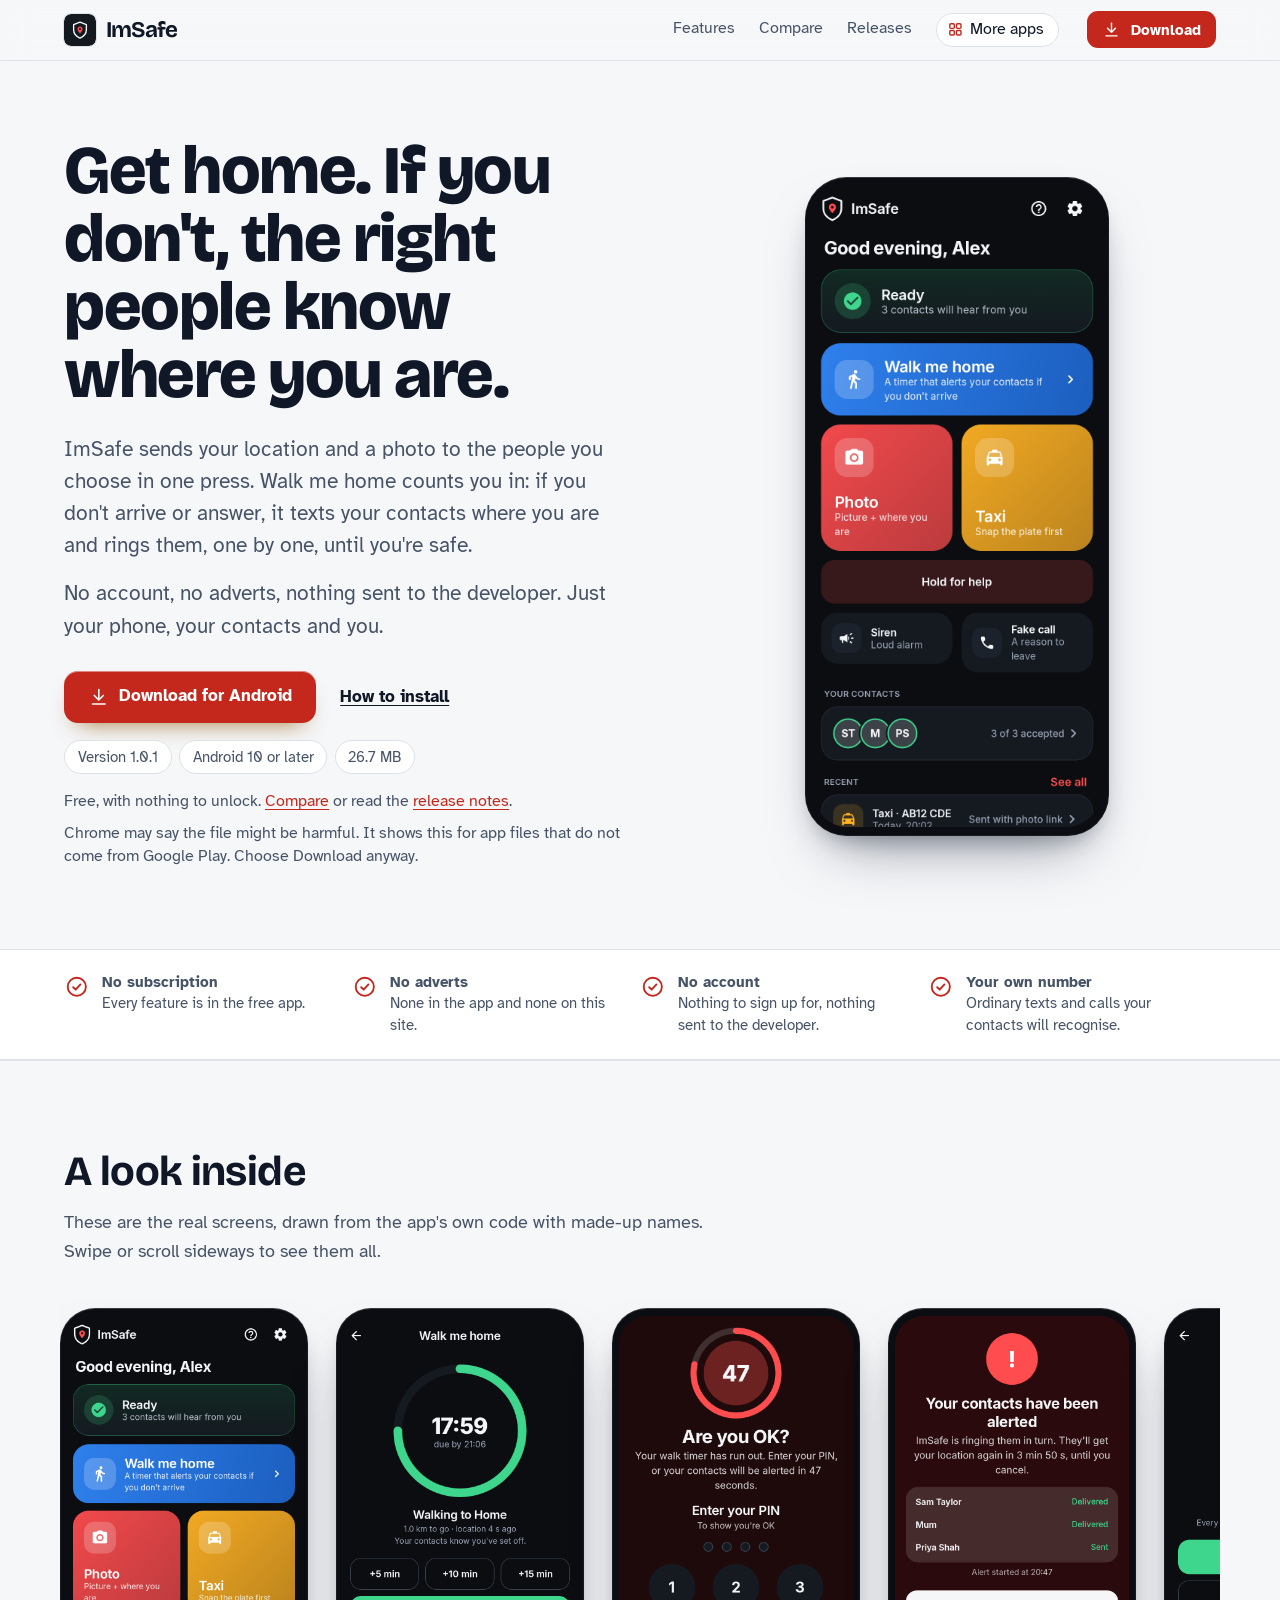
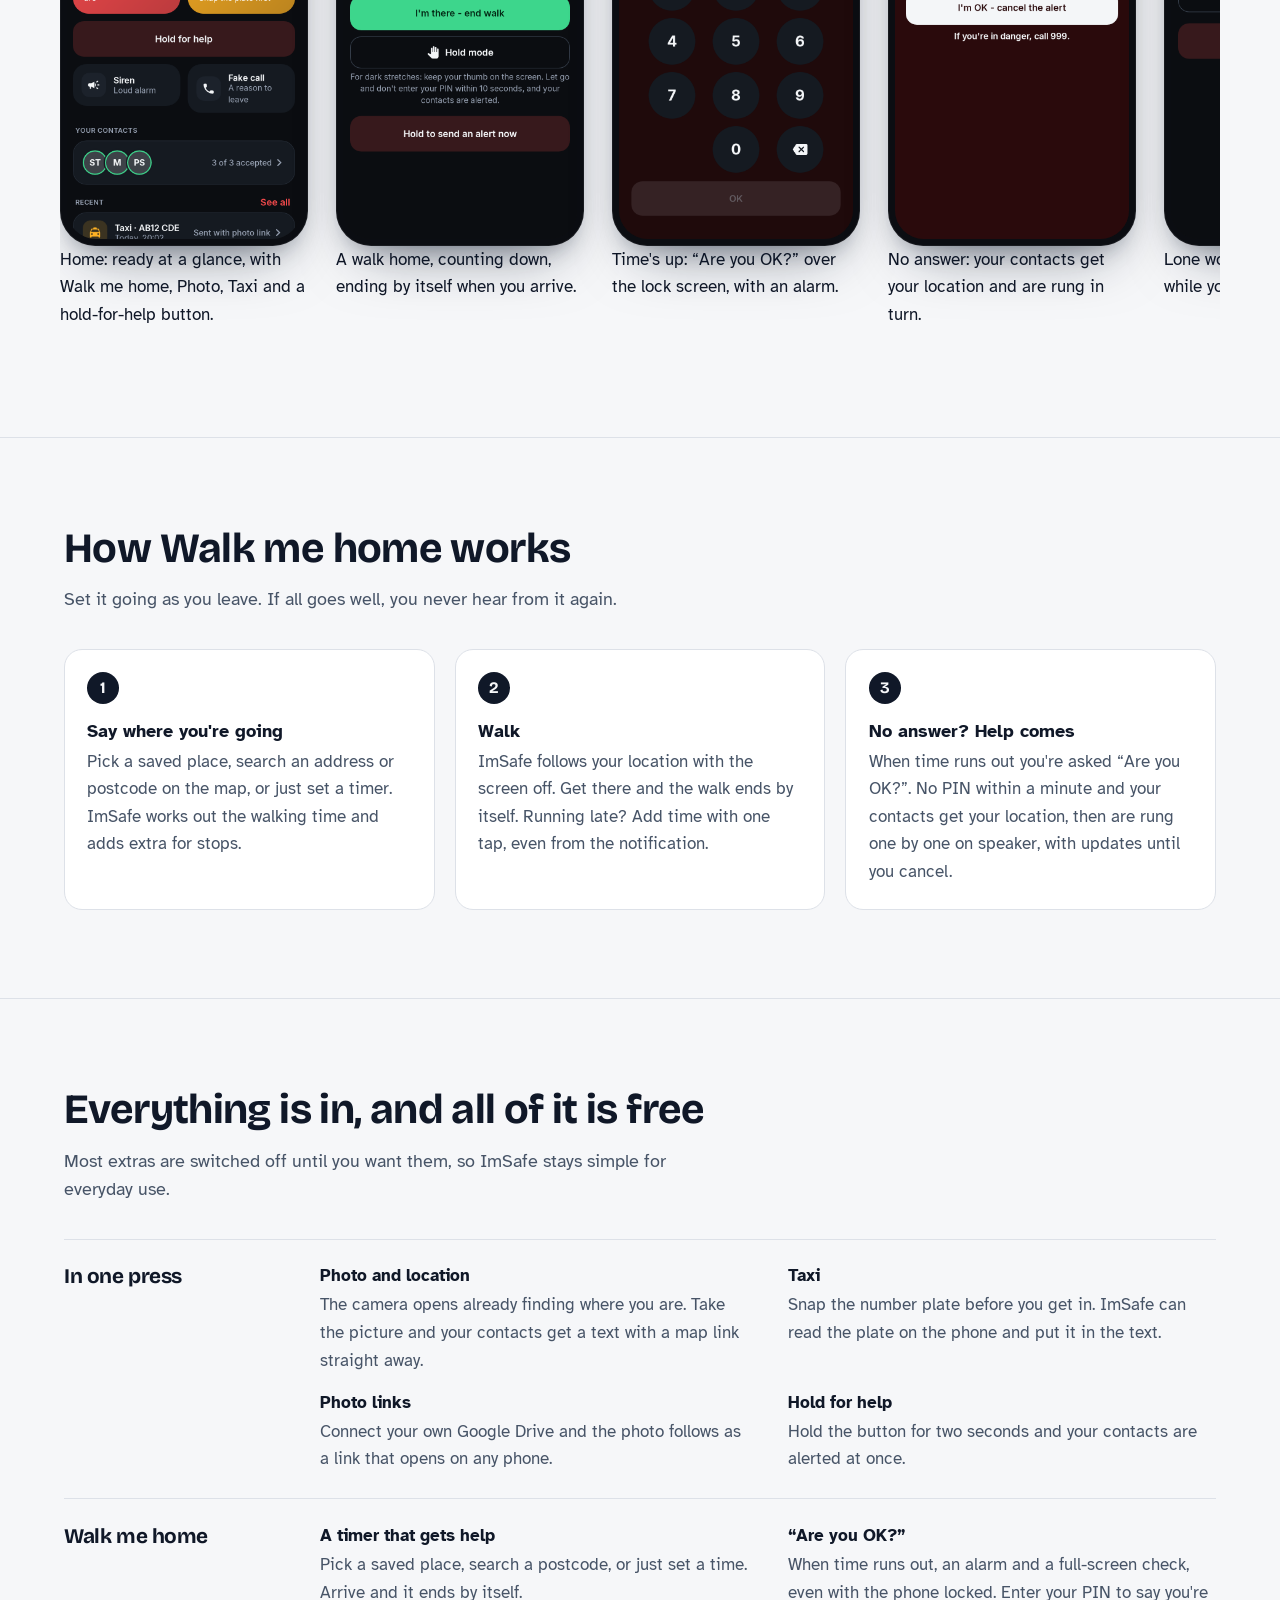
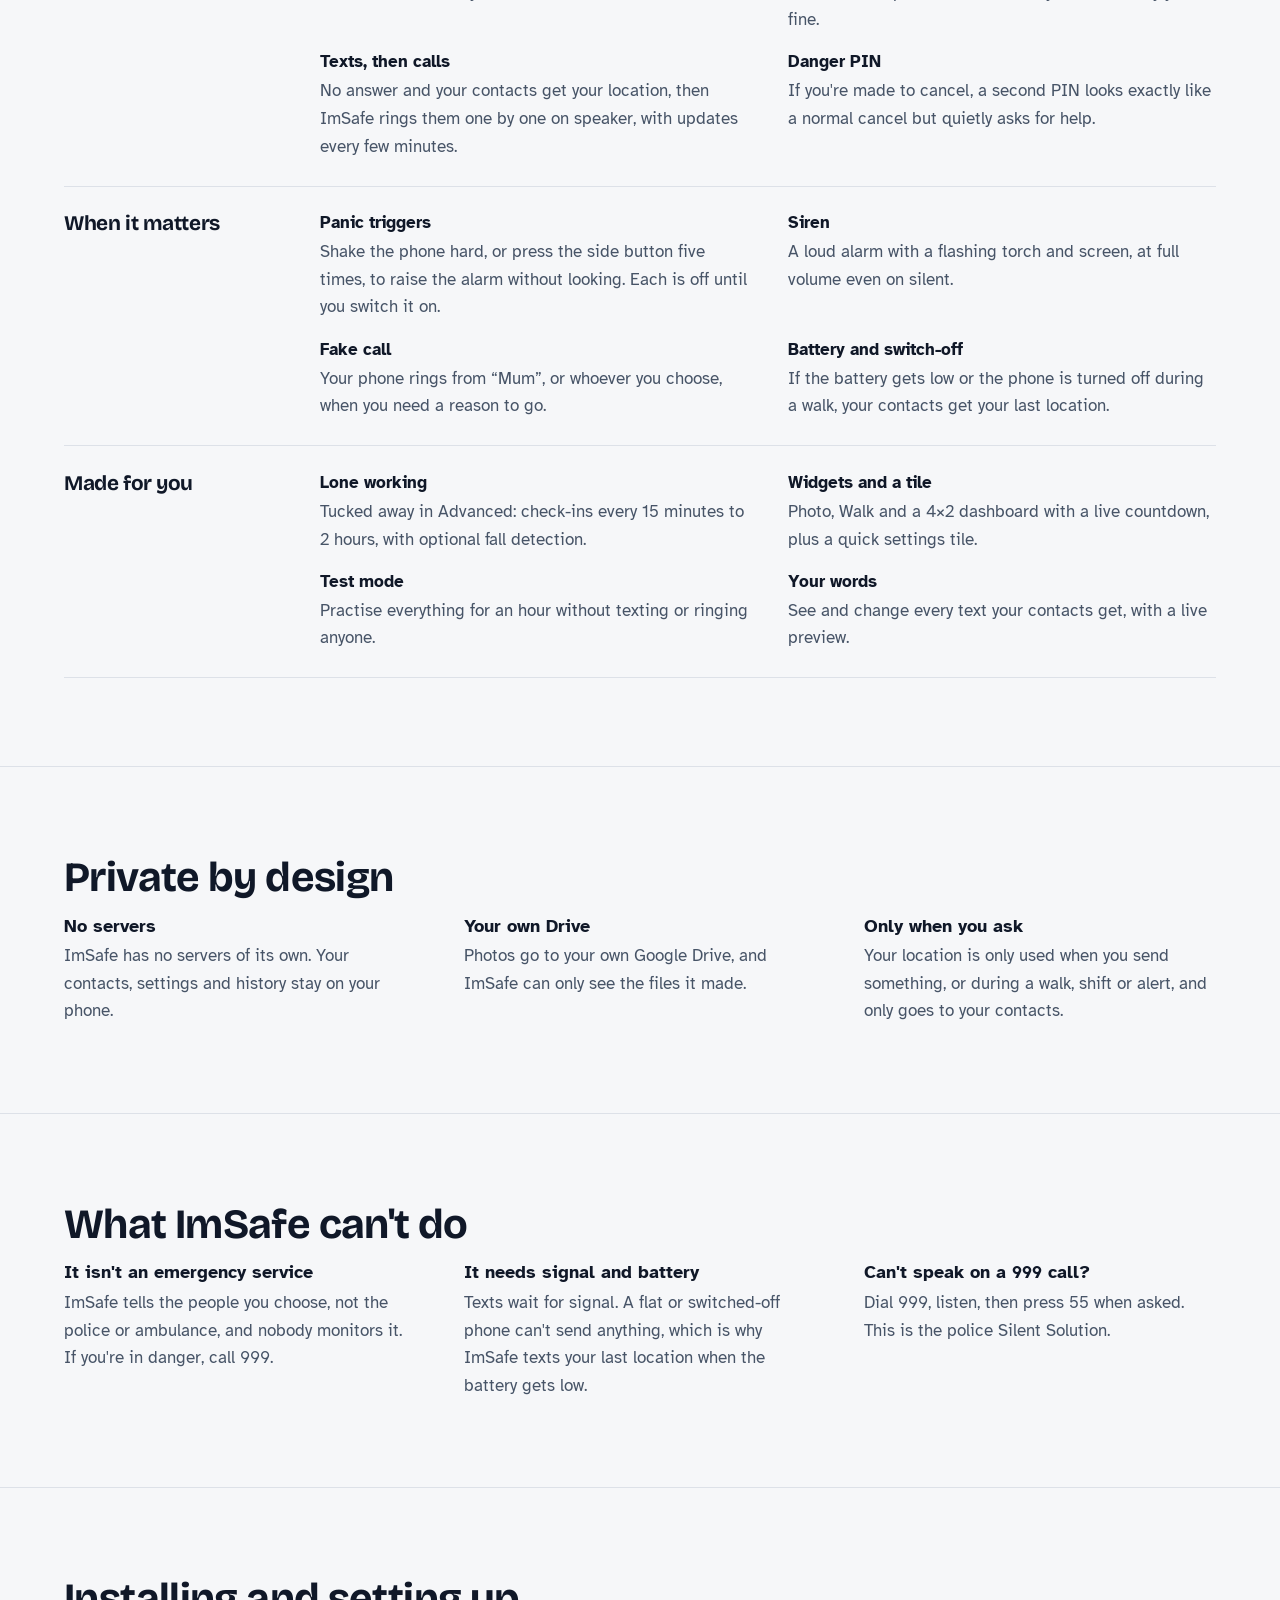
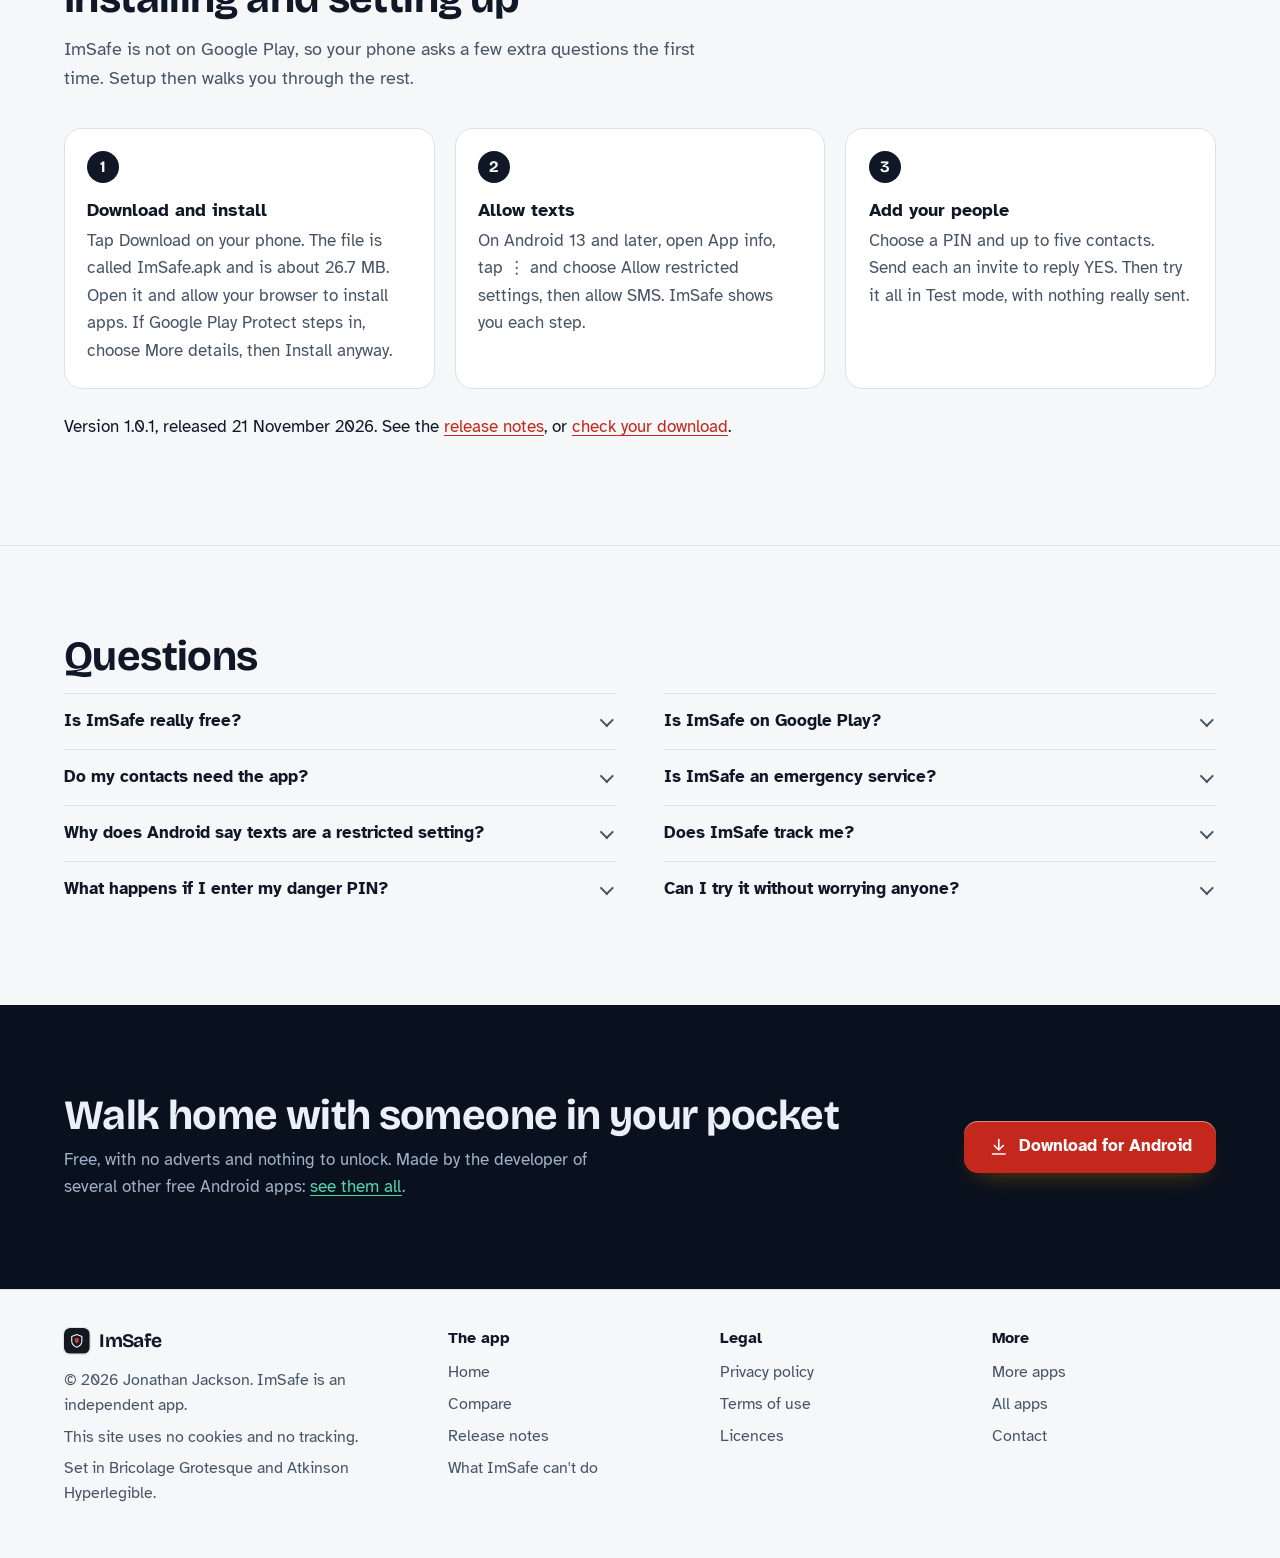
<file: index.html>
<!DOCTYPE html>
<html lang="en-GB">
<head>
<meta charset="utf-8">
<meta name="viewport" content="width=device-width, initial-scale=1">
<title>ImSafe: a free personal safety app that walks you home</title>
<meta name="description" content="ImSafe is a free Android personal safety app. Send your location and a photo to the people you choose in one press, and walk home with a timer that texts and rings them if you don&#x27;t arrive. No account, no adverts, no tracking.">
<meta name="author" content="Jonathan Jackson">
<link rel="canonical" href="https://customgpter.github.io/imsafe/">
<meta name="theme-color" content="#f6f7f9" media="(prefers-color-scheme: light)">
<meta name="theme-color" content="#0b0d11" media="(prefers-color-scheme: dark)">
<meta property="og:type" content="website">
<meta property="og:site_name" content="ImSafe">
<meta property="og:title" content="ImSafe: a free personal safety app that walks you home">
<meta property="og:description" content="ImSafe is a free Android personal safety app. Send your location and a photo to the people you choose in one press, and walk home with a timer that texts and rings them if you don&#x27;t arrive. No account, no adverts, no tracking.">
<meta property="og:url" content="https://customgpter.github.io/imsafe/">
<meta property="og:image" content="https://customgpter.github.io/imsafe/assets/og.png">
<meta property="og:image:width" content="1200">
<meta property="og:image:height" content="630">
<meta property="og:image:alt" content="ImSafe&#x27;s home screen with Walk me home, Photo and Taxi">
<meta property="og:locale" content="en_GB">
<meta name="twitter:card" content="summary_large_image">
<link rel="icon" href="./assets/favicon.svg" type="image/svg+xml">
<link rel="apple-touch-icon" href="./assets/apple-touch-icon.png">
<link rel="preload" href="./assets/fonts/bricolage-grotesque-latin.woff2" as="font" type="font/woff2" crossorigin>
<link rel="preload" href="./assets/fonts/atkinson-hyperlegible-latin-400-normal.woff2" as="font" type="font/woff2" crossorigin>
<link rel="stylesheet" href="./assets/site.css?v=1">
<link rel="stylesheet" href="./assets/house.css?v=1">
<link rel="stylesheet" href="./assets/apps-list.css?v=1">
<script src="./assets/apps-list.js?v=1" defer></script>
<script type="application/ld+json">{"@context": "https://schema.org", "@type": "SoftwareApplication", "name": "ImSafe", "url": "https://customgpter.github.io/imsafe/", "description": "ImSafe is a free Android personal safety app. Send your location and a photo to the people you choose in one press, and walk home with a timer that texts and rings them if you don't arrive. No account, no adverts, no tracking.", "applicationCategory": "LifestyleApplication", "operatingSystem": "Android 10 or later", "softwareVersion": "1.0.1", "downloadUrl": "https://github.com/CustomGPTer/imsafe/releases/latest/download/ImSafe.apk", "releaseNotes": "https://customgpter.github.io/imsafe/releases.html", "offers": {"@type": "Offer", "price": "0", "priceCurrency": "GBP"}, "inLanguage": "en-GB", "image": "https://customgpter.github.io/imsafe/assets/og.png", "featureList": ["Photo and location", "Taxi", "Photo links", "Hold for help", "A timer that gets help", "“Are you OK?”", "Texts, then calls", "Danger PIN", "Panic triggers", "Siren", "Fake call", "Battery and switch-off", "Lone working", "Widgets and a tile", "Test mode", "Your words"], "author": {"@type": "Person", "name": "Jonathan Jackson"}}</script>
<script type="application/ld+json">{"@context": "https://schema.org", "@type": "FAQPage", "mainEntity": [{"@type": "Question", "name": "Is ImSafe really free?", "acceptedAnswer": {"@type": "Answer", "text": "Yes. There is no paid version, no subscription and no adverts. Texts and calls are ordinary ones from your own phone, so they're charged at your normal rate, and most UK plans include unlimited texts."}}, {"@type": "Question", "name": "Is ImSafe on Google Play?", "acceptedAnswer": {"@type": "Answer", "text": "No. ImSafe is a personal project and is downloaded from this site as an Android app file. It needs Android 10 or later."}}, {"@type": "Question", "name": "Do my contacts need the app?", "acceptedAnswer": {"@type": "Answer", "text": "No. They get ordinary text messages and phone calls. When you add someone, ImSafe shows you an invite to send, asking them to reply YES. Until they do they still get your messages, and Home reminds you."}}, {"@type": "Question", "name": "Is ImSafe an emergency service?", "acceptedAnswer": {"@type": "Answer", "text": "No. ImSafe tells the people you choose. It doesn't contact the police or ambulance, and nobody watches your alerts. If you're in danger, call 999. If you can't speak, call 999, listen, then press 55 when asked."}}, {"@type": "Question", "name": "Why does Android say texts are a restricted setting?", "acceptedAnswer": {"@type": "Answer", "text": "On Android 13 and later, apps installed from outside Google Play have to be allowed to send texts by hand. ImSafe shows you exactly where: App info, then the ⋮ menu, then Allow restricted settings. It only takes a moment, once."}}, {"@type": "Question", "name": "Does ImSafe track me?", "acceptedAnswer": {"@type": "Answer", "text": "Only while you ask it to: when you send something, and during a walk, a shift or an alert. Your location goes only to your own contacts, never to the developer. The detail is in the privacy policy."}}, {"@type": "Question", "name": "What happens if I enter my danger PIN?", "acceptedAnswer": {"@type": "Answer", "text": "The screen looks exactly as if you'd entered your normal PIN, and the history shows it the same way. Your contacts get a hidden alert with your location every few minutes for half an hour. Their phones aren't rung, so nothing gives you away."}}, {"@type": "Question", "name": "Can I try it without worrying anyone?", "acceptedAnswer": {"@type": "Answer", "text": "Yes. Turn on Test mode in Settings. For an hour, ImSafe goes through every step and shows what would be sent, but no texts go and nobody is rung."}}]}</script>
</head>
<body>
<a class="skip" href="#main">Skip to content</a>
<header class="masthead">
<div class="wrap">
<a class="brand" href="./" aria-label="ImSafe home"><svg viewBox="0 0 108 108" aria-hidden="true"><rect width="108" height="108" rx="24" fill="#14181f"/><path d="M54,27.5 L75.5,35.8 L75.5,53.5 C75.5,66.8 66.6,76.3 54,81.5 C41.4,76.3 32.5,66.8 32.5,53.5 L32.5,35.8 Z" fill="none" stroke="#f4f6f8" stroke-width="4.6" stroke-linejoin="round"/><path d="M54,65 C54,65 45.5,57.2 45.5,50.5 C45.5,45.8 49.3,42 54,42 C58.7,42 62.5,45.8 62.5,50.5 C62.5,57.2 54,65 54,65 Z M54,47.2 C55.8,47.2 57.3,48.7 57.3,50.5 C57.3,52.3 55.8,53.8 54,53.8 C52.2,53.8 50.7,52.3 50.7,50.5 C50.7,48.7 52.2,47.2 54,47.2 Z" fill="#ff4d4f" fill-rule="evenodd"/></svg><span>ImSafe</span></a>
<nav aria-label="Main"><ul><li><a href="./#features">Features</a></li><li><a href="./compare.html">Compare</a></li><li><a href="./releases.html">Releases</a></li><li><a class="more-apps" href="./more-apps.html"><svg class="ico" viewBox="0 0 24 24" aria-hidden="true"><rect x="4" y="4" width="6.5" height="6.5" rx="1.6"/><rect x="13.5" y="4" width="6.5" height="6.5" rx="1.6"/><rect x="4" y="13.5" width="6.5" height="6.5" rx="1.6"/><rect x="13.5" y="13.5" width="6.5" height="6.5" rx="1.6"/></svg>More apps</a></li></ul></nav>
<a class="button small" href="https://github.com/CustomGPTer/imsafe/releases/latest/download/ImSafe.apk"><svg class="ico" viewBox="0 0 24 24" aria-hidden="true"><path d="M12 4v11"/><path d="M7 10.5l5 5 5-5"/><path d="M5 20h14"/></svg>Download</a>
</div>
</header>
<main id="main">
<div class="hero">
<div class="wrap hero-grid">
<div class="hero-copy">
<h1>Get home. If you don&#x27;t, the right people know where you are.</h1>
<p class="lede">ImSafe sends your location and a photo to the people you choose in one press. Walk me home counts you in: if you don&#x27;t arrive or answer, it texts your contacts where you are and rings them, one by one, until you&#x27;re safe.</p><p class="lede">No account, no adverts, nothing sent to the developer. Just your phone, your contacts and you.</p>
<p class="get" id="download"><a class="button" href="https://github.com/CustomGPTer/imsafe/releases/latest/download/ImSafe.apk"><svg class="ico" viewBox="0 0 24 24" aria-hidden="true"><path d="M12 4v11"/><path d="M7 10.5l5 5 5-5"/><path d="M5 20h14"/></svg>Download for Android</a><a class="aside" href="#install">How to install</a></p>
<ul class="pills"><li>Version 1.0.1</li><li>Android 10 or later</li><li>26.7 MB</li></ul>
<p class="facts">Free, with nothing to unlock. <a href="compare.html">Compare</a> or read the <a href="releases.html">release notes</a>.</p>
<p class="facts">Chrome may say the file might be harmful. It shows this for app files that do not come from Google Play. Choose Download anyway.</p>
</div>
<div class="hero-phone"><div class="phone"><img src="./assets/screens/home.png" alt="Home: ready at a glance, with Walk me home, Photo, Taxi and a hold-for-help button." width="393" height="852" fetchpriority="high"></div></div>
</div>
</div>

<section class="promises" aria-label="In short">
<div class="wrap"><ul><li><svg class="ico" viewBox="0 0 24 24" aria-hidden="true"><circle cx="12" cy="12" r="8.5"/><path d="M8.6 12.4l2.3 2.3 4.5-4.9"/></svg><span><b>No subscription</b><span>Every feature is in the free app.</span></span></li><li><svg class="ico" viewBox="0 0 24 24" aria-hidden="true"><circle cx="12" cy="12" r="8.5"/><path d="M8.6 12.4l2.3 2.3 4.5-4.9"/></svg><span><b>No adverts</b><span>None in the app and none on this site.</span></span></li><li><svg class="ico" viewBox="0 0 24 24" aria-hidden="true"><circle cx="12" cy="12" r="8.5"/><path d="M8.6 12.4l2.3 2.3 4.5-4.9"/></svg><span><b>No account</b><span>Nothing to sign up for, nothing sent to the developer.</span></span></li><li><svg class="ico" viewBox="0 0 24 24" aria-hidden="true"><circle cx="12" cy="12" r="8.5"/><path d="M8.6 12.4l2.3 2.3 4.5-4.9"/></svg><span><b>Your own number</b><span>Ordinary texts and calls your contacts will recognise.</span></span></li></ul></div>
</section>

<section id="screens" aria-labelledby="screens-h">
<div class="wrap">
<h2 id="screens-h">A look inside</h2>
<p class="intro">These are the real screens, drawn from the app&#x27;s own code with made-up names. Swipe or scroll sideways to see them all.</p>
<div class="gallery" tabindex="0" role="region" aria-label="Screens from ImSafe"><figure class="shot"><div class="phone"><img src="./assets/screens/home.png" alt="Home: ready at a glance, with Walk me home, Photo, Taxi and a hold-for-help button." width="393" height="852" loading="eager" decoding="async"></div><figcaption>Home: ready at a glance, with Walk me home, Photo, Taxi and a hold-for-help button.</figcaption></figure><figure class="shot"><div class="phone"><img src="./assets/screens/walk.png" alt="A walk home, counting down, ending by itself when you arrive." width="393" height="852" loading="eager" decoding="async"></div><figcaption>A walk home, counting down, ending by itself when you arrive.</figcaption></figure><figure class="shot"><div class="phone"><img src="./assets/screens/check.png" alt="Time&#x27;s up: “Are you OK?” over the lock screen, with an alarm." width="393" height="852" loading="eager" decoding="async"></div><figcaption>Time&#x27;s up: “Are you OK?” over the lock screen, with an alarm.</figcaption></figure><figure class="shot"><div class="phone"><img src="./assets/screens/alert.png" alt="No answer: your contacts get your location and are rung in turn." width="393" height="852" loading="eager" decoding="async"></div><figcaption>No answer: your contacts get your location and are rung in turn.</figcaption></figure><figure class="shot"><div class="phone"><img src="./assets/screens/shift.png" alt="Lone working: regular check-ins while you work alone." width="393" height="852" loading="eager" decoding="async"></div><figcaption>Lone working: regular check-ins while you work alone.</figcaption></figure><figure class="shot"><div class="phone"><img src="./assets/screens/fake-call.png" alt="A fake call from the name you choose, to give you a reason to leave." width="393" height="852" loading="eager" decoding="async"></div><figcaption>A fake call from the name you choose, to give you a reason to leave.</figcaption></figure><figure class="shot"><div class="phone"><img src="./assets/screens/settings.png" alt="Every extra is in Settings, and switched off until you want it." width="393" height="852" loading="eager" decoding="async"></div><figcaption>Every extra is in Settings, and switched off until you want it.</figcaption></figure></div>
</div>
</section>

<section id="how" aria-labelledby="how-h">
<div class="wrap">
<h2 id="how-h">How Walk me home works</h2>
<p class="intro">Set it going as you leave. If all goes well, you never hear from it again.</p>
<ol class="steps"><li><h3>Say where you&#x27;re going</h3><p>Pick a saved place, search an address or postcode on the map, or just set a timer. ImSafe works out the walking time and adds extra for stops.</p></li><li><h3>Walk</h3><p>ImSafe follows your location with the screen off. Get there and the walk ends by itself. Running late? Add time with one tap, even from the notification.</p></li><li><h3>No answer? Help comes</h3><p>When time runs out you&#x27;re asked &#x201c;Are you OK?&#x201d;. No PIN within a minute and your contacts get your location, then are rung one by one on speaker, with updates until you cancel.</p></li></ol>
</div>
</section>

<section id="features" aria-labelledby="features-h">
<div class="wrap">
<h2 id="features-h">Everything is in, and all of it is free</h2>
<p class="intro">Most extras are switched off until you want them, so ImSafe stays simple for everyday use.</p>
<div class="groups"><div class="group"><h3>In one press</h3><dl><div><dt>Photo and location</dt><dd>The camera opens already finding where you are. Take the picture and your contacts get a text with a map link straight away.</dd></div><div><dt>Taxi</dt><dd>Snap the number plate before you get in. ImSafe can read the plate on the phone and put it in the text.</dd></div><div><dt>Photo links</dt><dd>Connect your own Google Drive and the photo follows as a link that opens on any phone.</dd></div><div><dt>Hold for help</dt><dd>Hold the button for two seconds and your contacts are alerted at once.</dd></div></dl></div><div class="group"><h3>Walk me home</h3><dl><div><dt>A timer that gets help</dt><dd>Pick a saved place, search a postcode, or just set a time. Arrive and it ends by itself.</dd></div><div><dt>“Are you OK?”</dt><dd>When time runs out, an alarm and a full-screen check, even with the phone locked. Enter your PIN to say you&#x27;re fine.</dd></div><div><dt>Texts, then calls</dt><dd>No answer and your contacts get your location, then ImSafe rings them one by one on speaker, with updates every few minutes.</dd></div><div><dt>Danger PIN</dt><dd>If you&#x27;re made to cancel, a second PIN looks exactly like a normal cancel but quietly asks for help.</dd></div></dl></div><div class="group"><h3>When it matters</h3><dl><div><dt>Panic triggers</dt><dd>Shake the phone hard, or press the side button five times, to raise the alarm without looking. Each is off until you switch it on.</dd></div><div><dt>Siren</dt><dd>A loud alarm with a flashing torch and screen, at full volume even on silent.</dd></div><div><dt>Fake call</dt><dd>Your phone rings from “Mum”, or whoever you choose, when you need a reason to go.</dd></div><div><dt>Battery and switch-off</dt><dd>If the battery gets low or the phone is turned off during a walk, your contacts get your last location.</dd></div></dl></div><div class="group"><h3>Made for you</h3><dl><div><dt>Lone working</dt><dd>Tucked away in Advanced: check-ins every 15 minutes to 2 hours, with optional fall detection.</dd></div><div><dt>Widgets and a tile</dt><dd>Photo, Walk and a 4×2 dashboard with a live countdown, plus a quick settings tile.</dd></div><div><dt>Test mode</dt><dd>Practise everything for an hour without texting or ringing anyone.</dd></div><div><dt>Your words</dt><dd>See and change every text your contacts get, with a live preview.</dd></div></dl></div></div>
</div>
</section>

<section id="privacy" aria-labelledby="privacy-h">
<div class="wrap">
<h2 id="privacy-h">Private by design</h2>
<ul class="plain"><li><h3>No servers</h3><p>ImSafe has no servers of its own. Your contacts, settings and history stay on your phone.</p></li><li><h3>Your own Drive</h3><p>Photos go to your own Google Drive, and ImSafe can only see the files it made.</p></li><li><h3>Only when you ask</h3><p>Your location is only used when you send something, or during a walk, shift or alert, and only goes to your contacts.</p></li></ul>
</div>
</section>

<section id="safety" aria-labelledby="safety-h">
<div class="wrap">
<h2 id="safety-h">What ImSafe can&#x27;t do</h2>
<ul class="plain"><li><h3>It isn&#x27;t an emergency service</h3><p>ImSafe tells the people you choose, not the police or ambulance, and nobody monitors it. If you&#x27;re in danger, call 999.</p></li><li><h3>It needs signal and battery</h3><p>Texts wait for signal. A flat or switched-off phone can&#x27;t send anything, which is why ImSafe texts your last location when the battery gets low.</p></li><li><h3>Can&#x27;t speak on a 999 call?</h3><p>Dial 999, listen, then press 55 when asked. This is the police Silent Solution.</p></li></ul>
</div>
</section>

<section id="install" aria-labelledby="install-h">
<div class="wrap">
<h2 id="install-h">Installing and setting up</h2>
<p class="intro">ImSafe is not on Google Play, so your phone asks a few extra questions the first time. Setup then walks you through the rest.</p>
<ol class="steps"><li><h3>Download and install</h3><p>Tap Download on your phone. The file is called ImSafe.apk and is about 26.7 MB. Open it and allow your browser to install apps. If Google Play Protect steps in, choose More details, then Install anyway.</p></li><li><h3>Allow texts</h3><p>On Android 13 and later, open App info, tap &#x22ee; and choose Allow restricted settings, then allow SMS. ImSafe shows you each step.</p></li><li><h3>Add your people</h3><p>Choose a PIN and up to five contacts. Send each an invite to reply YES. Then try it all in Test mode, with nothing really sent.</p></li></ol>
<p class="after-table">Version 1.0.1, released 21 November 2026. See the <a href="releases.html">release notes</a>, or <a href="releases.html#checking">check your download</a>.</p>
</div>
</section>

<section id="questions" aria-labelledby="questions-h">
<div class="wrap">
<h2 id="questions-h">Questions</h2>
<div class="faq"><details><summary>Is ImSafe really free?</summary><p>Yes. There is no paid version, no subscription and no adverts. Texts and calls are ordinary ones from your own phone, so they're charged at your normal rate, and most UK plans include unlimited texts.</p></details><details><summary>Is ImSafe on Google Play?</summary><p>No. ImSafe is a personal project and is downloaded from this site as an Android app file. It needs Android 10 or later.</p></details><details><summary>Do my contacts need the app?</summary><p>No. They get ordinary text messages and phone calls. When you add someone, ImSafe shows you an invite to send, asking them to reply YES. Until they do they still get your messages, and Home reminds you.</p></details><details><summary>Is ImSafe an emergency service?</summary><p>No. ImSafe tells the people you choose. It doesn't contact the police or ambulance, and nobody watches your alerts. If you're in danger, call 999. If you can't speak, call 999, listen, then press 55 when asked.</p></details><details><summary>Why does Android say texts are a restricted setting?</summary><p>On Android 13 and later, apps installed from outside Google Play have to be allowed to send texts by hand. ImSafe shows you exactly where: App info, then the ⋮ menu, then Allow restricted settings. It only takes a moment, once.</p></details><details><summary>Does ImSafe track me?</summary><p>Only while you ask it to: when you send something, and during a walk, a shift or an alert. Your location goes only to your own contacts, never to the developer. The detail is in the <a href="privacy.html">privacy policy</a>.</p></details><details><summary>What happens if I enter my danger PIN?</summary><p>The screen looks exactly as if you'd entered your normal PIN, and the history shows it the same way. Your contacts get a hidden alert with your location every few minutes for half an hour. Their phones aren't rung, so nothing gives you away.</p></details><details><summary>Can I try it without worrying anyone?</summary><p>Yes. Turn on Test mode in Settings. For an hour, ImSafe goes through every step and shows what would be sent, but no texts go and nobody is rung.</p></details></div>
</div>
</section>

<section class="closing" aria-labelledby="closing-h">
<div class="wrap">
<div><h2 id="closing-h">Walk home with someone in your pocket</h2><p>Free, with no adverts and nothing to unlock. Made by the developer of several other free Android apps: <a href="more-apps.html">see them all</a>.</p></div>
<a class="button" href="https://github.com/CustomGPTer/imsafe/releases/latest/download/ImSafe.apk"><svg class="ico" viewBox="0 0 24 24" aria-hidden="true"><path d="M12 4v11"/><path d="M7 10.5l5 5 5-5"/><path d="M5 20h14"/></svg>Download for Android</a>
</div>
</section>
</main>
<footer class="colophon">
<div class="wrap">
<div>
<a class="brand" href="./" aria-label="ImSafe home"><svg viewBox="0 0 108 108" aria-hidden="true"><rect width="108" height="108" rx="24" fill="#14181f"/><path d="M54,27.5 L75.5,35.8 L75.5,53.5 C75.5,66.8 66.6,76.3 54,81.5 C41.4,76.3 32.5,66.8 32.5,53.5 L32.5,35.8 Z" fill="none" stroke="#f4f6f8" stroke-width="4.6" stroke-linejoin="round"/><path d="M54,65 C54,65 45.5,57.2 45.5,50.5 C45.5,45.8 49.3,42 54,42 C58.7,42 62.5,45.8 62.5,50.5 C62.5,57.2 54,65 54,65 Z M54,47.2 C55.8,47.2 57.3,48.7 57.3,50.5 C57.3,52.3 55.8,53.8 54,53.8 C52.2,53.8 50.7,52.3 50.7,50.5 C50.7,48.7 52.2,47.2 54,47.2 Z" fill="#ff4d4f" fill-rule="evenodd"/></svg><span>ImSafe</span></a>
<p>&copy; 2026 Jonathan Jackson. ImSafe is an independent app.</p>
<p>This site uses no cookies and no tracking.</p>
<p>Set in Bricolage Grotesque and Atkinson Hyperlegible.</p>
</div>
<nav aria-label="The app"><h2>The app</h2><ul>
<li><a href="./">Home</a></li>
<li><a href="./compare.html">Compare</a></li>
<li><a href="./releases.html">Release notes</a></li>
<li><a href="./#safety">What ImSafe can&#x27;t do</a></li>
</ul></nav>
<nav aria-label="Legal"><h2>Legal</h2><ul>
<li><a href="./privacy.html">Privacy policy</a></li>
<li><a href="./terms.html">Terms of use</a></li>
<li><a href="./licences.html">Licences</a></li>
</ul></nav>
<nav aria-label="More"><h2>More</h2><ul>
<li><a href="./more-apps.html">More apps</a></li>
<li><a href="https://customgpter.github.io/">All apps</a></li>
<li><a href="https://github.com/CustomGPTer/imsafe/issues">Contact</a></li>
</ul></nav>
</div>
</footer>
</body>
</html>
</file>
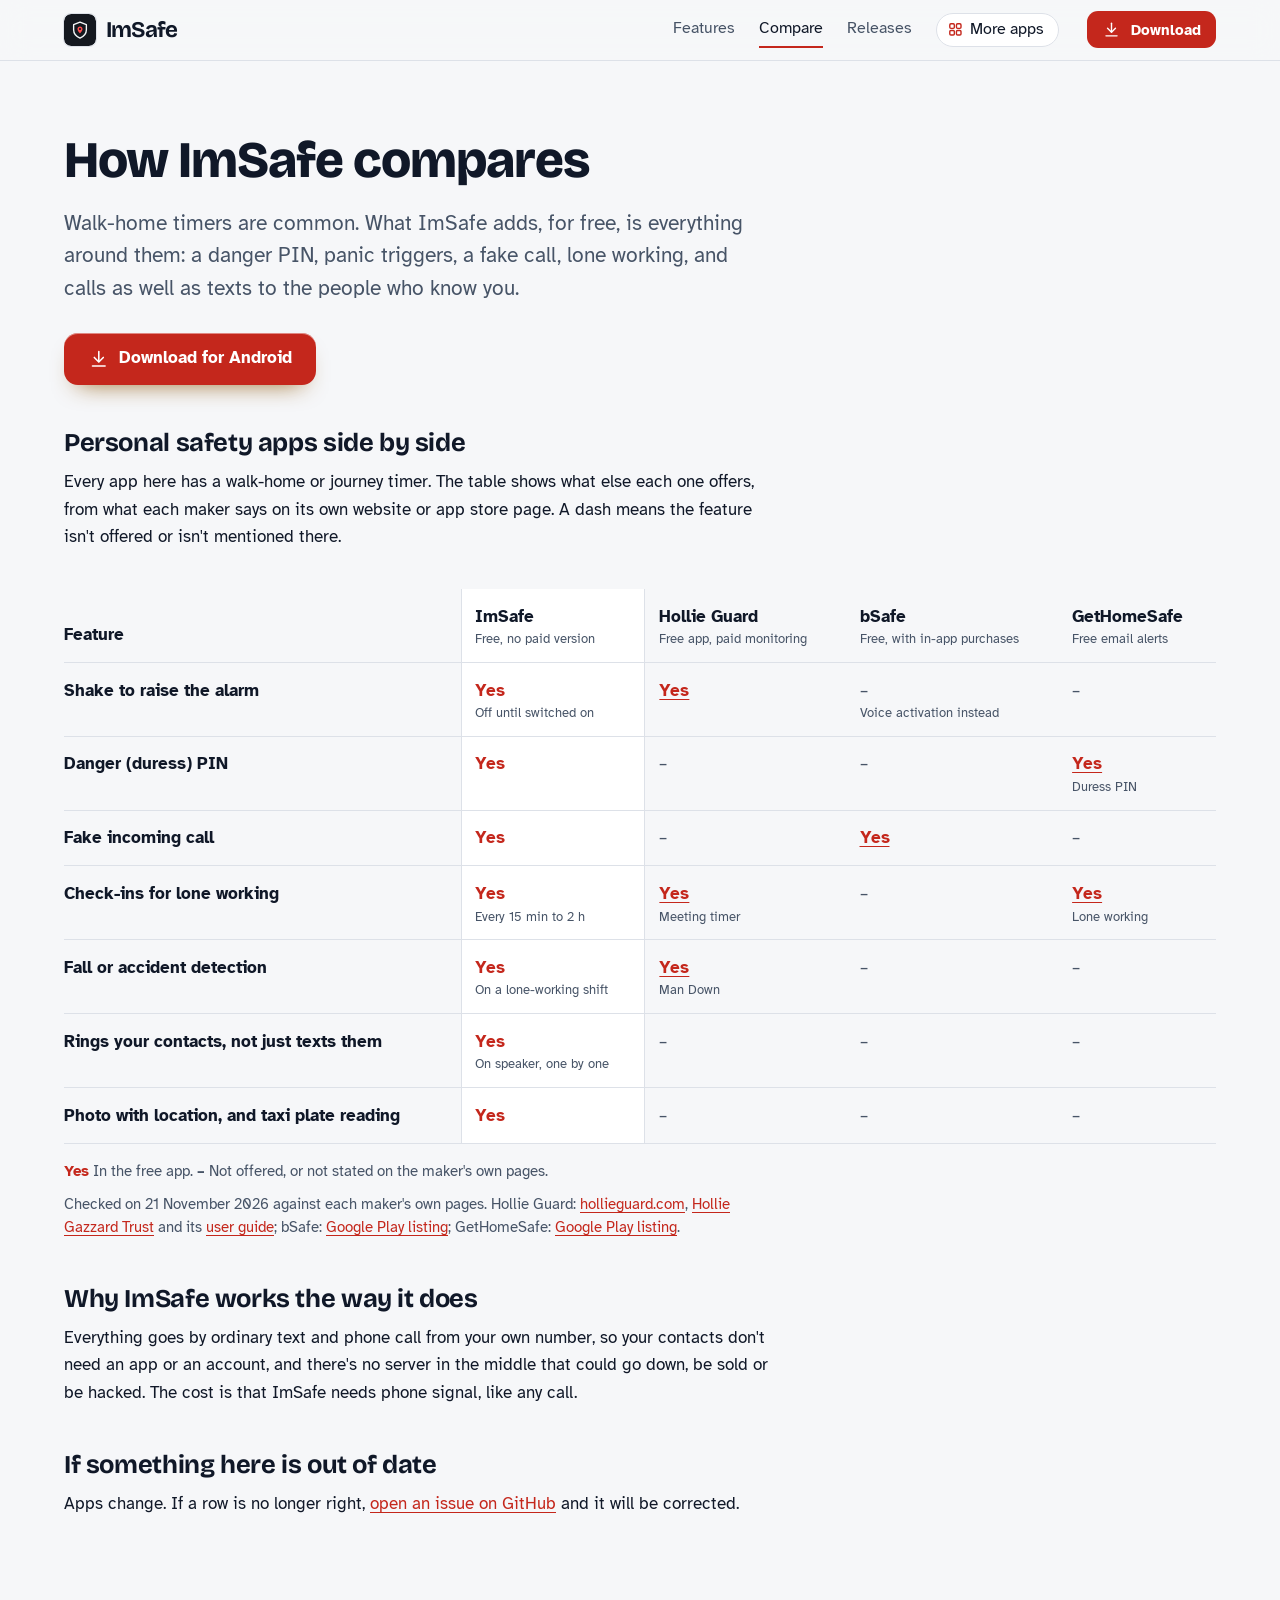
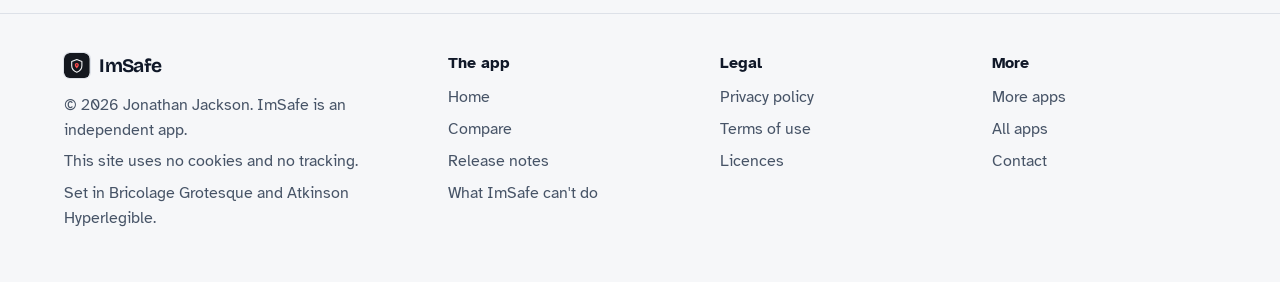
<file: compare.html>
<!DOCTYPE html>
<html lang="en-GB">
<head>
<meta charset="utf-8">
<meta name="viewport" content="width=device-width, initial-scale=1">
<title>Compare ImSafe with other personal safety apps</title>
<meta name="description" content="How ImSafe compares with Hollie Guard, bSafe and GetHomeSafe, from each maker&#x27;s own pages.">
<meta name="author" content="Jonathan Jackson">
<link rel="canonical" href="https://customgpter.github.io/imsafe/compare.html">
<meta name="theme-color" content="#f6f7f9" media="(prefers-color-scheme: light)">
<meta name="theme-color" content="#0b0d11" media="(prefers-color-scheme: dark)">
<meta property="og:type" content="website">
<meta property="og:site_name" content="ImSafe">
<meta property="og:title" content="Compare ImSafe with other personal safety apps">
<meta property="og:description" content="How ImSafe compares with Hollie Guard, bSafe and GetHomeSafe, from each maker&#x27;s own pages.">
<meta property="og:url" content="https://customgpter.github.io/imsafe/compare.html">
<meta property="og:image" content="https://customgpter.github.io/imsafe/assets/og.png">
<meta property="og:image:width" content="1200">
<meta property="og:image:height" content="630">
<meta property="og:image:alt" content="ImSafe&#x27;s home screen with Walk me home, Photo and Taxi">
<meta property="og:locale" content="en_GB">
<meta name="twitter:card" content="summary_large_image">
<link rel="icon" href="./assets/favicon.svg" type="image/svg+xml">
<link rel="apple-touch-icon" href="./assets/apple-touch-icon.png">
<link rel="preload" href="./assets/fonts/bricolage-grotesque-latin.woff2" as="font" type="font/woff2" crossorigin>
<link rel="preload" href="./assets/fonts/atkinson-hyperlegible-latin-400-normal.woff2" as="font" type="font/woff2" crossorigin>
<link rel="stylesheet" href="./assets/site.css?v=1">
<link rel="stylesheet" href="./assets/house.css?v=1">
<link rel="stylesheet" href="./assets/apps-list.css?v=1">
<script src="./assets/apps-list.js?v=1" defer></script>
</head>
<body>
<a class="skip" href="#main">Skip to content</a>
<header class="masthead">
<div class="wrap">
<a class="brand" href="./" aria-label="ImSafe home"><svg viewBox="0 0 108 108" aria-hidden="true"><rect width="108" height="108" rx="24" fill="#14181f"/><path d="M54,27.5 L75.5,35.8 L75.5,53.5 C75.5,66.8 66.6,76.3 54,81.5 C41.4,76.3 32.5,66.8 32.5,53.5 L32.5,35.8 Z" fill="none" stroke="#f4f6f8" stroke-width="4.6" stroke-linejoin="round"/><path d="M54,65 C54,65 45.5,57.2 45.5,50.5 C45.5,45.8 49.3,42 54,42 C58.7,42 62.5,45.8 62.5,50.5 C62.5,57.2 54,65 54,65 Z M54,47.2 C55.8,47.2 57.3,48.7 57.3,50.5 C57.3,52.3 55.8,53.8 54,53.8 C52.2,53.8 50.7,52.3 50.7,50.5 C50.7,48.7 52.2,47.2 54,47.2 Z" fill="#ff4d4f" fill-rule="evenodd"/></svg><span>ImSafe</span></a>
<nav aria-label="Main"><ul><li><a href="./#features">Features</a></li><li><a href="./compare.html" aria-current="page">Compare</a></li><li><a href="./releases.html">Releases</a></li><li><a class="more-apps" href="./more-apps.html"><svg class="ico" viewBox="0 0 24 24" aria-hidden="true"><rect x="4" y="4" width="6.5" height="6.5" rx="1.6"/><rect x="13.5" y="4" width="6.5" height="6.5" rx="1.6"/><rect x="4" y="13.5" width="6.5" height="6.5" rx="1.6"/><rect x="13.5" y="13.5" width="6.5" height="6.5" rx="1.6"/></svg>More apps</a></li></ul></nav>
<a class="button small" href="https://github.com/CustomGPTer/imsafe/releases/latest/download/ImSafe.apk"><svg class="ico" viewBox="0 0 24 24" aria-hidden="true"><path d="M12 4v11"/><path d="M7 10.5l5 5 5-5"/><path d="M5 20h14"/></svg>Download</a>
</div>
</header>
<main id="main" class="doc">
<div class="wrap">
<div class="measure">
<h1>How ImSafe compares</h1>
<p class="lede">Walk-home timers are common. What ImSafe adds, for free, is everything around them: a danger PIN, panic triggers, a fake call, lone working, and calls as well as texts to the people who know you.</p>
<p class="get"><a class="button" href="https://github.com/CustomGPTer/imsafe/releases/latest/download/ImSafe.apk"><svg class="ico" viewBox="0 0 24 24" aria-hidden="true"><path d="M12 4v11"/><path d="M7 10.5l5 5 5-5"/><path d="M5 20h14"/></svg>Download for Android</a></p>
<h2 id="table">Personal safety apps side by side</h2>
<p>Every app here has a walk-home or journey timer. The table shows what else each one offers, from what each maker says on its own website or app store page. A dash means the feature isn&#x27;t offered or isn&#x27;t mentioned there.</p>
</div>
<div class="scroll">
<table class="cmp">
<thead><tr><th scope="col">Feature</th><th scope="col" class="ours">ImSafe<small>Free, no paid version</small></th><th scope="col">Hollie Guard<small>Free app, paid monitoring</small></th><th scope="col">bSafe<small>Free, with in-app purchases</small></th><th scope="col">GetHomeSafe<small>Free email alerts</small></th></tr></thead>
<tbody>
<tr><th scope="row">Shake to raise the alarm</th><td class="yes ours"><span class="app">ImSafe</span><span class="v">Yes<small>Off until switched on</small></span></td><td class="yes"><span class="app">Hollie Guard</span><span class="v"><a href="https://holliegazzard.org/">Yes</a></span></td><td class="na"><span class="app">bSafe</span><span class="v">&ndash;<small>Voice activation instead</small></span></td><td class="na"><span class="app">GetHomeSafe</span><span class="v">&ndash;</span></td></tr>
<tr><th scope="row">Danger (duress) PIN</th><td class="yes ours"><span class="app">ImSafe</span><span class="v">Yes</span></td><td class="na"><span class="app">Hollie Guard</span><span class="v">&ndash;</span></td><td class="na"><span class="app">bSafe</span><span class="v">&ndash;</span></td><td class="yes"><span class="app">GetHomeSafe</span><span class="v"><a href="https://play.google.com/store/apps/details?id=com.gethomesafe">Yes</a><small>Duress PIN</small></span></td></tr>
<tr><th scope="row">Fake incoming call</th><td class="yes ours"><span class="app">ImSafe</span><span class="v">Yes</span></td><td class="na"><span class="app">Hollie Guard</span><span class="v">&ndash;</span></td><td class="yes"><span class="app">bSafe</span><span class="v"><a href="https://play.google.com/store/apps/details?id=com.bipper.app.bsafe">Yes</a></span></td><td class="na"><span class="app">GetHomeSafe</span><span class="v">&ndash;</span></td></tr>
<tr><th scope="row">Check-ins for lone working</th><td class="yes ours"><span class="app">ImSafe</span><span class="v">Yes<small>Every 15 min to 2 h</small></span></td><td class="yes"><span class="app">Hollie Guard</span><span class="v"><a href="https://hollieguard.com/">Yes</a><small>Meeting timer</small></span></td><td class="na"><span class="app">bSafe</span><span class="v">&ndash;</span></td><td class="yes"><span class="app">GetHomeSafe</span><span class="v"><a href="https://play.google.com/store/apps/details?id=com.gethomesafe">Yes</a><small>Lone working</small></span></td></tr>
<tr><th scope="row">Fall or accident detection</th><td class="yes ours"><span class="app">ImSafe</span><span class="v">Yes<small>On a lone-working shift</small></span></td><td class="yes"><span class="app">Hollie Guard</span><span class="v"><a href="https://holliegazzard.org/wp-content/uploads/2025/11/Hollie-Guard-User-Guide.pdf">Yes</a><small>Man Down</small></span></td><td class="na"><span class="app">bSafe</span><span class="v">&ndash;</span></td><td class="na"><span class="app">GetHomeSafe</span><span class="v">&ndash;</span></td></tr>
<tr><th scope="row">Rings your contacts, not just texts them</th><td class="yes ours"><span class="app">ImSafe</span><span class="v">Yes<small>On speaker, one by one</small></span></td><td class="na"><span class="app">Hollie Guard</span><span class="v">&ndash;</span></td><td class="na"><span class="app">bSafe</span><span class="v">&ndash;</span></td><td class="na"><span class="app">GetHomeSafe</span><span class="v">&ndash;</span></td></tr>
<tr><th scope="row">Photo with location, and taxi plate reading</th><td class="yes ours"><span class="app">ImSafe</span><span class="v">Yes</span></td><td class="na"><span class="app">Hollie Guard</span><span class="v">&ndash;</span></td><td class="na"><span class="app">bSafe</span><span class="v">&ndash;</span></td><td class="na"><span class="app">GetHomeSafe</span><span class="v">&ndash;</span></td></tr>
</tbody>
</table>
</div>
<div class="measure">
<p class="key"><strong class="yes">Yes</strong> In the free app. <strong>&ndash;</strong> Not offered, or not stated on the maker&#x27;s own pages.</p>
<p class="key">Checked on 21 November 2026 against each maker&#x27;s own pages. Hollie Guard: <a href="https://hollieguard.com/">hollieguard.com</a>, <a href="https://holliegazzard.org/">Hollie Gazzard Trust</a> and its <a href="https://holliegazzard.org/wp-content/uploads/2025/11/Hollie-Guard-User-Guide.pdf">user guide</a>; bSafe: <a href="https://play.google.com/store/apps/details?id=com.bipper.app.bsafe">Google Play listing</a>; GetHomeSafe: <a href="https://play.google.com/store/apps/details?id=com.gethomesafe">Google Play listing</a>.</p>
<h2>Why ImSafe works the way it does</h2><p>Everything goes by ordinary text and phone call from your own number, so your contacts don&#x27;t need an app or an account, and there&#x27;s no server in the middle that could go down, be sold or be hacked. The cost is that ImSafe needs phone signal, like any call.</p>
<h2 id="wrong">If something here is out of date</h2>
<p>Apps change. If a row is no longer right, <a href="https://github.com/CustomGPTer/imsafe/issues">open an issue on GitHub</a> and it will be corrected.</p>
</div>
</div>
</main>
<footer class="colophon">
<div class="wrap">
<div>
<a class="brand" href="./" aria-label="ImSafe home"><svg viewBox="0 0 108 108" aria-hidden="true"><rect width="108" height="108" rx="24" fill="#14181f"/><path d="M54,27.5 L75.5,35.8 L75.5,53.5 C75.5,66.8 66.6,76.3 54,81.5 C41.4,76.3 32.5,66.8 32.5,53.5 L32.5,35.8 Z" fill="none" stroke="#f4f6f8" stroke-width="4.6" stroke-linejoin="round"/><path d="M54,65 C54,65 45.5,57.2 45.5,50.5 C45.5,45.8 49.3,42 54,42 C58.7,42 62.5,45.8 62.5,50.5 C62.5,57.2 54,65 54,65 Z M54,47.2 C55.8,47.2 57.3,48.7 57.3,50.5 C57.3,52.3 55.8,53.8 54,53.8 C52.2,53.8 50.7,52.3 50.7,50.5 C50.7,48.7 52.2,47.2 54,47.2 Z" fill="#ff4d4f" fill-rule="evenodd"/></svg><span>ImSafe</span></a>
<p>&copy; 2026 Jonathan Jackson. ImSafe is an independent app.</p>
<p>This site uses no cookies and no tracking.</p>
<p>Set in Bricolage Grotesque and Atkinson Hyperlegible.</p>
</div>
<nav aria-label="The app"><h2>The app</h2><ul>
<li><a href="./">Home</a></li>
<li><a href="./compare.html">Compare</a></li>
<li><a href="./releases.html">Release notes</a></li>
<li><a href="./#safety">What ImSafe can&#x27;t do</a></li>
</ul></nav>
<nav aria-label="Legal"><h2>Legal</h2><ul>
<li><a href="./privacy.html">Privacy policy</a></li>
<li><a href="./terms.html">Terms of use</a></li>
<li><a href="./licences.html">Licences</a></li>
</ul></nav>
<nav aria-label="More"><h2>More</h2><ul>
<li><a href="./more-apps.html">More apps</a></li>
<li><a href="https://customgpter.github.io/">All apps</a></li>
<li><a href="https://github.com/CustomGPTer/imsafe/issues">Contact</a></li>
</ul></nav>
</div>
</footer>
</body>
</html>
</file>
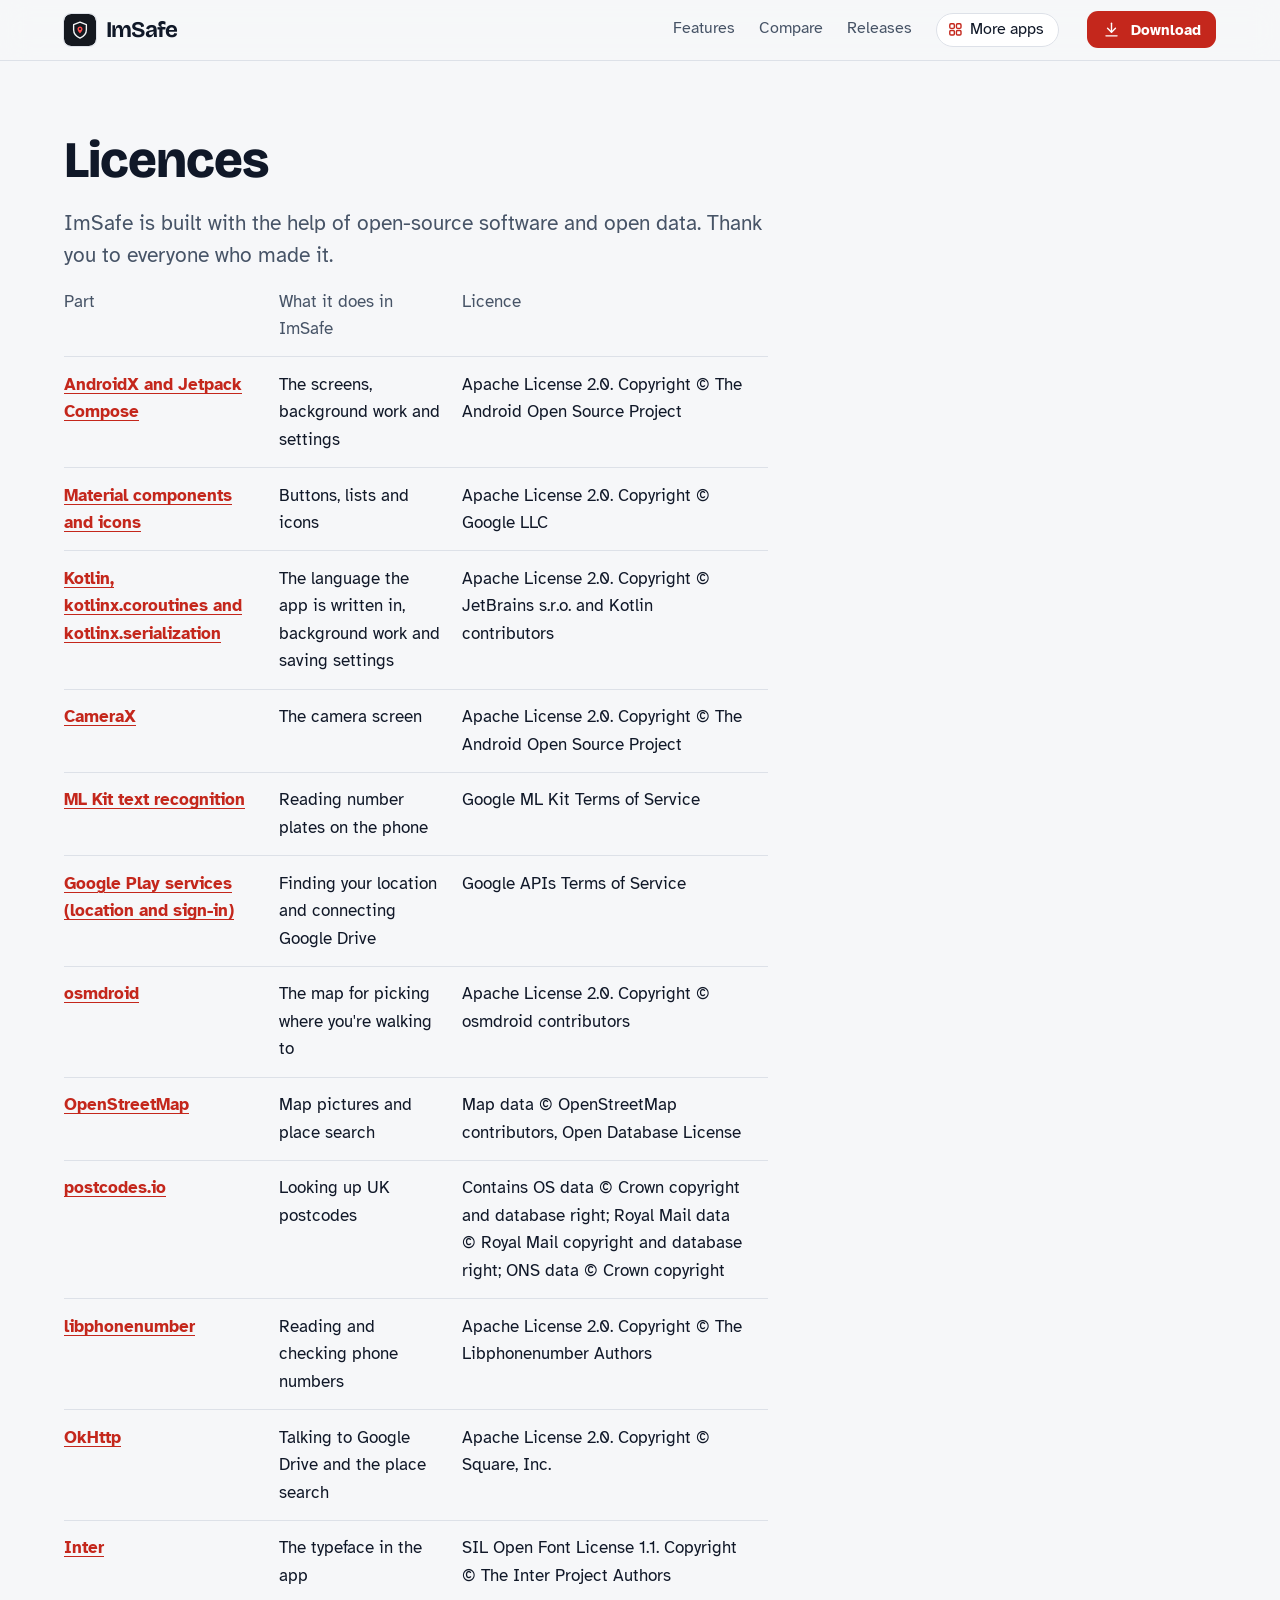
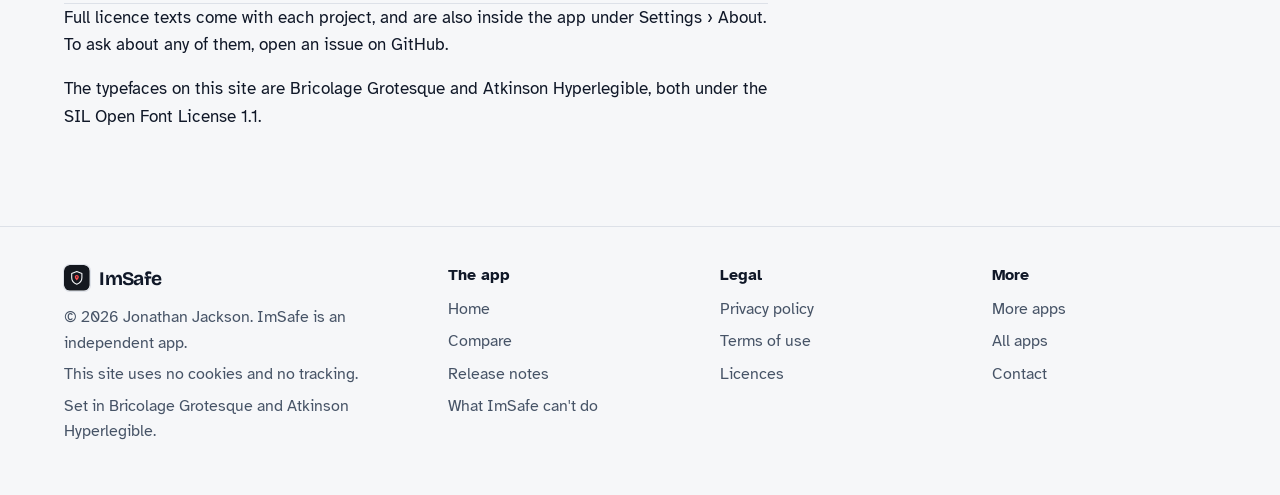
<file: licences.html>
<!DOCTYPE html>
<html lang="en-GB">
<head>
<meta charset="utf-8">
<meta name="viewport" content="width=device-width, initial-scale=1">
<title>Licences – ImSafe</title>
<meta name="description" content="The open-source software and data ImSafe is built with.">
<meta name="author" content="Jonathan Jackson">
<link rel="canonical" href="https://customgpter.github.io/imsafe/licences.html">
<meta name="theme-color" content="#f6f7f9" media="(prefers-color-scheme: light)">
<meta name="theme-color" content="#0b0d11" media="(prefers-color-scheme: dark)">
<meta property="og:type" content="website">
<meta property="og:site_name" content="ImSafe">
<meta property="og:title" content="Licences – ImSafe">
<meta property="og:description" content="The open-source software and data ImSafe is built with.">
<meta property="og:url" content="https://customgpter.github.io/imsafe/licences.html">
<meta property="og:image" content="https://customgpter.github.io/imsafe/assets/og.png">
<meta property="og:image:width" content="1200">
<meta property="og:image:height" content="630">
<meta property="og:image:alt" content="ImSafe&#x27;s home screen with Walk me home, Photo and Taxi">
<meta property="og:locale" content="en_GB">
<meta name="twitter:card" content="summary_large_image">
<link rel="icon" href="./assets/favicon.svg" type="image/svg+xml">
<link rel="apple-touch-icon" href="./assets/apple-touch-icon.png">
<link rel="preload" href="./assets/fonts/bricolage-grotesque-latin.woff2" as="font" type="font/woff2" crossorigin>
<link rel="preload" href="./assets/fonts/atkinson-hyperlegible-latin-400-normal.woff2" as="font" type="font/woff2" crossorigin>
<link rel="stylesheet" href="./assets/site.css?v=1">
<link rel="stylesheet" href="./assets/house.css?v=1">
<link rel="stylesheet" href="./assets/apps-list.css?v=1">
<script src="./assets/apps-list.js?v=1" defer></script>
</head>
<body>
<a class="skip" href="#main">Skip to content</a>
<header class="masthead">
<div class="wrap">
<a class="brand" href="./" aria-label="ImSafe home"><svg viewBox="0 0 108 108" aria-hidden="true"><rect width="108" height="108" rx="24" fill="#14181f"/><path d="M54,27.5 L75.5,35.8 L75.5,53.5 C75.5,66.8 66.6,76.3 54,81.5 C41.4,76.3 32.5,66.8 32.5,53.5 L32.5,35.8 Z" fill="none" stroke="#f4f6f8" stroke-width="4.6" stroke-linejoin="round"/><path d="M54,65 C54,65 45.5,57.2 45.5,50.5 C45.5,45.8 49.3,42 54,42 C58.7,42 62.5,45.8 62.5,50.5 C62.5,57.2 54,65 54,65 Z M54,47.2 C55.8,47.2 57.3,48.7 57.3,50.5 C57.3,52.3 55.8,53.8 54,53.8 C52.2,53.8 50.7,52.3 50.7,50.5 C50.7,48.7 52.2,47.2 54,47.2 Z" fill="#ff4d4f" fill-rule="evenodd"/></svg><span>ImSafe</span></a>
<nav aria-label="Main"><ul><li><a href="./#features">Features</a></li><li><a href="./compare.html">Compare</a></li><li><a href="./releases.html">Releases</a></li><li><a class="more-apps" href="./more-apps.html"><svg class="ico" viewBox="0 0 24 24" aria-hidden="true"><rect x="4" y="4" width="6.5" height="6.5" rx="1.6"/><rect x="13.5" y="4" width="6.5" height="6.5" rx="1.6"/><rect x="4" y="13.5" width="6.5" height="6.5" rx="1.6"/><rect x="13.5" y="13.5" width="6.5" height="6.5" rx="1.6"/></svg>More apps</a></li></ul></nav>
<a class="button small" href="https://github.com/CustomGPTer/imsafe/releases/latest/download/ImSafe.apk"><svg class="ico" viewBox="0 0 24 24" aria-hidden="true"><path d="M12 4v11"/><path d="M7 10.5l5 5 5-5"/><path d="M5 20h14"/></svg>Download</a>
</div>
</header>
<main id="main" class="doc">
<div class="wrap">
<div class="measure">
<h1>Licences</h1>
<p class="lede">ImSafe is built with the help of open-source software and open data. Thank you to everyone who made it.</p>
<div class="scroll"><table><thead><tr><th scope="col">Part</th><th scope="col">What it does in ImSafe</th><th scope="col">Licence</th></tr></thead><tbody><tr><th scope="row"><a href="https://developer.android.com/jetpack">AndroidX and Jetpack Compose</a></th><td>The screens, background work and settings</td><td>Apache License 2.0. Copyright &copy; The Android Open Source Project</td></tr><tr><th scope="row"><a href="https://m3.material.io">Material components and icons</a></th><td>Buttons, lists and icons</td><td>Apache License 2.0. Copyright &copy; Google LLC</td></tr><tr><th scope="row"><a href="https://kotlinlang.org">Kotlin, kotlinx.coroutines and kotlinx.serialization</a></th><td>The language the app is written in, background work and saving settings</td><td>Apache License 2.0. Copyright &copy; JetBrains s.r.o. and Kotlin contributors</td></tr><tr><th scope="row"><a href="https://developer.android.com/media/camera/camerax">CameraX</a></th><td>The camera screen</td><td>Apache License 2.0. Copyright &copy; The Android Open Source Project</td></tr><tr><th scope="row"><a href="https://developers.google.com/ml-kit">ML Kit text recognition</a></th><td>Reading number plates on the phone</td><td>Google ML Kit Terms of Service</td></tr><tr><th scope="row"><a href="https://developers.google.com/android/guides/overview">Google Play services (location and sign-in)</a></th><td>Finding your location and connecting Google Drive</td><td>Google APIs Terms of Service</td></tr><tr><th scope="row"><a href="https://github.com/osmdroid/osmdroid">osmdroid</a></th><td>The map for picking where you&#x27;re walking to</td><td>Apache License 2.0. Copyright &copy; osmdroid contributors</td></tr><tr><th scope="row"><a href="https://www.openstreetmap.org/copyright">OpenStreetMap</a></th><td>Map pictures and place search</td><td>Map data &copy; OpenStreetMap contributors, Open Database License</td></tr><tr><th scope="row"><a href="https://postcodes.io">postcodes.io</a></th><td>Looking up UK postcodes</td><td>Contains OS data &copy; Crown copyright and database right; Royal Mail data &copy; Royal Mail copyright and database right; ONS data &copy; Crown copyright</td></tr><tr><th scope="row"><a href="https://github.com/google/libphonenumber">libphonenumber</a></th><td>Reading and checking phone numbers</td><td>Apache License 2.0. Copyright &copy; The Libphonenumber Authors</td></tr><tr><th scope="row"><a href="https://square.github.io/okhttp/">OkHttp</a></th><td>Talking to Google Drive and the place search</td><td>Apache License 2.0. Copyright &copy; Square, Inc.</td></tr><tr><th scope="row"><a href="https://rsms.me/inter/">Inter</a></th><td>The typeface in the app</td><td>SIL Open Font License 1.1. Copyright &copy; The Inter Project Authors</td></tr></tbody></table></div>
<p>Full licence texts come with each project, and are also inside the app under Settings &#x203a; About. To ask about any of them, open an issue on GitHub.</p>
<p>The typefaces on this site are Bricolage Grotesque and Atkinson Hyperlegible, both under the SIL Open Font License 1.1.</p>
</div>
</div>
</main>
<footer class="colophon">
<div class="wrap">
<div>
<a class="brand" href="./" aria-label="ImSafe home"><svg viewBox="0 0 108 108" aria-hidden="true"><rect width="108" height="108" rx="24" fill="#14181f"/><path d="M54,27.5 L75.5,35.8 L75.5,53.5 C75.5,66.8 66.6,76.3 54,81.5 C41.4,76.3 32.5,66.8 32.5,53.5 L32.5,35.8 Z" fill="none" stroke="#f4f6f8" stroke-width="4.6" stroke-linejoin="round"/><path d="M54,65 C54,65 45.5,57.2 45.5,50.5 C45.5,45.8 49.3,42 54,42 C58.7,42 62.5,45.8 62.5,50.5 C62.5,57.2 54,65 54,65 Z M54,47.2 C55.8,47.2 57.3,48.7 57.3,50.5 C57.3,52.3 55.8,53.8 54,53.8 C52.2,53.8 50.7,52.3 50.7,50.5 C50.7,48.7 52.2,47.2 54,47.2 Z" fill="#ff4d4f" fill-rule="evenodd"/></svg><span>ImSafe</span></a>
<p>&copy; 2026 Jonathan Jackson. ImSafe is an independent app.</p>
<p>This site uses no cookies and no tracking.</p>
<p>Set in Bricolage Grotesque and Atkinson Hyperlegible.</p>
</div>
<nav aria-label="The app"><h2>The app</h2><ul>
<li><a href="./">Home</a></li>
<li><a href="./compare.html">Compare</a></li>
<li><a href="./releases.html">Release notes</a></li>
<li><a href="./#safety">What ImSafe can&#x27;t do</a></li>
</ul></nav>
<nav aria-label="Legal"><h2>Legal</h2><ul>
<li><a href="./privacy.html">Privacy policy</a></li>
<li><a href="./terms.html">Terms of use</a></li>
<li><a href="./licences.html">Licences</a></li>
</ul></nav>
<nav aria-label="More"><h2>More</h2><ul>
<li><a href="./more-apps.html">More apps</a></li>
<li><a href="https://customgpter.github.io/">All apps</a></li>
<li><a href="https://github.com/CustomGPTer/imsafe/issues">Contact</a></li>
</ul></nav>
</div>
</footer>
</body>
</html>
</file>
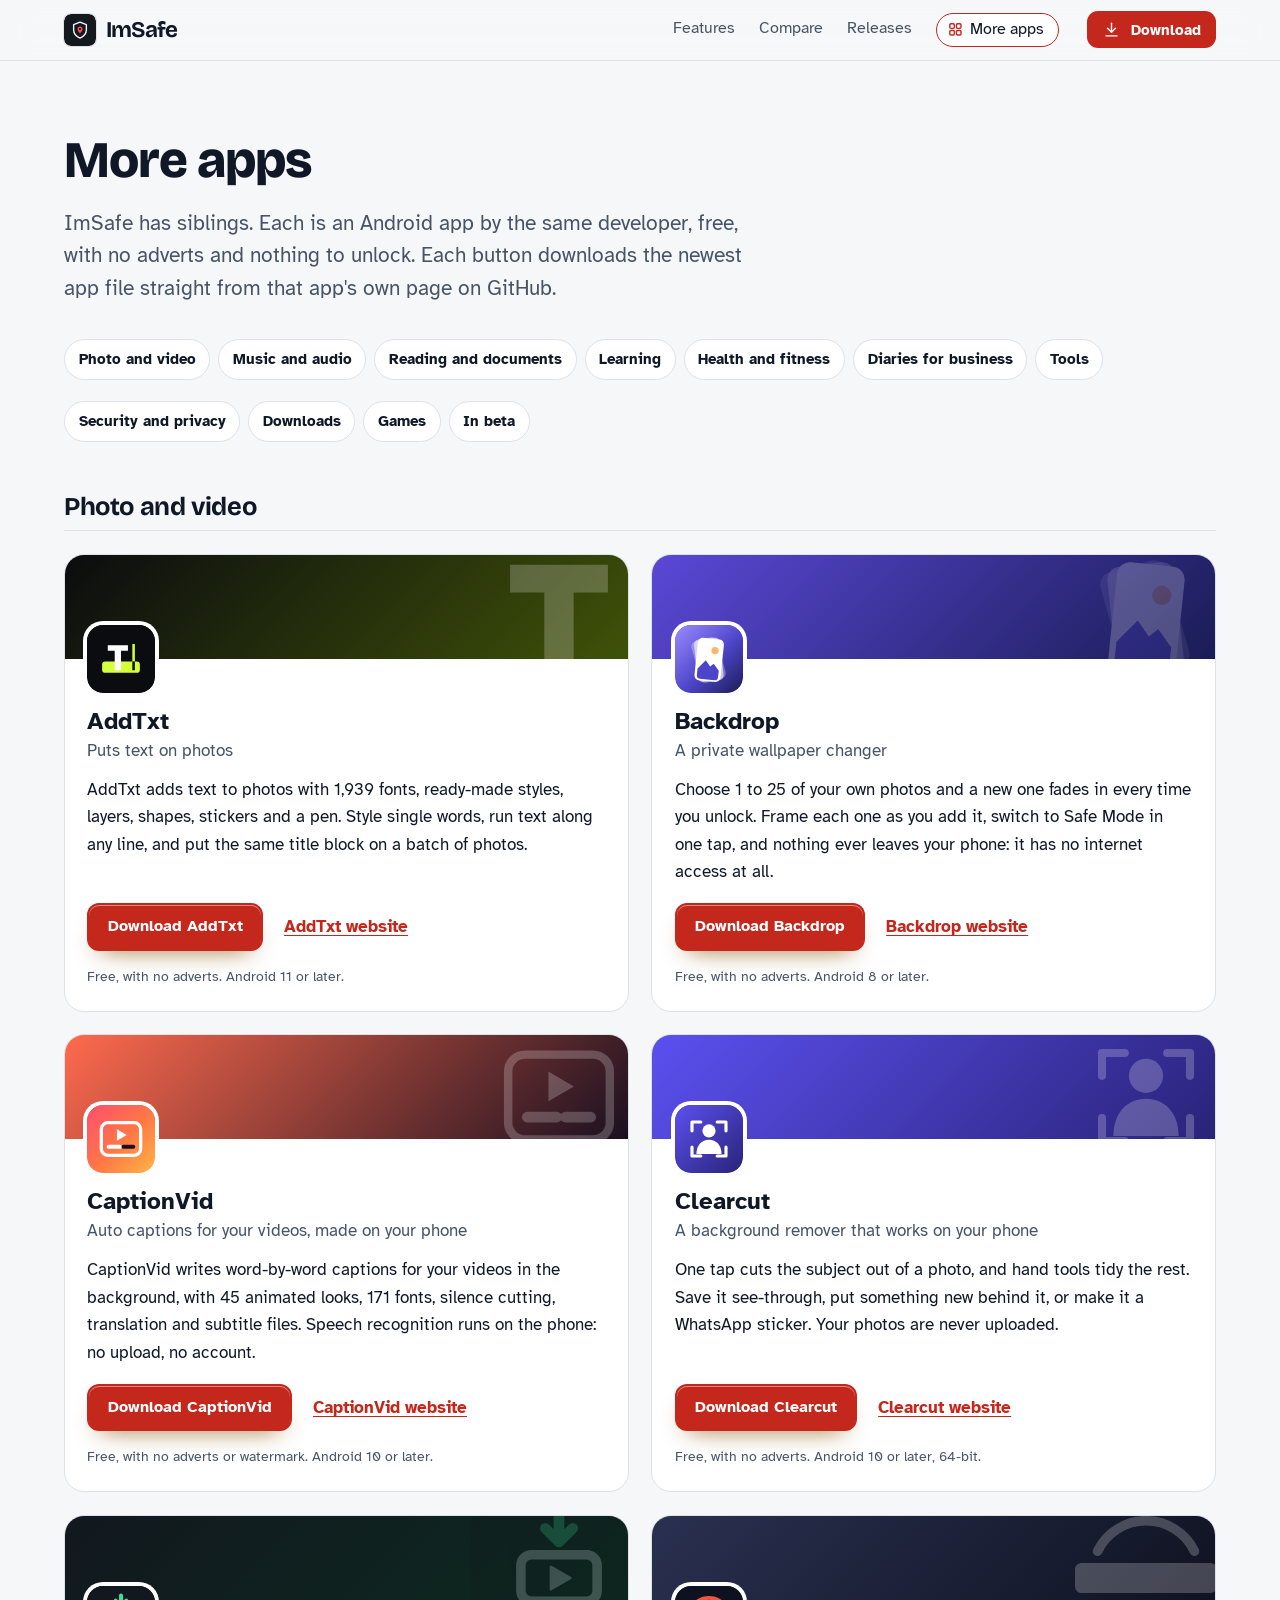
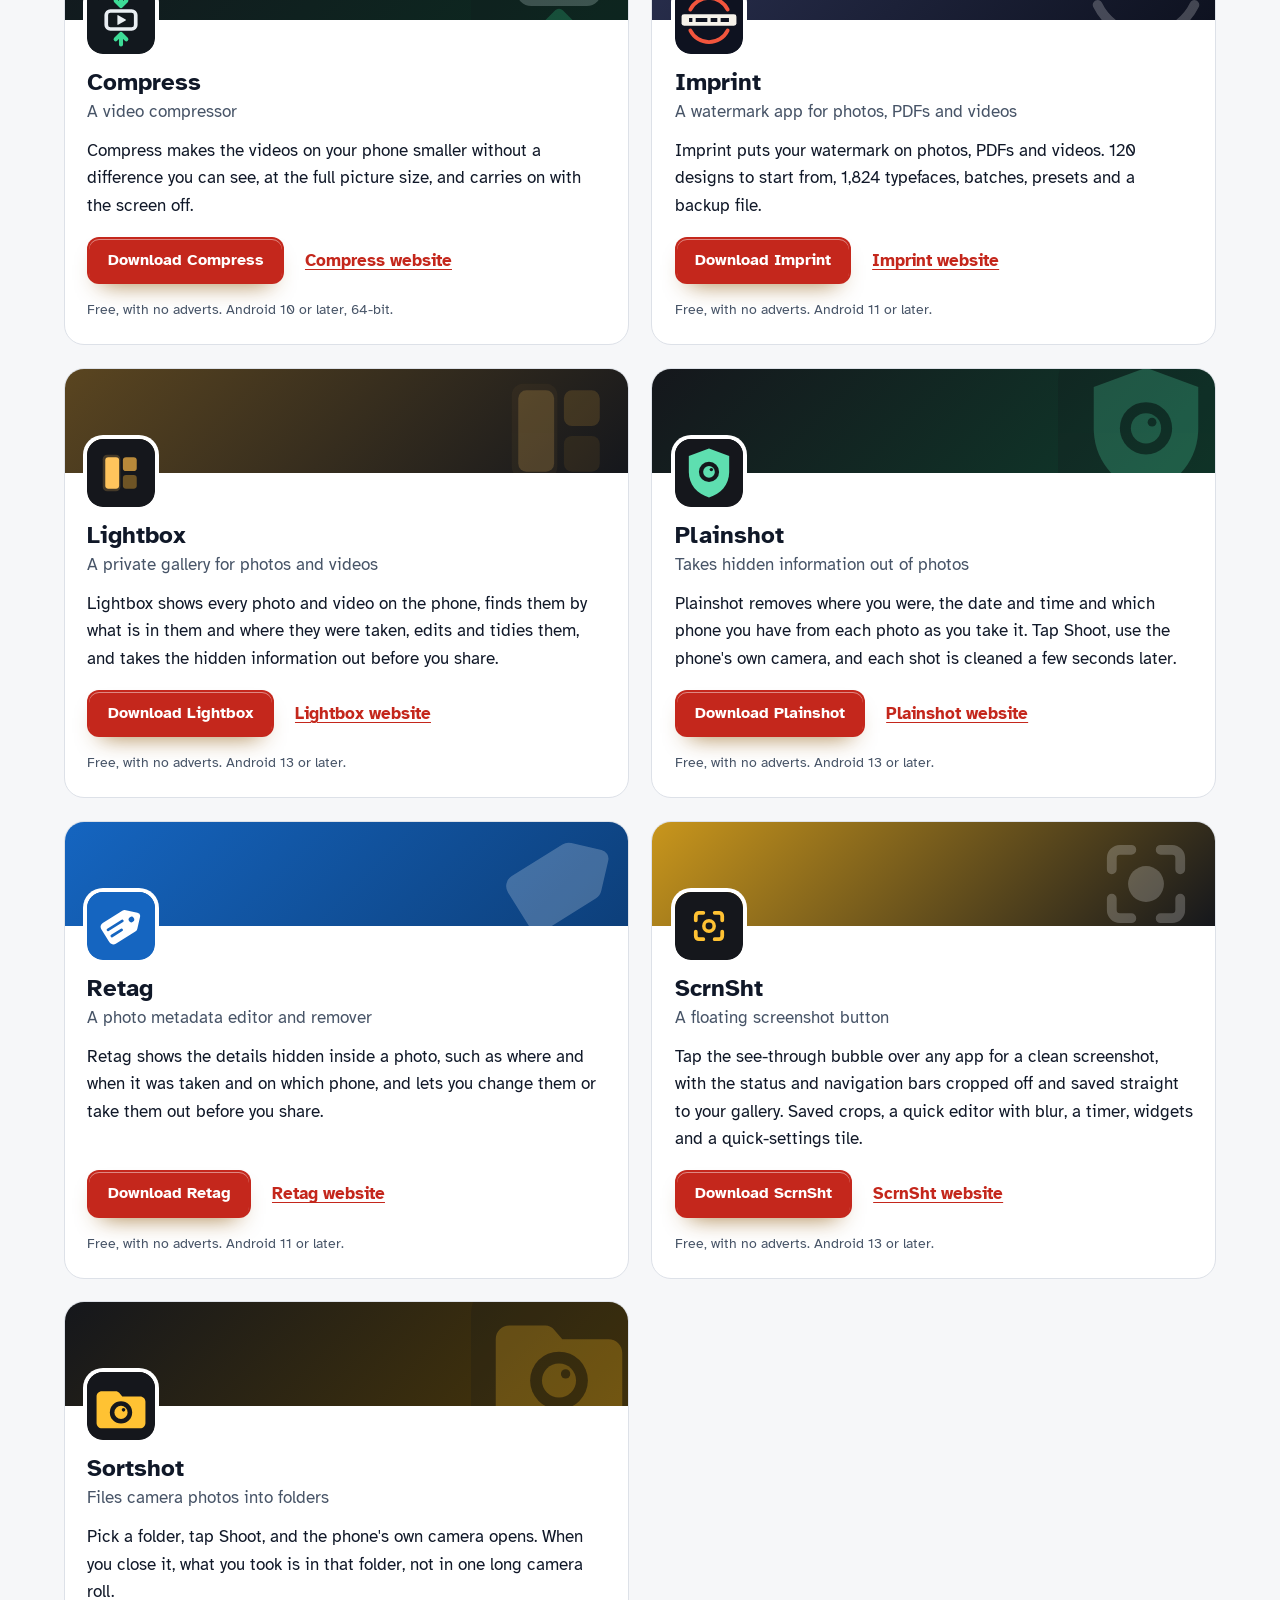
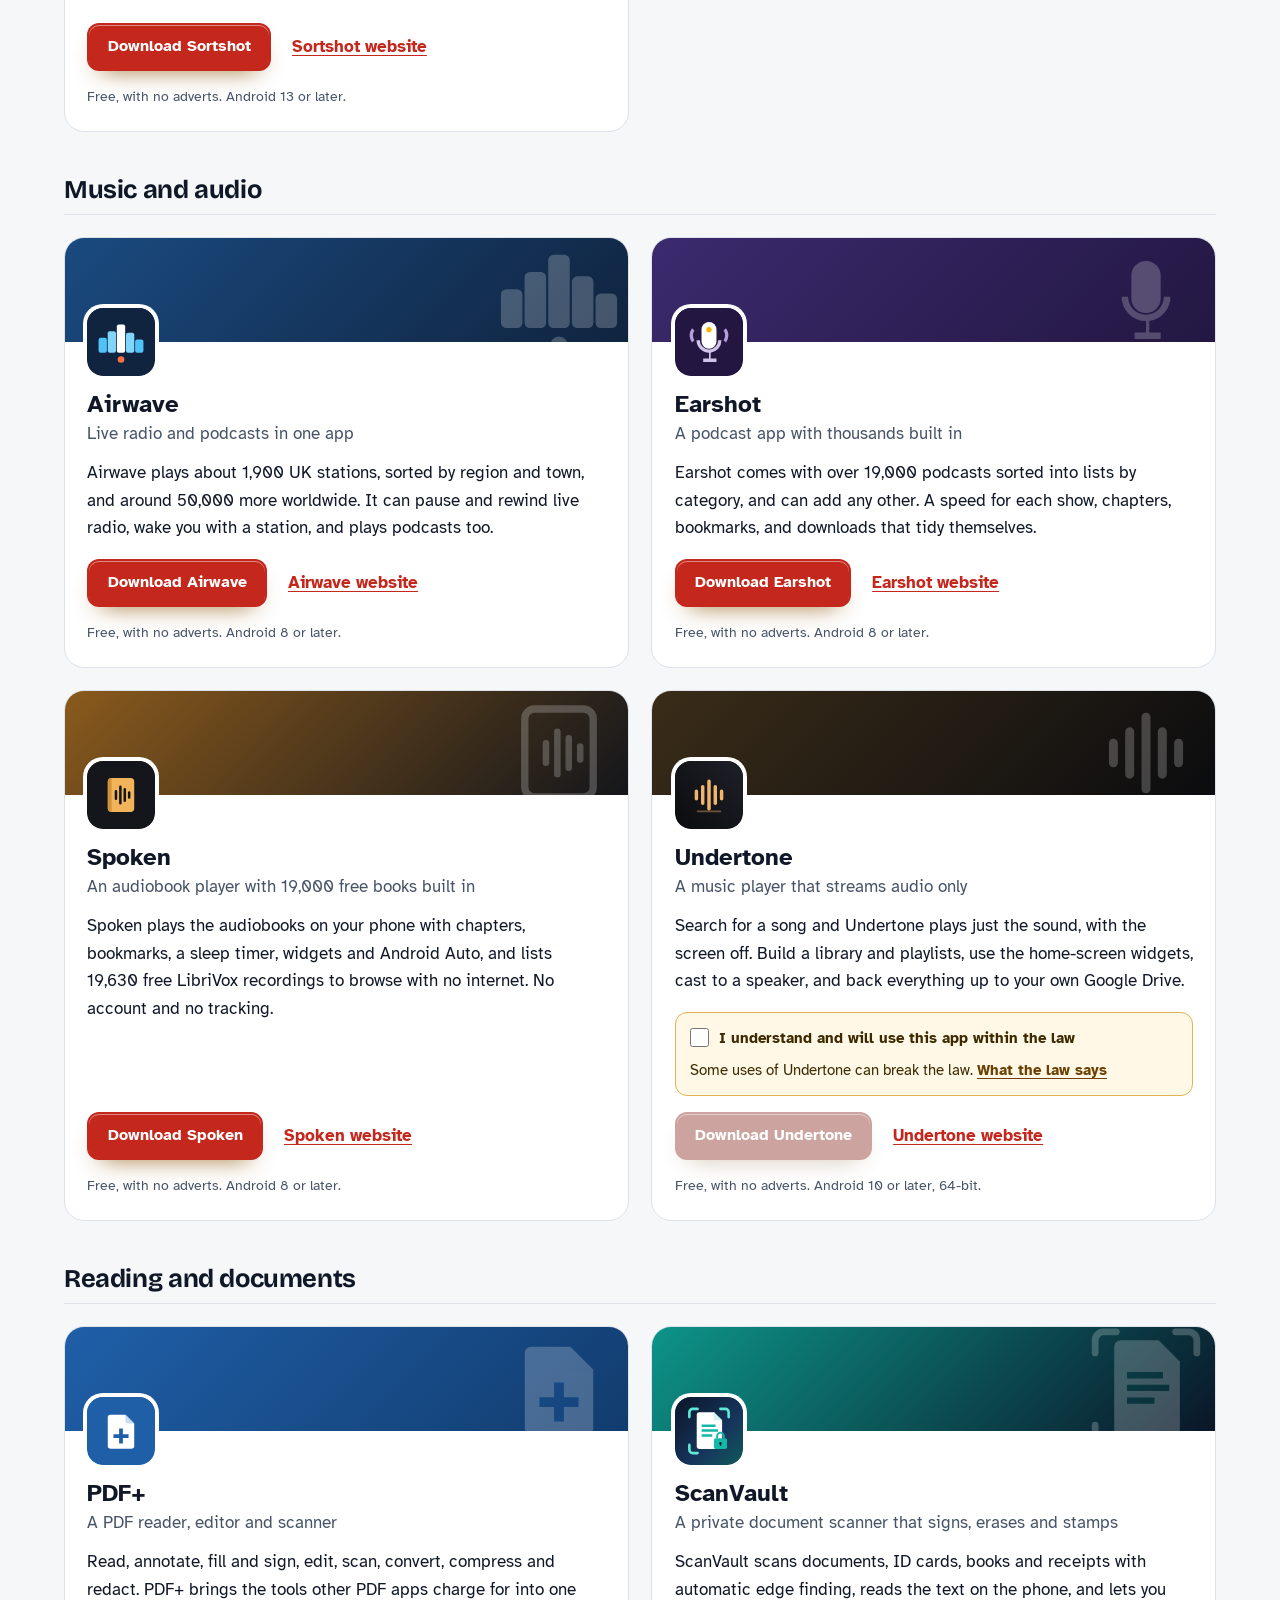
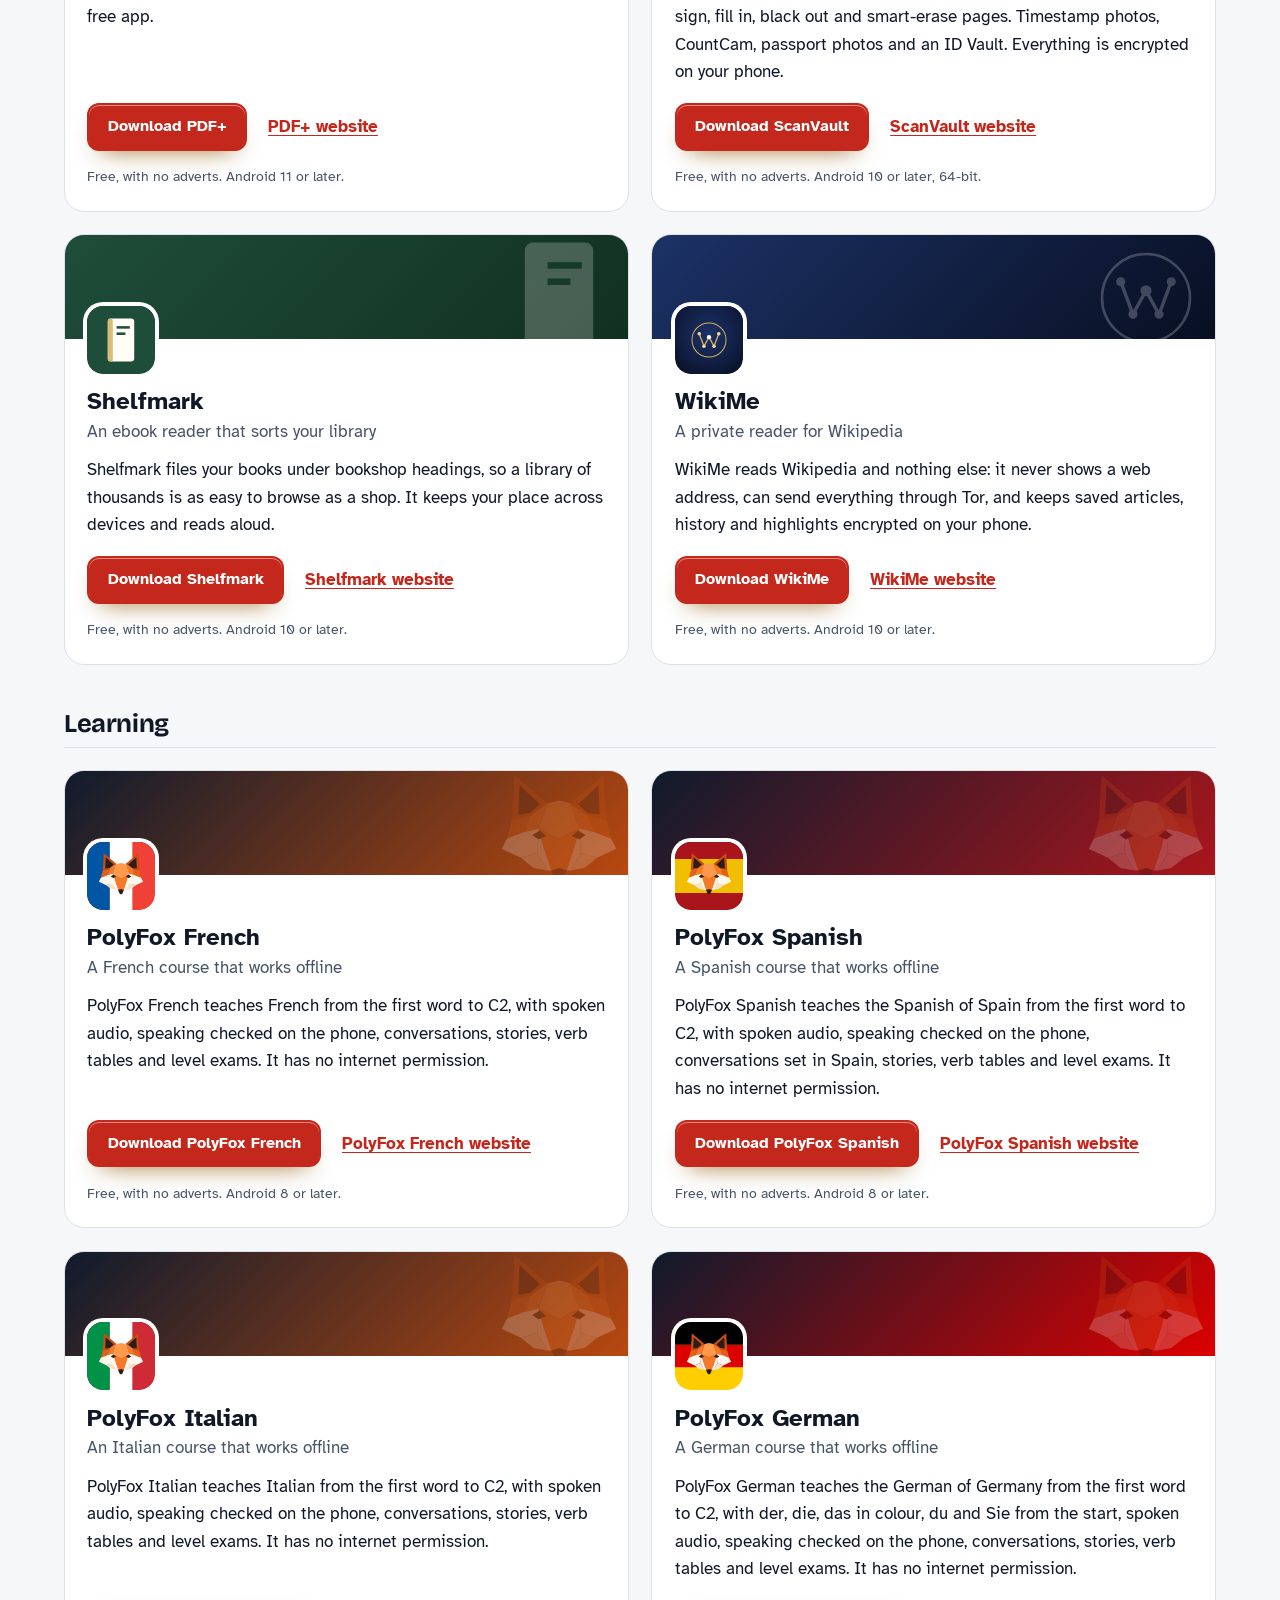
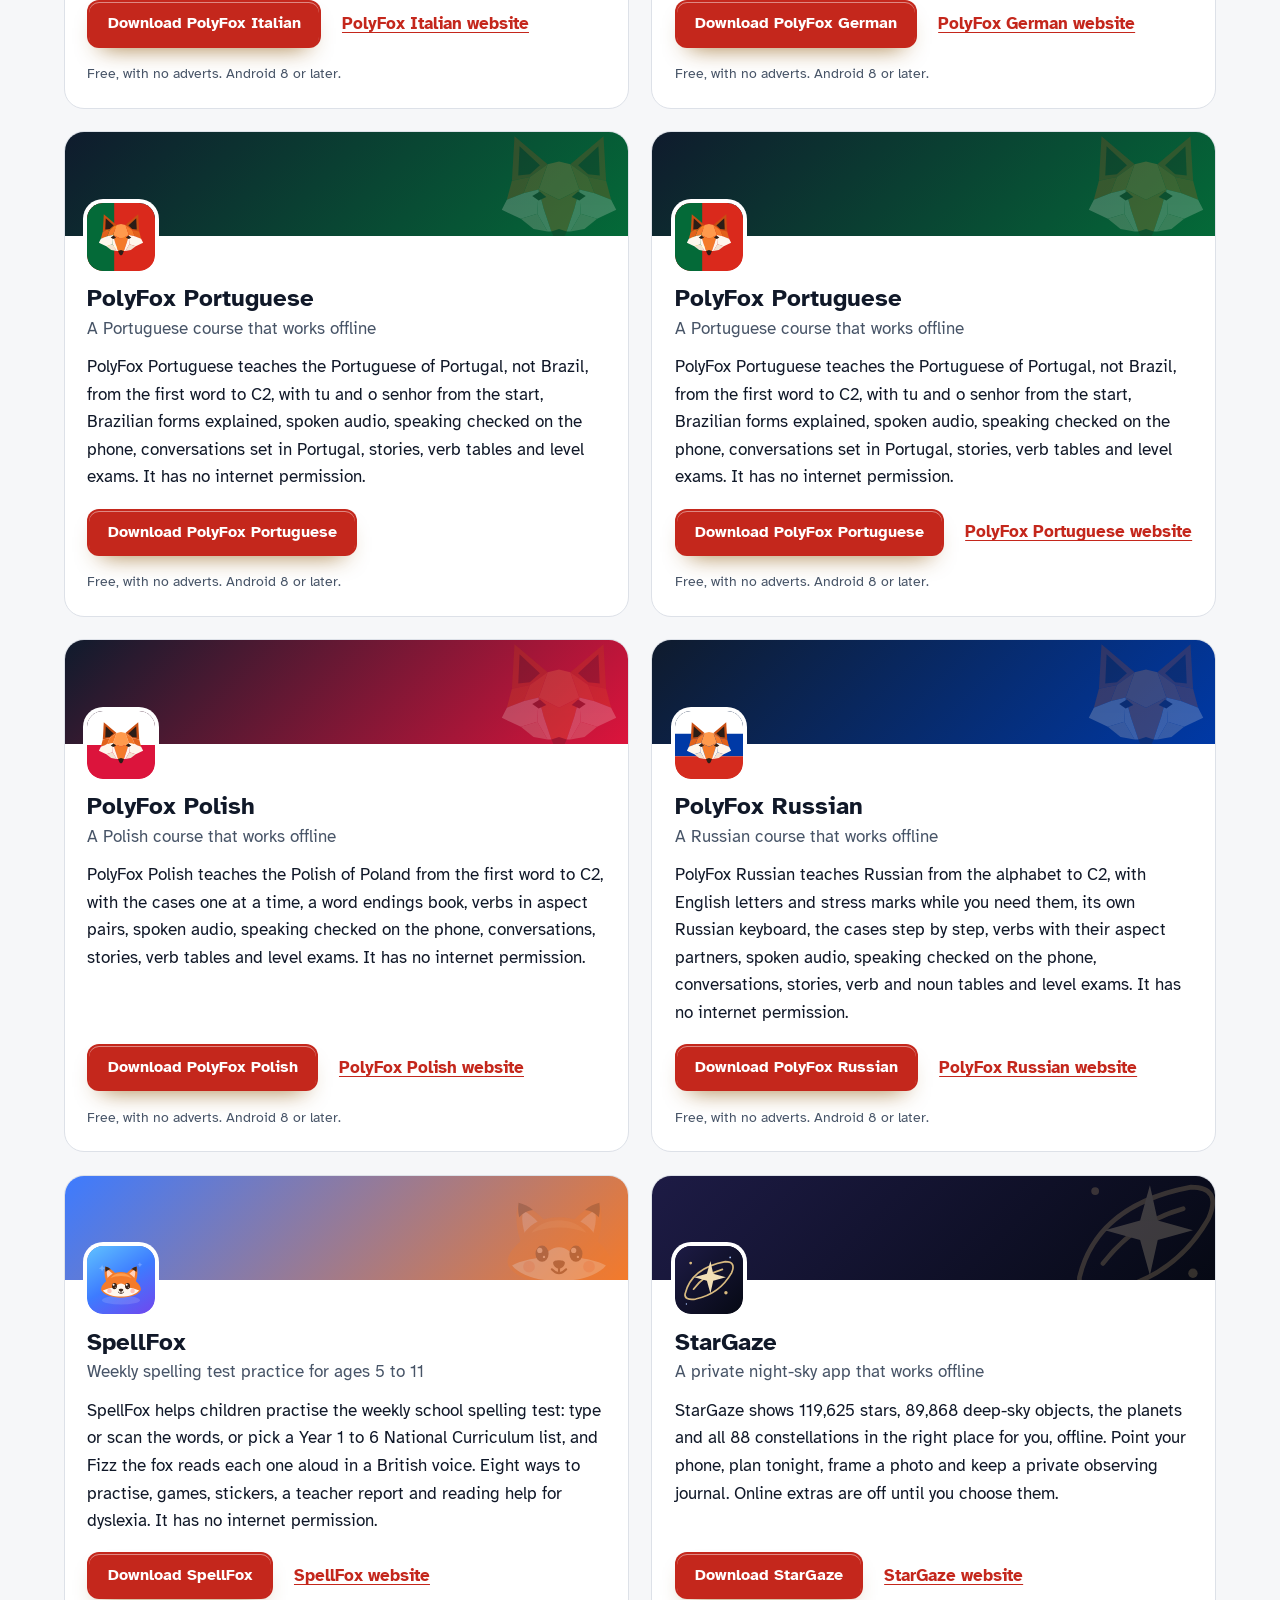
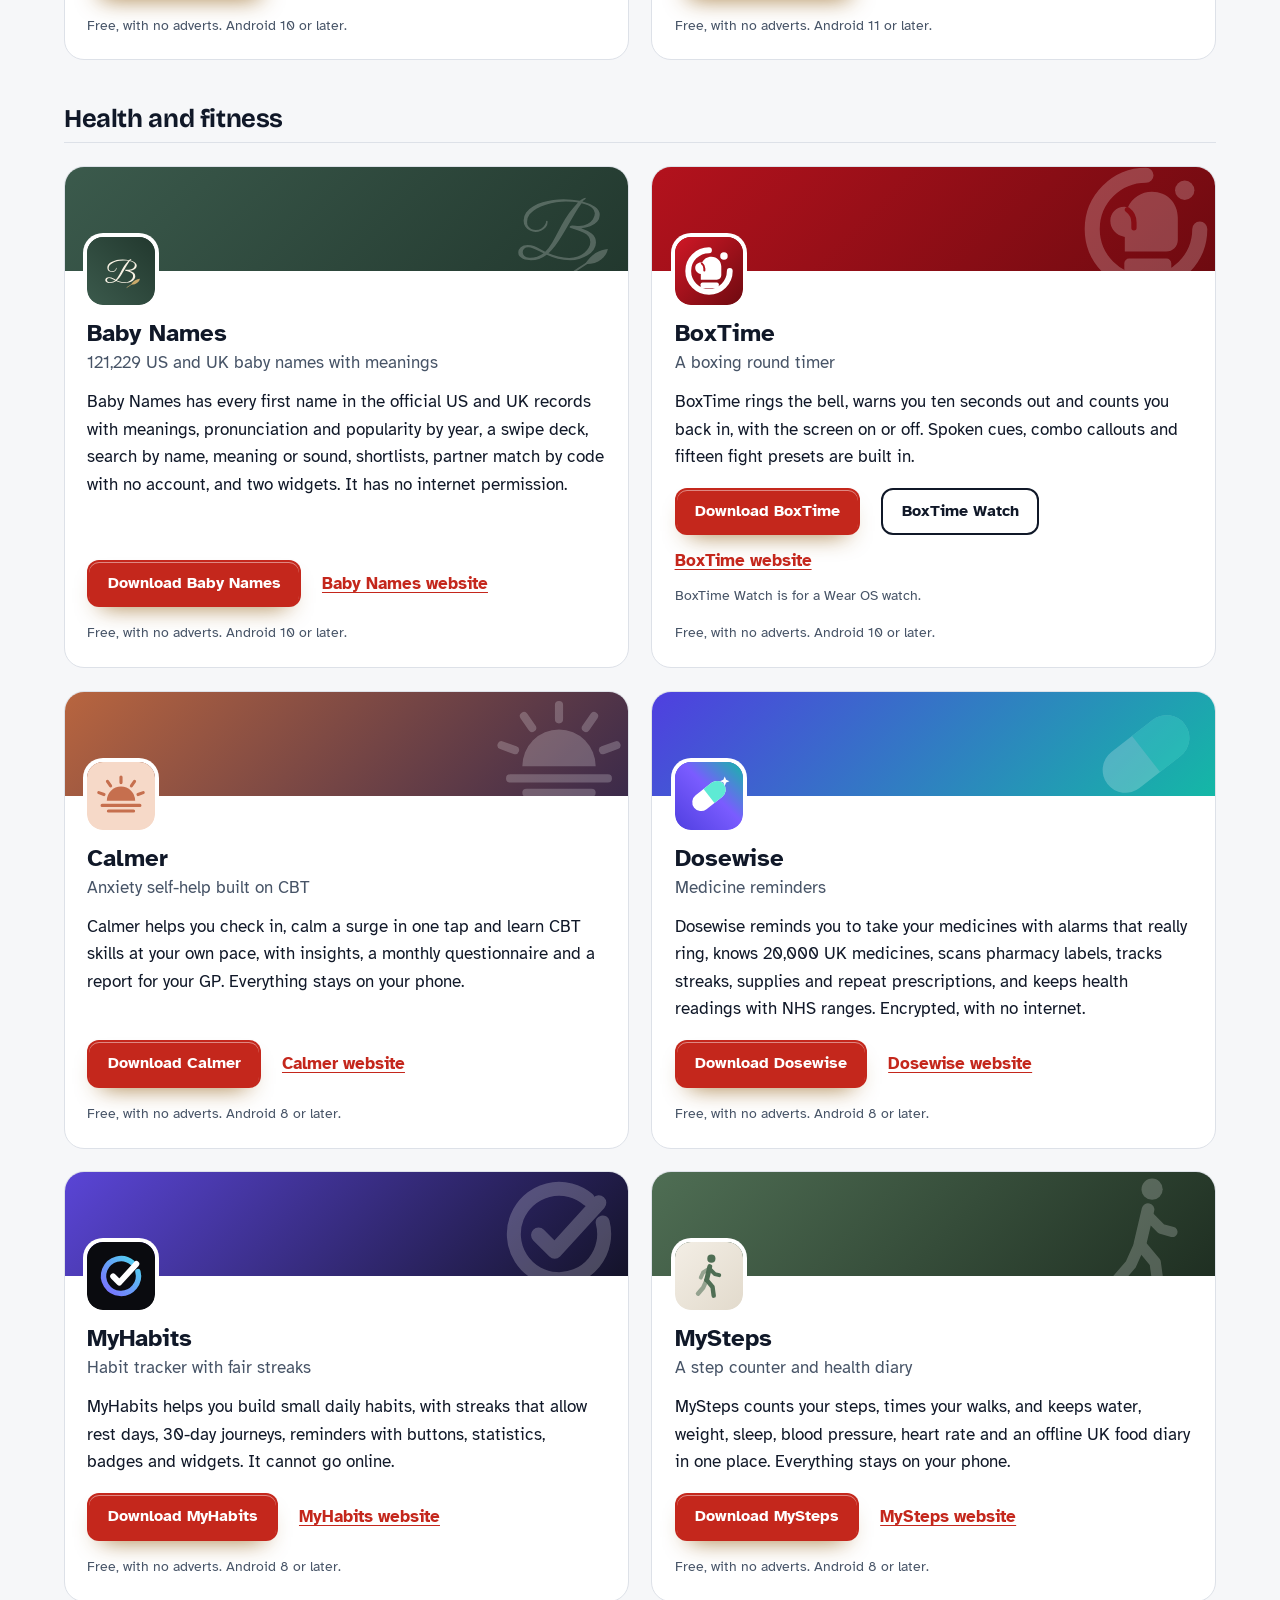
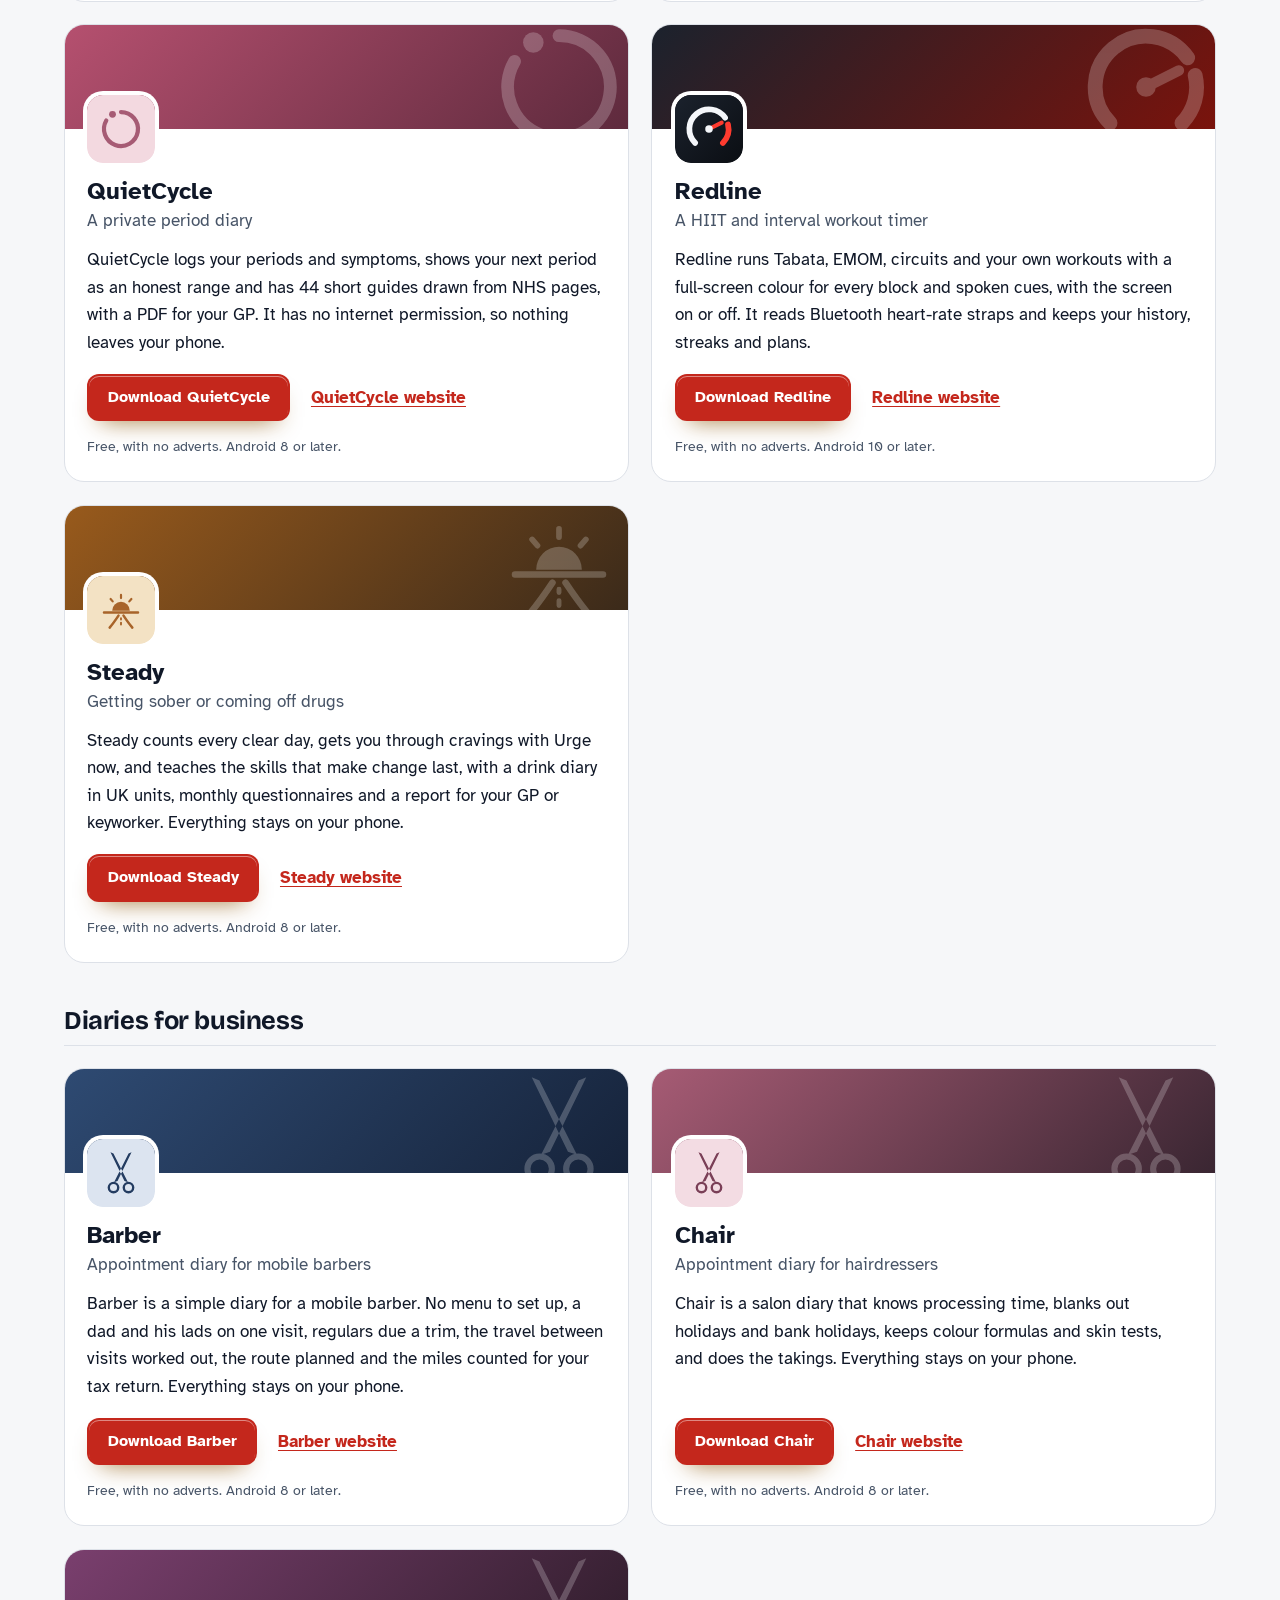
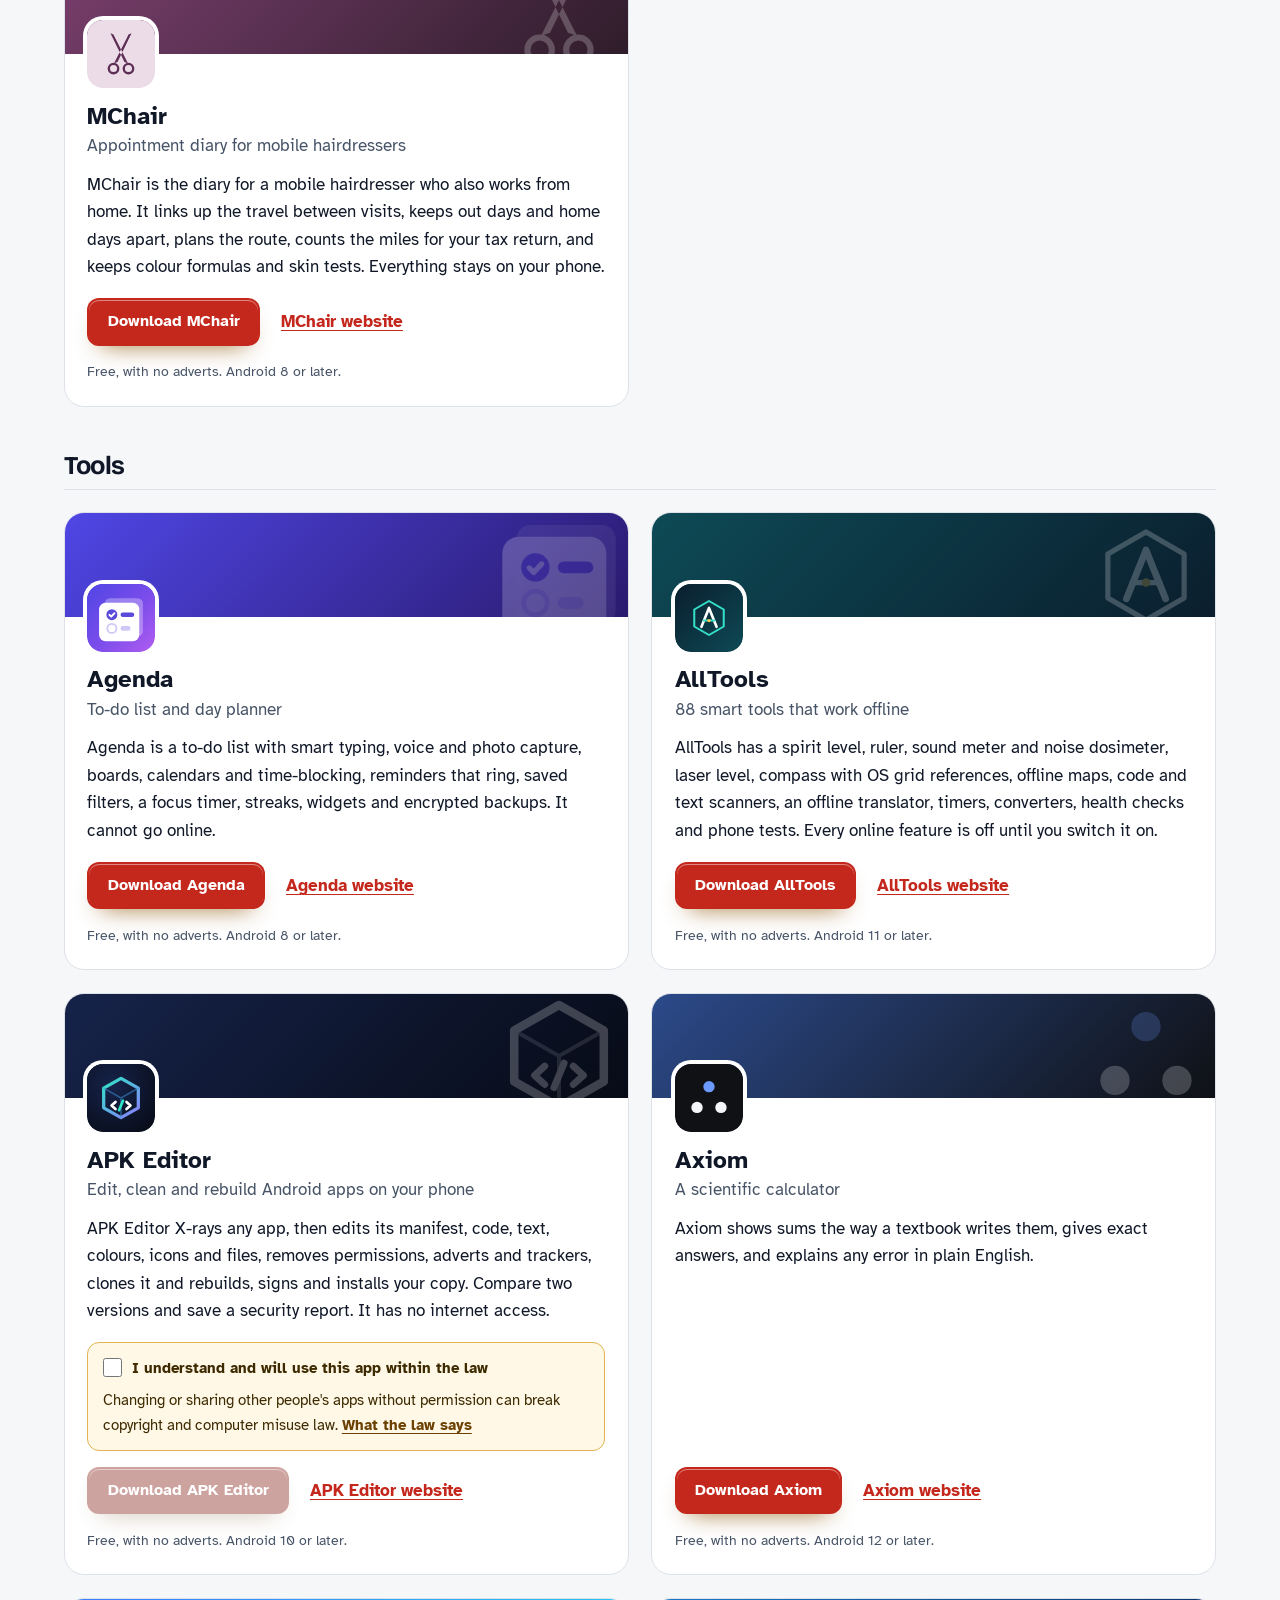
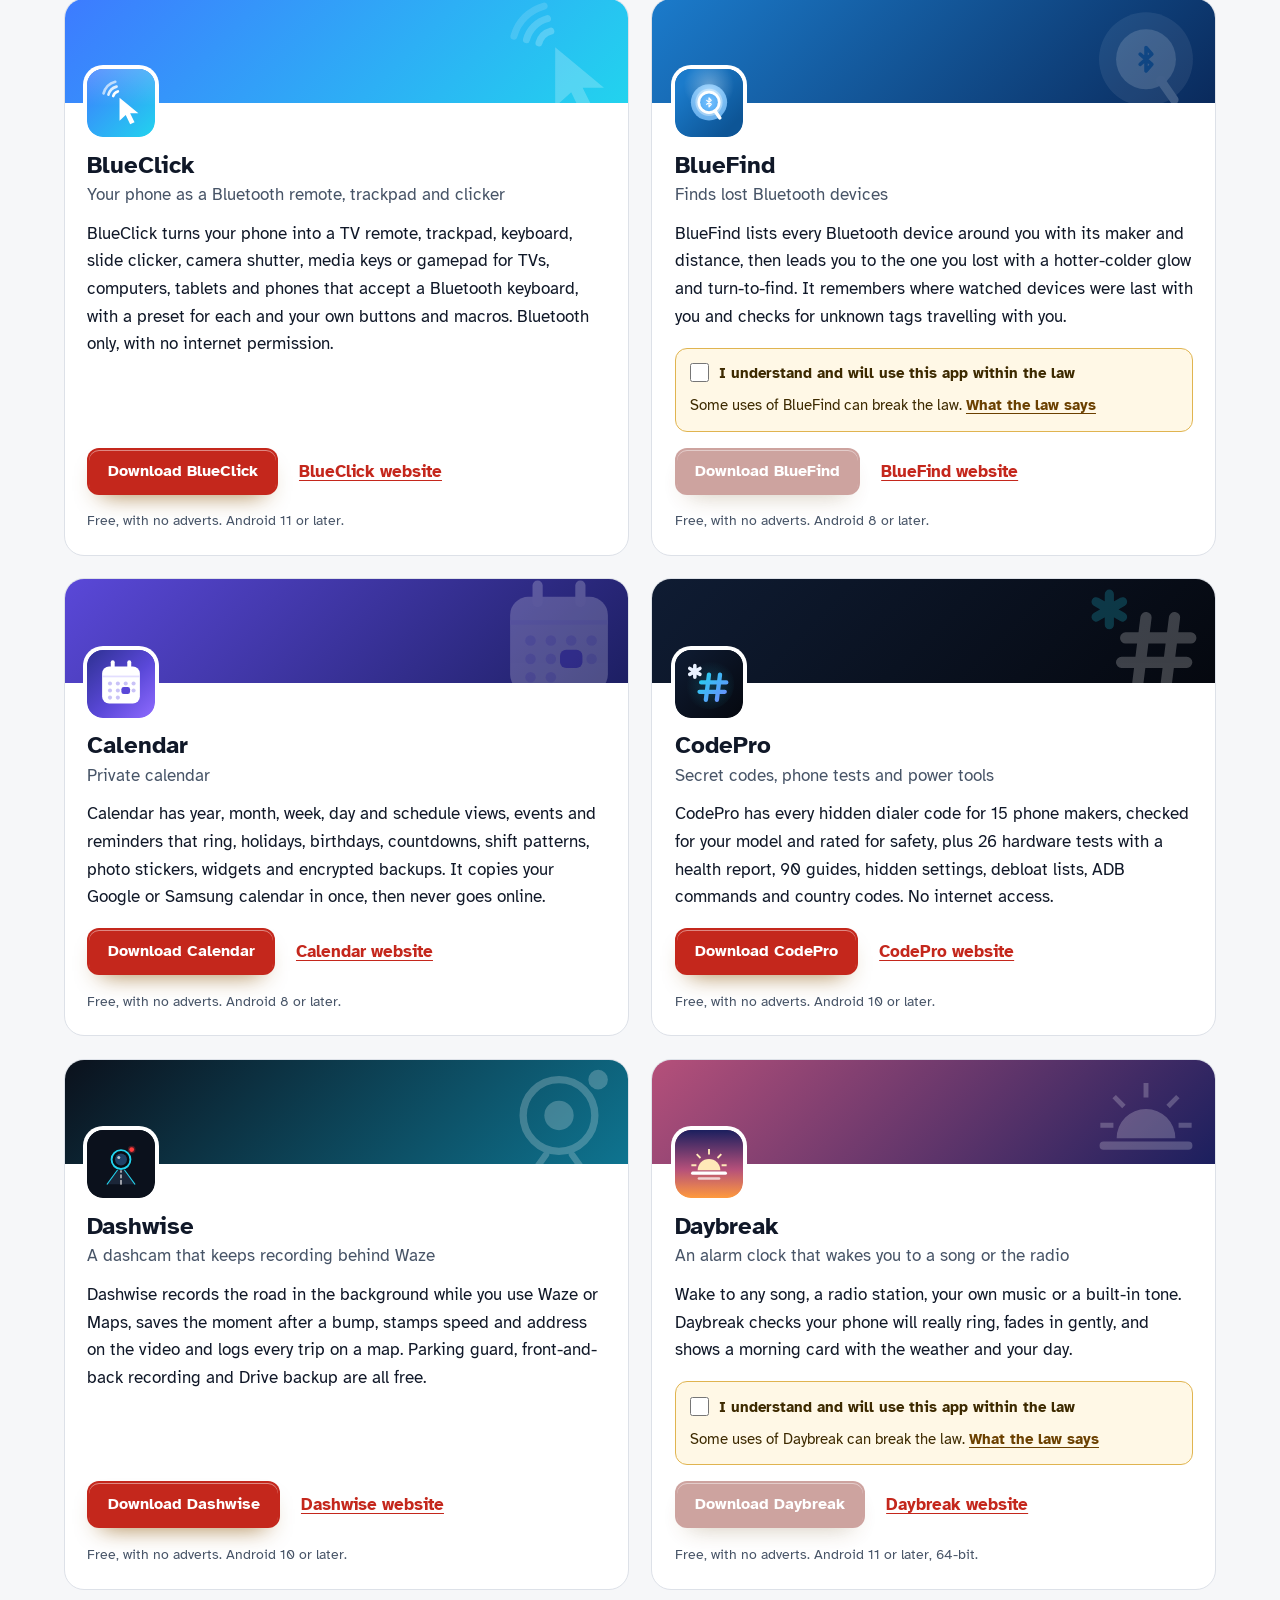
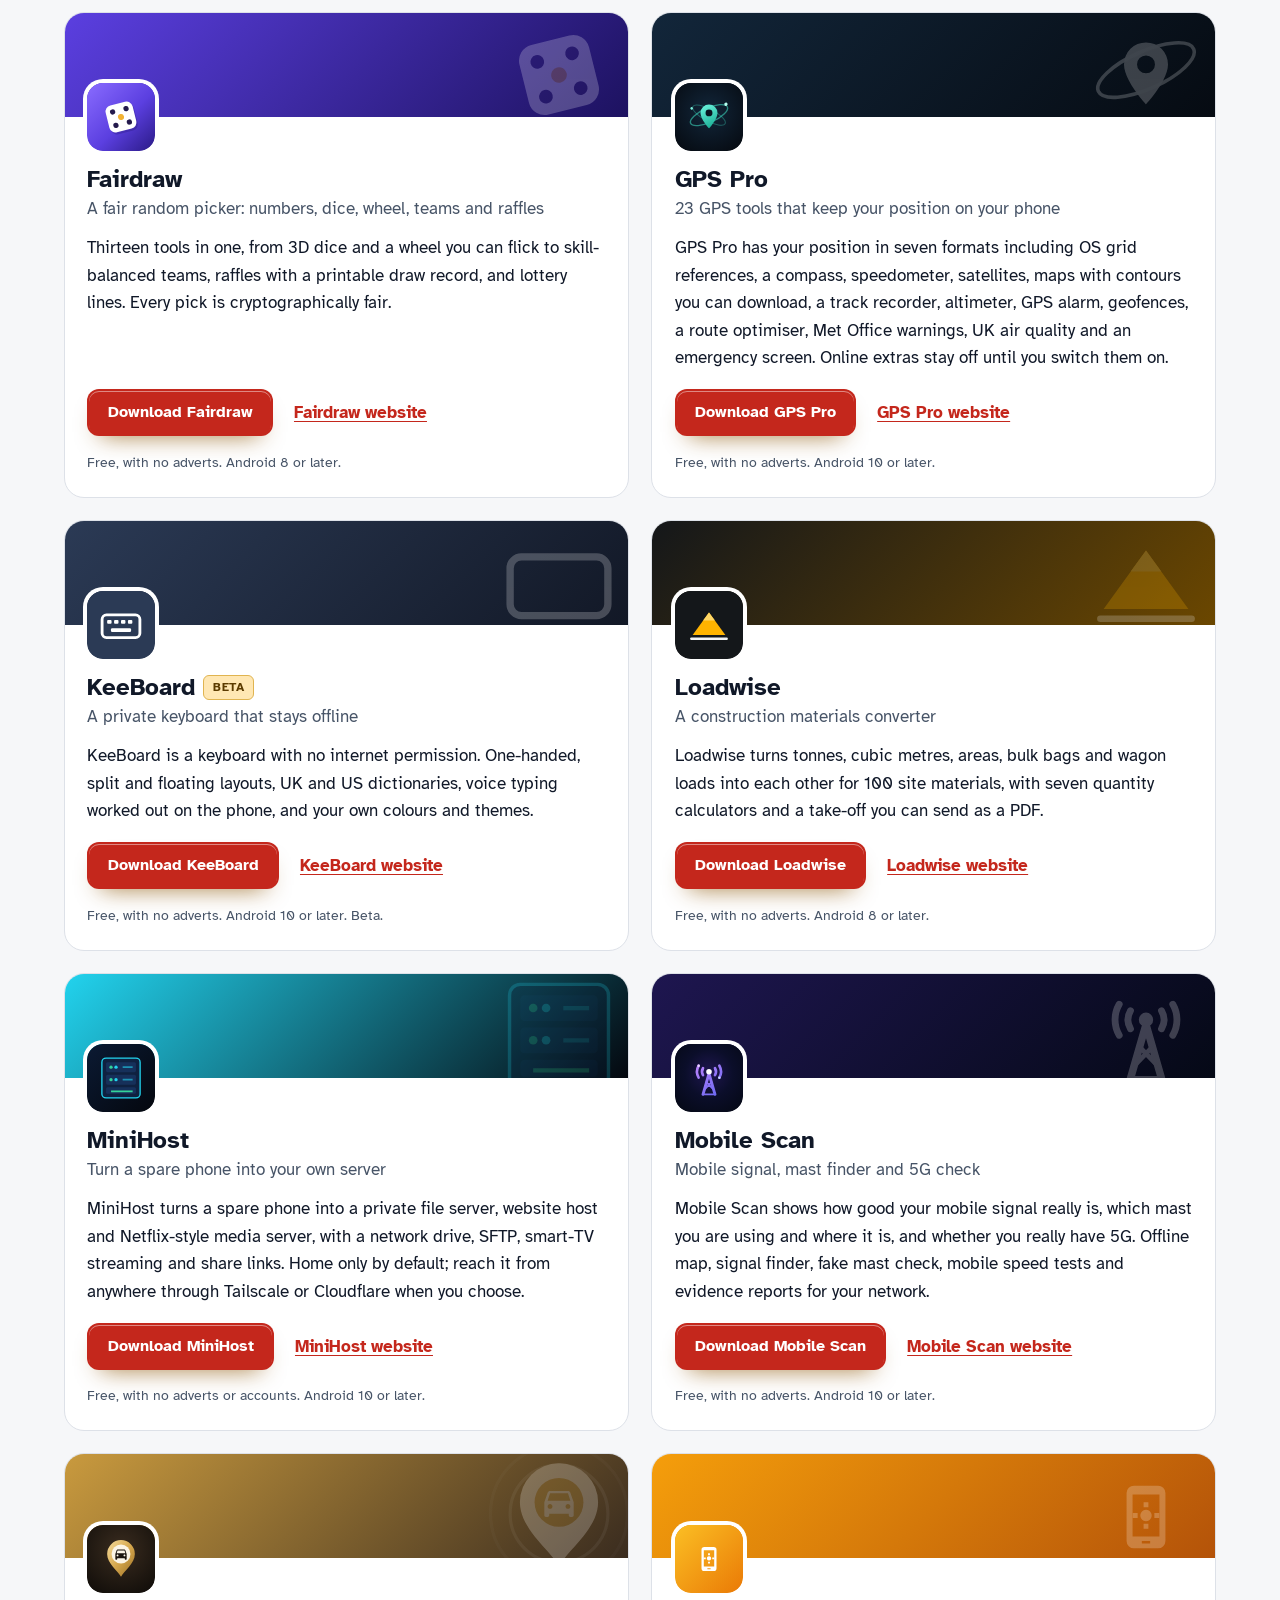
<file: more-apps.html>
<!DOCTYPE html>
<html lang="en-GB">
<head>
<meta charset="utf-8">
<meta name="viewport" content="width=device-width, initial-scale=1">
<title>More apps from the developer of ImSafe</title>
<meta name="description" content="All 99 free Android apps from the maker of ImSafe, in one list by category, each with its download and a link to its website.">
<meta name="author" content="Jonathan Jackson">
<link rel="canonical" href="https://customgpter.github.io/imsafe/more-apps.html">
<meta name="theme-color" content="#f6f7f9" media="(prefers-color-scheme: light)">
<meta name="theme-color" content="#0b0d11" media="(prefers-color-scheme: dark)">
<meta property="og:type" content="website">
<meta property="og:site_name" content="ImSafe">
<meta property="og:title" content="More apps from the developer of ImSafe">
<meta property="og:description" content="All 99 free Android apps from the maker of ImSafe, in one list by category, each with its download and a link to its website.">
<meta property="og:url" content="https://customgpter.github.io/imsafe/more-apps.html">
<meta property="og:image" content="https://customgpter.github.io/imsafe/assets/og.png">
<meta property="og:image:width" content="1200">
<meta property="og:image:height" content="630">
<meta property="og:image:alt" content="ImSafe&#x27;s home screen with Walk me home, Photo and Taxi">
<meta property="og:locale" content="en_GB">
<meta name="twitter:card" content="summary_large_image">
<link rel="icon" href="./assets/favicon.svg" type="image/svg+xml">
<link rel="apple-touch-icon" href="./assets/apple-touch-icon.png">
<link rel="preload" href="./assets/fonts/bricolage-grotesque-latin.woff2" as="font" type="font/woff2" crossorigin>
<link rel="preload" href="./assets/fonts/atkinson-hyperlegible-latin-400-normal.woff2" as="font" type="font/woff2" crossorigin>
<link rel="stylesheet" href="./assets/site.css?v=1">
<link rel="stylesheet" href="./assets/house.css?v=1">
<link rel="stylesheet" href="./assets/apps-list.css?v=1">
<script src="./assets/apps-list.js?v=1" defer></script>
</head>
<body>
<a class="skip" href="#main">Skip to content</a>
<header class="masthead">
<div class="wrap">
<a class="brand" href="./" aria-label="ImSafe home"><svg viewBox="0 0 108 108" aria-hidden="true"><rect width="108" height="108" rx="24" fill="#14181f"/><path d="M54,27.5 L75.5,35.8 L75.5,53.5 C75.5,66.8 66.6,76.3 54,81.5 C41.4,76.3 32.5,66.8 32.5,53.5 L32.5,35.8 Z" fill="none" stroke="#f4f6f8" stroke-width="4.6" stroke-linejoin="round"/><path d="M54,65 C54,65 45.5,57.2 45.5,50.5 C45.5,45.8 49.3,42 54,42 C58.7,42 62.5,45.8 62.5,50.5 C62.5,57.2 54,65 54,65 Z M54,47.2 C55.8,47.2 57.3,48.7 57.3,50.5 C57.3,52.3 55.8,53.8 54,53.8 C52.2,53.8 50.7,52.3 50.7,50.5 C50.7,48.7 52.2,47.2 54,47.2 Z" fill="#ff4d4f" fill-rule="evenodd"/></svg><span>ImSafe</span></a>
<nav aria-label="Main"><ul><li><a href="./#features">Features</a></li><li><a href="./compare.html">Compare</a></li><li><a href="./releases.html">Releases</a></li><li><a class="more-apps" href="./more-apps.html" aria-current="page"><svg class="ico" viewBox="0 0 24 24" aria-hidden="true"><rect x="4" y="4" width="6.5" height="6.5" rx="1.6"/><rect x="13.5" y="4" width="6.5" height="6.5" rx="1.6"/><rect x="4" y="13.5" width="6.5" height="6.5" rx="1.6"/><rect x="13.5" y="13.5" width="6.5" height="6.5" rx="1.6"/></svg>More apps</a></li></ul></nav>
<a class="button small" href="https://github.com/CustomGPTer/imsafe/releases/latest/download/ImSafe.apk"><svg class="ico" viewBox="0 0 24 24" aria-hidden="true"><path d="M12 4v11"/><path d="M7 10.5l5 5 5-5"/><path d="M5 20h14"/></svg>Download</a>
</div>
</header>
<main id="main" class="doc">
<div class="wrap">
<div class="measure">
<h1>More apps</h1>
<p class="lede">ImSafe has siblings. Each is an Android app by the same developer, free, with no adverts and nothing to unlock. Each button downloads the newest app file straight from that app&#x27;s own page on GitHub.</p>
</div>
<!-- apps:start -->
<nav class="mapps-jump" aria-label="App groups"><ul><li><a href="#apps-photo">Photo and video</a></li><li><a href="#apps-audio">Music and audio</a></li><li><a href="#apps-reading">Reading and documents</a></li><li><a href="#apps-learning">Learning</a></li><li><a href="#apps-health">Health and fitness</a></li><li><a href="#apps-diaries">Diaries for business</a></li><li><a href="#apps-tools">Tools</a></li><li><a href="#apps-security">Security and privacy</a></li><li><a href="#apps-downloads">Downloads</a></li><li><a href="#apps-games">Games</a></li><li><a href="#apps-testing">In beta</a></li></ul></nav>
<div class="mapps-group" role="group" aria-labelledby="apps-photo"><h2 class="mapps-cat" id="apps-photo">Photo and video</h2>
<ul class="mapps"><li class="mapp" style="--b:#0b0c0f;--b2:#3f5208"><div class="mapp-cover" aria-hidden="true"><svg viewBox="0 0 108 108"><path fill="#fff" d="M24 22h60v17H63v49H45V39H24z"/></svg></div><div class="mapp-body"><svg class="mapp-icon" viewBox="0 0 108 108" aria-hidden="true"><rect width="108" height="108" rx="24" fill="#0b0c0f"/><path fill="#d4ff3a" d="M29 58h50a5 5 0 0 1 5 5v8a5 5 0 0 1-5 5H29a5 5 0 0 1-5-5v-8a5 5 0 0 1 5-5z"/><path fill="#fff" d="M33 32h32v9H54v31H44V41H33z"/><path fill="#d4ff3a" d="M72 30h4v28h-4z"/><path fill="#0b0c0f" d="M72 58h4v14h-4z"/></svg><h3>AddTxt</h3><p class="mapp-kind">Puts text on photos</p><p class="mapp-say">AddTxt adds text to photos with 1,939 fonts, ready-made styles, layers, shapes, stickers and a pen. Style single words, run text along any line, and put the same title block on a batch of photos.</p><p class="mapp-go"><a class="button" href="https://github.com/CustomGPTer/addtxt/releases/latest/download/AddTxt.apk">Download AddTxt</a><a class="mapp-site" href="https://customgpter.github.io/addtxt/">AddTxt website</a></p><p class="mapp-needs">Free, with no adverts. Android 11 or later.</p></div></li>
<li class="mapp" style="--b:#5a48d6;--b2:#1a1c55"><div class="mapp-cover" aria-hidden="true"><svg viewBox="0 0 108 108"><g transform="translate(54 58) scale(1.3) translate(-54 -58)"><rect x="38" y="30" width="32" height="52" rx="6" fill="#fff" fill-opacity=".3" transform="rotate(-16 54 58)"/><rect x="38" y="30" width="32" height="52" rx="6" fill="#fff" fill-opacity=".6" transform="rotate(-6 54 58)"/><g transform="rotate(6 54 58)"><rect x="38" y="30" width="32" height="52" rx="6" fill="#fff"/><path d="M41 68l9-11 6 7 4-4 7 8v8a4 4 0 0 1-4 4H45a4 4 0 0 1-4-4z" fill="#4d45c9"/><circle cx="60" cy="44" r="4.5" fill="#FFB86B"/></g></g></svg></div><div class="mapp-body"><svg class="mapp-icon" viewBox="0 0 108 108" aria-hidden="true"><defs><linearGradient id="i-backdrop-mapp-cc" x1="0" y1="0" x2="1" y2="1"><stop offset="0" stop-color="#9c8bff"/><stop offset=".55" stop-color="#4d45c9"/><stop offset="1" stop-color="#1a1c55"/></linearGradient></defs><rect width="108" height="108" rx="24" fill="url(#i-backdrop-mapp-cc)"/><g transform="translate(54 58) scale(1.3) translate(-54 -58)"><rect x="38" y="30" width="32" height="52" rx="6" fill="#fff" fill-opacity=".3" transform="rotate(-16 54 58)"/><rect x="38" y="30" width="32" height="52" rx="6" fill="#fff" fill-opacity=".6" transform="rotate(-6 54 58)"/><g transform="rotate(6 54 58)"><rect x="38" y="30" width="32" height="52" rx="6" fill="#fff"/><path d="M41 68l9-11 6 7 4-4 7 8v8a4 4 0 0 1-4 4H45a4 4 0 0 1-4-4z" fill="#4d45c9"/><circle cx="60" cy="44" r="4.5" fill="#FFB86B"/></g></g></svg><h3>Backdrop</h3><p class="mapp-kind">A private wallpaper changer</p><p class="mapp-say">Choose 1 to 25 of your own photos and a new one fades in every time you unlock. Frame each one as you add it, switch to Safe Mode in one tap, and nothing ever leaves your phone: it has no internet access at all.</p><p class="mapp-go"><a class="button" href="https://github.com/CustomGPTer/backdrop/releases/latest/download/Backdrop.apk">Download Backdrop</a><a class="mapp-site" href="https://customgpter.github.io/backdrop/">Backdrop website</a></p><p class="mapp-needs">Free, with no adverts. Android 8 or later.</p></div></li>
<li class="mapp" style="--b:#ff6a4d;--b2:#1a1020"><div class="mapp-cover" aria-hidden="true"><svg viewBox="0 0 108 108"><g transform="translate(54 54) scale(1.3) translate(-54 -54)"><path d="M38,34 h32 a8,8 0 0 1 8,8 v24 a8,8 0 0 1 -8,8 h-32 a8,8 0 0 1 -8,-8 v-24 a8,8 0 0 1 8,-8 z" fill="none" stroke="#fff" stroke-width="4"/><path d="M49,42 L61,49 L49,56 Z" fill="#fff"/><path d="M39,61 h14 a2.5,2.5 0 0 1 0,5 h-14 a2.5,2.5 0 0 1 0,-5 z" fill="#fff"/><path d="M57,61 h12 a2.5,2.5 0 0 1 0,5 h-12 a2.5,2.5 0 0 1 0,-5 z" fill="#ffffff"/></g></svg></div><div class="mapp-body"><svg class="mapp-icon" viewBox="0 0 108 108" aria-hidden="true"><defs><linearGradient id="i-captionvid-cvbg" x1="0" y1="0" x2="1" y2="1"><stop offset="0" stop-color="#ff4d6d"/><stop offset=".55" stop-color="#ff7a45"/><stop offset="1" stop-color="#ffb547"/></linearGradient></defs><rect width="108" height="108" rx="24" fill="url(#i-captionvid-cvbg)"/><g transform="translate(54 54) scale(1.3) translate(-54 -54)"><path d="M38,34 h32 a8,8 0 0 1 8,8 v24 a8,8 0 0 1 -8,8 h-32 a8,8 0 0 1 -8,-8 v-24 a8,8 0 0 1 8,-8 z" fill="none" stroke="#fff" stroke-width="4"/><path d="M49,42 L61,49 L49,56 Z" fill="#fff"/><path d="M39,61 h14 a2.5,2.5 0 0 1 0,5 h-14 a2.5,2.5 0 0 1 0,-5 z" fill="#fff"/><path d="M57,61 h12 a2.5,2.5 0 0 1 0,5 h-12 a2.5,2.5 0 0 1 0,-5 z" fill="#1a1020"/></g></svg><h3>CaptionVid</h3><p class="mapp-kind">Auto captions for your videos, made on your phone</p><p class="mapp-say">CaptionVid writes word-by-word captions for your videos in the background, with 45 animated looks, 171 fonts, silence cutting, translation and subtitle files. Speech recognition runs on the phone: no upload, no account.</p><p class="mapp-go"><a class="button" href="https://github.com/CustomGPTer/captionvid/releases/latest/download/CaptionVid.apk">Download CaptionVid</a><a class="mapp-site" href="https://customgpter.github.io/captionvid/">CaptionVid website</a></p><p class="mapp-needs">Free, with no adverts or watermark. Android 10 or later.</p></div></li><li class="mapp" style="--b:#5b50f0;--b2:#2a2378"><div class="mapp-cover" aria-hidden="true"><svg viewBox="0 0 108 108"><circle cx="54" cy="41" r="10.5" fill="#fff"/><path d="M34 78c0-14.5 8.5-23 20-23s20 8.5 20 23z" fill="#fff"/><path d="M27 41V27h14M67 27h14v14M27 67v14h14M67 81h14V67" fill="none" stroke="#fff" stroke-width="5" stroke-linecap="round" stroke-linejoin="round"/></svg></div><div class="mapp-body"><svg class="mapp-icon" viewBox="0 0 108 108" aria-hidden="true"><defs><linearGradient id="i-clearcut-mapp-cc" x1="0" y1="0" x2="1" y2="1"><stop offset="0" stop-color="#5b50f0"/><stop offset="1" stop-color="#2a2378"/></linearGradient></defs><rect width="108" height="108" rx="24" fill="url(#i-clearcut-mapp-cc)"/><circle cx="54" cy="41" r="10.5" fill="#fff"/><path d="M34 78c0-14.5 8.5-23 20-23s20 8.5 20 23z" fill="#fff"/><path d="M27 41V27h14M67 27h14v14M27 67v14h14M67 81h14V67" fill="none" stroke="#fff" stroke-width="5" stroke-linecap="round" stroke-linejoin="round"/></svg><h3>Clearcut</h3><p class="mapp-kind">A background remover that works on your phone</p><p class="mapp-say">One tap cuts the subject out of a photo, and hand tools tidy the rest. Save it see-through, put something new behind it, or make it a WhatsApp sticker. Your photos are never uploaded.</p><p class="mapp-go"><a class="button" href="https://github.com/CustomGPTer/clearcut/releases/latest/download/Clearcut.apk">Download Clearcut</a><a class="mapp-site" href="https://customgpter.github.io/clearcut/">Clearcut website</a></p><p class="mapp-needs">Free, with no adverts. Android 10 or later, 64-bit.</p></div></li>
<li class="mapp" style="--b:#12181e;--b2:#0c2a20"><div class="mapp-cover" aria-hidden="true"><svg viewBox="0 0 108 108"><rect width="108" height="108" rx="24" fill="#12181e"/><g transform="translate(54 54) scale(1.3) translate(-54 -54)"><path fill="none" stroke="#e9eef3" stroke-width="4.5" stroke-linejoin="round" d="M41 43h26a5 5 0 0 1 5 5v12a5 5 0 0 1-5 5H41a5 5 0 0 1-5-5V48a5 5 0 0 1 5-5z"/><path fill="#e9eef3" d="M50.5 48.2l9.2 5.3a.6.6 0 0 1 0 1l-9.2 5.3a.6.6 0 0 1-.9-.5V48.7a.6.6 0 0 1 .9-.5z"/><path fill="none" stroke="#3ddc97" stroke-width="5" stroke-linecap="round" stroke-linejoin="round" d="M54 24v12M47.5 30.5 54 37l6.5-6.5M54 84V72M47.5 77.5 54 71l6.5 6.5"/></g></svg></div><div class="mapp-body"><svg class="mapp-icon" viewBox="0 0 108 108" aria-hidden="true"><rect width="108" height="108" rx="24" fill="#12181e"/><g transform="translate(54 54) scale(1.3) translate(-54 -54)"><path fill="none" stroke="#e9eef3" stroke-width="4.5" stroke-linejoin="round" d="M41 43h26a5 5 0 0 1 5 5v12a5 5 0 0 1-5 5H41a5 5 0 0 1-5-5V48a5 5 0 0 1 5-5z"/><path fill="#e9eef3" d="M50.5 48.2l9.2 5.3a.6.6 0 0 1 0 1l-9.2 5.3a.6.6 0 0 1-.9-.5V48.7a.6.6 0 0 1 .9-.5z"/><path fill="none" stroke="#3ddc97" stroke-width="5" stroke-linecap="round" stroke-linejoin="round" d="M54 24v12M47.5 30.5 54 37l6.5-6.5M54 84V72M47.5 77.5 54 71l6.5 6.5"/></g></svg><h3>Compress</h3><p class="mapp-kind">A video compressor</p><p class="mapp-say">Compress makes the videos on your phone smaller without a difference you can see, at the full picture size, and carries on with the screen off.</p><p class="mapp-go"><a class="button" href="https://github.com/CustomGPTer/compress/releases/latest/download/Compress.apk">Download Compress</a><a class="mapp-site" href="https://customgpter.github.io/compress/">Compress website</a></p><p class="mapp-needs">Free, with no adverts. Android 10 or later, 64-bit.</p></div></li>
<li class="mapp" style="--b:#2a3050;--b2:#0e1220"><div class="mapp-cover" aria-hidden="true"><svg viewBox="0 0 108 108"><g transform="translate(54 54) scale(1.32) translate(-54 -54)"><path d="M31.5 41.500A25 25 0 0 1 76.500 41.500" fill="none" stroke="#fff" stroke-width="4.5" stroke-linecap="round"/><path d="M76.500 66.500A25 25 0 0 1 31.500 66.500" fill="none" stroke="#fff" stroke-width="4.5" stroke-linecap="round"/><path fill="#fff" d="M24 47h60a3 3 0 0 1 3 3v8a3 3 0 0 1-3 3H24a3 3 0 0 1-3-3v-8a3 3 0 0 1 3-3z"/></g></svg></div><div class="mapp-body"><svg class="mapp-icon" viewBox="0 0 108 108" aria-hidden="true"><rect width="108" height="108" rx="24" fill="#0e1220"/><g transform="translate(54 54) scale(1.32) translate(-54 -54)"><path d="M31.5 41.500A25 25 0 0 1 76.500 41.500" fill="none" stroke="#f2553d" stroke-width="4.5" stroke-linecap="round"/><path d="M76.500 66.500A25 25 0 0 1 31.500 66.500" fill="none" stroke="#f2553d" stroke-width="4.5" stroke-linecap="round"/><path fill="#f6f2ea" d="M24 47h60a3 3 0 0 1 3 3v8a3 3 0 0 1-3 3H24a3 3 0 0 1-3-3v-8a3 3 0 0 1 3-3z"/><path fill="#0e1220" d="M30 51.500h4v5h-4zM38 51.500h14v5H38zM56 51.500h8v5h-8zM68 51.500h10v5H68z"/></g></svg><h3>Imprint</h3><p class="mapp-kind">A watermark app for photos, PDFs and videos</p><p class="mapp-say">Imprint puts your watermark on photos, PDFs and videos. 120 designs to start from, 1,824 typefaces, batches, presets and a backup file.</p><p class="mapp-go"><a class="button" href="https://github.com/CustomGPTer/imprint/releases/latest/download/Imprint.apk">Download Imprint</a><a class="mapp-site" href="https://customgpter.github.io/imprint/">Imprint website</a></p><p class="mapp-needs">Free, with no adverts. Android 11 or later.</p></div></li>
<li class="mapp" style="--b:#5a4520;--b2:#15171c"><div class="mapp-cover" aria-hidden="true"><svg viewBox="0 0 108 108"><path fill="#ffc45c" fill-opacity=".2" d="M32 25h14a7 7 0 0 1 7 7v44a7 7 0 0 1-7 7H32a7 7 0 0 1-7-7V32a7 7 0 0 1 7-7z"/><path fill="#ffc45c" d="M34 29h12a5 5 0 0 1 5 5v40a5 5 0 0 1-5 5H34a5 5 0 0 1-5-5V34a5 5 0 0 1 5-5z"/><path fill="#b8893a" d="M62 29h12a5 5 0 0 1 5 5v12a5 5 0 0 1-5 5H62a5 5 0 0 1-5-5V34a5 5 0 0 1 5-5z"/><path fill="#6e5425" d="M62 57h12a5 5 0 0 1 5 5v12a5 5 0 0 1-5 5H62a5 5 0 0 1-5-5V62a5 5 0 0 1 5-5z"/></svg></div><div class="mapp-body"><svg class="mapp-icon" viewBox="0 0 108 108" aria-hidden="true"><rect width="108" height="108" rx="24" fill="#15171c"/><path fill="#ffc45c" fill-opacity=".2" d="M32 25h14a7 7 0 0 1 7 7v44a7 7 0 0 1-7 7H32a7 7 0 0 1-7-7V32a7 7 0 0 1 7-7z"/><path fill="#ffc45c" d="M34 29h12a5 5 0 0 1 5 5v40a5 5 0 0 1-5 5H34a5 5 0 0 1-5-5V34a5 5 0 0 1 5-5z"/><path fill="#b8893a" d="M62 29h12a5 5 0 0 1 5 5v12a5 5 0 0 1-5 5H62a5 5 0 0 1-5-5V34a5 5 0 0 1 5-5z"/><path fill="#6e5425" d="M62 57h12a5 5 0 0 1 5 5v12a5 5 0 0 1-5 5H62a5 5 0 0 1-5-5V62a5 5 0 0 1 5-5z"/></svg><h3>Lightbox</h3><p class="mapp-kind">A private gallery for photos and videos</p><p class="mapp-say">Lightbox shows every photo and video on the phone, finds them by what is in them and where they were taken, edits and tidies them, and takes the hidden information out before you share.</p><p class="mapp-go"><a class="button" href="https://github.com/CustomGPTer/lightbox/releases/latest/download/Lightbox.apk">Download Lightbox</a><a class="mapp-site" href="https://customgpter.github.io/lightbox/">Lightbox website</a></p><p class="mapp-needs">Free, with no adverts. Android 13 or later.</p></div></li>
<li class="mapp" style="--b:#15171c;--b2:#0e3b2b"><div class="mapp-cover" aria-hidden="true"><svg viewBox="0 0 64 64"><rect width="64" height="64" rx="14" fill="#15171c"/><path d="M32 9l19 7v15c0 12-8 20.5-19 24-11-3.5-19-12-19-24V16z" fill="#5edfb0"/><circle cx="32" cy="31" r="9.5" fill="#15171c"/><circle cx="32" cy="31" r="5.5" fill="#5edfb0"/><circle cx="34.2" cy="28.8" r="1.6" fill="#15171c"/></svg></div><div class="mapp-body"><svg class="mapp-icon" viewBox="0 0 64 64" aria-hidden="true"><rect width="64" height="64" rx="14" fill="#15171c"/><path d="M32 9l19 7v15c0 12-8 20.5-19 24-11-3.5-19-12-19-24V16z" fill="#5edfb0"/><circle cx="32" cy="31" r="9.5" fill="#15171c"/><circle cx="32" cy="31" r="5.5" fill="#5edfb0"/><circle cx="34.2" cy="28.8" r="1.6" fill="#15171c"/></svg><h3>Plainshot</h3><p class="mapp-kind">Takes hidden information out of photos</p><p class="mapp-say">Plainshot removes where you were, the date and time and which phone you have from each photo as you take it. Tap Shoot, use the phone&#x27;s own camera, and each shot is cleaned a few seconds later.</p><p class="mapp-go"><a class="button" href="https://github.com/CustomGPTer/plainshot/releases/latest/download/Plainshot.apk">Download Plainshot</a><a class="mapp-site" href="https://customgpter.github.io/plainshot/">Plainshot website</a></p><p class="mapp-needs">Free, with no adverts. Android 13 or later.</p></div></li>
<li class="mapp" style="--b:#1565c0;--b2:#0d3f7a"><div class="mapp-cover" aria-hidden="true"><svg viewBox="0 0 108 108"><g transform="translate(54 54) scale(1.22) rotate(-32) translate(-54 -54)"><path fill="#fff" d="M36 38h30a6 6 0 0 1 4.2 1.8l11 11a4.5 4.5 0 0 1 0 6.4l-11 11a6 6 0 0 1-4.2 1.8H36a6 6 0 0 1-6-6V44a6 6 0 0 1 6-6z"/></g></svg></div><div class="mapp-body"><svg class="mapp-icon" viewBox="0 0 108 108" aria-hidden="true"><rect width="108" height="108" rx="24" fill="#1565c0"/><g transform="translate(54 54) scale(1.22) rotate(-32) translate(-54 -54)"><path fill="#fff" d="M36 38h30a6 6 0 0 1 4.2 1.8l11 11a4.5 4.5 0 0 1 0 6.4l-11 11a6 6 0 0 1-4.2 1.8H36a6 6 0 0 1-6-6V44a6 6 0 0 1 6-6z"/><circle cx="70" cy="54" r="3.6" fill="#1565c0"/><path fill="#1565c0" d="M37 47.5h22a1.75 1.75 0 0 1 0 3.5H37a1.75 1.75 0 0 1 0-3.5zM37 57h15a1.75 1.75 0 0 1 0 3.5H37a1.75 1.75 0 0 1 0-3.5z"/></g></svg><h3>Retag</h3><p class="mapp-kind">A photo metadata editor and remover</p><p class="mapp-say">Retag shows the details hidden inside a photo, such as where and when it was taken and on which phone, and lets you change them or take them out before you share.</p><p class="mapp-go"><a class="button" href="https://github.com/CustomGPTer/retag/releases/latest/download/Retag.apk">Download Retag</a><a class="mapp-site" href="https://customgpter.github.io/retag/">Retag website</a></p><p class="mapp-needs">Free, with no adverts. Android 11 or later.</p></div></li>
<li class="mapp" style="--b:#c9961c;--b2:#15171c"><div class="mapp-cover" aria-hidden="true"><svg viewBox="0 0 108 108"><path d="M33,45V38a5,5 0,0 1,5 -5H45 M63,33H70a5,5 0,0 1,5 5V45 M75,63V70a5,5 0,0 1,-5 5H63 M45,75H38a5,5 0,0 1,-5 -5V63" fill="none" stroke="#fff" stroke-width="6" stroke-linecap="round" stroke-linejoin="round"/><circle cx="54" cy="54" r="11" fill="#fff"/></svg></div><div class="mapp-body"><svg class="mapp-icon" viewBox="0 0 108 108" aria-hidden="true"><rect width="108" height="108" rx="24" fill="#15171c"/><path d="M33,45V38a5,5 0,0 1,5 -5H45 M63,33H70a5,5 0,0 1,5 5V45 M75,63V70a5,5 0,0 1,-5 5H63 M45,75H38a5,5 0,0 1,-5 -5V63" fill="none" stroke="#FFC233" stroke-width="6" stroke-linecap="round" stroke-linejoin="round"/><circle cx="54" cy="54" r="11" fill="#FFC233"/><circle cx="54" cy="54" r="5.5" fill="#15171c"/></svg><h3>ScrnSht</h3><p class="mapp-kind">A floating screenshot button</p><p class="mapp-say">Tap the see-through bubble over any app for a clean screenshot, with the status and navigation bars cropped off and saved straight to your gallery. Saved crops, a quick editor with blur, a timer, widgets and a quick-settings tile.</p><p class="mapp-go"><a class="button" href="https://github.com/CustomGPTer/scrnsht/releases/latest/download/ScrnSht.apk">Download ScrnSht</a><a class="mapp-site" href="https://customgpter.github.io/scrnsht/">ScrnSht website</a></p><p class="mapp-needs">Free, with no adverts. Android 13 or later.</p></div></li>
<li class="mapp" style="--b:#15171c;--b2:#4a3708"><div class="mapp-cover" aria-hidden="true"><svg viewBox="0 0 64 64"><rect width="64" height="64" rx="14" fill="#15171c"/><path d="M14 18h13c1.3 0 2.5.6 3.3 1.6L33.2 23H50c2.8 0 5 2.2 5 5v20c0 2.8-2.2 5-5 5H14c-2.8 0-5-2.2-5-5V23c0-2.8 2.2-5 5-5z" fill="#ffc233"/><circle cx="32" cy="38" r="10.5" fill="#15171c"/><circle cx="32" cy="38" r="6.2" fill="#ffc233"/><circle cx="34.4" cy="35.6" r="1.7" fill="#15171c"/></svg></div><div class="mapp-body"><svg class="mapp-icon" viewBox="0 0 64 64" aria-hidden="true"><rect width="64" height="64" rx="14" fill="#15171c"/><path d="M14 18h13c1.3 0 2.5.6 3.3 1.6L33.2 23H50c2.8 0 5 2.2 5 5v20c0 2.8-2.2 5-5 5H14c-2.8 0-5-2.2-5-5V23c0-2.8 2.2-5 5-5z" fill="#ffc233"/><circle cx="32" cy="38" r="10.5" fill="#15171c"/><circle cx="32" cy="38" r="6.2" fill="#ffc233"/><circle cx="34.4" cy="35.6" r="1.7" fill="#15171c"/></svg><h3>Sortshot</h3><p class="mapp-kind">Files camera photos into folders</p><p class="mapp-say">Pick a folder, tap Shoot, and the phone&#x27;s own camera opens. When you close it, what you took is in that folder, not in one long camera roll.</p><p class="mapp-go"><a class="button" href="https://github.com/CustomGPTer/sortshot/releases/latest/download/Sortshot.apk">Download Sortshot</a><a class="mapp-site" href="https://customgpter.github.io/sortshot/">Sortshot website</a></p><p class="mapp-needs">Free, with no adverts. Android 13 or later.</p></div></li></ul></div>
<div class="mapps-group" role="group" aria-labelledby="apps-audio"><h2 class="mapps-cat" id="apps-audio">Music and audio</h2>
<ul class="mapps"><li class="mapp" style="--b:#1a4a80;--b2:#10243f"><div class="mapp-cover" aria-hidden="true"><svg viewBox="0 0 108 108"><g transform="translate(54 54) scale(1.32) translate(-56 -55)"><rect x="29" y="50" width="10" height="18" rx="2.5" fill="#fff"/><rect x="40" y="42" width="10" height="26" rx="2.5" fill="#fff"/><rect x="51" y="34" width="10" height="34" rx="2.5" fill="#fff"/><rect x="62" y="44" width="10" height="24" rx="2.5" fill="#fff"/><rect x="73" y="52" width="10" height="16" rx="2.5" fill="#fff"/><circle cx="56" cy="76" r="4" fill="#fff"/></g></svg></div><div class="mapp-body"><svg class="mapp-icon" viewBox="0 0 108 108" aria-hidden="true"><rect width="108" height="108" rx="24" fill="#10243f"/><g transform="translate(54 54) scale(1.32) translate(-56 -55)"><rect x="29" y="50" width="10" height="18" rx="2.5" fill="#4fc3f7"/><rect x="40" y="42" width="10" height="26" rx="2.5" fill="#81d4fa"/><rect x="51" y="34" width="10" height="34" rx="2.5" fill="#fff"/><rect x="62" y="44" width="10" height="24" rx="2.5" fill="#81d4fa"/><rect x="73" y="52" width="10" height="16" rx="2.5" fill="#4fc3f7"/><circle cx="56" cy="76" r="4" fill="#ff7043"/></g></svg><h3>Airwave</h3><p class="mapp-kind">Live radio and podcasts in one app</p><p class="mapp-say">Airwave plays about 1,900 UK stations, sorted by region and town, and around 50,000 more worldwide. It can pause and rewind live radio, wake you with a station, and plays podcasts too.</p><p class="mapp-go"><a class="button" href="https://github.com/CustomGPTer/airwave/releases/latest/download/Airwave.apk">Download Airwave</a><a class="mapp-site" href="https://customgpter.github.io/airwave/">Airwave website</a></p><p class="mapp-needs">Free, with no adverts. Android 8 or later.</p></div></li>
<li class="mapp" style="--b:#3b2a6e;--b2:#231742"><div class="mapp-cover" aria-hidden="true"><svg viewBox="0 0 108 108"><path fill="#fff" d="M54 30a9 9 0 0 1 9 9v14a9 9 0 0 1-18 0V39a9 9 0 0 1 9-9z"/><path fill="#fff" d="M39 52h4a11 11 0 0 0 22 0h4a15 15 0 0 1-13 14.9V74h7v4H47v-4h7v-7.1A15 15 0 0 1 39 52z"/></svg></div><div class="mapp-body"><svg class="mapp-icon" viewBox="0 0 108 108" aria-hidden="true"><rect width="108" height="108" rx="24" fill="#231742"/><g transform="translate(54 54) scale(1.32) translate(-54 -54)"><path fill="#fff" d="M54 30a9 9 0 0 1 9 9v14a9 9 0 0 1-18 0V39a9 9 0 0 1 9-9z"/><path fill="#d1c4e9" d="M39 52h4a11 11 0 0 0 22 0h4a15 15 0 0 1-13 14.9V74h7v4H47v-4h7v-7.1A15 15 0 0 1 39 52z"/><circle cx="54" cy="39.2" r="3.2" fill="#ffb300"/><path fill="#b39ddb" d="M33.5 37.5l2.9 2.7a11 11 0 0 0 0 11.6l-2.9 2.7a15 15 0 0 1 0-17zM74.5 37.5a15 15 0 0 1 0 17l-2.9-2.7a11 11 0 0 0 0-11.6z"/></g></svg><h3>Earshot</h3><p class="mapp-kind">A podcast app with thousands built in</p><p class="mapp-say">Earshot comes with over 19,000 podcasts sorted into lists by category, and can add any other. A speed for each show, chapters, bookmarks, and downloads that tidy themselves.</p><p class="mapp-go"><a class="button" href="https://github.com/CustomGPTer/earshot/releases/latest/download/Earshot.apk">Download Earshot</a><a class="mapp-site" href="https://customgpter.github.io/earshot/">Earshot website</a></p><p class="mapp-needs">Free, with no adverts. Android 8 or later.</p></div></li>
<li class="mapp" style="--b:#8a5a1c;--b2:#14161b"><div class="mapp-cover" aria-hidden="true"><svg viewBox="0 0 108 108"><path d="M39,27h30a6,6 0 0 1 6,6v42a6,6 0 0 1 -6,6h-30a6,6 0 0 1 -6,-6v-42a6,6 0 0 1 6,-6z" fill="none" stroke="#fff" stroke-width="4.5" stroke-linejoin="round"/><path d="M46,48v12M53,41v26M60,45v18M67,50v8" fill="none" stroke="#fff" stroke-width="4" stroke-linecap="round"/></svg></div><div class="mapp-body"><svg class="mapp-icon" viewBox="0 0 108 108" aria-hidden="true"><rect width="108" height="108" rx="24" fill="#14161B"/><path fill="#F2B45A" d="M39,27h30a6,6 0 0 1 6,6v42a6,6 0 0 1 -6,6h-30a6,6 0 0 1 -6,-6v-42a6,6 0 0 1 6,-6z"/><path fill="#D2923A" d="M39,27a6,6 0 0 0 -6,6v42a6,6 0 0 0 6,6z"/><path d="M46,48v12M53,41v26M60,45v18M67,50v8" fill="none" stroke="#14161B" stroke-width="4" stroke-linecap="round"/></svg><h3>Spoken</h3><p class="mapp-kind">An audiobook player with 19,000 free books built in</p><p class="mapp-say">Spoken plays the audiobooks on your phone with chapters, bookmarks, a sleep timer, widgets and Android Auto, and lists 19,630 free LibriVox recordings to browse with no internet. No account and no tracking.</p><p class="mapp-go"><a class="button" href="https://github.com/CustomGPTer/spoken/releases/latest/download/Spoken.apk">Download Spoken</a><a class="mapp-site" href="https://customgpter.github.io/spoken/">Spoken website</a></p><p class="mapp-needs">Free, with no adverts. Android 8 or later.</p></div></li>
<li class="mapp is-gated" style="--b:#3a2c18;--b2:#0b0c0f"><div class="mapp-cover" aria-hidden="true"><svg viewBox="0 0 108 108"><path d="M34 48v12M44 41v26M54 32v44M64 41v26M74 48v12" fill="none" stroke="#fff" stroke-width="5.5" stroke-linecap="round"/></svg></div><div class="mapp-body"><svg class="mapp-icon" viewBox="0 0 108 108" aria-hidden="true"><defs><linearGradient id="i-undertone-G" x1="1" y1="0" x2="0" y2="1"><stop offset="0" stop-color="#1D2027"/><stop offset="1" stop-color="#0B0C0F"/></linearGradient></defs><rect width="108" height="108" rx="24" fill="url(#i-undertone-G)"/><path d="M34 48v12M44 41v26M54 32v44M64 41v26M74 48v12" fill="none" stroke="#F0B46A" stroke-width="5.5" stroke-linecap="round"/><path d="M36 80h36" fill="none" stroke="#F0B46A" stroke-opacity=".4" stroke-width="3" stroke-linecap="round"/></svg><h3>Undertone</h3><p class="mapp-kind">A music player that streams audio only</p><p class="mapp-say">Search for a song and Undertone plays just the sound, with the screen off. Build a library and playlists, use the home-screen widgets, cast to a speaker, and back everything up to your own Google Drive.</p><div class="mapp-law" data-gate><label><input type="checkbox"> I understand and will use this app within the law</label><p>Some uses of Undertone can break the law. <a href="https://customgpter.github.io/undertone/terms.html#law">What the law says</a></p><noscript><p>Turn on JavaScript to download, or use the <a href="https://customgpter.github.io/undertone/">Undertone website</a>.</p></noscript></div><p class="mapp-go"><a class="button" data-href="https://github.com/CustomGPTer/undertone/releases/latest/download/Undertone.apk" aria-disabled="true" role="link" tabindex="-1">Download Undertone</a><a class="mapp-site" href="https://customgpter.github.io/undertone/">Undertone website</a></p><p class="mapp-needs">Free, with no adverts. Android 10 or later, 64-bit.</p></div></li></ul></div>
<div class="mapps-group" role="group" aria-labelledby="apps-reading"><h2 class="mapps-cat" id="apps-reading">Reading and documents</h2>
<ul class="mapps"><li class="mapp" style="--b:#1f5fa8;--b2:#123c6e"><div class="mapp-cover" aria-hidden="true"><svg viewBox="0 0 108 108"><path fill="#fff" d="M37 28h24l14 14v36a4 4 0 0 1-4 4H37a4 4 0 0 1-4-4V32a4 4 0 0 1 4-4z"/><path fill="#1f5fa8" d="M51 50h6v9h9v6h-9v9h-6v-9h-9v-6h9z"/></svg></div><div class="mapp-body"><svg class="mapp-icon" viewBox="0 0 108 108" aria-hidden="true"><rect width="108" height="108" rx="24" fill="#1f5fa8"/><path fill="#fff" d="M37 28h24l14 14v36a4 4 0 0 1-4 4H37a4 4 0 0 1-4-4V32a4 4 0 0 1 4-4z"/><path fill="#c9dbf2" d="M61 28l14 14H65a4 4 0 0 1-4-4z"/><path fill="#1f5fa8" d="M51 50h6v9h9v6h-9v9h-6v-9h-9v-6h9z"/></svg><h3>PDF+</h3><p class="mapp-kind">A PDF reader, editor and scanner</p><p class="mapp-say">Read, annotate, fill and sign, edit, scan, convert, compress and redact. PDF+ brings the tools other PDF apps charge for into one free app.</p><p class="mapp-go"><a class="button" href="https://github.com/CustomGPTer/pdfplus/releases/latest/download/PDFPlus.apk">Download PDF+</a><a class="mapp-site" href="https://customgpter.github.io/pdfplus/">PDF+ website</a></p><p class="mapp-needs">Free, with no adverts. Android 11 or later.</p></div></li>
<li class="mapp" style="--b:#0d9488;--b2:#0a1628"><div class="mapp-cover" aria-hidden="true"><svg viewBox="0 0 108 108"><g transform="translate(54 54) scale(1.3) translate(-54 -55)"><path fill="#fff" d="M42,32h18l10,10v32a3,3 0,0 1,-3 3h-25a3,3 0,0 1,-3 -3v-39a3,3 0,0 1,3 -3z"/><path fill="#0E5A5A" d="M45,47h17v3h-17z M45,53h20v3h-20z M45,59h13v3h-13z"/><path fill="none" stroke="#fff" stroke-width="3.2" stroke-linecap="round" d="M30,38v-6a4,4 0,0 1,4 -4h6 M68,28h6a4,4 0,0 1,4 4v6 M30,72v6a4,4 0,0 0,4 4h6"/></g></svg></div><div class="mapp-body"><svg class="mapp-icon" viewBox="0 0 108 108" aria-hidden="true"><defs><linearGradient id="i-scanvault-svg_sv" x1="0" y1="0" x2="1" y2="1"><stop offset="0" stop-color="#0A1628"/><stop offset=".6" stop-color="#17345C"/><stop offset="1" stop-color="#0E5A5A"/></linearGradient></defs><rect width="108" height="108" rx="24" fill="url(#i-scanvault-svg_sv)"/><g transform="translate(54 54) scale(1.3) translate(-54 -55)"><path fill="#fff" d="M42,32h18l10,10v32a3,3 0,0 1,-3 3h-25a3,3 0,0 1,-3 -3v-39a3,3 0,0 1,3 -3z"/><path fill="#CCF5EE" d="M60,32l10,10h-8a2,2 0,0 1,-2 -2z"/><path fill="#14B8A6" d="M45,47h17v3h-17z M45,53h20v3h-20z M45,59h13v3h-13z"/><path fill="#14B8A6" d="M62,64h12a2,2 0,0 1,2 2v9a2,2 0,0 1,-2 2h-12a2,2 0,0 1,-2 -2v-9a2,2 0,0 1,2 -2z"/><path fill="none" stroke="#14B8A6" stroke-width="2.4" d="M64,64v-3a4,4 0,0 1,8 0v3"/><path fill="#0A1628" d="M68,68.5a1.6,1.6 0,1 1,-0.01 0z M67.2,69.5h1.6v3.5h-1.6z"/><path fill="none" stroke="#5EEAD4" stroke-width="3.2" stroke-linecap="round" d="M30,38v-6a4,4 0,0 1,4 -4h6 M68,28h6a4,4 0,0 1,4 4v6 M30,72v6a4,4 0,0 0,4 4h6"/></g></svg><h3>ScanVault</h3><p class="mapp-kind">A private document scanner that signs, erases and stamps</p><p class="mapp-say">ScanVault scans documents, ID cards, books and receipts with automatic edge finding, reads the text on the phone, and lets you sign, fill in, black out and smart-erase pages. Timestamp photos, CountCam, passport photos and an ID Vault. Everything is encrypted on your phone.</p><p class="mapp-go"><a class="button" href="https://github.com/CustomGPTer/scanvault/releases/latest/download/ScanVault.apk">Download ScanVault</a><a class="mapp-site" href="https://customgpter.github.io/scanvault/">ScanVault website</a></p><p class="mapp-needs">Free, with no adverts. Android 10 or later, 64-bit.</p></div></li>
<li class="mapp" style="--b:#1e4d3a;--b2:#12301f"><div class="mapp-cover" aria-hidden="true"><svg viewBox="0 0 108 108"><rect x="33" y="20" width="42" height="68" rx="5" fill="#fff"/><rect x="47" y="32" width="21" height="4" fill="#1e4d3a"/><rect x="47" y="42" width="14" height="4" fill="#1e4d3a"/></svg></div><div class="mapp-body"><svg class="mapp-icon" viewBox="0 0 108 108" aria-hidden="true"><rect width="108" height="108" rx="24" fill="#1e4d3a"/><rect x="33" y="20" width="42" height="68" rx="5" fill="#fffdf5"/><rect x="33" y="20" width="8" height="68" rx="4" fill="#d9bd76"/><rect x="47" y="32" width="21" height="4" fill="#1e4d3a"/><rect x="47" y="42" width="14" height="4" fill="#1e4d3a"/></svg><h3>Shelfmark</h3><p class="mapp-kind">An ebook reader that sorts your library</p><p class="mapp-say">Shelfmark files your books under bookshop headings, so a library of thousands is as easy to browse as a shop. It keeps your place across devices and reads aloud.</p><p class="mapp-go"><a class="button" href="https://github.com/CustomGPTer/shelfmark/releases/latest/download/Shelfmark.apk">Download Shelfmark</a><a class="mapp-site" href="https://customgpter.github.io/shelfmark/">Shelfmark website</a></p><p class="mapp-needs">Free, with no adverts. Android 10 or later.</p></div></li><li class="mapp" style="--b:#1c3266;--b2:#080f22"><div class="mapp-cover" aria-hidden="true"><svg viewBox="0 0 108 108"><circle cx="54" cy="54" r="27" fill="none" stroke="#fff" stroke-width="1.6"/><path d="M38.5,44 L46,64 L54,49.5 L62,64 L69.5,44" fill="none" stroke="#fff" stroke-width="2.1" stroke-linejoin="round" stroke-linecap="round"/><circle cx="38.5" cy="44" r="2.8" fill="#fff"/><circle cx="46" cy="64" r="2.8" fill="#fff"/><circle cx="54" cy="49.5" r="3.4" fill="#fff"/><circle cx="62" cy="64" r="2.8" fill="#fff"/><circle cx="69.5" cy="44" r="2.8" fill="#fff"/></svg></div><div class="mapp-body"><svg class="mapp-icon" viewBox="0 0 108 108" aria-hidden="true"><defs><radialGradient id="i-wikime-wmbg" cx="0.5" cy="0.41" r="0.75"><stop offset="0" stop-color="#1c3266"/><stop offset="0.5" stop-color="#122149"/><stop offset="1" stop-color="#080f22"/></radialGradient></defs><rect width="108" height="108" rx="24" fill="url(#i-wikime-wmbg)"/><circle cx="54" cy="54" r="27" fill="none" stroke="#D6AE62" stroke-width="1.6"/><path d="M38.5,44 L46,64 L54,49.5 L62,64 L69.5,44" fill="none" stroke="#D6AE62" stroke-width="2.1" stroke-linejoin="round" stroke-linecap="round"/><circle cx="38.5" cy="44" r="2.8" fill="#F1D9A2"/><circle cx="46" cy="64" r="2.8" fill="#F1D9A2"/><circle cx="54" cy="49.5" r="3.4" fill="#fff"/><circle cx="62" cy="64" r="2.8" fill="#F1D9A2"/><circle cx="69.5" cy="44" r="2.8" fill="#F1D9A2"/></svg><h3>WikiMe</h3><p class="mapp-kind">A private reader for Wikipedia</p><p class="mapp-say">WikiMe reads Wikipedia and nothing else: it never shows a web address, can send everything through Tor, and keeps saved articles, history and highlights encrypted on your phone.</p><p class="mapp-go"><a class="button" href="https://github.com/CustomGPTer/wikime/releases/latest/download/WikiMe.apk">Download WikiMe</a><a class="mapp-site" href="https://customgpter.github.io/wikime/">WikiMe website</a></p><p class="mapp-needs">Free, with no adverts. Android 10 or later.</p></div></li></ul></div>
<div class="mapps-group" role="group" aria-labelledby="apps-learning"><h2 class="mapps-cat" id="apps-learning">Learning</h2>
<ul class="mapps"><li class="mapp" style="--b:#0f1b2d;--b2:#b8480f"><div class="mapp-cover" aria-hidden="true"><svg viewBox="0 0 108 108"><polygon fill="#C94E12" points="26.7,17.9 47.0,35.1 36.1,42.9 25.1,45.2"/><polygon fill="#C94E12" points="82.9,45.2 71.9,42.9 61.0,35.1 81.3,17.9"/><polygon fill="#2B1D17" points="29.8,24.1 42.3,35.8 36.1,41.3 29.0,42.1"/><polygon fill="#2B1D17" points="79.0,42.1 71.9,41.3 65.7,35.8 78.2,24.1"/><polygon fill="#FF9A4D" points="54.0,33.5 47.0,35.1 41.5,50.7 54.0,56.9"/><polygon fill="#FF9A4D" points="54.0,56.9 66.5,50.7 61.0,35.1 54.0,33.5"/><polygon fill="#F47A2A" points="47.0,35.1 36.1,42.9 32.2,53.0 41.5,50.7"/><polygon fill="#F47A2A" points="66.5,50.7 75.8,53.0 71.9,42.9 61.0,35.1"/><polygon fill="#E2611A" points="36.1,42.9 25.1,45.2 22.0,56.9 32.2,53.0"/><polygon fill="#E2611A" points="75.8,53.0 86.0,56.9 82.9,45.2 71.9,42.9"/><polygon fill="#FFF6EC" points="32.2,53.0 22.0,56.9 18.9,63.1 30.6,68.6 40.7,65.5 41.5,50.7"/><polygon fill="#FFF6EC" points="66.5,50.7 67.3,65.5 77.4,68.6 89.1,63.1 86.0,56.9 75.8,53.0"/><polygon fill="#F3E3D2" points="30.6,68.6 40.7,65.5 47.0,76.4 38.4,74.8"/><polygon fill="#F3E3D2" points="69.6,74.8 61.0,76.4 67.3,65.5 77.4,68.6"/><polygon fill="#F47A2A" points="41.5,50.7 54.0,56.9 54.0,78.0 49.3,76.4 44.6,62.4"/><polygon fill="#F47A2A" points="63.4,62.4 58.7,76.4 54.0,78.0 54.0,56.9 66.5,50.7"/><polygon fill="#FFF6EC" points="41.5,50.7 44.6,62.4 49.3,76.4 47.0,76.4 40.7,65.5"/><polygon fill="#FFF6EC" points="67.3,65.5 61.0,76.4 58.7,76.4 63.4,62.4 66.5,50.7"/><polygon fill="#2B1D17" points="49.3,76.4 54.0,74.8 58.7,76.4 56.3,81.9 54.0,83.4 51.7,81.9"/><polygon fill="#2B1D17" points="37.6,54.6 42.3,51.8 46.2,55.3 41.5,57.3"/><polygon fill="#2B1D17" points="66.5,57.3 61.8,55.3 65.7,51.8 70.4,54.6"/></svg></div><div class="mapp-body"><svg class="mapp-icon" viewBox="0 0 108 108" aria-hidden="true"><rect width="108" height="108" rx="24" fill="#EF4135"/><path fill="#FFFFFF" d="M36 0H72V108H36Z"/><path fill="#0055A4" d="M24 0H36V108H24A24 24 0 0 1 0 84V24A24 24 0 0 1 24 0Z"/><polygon fill="#C94E12" points="26.7,17.9 47.0,35.1 36.1,42.9 25.1,45.2"/><polygon fill="#C94E12" points="82.9,45.2 71.9,42.9 61.0,35.1 81.3,17.9"/><polygon fill="#2B1D17" points="29.8,24.1 42.3,35.8 36.1,41.3 29.0,42.1"/><polygon fill="#2B1D17" points="79.0,42.1 71.9,41.3 65.7,35.8 78.2,24.1"/><polygon fill="#FF9A4D" points="54.0,33.5 47.0,35.1 41.5,50.7 54.0,56.9"/><polygon fill="#FF9A4D" points="54.0,56.9 66.5,50.7 61.0,35.1 54.0,33.5"/><polygon fill="#F47A2A" points="47.0,35.1 36.1,42.9 32.2,53.0 41.5,50.7"/><polygon fill="#F47A2A" points="66.5,50.7 75.8,53.0 71.9,42.9 61.0,35.1"/><polygon fill="#E2611A" points="36.1,42.9 25.1,45.2 22.0,56.9 32.2,53.0"/><polygon fill="#E2611A" points="75.8,53.0 86.0,56.9 82.9,45.2 71.9,42.9"/><polygon fill="#FFF6EC" points="32.2,53.0 22.0,56.9 18.9,63.1 30.6,68.6 40.7,65.5 41.5,50.7"/><polygon fill="#FFF6EC" points="66.5,50.7 67.3,65.5 77.4,68.6 89.1,63.1 86.0,56.9 75.8,53.0"/><polygon fill="#F3E3D2" points="30.6,68.6 40.7,65.5 47.0,76.4 38.4,74.8"/><polygon fill="#F3E3D2" points="69.6,74.8 61.0,76.4 67.3,65.5 77.4,68.6"/><polygon fill="#F47A2A" points="41.5,50.7 54.0,56.9 54.0,78.0 49.3,76.4 44.6,62.4"/><polygon fill="#F47A2A" points="63.4,62.4 58.7,76.4 54.0,78.0 54.0,56.9 66.5,50.7"/><polygon fill="#FFF6EC" points="41.5,50.7 44.6,62.4 49.3,76.4 47.0,76.4 40.7,65.5"/><polygon fill="#FFF6EC" points="67.3,65.5 61.0,76.4 58.7,76.4 63.4,62.4 66.5,50.7"/><polygon fill="#2B1D17" points="49.3,76.4 54.0,74.8 58.7,76.4 56.3,81.9 54.0,83.4 51.7,81.9"/><polygon fill="#2B1D17" points="37.6,54.6 42.3,51.8 46.2,55.3 41.5,57.3"/><polygon fill="#2B1D17" points="66.5,57.3 61.8,55.3 65.7,51.8 70.4,54.6"/></svg><h3>PolyFox French</h3><p class="mapp-kind">A French course that works offline</p><p class="mapp-say">PolyFox French teaches French from the first word to C2, with spoken audio, speaking checked on the phone, conversations, stories, verb tables and level exams. It has no internet permission.</p><p class="mapp-go"><a class="button" href="https://github.com/CustomGPTer/polyfox/releases/latest/download/PolyFox.apk">Download PolyFox French</a><a class="mapp-site" href="https://customgpter.github.io/polyfox/">PolyFox French website</a></p><p class="mapp-needs">Free, with no adverts. Android 8 or later.</p></div></li><li class="mapp" style="--b:#0f1b2d;--b2:#aa151b"><div class="mapp-cover" aria-hidden="true"><svg viewBox="0 0 108 108"><polygon fill="#C94E12" points="26.7,17.9 47.0,35.1 36.1,42.9 25.1,45.2"/><polygon fill="#C94E12" points="82.9,45.2 71.9,42.9 61.0,35.1 81.3,17.9"/><polygon fill="#2B1D17" points="29.8,24.1 42.3,35.8 36.1,41.3 29.0,42.1"/><polygon fill="#2B1D17" points="79.0,42.1 71.9,41.3 65.7,35.8 78.2,24.1"/><polygon fill="#FF9A4D" points="54.0,33.5 47.0,35.1 41.5,50.7 54.0,56.9"/><polygon fill="#FF9A4D" points="54.0,56.9 66.5,50.7 61.0,35.1 54.0,33.5"/><polygon fill="#F47A2A" points="47.0,35.1 36.1,42.9 32.2,53.0 41.5,50.7"/><polygon fill="#F47A2A" points="66.5,50.7 75.8,53.0 71.9,42.9 61.0,35.1"/><polygon fill="#E2611A" points="36.1,42.9 25.1,45.2 22.0,56.9 32.2,53.0"/><polygon fill="#E2611A" points="75.8,53.0 86.0,56.9 82.9,45.2 71.9,42.9"/><polygon fill="#FFF6EC" points="32.2,53.0 22.0,56.9 18.9,63.1 30.6,68.6 40.7,65.5 41.5,50.7"/><polygon fill="#FFF6EC" points="66.5,50.7 67.3,65.5 77.4,68.6 89.1,63.1 86.0,56.9 75.8,53.0"/><polygon fill="#F3E3D2" points="30.6,68.6 40.7,65.5 47.0,76.4 38.4,74.8"/><polygon fill="#F3E3D2" points="69.6,74.8 61.0,76.4 67.3,65.5 77.4,68.6"/><polygon fill="#F47A2A" points="41.5,50.7 54.0,56.9 54.0,78.0 49.3,76.4 44.6,62.4"/><polygon fill="#F47A2A" points="63.4,62.4 58.7,76.4 54.0,78.0 54.0,56.9 66.5,50.7"/><polygon fill="#FFF6EC" points="41.5,50.7 44.6,62.4 49.3,76.4 47.0,76.4 40.7,65.5"/><polygon fill="#FFF6EC" points="67.3,65.5 61.0,76.4 58.7,76.4 63.4,62.4 66.5,50.7"/><polygon fill="#2B1D17" points="49.3,76.4 54.0,74.8 58.7,76.4 56.3,81.9 54.0,83.4 51.7,81.9"/><polygon fill="#2B1D17" points="37.6,54.6 42.3,51.8 46.2,55.3 41.5,57.3"/><polygon fill="#2B1D17" points="66.5,57.3 61.8,55.3 65.7,51.8 70.4,54.6"/></svg></div><div class="mapp-body"><svg class="mapp-icon" viewBox="0 0 108 108" aria-hidden="true"><rect width="108" height="108" rx="24" fill="#AA151B"/><path fill="#F1BF00" d="M0 27H108V81H0Z"/><polygon fill="#C94E12" points="26.7,17.9 47.0,35.1 36.1,42.9 25.1,45.2"/><polygon fill="#C94E12" points="82.9,45.2 71.9,42.9 61.0,35.1 81.3,17.9"/><polygon fill="#2B1D17" points="29.8,24.1 42.3,35.8 36.1,41.3 29.0,42.1"/><polygon fill="#2B1D17" points="79.0,42.1 71.9,41.3 65.7,35.8 78.2,24.1"/><polygon fill="#FF9A4D" points="54.0,33.5 47.0,35.1 41.5,50.7 54.0,56.9"/><polygon fill="#FF9A4D" points="54.0,56.9 66.5,50.7 61.0,35.1 54.0,33.5"/><polygon fill="#F47A2A" points="47.0,35.1 36.1,42.9 32.2,53.0 41.5,50.7"/><polygon fill="#F47A2A" points="66.5,50.7 75.8,53.0 71.9,42.9 61.0,35.1"/><polygon fill="#E2611A" points="36.1,42.9 25.1,45.2 22.0,56.9 32.2,53.0"/><polygon fill="#E2611A" points="75.8,53.0 86.0,56.9 82.9,45.2 71.9,42.9"/><polygon fill="#FFF6EC" points="32.2,53.0 22.0,56.9 18.9,63.1 30.6,68.6 40.7,65.5 41.5,50.7"/><polygon fill="#FFF6EC" points="66.5,50.7 67.3,65.5 77.4,68.6 89.1,63.1 86.0,56.9 75.8,53.0"/><polygon fill="#F3E3D2" points="30.6,68.6 40.7,65.5 47.0,76.4 38.4,74.8"/><polygon fill="#F3E3D2" points="69.6,74.8 61.0,76.4 67.3,65.5 77.4,68.6"/><polygon fill="#F47A2A" points="41.5,50.7 54.0,56.9 54.0,78.0 49.3,76.4 44.6,62.4"/><polygon fill="#F47A2A" points="63.4,62.4 58.7,76.4 54.0,78.0 54.0,56.9 66.5,50.7"/><polygon fill="#FFF6EC" points="41.5,50.7 44.6,62.4 49.3,76.4 47.0,76.4 40.7,65.5"/><polygon fill="#FFF6EC" points="67.3,65.5 61.0,76.4 58.7,76.4 63.4,62.4 66.5,50.7"/><polygon fill="#2B1D17" points="49.3,76.4 54.0,74.8 58.7,76.4 56.3,81.9 54.0,83.4 51.7,81.9"/><polygon fill="#2B1D17" points="37.6,54.6 42.3,51.8 46.2,55.3 41.5,57.3"/><polygon fill="#2B1D17" points="66.5,57.3 61.8,55.3 65.7,51.8 70.4,54.6"/></svg><h3>PolyFox Spanish</h3><p class="mapp-kind">A Spanish course that works offline</p><p class="mapp-say">PolyFox Spanish teaches the Spanish of Spain from the first word to C2, with spoken audio, speaking checked on the phone, conversations set in Spain, stories, verb tables and level exams. It has no internet permission.</p><p class="mapp-go"><a class="button" href="https://github.com/CustomGPTer/polyfox-spanish/releases/latest/download/PolyFox.apk">Download PolyFox Spanish</a><a class="mapp-site" href="https://customgpter.github.io/polyfox-spanish/">PolyFox Spanish website</a></p><p class="mapp-needs">Free, with no adverts. Android 8 or later.</p></div></li>
<li class="mapp" style="--b:#0f1b2d;--b2:#b8480f"><div class="mapp-cover" aria-hidden="true"><svg viewBox="0 0 108 108"><polygon fill="#C94E12" points="26.7,17.9 47.0,35.1 36.1,42.9 25.1,45.2"/><polygon fill="#C94E12" points="82.9,45.2 71.9,42.9 61.0,35.1 81.3,17.9"/><polygon fill="#2B1D17" points="29.8,24.1 42.3,35.8 36.1,41.3 29.0,42.1"/><polygon fill="#2B1D17" points="79.0,42.1 71.9,41.3 65.7,35.8 78.2,24.1"/><polygon fill="#FF9A4D" points="54.0,33.5 47.0,35.1 41.5,50.7 54.0,56.9"/><polygon fill="#FF9A4D" points="54.0,56.9 66.5,50.7 61.0,35.1 54.0,33.5"/><polygon fill="#F47A2A" points="47.0,35.1 36.1,42.9 32.2,53.0 41.5,50.7"/><polygon fill="#F47A2A" points="66.5,50.7 75.8,53.0 71.9,42.9 61.0,35.1"/><polygon fill="#E2611A" points="36.1,42.9 25.1,45.2 22.0,56.9 32.2,53.0"/><polygon fill="#E2611A" points="75.8,53.0 86.0,56.9 82.9,45.2 71.9,42.9"/><polygon fill="#FFF6EC" points="32.2,53.0 22.0,56.9 18.9,63.1 30.6,68.6 40.7,65.5 41.5,50.7"/><polygon fill="#FFF6EC" points="66.5,50.7 67.3,65.5 77.4,68.6 89.1,63.1 86.0,56.9 75.8,53.0"/><polygon fill="#F3E3D2" points="30.6,68.6 40.7,65.5 47.0,76.4 38.4,74.8"/><polygon fill="#F3E3D2" points="69.6,74.8 61.0,76.4 67.3,65.5 77.4,68.6"/><polygon fill="#F47A2A" points="41.5,50.7 54.0,56.9 54.0,78.0 49.3,76.4 44.6,62.4"/><polygon fill="#F47A2A" points="63.4,62.4 58.7,76.4 54.0,78.0 54.0,56.9 66.5,50.7"/><polygon fill="#FFF6EC" points="41.5,50.7 44.6,62.4 49.3,76.4 47.0,76.4 40.7,65.5"/><polygon fill="#FFF6EC" points="67.3,65.5 61.0,76.4 58.7,76.4 63.4,62.4 66.5,50.7"/><polygon fill="#2B1D17" points="49.3,76.4 54.0,74.8 58.7,76.4 56.3,81.9 54.0,83.4 51.7,81.9"/><polygon fill="#2B1D17" points="37.6,54.6 42.3,51.8 46.2,55.3 41.5,57.3"/><polygon fill="#2B1D17" points="66.5,57.3 61.8,55.3 65.7,51.8 70.4,54.6"/></svg></div><div class="mapp-body"><svg class="mapp-icon" viewBox="0 0 108 108" aria-hidden="true"><rect width="108" height="108" rx="24" fill="#CE2B37"/><path fill="#FFFFFF" d="M36 0H72V108H36Z"/><path fill="#009246" d="M24 0H36V108H24A24 24 0 0 1 0 84V24A24 24 0 0 1 24 0Z"/><polygon fill="#C94E12" points="26.7,17.9 47.0,35.1 36.1,42.9 25.1,45.2"/><polygon fill="#C94E12" points="82.9,45.2 71.9,42.9 61.0,35.1 81.3,17.9"/><polygon fill="#2B1D17" points="29.8,24.1 42.3,35.8 36.1,41.3 29.0,42.1"/><polygon fill="#2B1D17" points="79.0,42.1 71.9,41.3 65.7,35.8 78.2,24.1"/><polygon fill="#FF9A4D" points="54.0,33.5 47.0,35.1 41.5,50.7 54.0,56.9"/><polygon fill="#FF9A4D" points="54.0,56.9 66.5,50.7 61.0,35.1 54.0,33.5"/><polygon fill="#F47A2A" points="47.0,35.1 36.1,42.9 32.2,53.0 41.5,50.7"/><polygon fill="#F47A2A" points="66.5,50.7 75.8,53.0 71.9,42.9 61.0,35.1"/><polygon fill="#E2611A" points="36.1,42.9 25.1,45.2 22.0,56.9 32.2,53.0"/><polygon fill="#E2611A" points="75.8,53.0 86.0,56.9 82.9,45.2 71.9,42.9"/><polygon fill="#FFF6EC" points="32.2,53.0 22.0,56.9 18.9,63.1 30.6,68.6 40.7,65.5 41.5,50.7"/><polygon fill="#FFF6EC" points="66.5,50.7 67.3,65.5 77.4,68.6 89.1,63.1 86.0,56.9 75.8,53.0"/><polygon fill="#F3E3D2" points="30.6,68.6 40.7,65.5 47.0,76.4 38.4,74.8"/><polygon fill="#F3E3D2" points="69.6,74.8 61.0,76.4 67.3,65.5 77.4,68.6"/><polygon fill="#F47A2A" points="41.5,50.7 54.0,56.9 54.0,78.0 49.3,76.4 44.6,62.4"/><polygon fill="#F47A2A" points="63.4,62.4 58.7,76.4 54.0,78.0 54.0,56.9 66.5,50.7"/><polygon fill="#FFF6EC" points="41.5,50.7 44.6,62.4 49.3,76.4 47.0,76.4 40.7,65.5"/><polygon fill="#FFF6EC" points="67.3,65.5 61.0,76.4 58.7,76.4 63.4,62.4 66.5,50.7"/><polygon fill="#2B1D17" points="49.3,76.4 54.0,74.8 58.7,76.4 56.3,81.9 54.0,83.4 51.7,81.9"/><polygon fill="#2B1D17" points="37.6,54.6 42.3,51.8 46.2,55.3 41.5,57.3"/><polygon fill="#2B1D17" points="66.5,57.3 61.8,55.3 65.7,51.8 70.4,54.6"/></svg><h3>PolyFox Italian</h3><p class="mapp-kind">An Italian course that works offline</p><p class="mapp-say">PolyFox Italian teaches Italian from the first word to C2, with spoken audio, speaking checked on the phone, conversations, stories, verb tables and level exams. It has no internet permission.</p><p class="mapp-go"><a class="button" href="https://github.com/CustomGPTer/polyfox-italian/releases/latest/download/PolyFox-Italian.apk">Download PolyFox Italian</a><a class="mapp-site" href="https://customgpter.github.io/polyfox-italian/">PolyFox Italian website</a></p><p class="mapp-needs">Free, with no adverts. Android 8 or later.</p></div></li>
<li class="mapp" style="--b:#0f1b2d;--b2:#dd0000"><div class="mapp-cover" aria-hidden="true"><svg viewBox="0 0 108 108"><polygon fill="#C94E12" points="26.7,17.9 47.0,35.1 36.1,42.9 25.1,45.2"/><polygon fill="#C94E12" points="82.9,45.2 71.9,42.9 61.0,35.1 81.3,17.9"/><polygon fill="#2B1D17" points="29.8,24.1 42.3,35.8 36.1,41.3 29.0,42.1"/><polygon fill="#2B1D17" points="79.0,42.1 71.9,41.3 65.7,35.8 78.2,24.1"/><polygon fill="#FF9A4D" points="54.0,33.5 47.0,35.1 41.5,50.7 54.0,56.9"/><polygon fill="#FF9A4D" points="54.0,56.9 66.5,50.7 61.0,35.1 54.0,33.5"/><polygon fill="#F47A2A" points="47.0,35.1 36.1,42.9 32.2,53.0 41.5,50.7"/><polygon fill="#F47A2A" points="66.5,50.7 75.8,53.0 71.9,42.9 61.0,35.1"/><polygon fill="#E2611A" points="36.1,42.9 25.1,45.2 22.0,56.9 32.2,53.0"/><polygon fill="#E2611A" points="75.8,53.0 86.0,56.9 82.9,45.2 71.9,42.9"/><polygon fill="#FFF6EC" points="32.2,53.0 22.0,56.9 18.9,63.1 30.6,68.6 40.7,65.5 41.5,50.7"/><polygon fill="#FFF6EC" points="66.5,50.7 67.3,65.5 77.4,68.6 89.1,63.1 86.0,56.9 75.8,53.0"/><polygon fill="#F3E3D2" points="30.6,68.6 40.7,65.5 47.0,76.4 38.4,74.8"/><polygon fill="#F3E3D2" points="69.6,74.8 61.0,76.4 67.3,65.5 77.4,68.6"/><polygon fill="#F47A2A" points="41.5,50.7 54.0,56.9 54.0,78.0 49.3,76.4 44.6,62.4"/><polygon fill="#F47A2A" points="63.4,62.4 58.7,76.4 54.0,78.0 54.0,56.9 66.5,50.7"/><polygon fill="#FFF6EC" points="41.5,50.7 44.6,62.4 49.3,76.4 47.0,76.4 40.7,65.5"/><polygon fill="#FFF6EC" points="67.3,65.5 61.0,76.4 58.7,76.4 63.4,62.4 66.5,50.7"/><polygon fill="#2B1D17" points="49.3,76.4 54.0,74.8 58.7,76.4 56.3,81.9 54.0,83.4 51.7,81.9"/><polygon fill="#2B1D17" points="37.6,54.6 42.3,51.8 46.2,55.3 41.5,57.3"/><polygon fill="#2B1D17" points="66.5,57.3 61.8,55.3 65.7,51.8 70.4,54.6"/></svg></div><div class="mapp-body"><svg class="mapp-icon" viewBox="0 0 108 108" aria-hidden="true"><rect width="108" height="108" rx="24" fill="#FFCE00"/><path fill="#DD0000" d="M0 36H108V72H0Z"/><path fill="#000000" d="M24 0H84A24 24 0 0 1 108 24V36H0V24A24 24 0 0 1 24 0Z"/><polygon fill="#C94E12" points="26.7,17.9 47.0,35.1 36.1,42.9 25.1,45.2"/><polygon fill="#C94E12" points="82.9,45.2 71.9,42.9 61.0,35.1 81.3,17.9"/><polygon fill="#2B1D17" points="29.8,24.1 42.3,35.8 36.1,41.3 29.0,42.1"/><polygon fill="#2B1D17" points="79.0,42.1 71.9,41.3 65.7,35.8 78.2,24.1"/><polygon fill="#FF9A4D" points="54.0,33.5 47.0,35.1 41.5,50.7 54.0,56.9"/><polygon fill="#FF9A4D" points="54.0,56.9 66.5,50.7 61.0,35.1 54.0,33.5"/><polygon fill="#F47A2A" points="47.0,35.1 36.1,42.9 32.2,53.0 41.5,50.7"/><polygon fill="#F47A2A" points="66.5,50.7 75.8,53.0 71.9,42.9 61.0,35.1"/><polygon fill="#E2611A" points="36.1,42.9 25.1,45.2 22.0,56.9 32.2,53.0"/><polygon fill="#E2611A" points="75.8,53.0 86.0,56.9 82.9,45.2 71.9,42.9"/><polygon fill="#FFF6EC" points="32.2,53.0 22.0,56.9 18.9,63.1 30.6,68.6 40.7,65.5 41.5,50.7"/><polygon fill="#FFF6EC" points="66.5,50.7 67.3,65.5 77.4,68.6 89.1,63.1 86.0,56.9 75.8,53.0"/><polygon fill="#F3E3D2" points="30.6,68.6 40.7,65.5 47.0,76.4 38.4,74.8"/><polygon fill="#F3E3D2" points="69.6,74.8 61.0,76.4 67.3,65.5 77.4,68.6"/><polygon fill="#F47A2A" points="41.5,50.7 54.0,56.9 54.0,78.0 49.3,76.4 44.6,62.4"/><polygon fill="#F47A2A" points="63.4,62.4 58.7,76.4 54.0,78.0 54.0,56.9 66.5,50.7"/><polygon fill="#FFF6EC" points="41.5,50.7 44.6,62.4 49.3,76.4 47.0,76.4 40.7,65.5"/><polygon fill="#FFF6EC" points="67.3,65.5 61.0,76.4 58.7,76.4 63.4,62.4 66.5,50.7"/><polygon fill="#2B1D17" points="49.3,76.4 54.0,74.8 58.7,76.4 56.3,81.9 54.0,83.4 51.7,81.9"/><polygon fill="#2B1D17" points="37.6,54.6 42.3,51.8 46.2,55.3 41.5,57.3"/><polygon fill="#2B1D17" points="66.5,57.3 61.8,55.3 65.7,51.8 70.4,54.6"/></svg><h3>PolyFox German</h3><p class="mapp-kind">A German course that works offline</p><p class="mapp-say">PolyFox German teaches the German of Germany from the first word to C2, with der, die, das in colour, du and Sie from the start, spoken audio, speaking checked on the phone, conversations, stories, verb tables and level exams. It has no internet permission.</p><p class="mapp-go"><a class="button" href="https://github.com/CustomGPTer/polyfox-german/releases/latest/download/PolyFoxGerman.apk">Download PolyFox German</a><a class="mapp-site" href="https://customgpter.github.io/polyfox-german/">PolyFox German website</a></p><p class="mapp-needs">Free, with no adverts. Android 8 or later.</p></div></li><li class="mapp" style="--b:#0f1b2d;--b2:#046a38"><div class="mapp-cover" aria-hidden="true"><svg viewBox="0 0 108 108"><polygon fill="#C94E12" points="26.7,17.9 47.0,35.1 36.1,42.9 25.1,45.2"/><polygon fill="#C94E12" points="82.9,45.2 71.9,42.9 61.0,35.1 81.3,17.9"/><polygon fill="#2B1D17" points="29.8,24.1 42.3,35.8 36.1,41.3 29.0,42.1"/><polygon fill="#2B1D17" points="79.0,42.1 71.9,41.3 65.7,35.8 78.2,24.1"/><polygon fill="#FF9A4D" points="54.0,33.5 47.0,35.1 41.5,50.7 54.0,56.9"/><polygon fill="#FF9A4D" points="54.0,56.9 66.5,50.7 61.0,35.1 54.0,33.5"/><polygon fill="#F47A2A" points="47.0,35.1 36.1,42.9 32.2,53.0 41.5,50.7"/><polygon fill="#F47A2A" points="66.5,50.7 75.8,53.0 71.9,42.9 61.0,35.1"/><polygon fill="#E2611A" points="36.1,42.9 25.1,45.2 22.0,56.9 32.2,53.0"/><polygon fill="#E2611A" points="75.8,53.0 86.0,56.9 82.9,45.2 71.9,42.9"/><polygon fill="#FFF6EC" points="32.2,53.0 22.0,56.9 18.9,63.1 30.6,68.6 40.7,65.5 41.5,50.7"/><polygon fill="#FFF6EC" points="66.5,50.7 67.3,65.5 77.4,68.6 89.1,63.1 86.0,56.9 75.8,53.0"/><polygon fill="#F3E3D2" points="30.6,68.6 40.7,65.5 47.0,76.4 38.4,74.8"/><polygon fill="#F3E3D2" points="69.6,74.8 61.0,76.4 67.3,65.5 77.4,68.6"/><polygon fill="#F47A2A" points="41.5,50.7 54.0,56.9 54.0,78.0 49.3,76.4 44.6,62.4"/><polygon fill="#F47A2A" points="63.4,62.4 58.7,76.4 54.0,78.0 54.0,56.9 66.5,50.7"/><polygon fill="#FFF6EC" points="41.5,50.7 44.6,62.4 49.3,76.4 47.0,76.4 40.7,65.5"/><polygon fill="#FFF6EC" points="67.3,65.5 61.0,76.4 58.7,76.4 63.4,62.4 66.5,50.7"/><polygon fill="#2B1D17" points="49.3,76.4 54.0,74.8 58.7,76.4 56.3,81.9 54.0,83.4 51.7,81.9"/><polygon fill="#2B1D17" points="37.6,54.6 42.3,51.8 46.2,55.3 41.5,57.3"/><polygon fill="#2B1D17" points="66.5,57.3 61.8,55.3 65.7,51.8 70.4,54.6"/></svg></div><div class="mapp-body"><svg class="mapp-icon" viewBox="0 0 108 108" aria-hidden="true"><rect width="108" height="108" rx="24" fill="#DA291C"/><path fill="#046A38" d="M24 0H43.2V108H24A24 24 0 0 1 0 84V24A24 24 0 0 1 24 0Z"/><circle cx="43.2" cy="54" r="16" fill="none" stroke="#FFD100" stroke-width="3.2"/><polygon fill="#C94E12" points="26.7,17.9 47.0,35.1 36.1,42.9 25.1,45.2"/><polygon fill="#C94E12" points="82.9,45.2 71.9,42.9 61.0,35.1 81.3,17.9"/><polygon fill="#2B1D17" points="29.8,24.1 42.3,35.8 36.1,41.3 29.0,42.1"/><polygon fill="#2B1D17" points="79.0,42.1 71.9,41.3 65.7,35.8 78.2,24.1"/><polygon fill="#FF9A4D" points="54.0,33.5 47.0,35.1 41.5,50.7 54.0,56.9"/><polygon fill="#FF9A4D" points="54.0,56.9 66.5,50.7 61.0,35.1 54.0,33.5"/><polygon fill="#F47A2A" points="47.0,35.1 36.1,42.9 32.2,53.0 41.5,50.7"/><polygon fill="#F47A2A" points="66.5,50.7 75.8,53.0 71.9,42.9 61.0,35.1"/><polygon fill="#E2611A" points="36.1,42.9 25.1,45.2 22.0,56.9 32.2,53.0"/><polygon fill="#E2611A" points="75.8,53.0 86.0,56.9 82.9,45.2 71.9,42.9"/><polygon fill="#FFF6EC" points="32.2,53.0 22.0,56.9 18.9,63.1 30.6,68.6 40.7,65.5 41.5,50.7"/><polygon fill="#FFF6EC" points="66.5,50.7 67.3,65.5 77.4,68.6 89.1,63.1 86.0,56.9 75.8,53.0"/><polygon fill="#F3E3D2" points="30.6,68.6 40.7,65.5 47.0,76.4 38.4,74.8"/><polygon fill="#F3E3D2" points="69.6,74.8 61.0,76.4 67.3,65.5 77.4,68.6"/><polygon fill="#F47A2A" points="41.5,50.7 54.0,56.9 54.0,78.0 49.3,76.4 44.6,62.4"/><polygon fill="#F47A2A" points="63.4,62.4 58.7,76.4 54.0,78.0 54.0,56.9 66.5,50.7"/><polygon fill="#FFF6EC" points="41.5,50.7 44.6,62.4 49.3,76.4 47.0,76.4 40.7,65.5"/><polygon fill="#FFF6EC" points="67.3,65.5 61.0,76.4 58.7,76.4 63.4,62.4 66.5,50.7"/><polygon fill="#2B1D17" points="49.3,76.4 54.0,74.8 58.7,76.4 56.3,81.9 54.0,83.4 51.7,81.9"/><polygon fill="#2B1D17" points="37.6,54.6 42.3,51.8 46.2,55.3 41.5,57.3"/><polygon fill="#2B1D17" points="66.5,57.3 61.8,55.3 65.7,51.8 70.4,54.6"/></svg><h3>PolyFox Portuguese</h3><p class="mapp-kind">A Portuguese course that works offline</p><p class="mapp-say">PolyFox Portuguese teaches the Portuguese of Portugal, not Brazil, from the first word to C2, with tu and o senhor from the start, Brazilian forms explained, spoken audio, speaking checked on the phone, conversations set in Portugal, stories, verb tables and level exams. It has no internet permission.</p><p class="mapp-go"><a class="button" href="https://github.com/CustomGPTer/polyfox-portuguese/releases/latest/download/PolyFoxPortuguese.apk">Download PolyFox Portuguese</a></p><p class="mapp-needs">Free, with no adverts. Android 8 or later.</p></div></li><li class="mapp" style="--b:#0f1b2d;--b2:#046a38"><div class="mapp-cover" aria-hidden="true"><svg viewBox="0 0 108 108"><polygon fill="#C94E12" points="26.7,17.9 47.0,35.1 36.1,42.9 25.1,45.2"/><polygon fill="#C94E12" points="82.9,45.2 71.9,42.9 61.0,35.1 81.3,17.9"/><polygon fill="#2B1D17" points="29.8,24.1 42.3,35.8 36.1,41.3 29.0,42.1"/><polygon fill="#2B1D17" points="79.0,42.1 71.9,41.3 65.7,35.8 78.2,24.1"/><polygon fill="#FF9A4D" points="54.0,33.5 47.0,35.1 41.5,50.7 54.0,56.9"/><polygon fill="#FF9A4D" points="54.0,56.9 66.5,50.7 61.0,35.1 54.0,33.5"/><polygon fill="#F47A2A" points="47.0,35.1 36.1,42.9 32.2,53.0 41.5,50.7"/><polygon fill="#F47A2A" points="66.5,50.7 75.8,53.0 71.9,42.9 61.0,35.1"/><polygon fill="#E2611A" points="36.1,42.9 25.1,45.2 22.0,56.9 32.2,53.0"/><polygon fill="#E2611A" points="75.8,53.0 86.0,56.9 82.9,45.2 71.9,42.9"/><polygon fill="#FFF6EC" points="32.2,53.0 22.0,56.9 18.9,63.1 30.6,68.6 40.7,65.5 41.5,50.7"/><polygon fill="#FFF6EC" points="66.5,50.7 67.3,65.5 77.4,68.6 89.1,63.1 86.0,56.9 75.8,53.0"/><polygon fill="#F3E3D2" points="30.6,68.6 40.7,65.5 47.0,76.4 38.4,74.8"/><polygon fill="#F3E3D2" points="69.6,74.8 61.0,76.4 67.3,65.5 77.4,68.6"/><polygon fill="#F47A2A" points="41.5,50.7 54.0,56.9 54.0,78.0 49.3,76.4 44.6,62.4"/><polygon fill="#F47A2A" points="63.4,62.4 58.7,76.4 54.0,78.0 54.0,56.9 66.5,50.7"/><polygon fill="#FFF6EC" points="41.5,50.7 44.6,62.4 49.3,76.4 47.0,76.4 40.7,65.5"/><polygon fill="#FFF6EC" points="67.3,65.5 61.0,76.4 58.7,76.4 63.4,62.4 66.5,50.7"/><polygon fill="#2B1D17" points="49.3,76.4 54.0,74.8 58.7,76.4 56.3,81.9 54.0,83.4 51.7,81.9"/><polygon fill="#2B1D17" points="37.6,54.6 42.3,51.8 46.2,55.3 41.5,57.3"/><polygon fill="#2B1D17" points="66.5,57.3 61.8,55.3 65.7,51.8 70.4,54.6"/></svg></div><div class="mapp-body"><svg class="mapp-icon" viewBox="0 0 108 108" aria-hidden="true"><rect width="108" height="108" rx="24" fill="#DA291C"/><path fill="#046A38" d="M24 0H43.2V108H24A24 24 0 0 1 0 84V24A24 24 0 0 1 24 0Z"/><circle cx="43.2" cy="54" r="16" fill="none" stroke="#FFD100" stroke-width="3.2"/><polygon fill="#C94E12" points="26.7,17.9 47.0,35.1 36.1,42.9 25.1,45.2"/><polygon fill="#C94E12" points="82.9,45.2 71.9,42.9 61.0,35.1 81.3,17.9"/><polygon fill="#2B1D17" points="29.8,24.1 42.3,35.8 36.1,41.3 29.0,42.1"/><polygon fill="#2B1D17" points="79.0,42.1 71.9,41.3 65.7,35.8 78.2,24.1"/><polygon fill="#FF9A4D" points="54.0,33.5 47.0,35.1 41.5,50.7 54.0,56.9"/><polygon fill="#FF9A4D" points="54.0,56.9 66.5,50.7 61.0,35.1 54.0,33.5"/><polygon fill="#F47A2A" points="47.0,35.1 36.1,42.9 32.2,53.0 41.5,50.7"/><polygon fill="#F47A2A" points="66.5,50.7 75.8,53.0 71.9,42.9 61.0,35.1"/><polygon fill="#E2611A" points="36.1,42.9 25.1,45.2 22.0,56.9 32.2,53.0"/><polygon fill="#E2611A" points="75.8,53.0 86.0,56.9 82.9,45.2 71.9,42.9"/><polygon fill="#FFF6EC" points="32.2,53.0 22.0,56.9 18.9,63.1 30.6,68.6 40.7,65.5 41.5,50.7"/><polygon fill="#FFF6EC" points="66.5,50.7 67.3,65.5 77.4,68.6 89.1,63.1 86.0,56.9 75.8,53.0"/><polygon fill="#F3E3D2" points="30.6,68.6 40.7,65.5 47.0,76.4 38.4,74.8"/><polygon fill="#F3E3D2" points="69.6,74.8 61.0,76.4 67.3,65.5 77.4,68.6"/><polygon fill="#F47A2A" points="41.5,50.7 54.0,56.9 54.0,78.0 49.3,76.4 44.6,62.4"/><polygon fill="#F47A2A" points="63.4,62.4 58.7,76.4 54.0,78.0 54.0,56.9 66.5,50.7"/><polygon fill="#FFF6EC" points="41.5,50.7 44.6,62.4 49.3,76.4 47.0,76.4 40.7,65.5"/><polygon fill="#FFF6EC" points="67.3,65.5 61.0,76.4 58.7,76.4 63.4,62.4 66.5,50.7"/><polygon fill="#2B1D17" points="49.3,76.4 54.0,74.8 58.7,76.4 56.3,81.9 54.0,83.4 51.7,81.9"/><polygon fill="#2B1D17" points="37.6,54.6 42.3,51.8 46.2,55.3 41.5,57.3"/><polygon fill="#2B1D17" points="66.5,57.3 61.8,55.3 65.7,51.8 70.4,54.6"/></svg><h3>PolyFox Portuguese</h3><p class="mapp-kind">A Portuguese course that works offline</p><p class="mapp-say">PolyFox Portuguese teaches the Portuguese of Portugal, not Brazil, from the first word to C2, with tu and o senhor from the start, Brazilian forms explained, spoken audio, speaking checked on the phone, conversations set in Portugal, stories, verb tables and level exams. It has no internet permission.</p><p class="mapp-go"><a class="button" href="https://github.com/CustomGPTer/polyfox-portuguese/releases/latest/download/PolyFoxPortuguese.apk">Download PolyFox Portuguese</a><a class="mapp-site" href="https://customgpter.github.io/polyfox-portuguese/">PolyFox Portuguese website</a></p><p class="mapp-needs">Free, with no adverts. Android 8 or later.</p></div></li><li class="mapp" style="--b:#0f1b2d;--b2:#dc143c"><div class="mapp-cover" aria-hidden="true"><svg viewBox="0 0 108 108"><polygon fill="#C94E12" points="26.7,17.9 47.0,35.1 36.1,42.9 25.1,45.2"/><polygon fill="#C94E12" points="82.9,45.2 71.9,42.9 61.0,35.1 81.3,17.9"/><polygon fill="#2B1D17" points="29.8,24.1 42.3,35.8 36.1,41.3 29.0,42.1"/><polygon fill="#2B1D17" points="79.0,42.1 71.9,41.3 65.7,35.8 78.2,24.1"/><polygon fill="#FF9A4D" points="54.0,33.5 47.0,35.1 41.5,50.7 54.0,56.9"/><polygon fill="#FF9A4D" points="54.0,56.9 66.5,50.7 61.0,35.1 54.0,33.5"/><polygon fill="#F47A2A" points="47.0,35.1 36.1,42.9 32.2,53.0 41.5,50.7"/><polygon fill="#F47A2A" points="66.5,50.7 75.8,53.0 71.9,42.9 61.0,35.1"/><polygon fill="#E2611A" points="36.1,42.9 25.1,45.2 22.0,56.9 32.2,53.0"/><polygon fill="#E2611A" points="75.8,53.0 86.0,56.9 82.9,45.2 71.9,42.9"/><polygon fill="#FFF6EC" points="32.2,53.0 22.0,56.9 18.9,63.1 30.6,68.6 40.7,65.5 41.5,50.7"/><polygon fill="#FFF6EC" points="66.5,50.7 67.3,65.5 77.4,68.6 89.1,63.1 86.0,56.9 75.8,53.0"/><polygon fill="#F3E3D2" points="30.6,68.6 40.7,65.5 47.0,76.4 38.4,74.8"/><polygon fill="#F3E3D2" points="69.6,74.8 61.0,76.4 67.3,65.5 77.4,68.6"/><polygon fill="#F47A2A" points="41.5,50.7 54.0,56.9 54.0,78.0 49.3,76.4 44.6,62.4"/><polygon fill="#F47A2A" points="63.4,62.4 58.7,76.4 54.0,78.0 54.0,56.9 66.5,50.7"/><polygon fill="#FFF6EC" points="41.5,50.7 44.6,62.4 49.3,76.4 47.0,76.4 40.7,65.5"/><polygon fill="#FFF6EC" points="67.3,65.5 61.0,76.4 58.7,76.4 63.4,62.4 66.5,50.7"/><polygon fill="#2B1D17" points="49.3,76.4 54.0,74.8 58.7,76.4 56.3,81.9 54.0,83.4 51.7,81.9"/><polygon fill="#2B1D17" points="37.6,54.6 42.3,51.8 46.2,55.3 41.5,57.3"/><polygon fill="#2B1D17" points="66.5,57.3 61.8,55.3 65.7,51.8 70.4,54.6"/></svg></div><div class="mapp-body"><svg class="mapp-icon" viewBox="0 0 108 108" aria-hidden="true"><rect width="108" height="108" rx="24" fill="#FFFFFF"/><path fill="#DC143C" d="M0 54H108V84A24 24 0 0 1 84 108H24A24 24 0 0 1 0 84Z"/><polygon fill="#C94E12" points="26.7,17.9 47.0,35.1 36.1,42.9 25.1,45.2"/><polygon fill="#C94E12" points="82.9,45.2 71.9,42.9 61.0,35.1 81.3,17.9"/><polygon fill="#2B1D17" points="29.8,24.1 42.3,35.8 36.1,41.3 29.0,42.1"/><polygon fill="#2B1D17" points="79.0,42.1 71.9,41.3 65.7,35.8 78.2,24.1"/><polygon fill="#FF9A4D" points="54.0,33.5 47.0,35.1 41.5,50.7 54.0,56.9"/><polygon fill="#FF9A4D" points="54.0,56.9 66.5,50.7 61.0,35.1 54.0,33.5"/><polygon fill="#F47A2A" points="47.0,35.1 36.1,42.9 32.2,53.0 41.5,50.7"/><polygon fill="#F47A2A" points="66.5,50.7 75.8,53.0 71.9,42.9 61.0,35.1"/><polygon fill="#E2611A" points="36.1,42.9 25.1,45.2 22.0,56.9 32.2,53.0"/><polygon fill="#E2611A" points="75.8,53.0 86.0,56.9 82.9,45.2 71.9,42.9"/><polygon fill="#FFF6EC" points="32.2,53.0 22.0,56.9 18.9,63.1 30.6,68.6 40.7,65.5 41.5,50.7"/><polygon fill="#FFF6EC" points="66.5,50.7 67.3,65.5 77.4,68.6 89.1,63.1 86.0,56.9 75.8,53.0"/><polygon fill="#F3E3D2" points="30.6,68.6 40.7,65.5 47.0,76.4 38.4,74.8"/><polygon fill="#F3E3D2" points="69.6,74.8 61.0,76.4 67.3,65.5 77.4,68.6"/><polygon fill="#F47A2A" points="41.5,50.7 54.0,56.9 54.0,78.0 49.3,76.4 44.6,62.4"/><polygon fill="#F47A2A" points="63.4,62.4 58.7,76.4 54.0,78.0 54.0,56.9 66.5,50.7"/><polygon fill="#FFF6EC" points="41.5,50.7 44.6,62.4 49.3,76.4 47.0,76.4 40.7,65.5"/><polygon fill="#FFF6EC" points="67.3,65.5 61.0,76.4 58.7,76.4 63.4,62.4 66.5,50.7"/><polygon fill="#2B1D17" points="49.3,76.4 54.0,74.8 58.7,76.4 56.3,81.9 54.0,83.4 51.7,81.9"/><polygon fill="#2B1D17" points="37.6,54.6 42.3,51.8 46.2,55.3 41.5,57.3"/><polygon fill="#2B1D17" points="66.5,57.3 61.8,55.3 65.7,51.8 70.4,54.6"/></svg><h3>PolyFox Polish</h3><p class="mapp-kind">A Polish course that works offline</p><p class="mapp-say">PolyFox Polish teaches the Polish of Poland from the first word to C2, with the cases one at a time, a word endings book, verbs in aspect pairs, spoken audio, speaking checked on the phone, conversations, stories, verb tables and level exams. It has no internet permission.</p><p class="mapp-go"><a class="button" href="https://github.com/CustomGPTer/polyfox-polish/releases/latest/download/PolyFoxPolish.apk">Download PolyFox Polish</a><a class="mapp-site" href="https://customgpter.github.io/polyfox-polish/">PolyFox Polish website</a></p><p class="mapp-needs">Free, with no adverts. Android 8 or later.</p></div></li><li class="mapp" style="--b:#0f1b2d;--b2:#0039a6"><div class="mapp-cover" aria-hidden="true"><svg viewBox="0 0 108 108"><polygon fill="#C94E12" points="26.7,17.9 47.0,35.1 36.1,42.9 25.1,45.2"/><polygon fill="#C94E12" points="82.9,45.2 71.9,42.9 61.0,35.1 81.3,17.9"/><polygon fill="#2B1D17" points="29.8,24.1 42.3,35.8 36.1,41.3 29.0,42.1"/><polygon fill="#2B1D17" points="79.0,42.1 71.9,41.3 65.7,35.8 78.2,24.1"/><polygon fill="#FF9A4D" points="54.0,33.5 47.0,35.1 41.5,50.7 54.0,56.9"/><polygon fill="#FF9A4D" points="54.0,56.9 66.5,50.7 61.0,35.1 54.0,33.5"/><polygon fill="#F47A2A" points="47.0,35.1 36.1,42.9 32.2,53.0 41.5,50.7"/><polygon fill="#F47A2A" points="66.5,50.7 75.8,53.0 71.9,42.9 61.0,35.1"/><polygon fill="#E2611A" points="36.1,42.9 25.1,45.2 22.0,56.9 32.2,53.0"/><polygon fill="#E2611A" points="75.8,53.0 86.0,56.9 82.9,45.2 71.9,42.9"/><polygon fill="#FFF6EC" points="32.2,53.0 22.0,56.9 18.9,63.1 30.6,68.6 40.7,65.5 41.5,50.7"/><polygon fill="#FFF6EC" points="66.5,50.7 67.3,65.5 77.4,68.6 89.1,63.1 86.0,56.9 75.8,53.0"/><polygon fill="#F3E3D2" points="30.6,68.6 40.7,65.5 47.0,76.4 38.4,74.8"/><polygon fill="#F3E3D2" points="69.6,74.8 61.0,76.4 67.3,65.5 77.4,68.6"/><polygon fill="#F47A2A" points="41.5,50.7 54.0,56.9 54.0,78.0 49.3,76.4 44.6,62.4"/><polygon fill="#F47A2A" points="63.4,62.4 58.7,76.4 54.0,78.0 54.0,56.9 66.5,50.7"/><polygon fill="#FFF6EC" points="41.5,50.7 44.6,62.4 49.3,76.4 47.0,76.4 40.7,65.5"/><polygon fill="#FFF6EC" points="67.3,65.5 61.0,76.4 58.7,76.4 63.4,62.4 66.5,50.7"/><polygon fill="#2B1D17" points="49.3,76.4 54.0,74.8 58.7,76.4 56.3,81.9 54.0,83.4 51.7,81.9"/><polygon fill="#2B1D17" points="37.6,54.6 42.3,51.8 46.2,55.3 41.5,57.3"/><polygon fill="#2B1D17" points="66.5,57.3 61.8,55.3 65.7,51.8 70.4,54.6"/></svg></div><div class="mapp-body"><svg class="mapp-icon" viewBox="0 0 108 108" aria-hidden="true"><rect width="108" height="108" rx="24" fill="#FFFFFF"/><path fill="#0039A6" d="M0 36H108V72H0Z"/><path fill="#D52B1E" d="M0 72H108V84A24 24 0 0 1 84 108H24A24 24 0 0 1 0 84Z"/><polygon fill="#C94E12" points="26.7,17.9 47.0,35.1 36.1,42.9 25.1,45.2"/><polygon fill="#C94E12" points="82.9,45.2 71.9,42.9 61.0,35.1 81.3,17.9"/><polygon fill="#2B1D17" points="29.8,24.1 42.3,35.8 36.1,41.3 29.0,42.1"/><polygon fill="#2B1D17" points="79.0,42.1 71.9,41.3 65.7,35.8 78.2,24.1"/><polygon fill="#FF9A4D" points="54.0,33.5 47.0,35.1 41.5,50.7 54.0,56.9"/><polygon fill="#FF9A4D" points="54.0,56.9 66.5,50.7 61.0,35.1 54.0,33.5"/><polygon fill="#F47A2A" points="47.0,35.1 36.1,42.9 32.2,53.0 41.5,50.7"/><polygon fill="#F47A2A" points="66.5,50.7 75.8,53.0 71.9,42.9 61.0,35.1"/><polygon fill="#E2611A" points="36.1,42.9 25.1,45.2 22.0,56.9 32.2,53.0"/><polygon fill="#E2611A" points="75.8,53.0 86.0,56.9 82.9,45.2 71.9,42.9"/><polygon fill="#FFF6EC" points="32.2,53.0 22.0,56.9 18.9,63.1 30.6,68.6 40.7,65.5 41.5,50.7"/><polygon fill="#FFF6EC" points="66.5,50.7 67.3,65.5 77.4,68.6 89.1,63.1 86.0,56.9 75.8,53.0"/><polygon fill="#F3E3D2" points="30.6,68.6 40.7,65.5 47.0,76.4 38.4,74.8"/><polygon fill="#F3E3D2" points="69.6,74.8 61.0,76.4 67.3,65.5 77.4,68.6"/><polygon fill="#F47A2A" points="41.5,50.7 54.0,56.9 54.0,78.0 49.3,76.4 44.6,62.4"/><polygon fill="#F47A2A" points="63.4,62.4 58.7,76.4 54.0,78.0 54.0,56.9 66.5,50.7"/><polygon fill="#FFF6EC" points="41.5,50.7 44.6,62.4 49.3,76.4 47.0,76.4 40.7,65.5"/><polygon fill="#FFF6EC" points="67.3,65.5 61.0,76.4 58.7,76.4 63.4,62.4 66.5,50.7"/><polygon fill="#2B1D17" points="49.3,76.4 54.0,74.8 58.7,76.4 56.3,81.9 54.0,83.4 51.7,81.9"/><polygon fill="#2B1D17" points="37.6,54.6 42.3,51.8 46.2,55.3 41.5,57.3"/><polygon fill="#2B1D17" points="66.5,57.3 61.8,55.3 65.7,51.8 70.4,54.6"/></svg><h3>PolyFox Russian</h3><p class="mapp-kind">A Russian course that works offline</p><p class="mapp-say">PolyFox Russian teaches Russian from the alphabet to C2, with English letters and stress marks while you need them, its own Russian keyboard, the cases step by step, verbs with their aspect partners, spoken audio, speaking checked on the phone, conversations, stories, verb and noun tables and level exams. It has no internet permission.</p><p class="mapp-go"><a class="button" href="https://github.com/CustomGPTer/polyfox-russian/releases/latest/download/PolyFoxRussian.apk">Download PolyFox Russian</a><a class="mapp-site" href="https://customgpter.github.io/polyfox-russian/">PolyFox Russian website</a></p><p class="mapp-needs">Free, with no adverts. Android 8 or later.</p></div></li><li class="mapp" style="--b:#3D7BFF;--b2:#F47A2A"><div class="mapp-cover" aria-hidden="true"><svg viewBox="0 0 108 108"><g transform="translate(14.00 29.20) scale(0.4)"><path fill="#F47B2B" d="M44,74 C34,52 32,26 38,8 C56,14 76,30 86,46 Z"/><path fill="#FFD3BD" d="M50,62 C44,46 42,32 45,20 C56,26 68,36 74,46 Z"/><path fill="#3B2418" d="M38,8 C46,10 54,14 60,19 C52,20 44,24 39,30 C37,22 37,15 38,8 Z"/><path fill="#F47B2B" d="M156,74 C166,52 168,26 162,8 C144,14 124,30 114,46 Z"/><path fill="#FFD3BD" d="M150,62 C156,46 158,32 155,20 C144,26 132,36 126,46 Z"/><path fill="#3B2418" d="M162,8 C154,10 146,14 140,19 C148,20 156,24 161,30 C163,22 163,15 162,8 Z"/><path fill="#F47B2B" d="M100,30 C130,30 152,44 160,68 C172,78 182,92 178,104 C168,122 134,132 100,132 C66,132 32,122 22,104 C18,92 28,78 40,68 C48,44 70,30 100,30 Z"/><path fill="#FF9D4F" d="M100,35 C118,35 134,42 142,54 C130,49 116,46 100,46 C84,46 70,49 58,54 C66,42 82,35 100,35 Z"/><path fill="#FFF8EF" d="M100,76 C112,76 120,86 128,92 C142,94 158,97 172,104 C160,119 132,128 100,128 C68,128 40,119 28,104 C42,97 58,94 72,92 C80,86 88,76 100,76 Z"/><path fill="#3B2418" d="M64,86 a10,12.5 0 1,0 20,0 a10,12.5 0 1,0 -20,0 Z"/><path fill="#FFFFFF" d="M66.5,81 a4,4 0 1,0 8,0 a4,4 0 1,0 -8,0 Z"/><path fill="#FFFFFF" d="M75.2,91 a1.8,1.8 0 1,0 3.6,0 a1.8,1.8 0 1,0 -3.6,0 Z"/><path fill="#3B2418" d="M116,86 a10,12.5 0 1,0 20,0 a10,12.5 0 1,0 -20,0 Z"/><path fill="#FFFFFF" d="M118.5,81 a4,4 0 1,0 8,0 a4,4 0 1,0 -8,0 Z"/><path fill="#FFFFFF" d="M127.2,91 a1.8,1.8 0 1,0 3.6,0 a1.8,1.8 0 1,0 -3.6,0 Z"/><path fill="#FF8E7C" fill-opacity="0.50" d="M45,106 a9,9 0 1,0 18,0 a9,9 0 1,0 -18,0 Z"/><path fill="#FF8E7C" fill-opacity="0.50" d="M137,106 a9,9 0 1,0 18,0 a9,9 0 1,0 -18,0 Z"/><path fill="#3B2418" d="M91,100 C91,95 109,95 109,100 C109,105 104,109 100,109 C96,109 91,105 91,100 Z"/><path fill="none" stroke="#3B2418" stroke-width="3.2" stroke-linecap="round" d="M100,109 L100,113.5 M89,110 Q100,122 111,110"/></g></svg></div><div class="mapp-body"><svg class="mapp-icon" viewBox="0 0 108 108" aria-hidden="true"><defs><linearGradient id="i-spellfox-sfbg" x1="20" y1="0" x2="88" y2="108" gradientUnits="userSpaceOnUse"><stop offset="0" stop-color="#5BB8FF"/><stop offset=".5" stop-color="#3D7BFF"/><stop offset="1" stop-color="#6A4DF0"/></linearGradient></defs><rect width="108" height="108" rx="24" fill="url(#i-spellfox-sfbg)"/><path fill="#fff" fill-opacity=".13" d="M54,86 m-30,0 a30,7 0 1,0 60,0 a30,7 0 1,0 -60,0"/><path fill="#fff" fill-opacity=".25" d="M24,30 l1.6,3.6 3.6,1.6 -3.6,1.6 -1.6,3.6 -1.6,-3.6 -3.6,-1.6 3.6,-1.6z"/><path fill="#fff" fill-opacity=".25" d="M84,26 l1.2,2.7 2.7,1.2 -2.7,1.2 -1.2,2.7 -1.2,-2.7 -2.7,-1.2 2.7,-1.2z"/><g transform="translate(14.00 29.20) scale(0.4)"><path fill="#F47B2B" d="M44,74 C34,52 32,26 38,8 C56,14 76,30 86,46 Z"/><path fill="#FFD3BD" d="M50,62 C44,46 42,32 45,20 C56,26 68,36 74,46 Z"/><path fill="#3B2418" d="M38,8 C46,10 54,14 60,19 C52,20 44,24 39,30 C37,22 37,15 38,8 Z"/><path fill="#F47B2B" d="M156,74 C166,52 168,26 162,8 C144,14 124,30 114,46 Z"/><path fill="#FFD3BD" d="M150,62 C156,46 158,32 155,20 C144,26 132,36 126,46 Z"/><path fill="#3B2418" d="M162,8 C154,10 146,14 140,19 C148,20 156,24 161,30 C163,22 163,15 162,8 Z"/><path fill="#F47B2B" d="M100,30 C130,30 152,44 160,68 C172,78 182,92 178,104 C168,122 134,132 100,132 C66,132 32,122 22,104 C18,92 28,78 40,68 C48,44 70,30 100,30 Z"/><path fill="#FF9D4F" d="M100,35 C118,35 134,42 142,54 C130,49 116,46 100,46 C84,46 70,49 58,54 C66,42 82,35 100,35 Z"/><path fill="#FFF8EF" d="M100,76 C112,76 120,86 128,92 C142,94 158,97 172,104 C160,119 132,128 100,128 C68,128 40,119 28,104 C42,97 58,94 72,92 C80,86 88,76 100,76 Z"/><path fill="#3B2418" d="M64,86 a10,12.5 0 1,0 20,0 a10,12.5 0 1,0 -20,0 Z"/><path fill="#FFFFFF" d="M66.5,81 a4,4 0 1,0 8,0 a4,4 0 1,0 -8,0 Z"/><path fill="#FFFFFF" d="M75.2,91 a1.8,1.8 0 1,0 3.6,0 a1.8,1.8 0 1,0 -3.6,0 Z"/><path fill="#3B2418" d="M116,86 a10,12.5 0 1,0 20,0 a10,12.5 0 1,0 -20,0 Z"/><path fill="#FFFFFF" d="M118.5,81 a4,4 0 1,0 8,0 a4,4 0 1,0 -8,0 Z"/><path fill="#FFFFFF" d="M127.2,91 a1.8,1.8 0 1,0 3.6,0 a1.8,1.8 0 1,0 -3.6,0 Z"/><path fill="#FF8E7C" fill-opacity="0.50" d="M45,106 a9,9 0 1,0 18,0 a9,9 0 1,0 -18,0 Z"/><path fill="#FF8E7C" fill-opacity="0.50" d="M137,106 a9,9 0 1,0 18,0 a9,9 0 1,0 -18,0 Z"/><path fill="#3B2418" d="M91,100 C91,95 109,95 109,100 C109,105 104,109 100,109 C96,109 91,105 91,100 Z"/><path fill="none" stroke="#3B2418" stroke-width="3.2" stroke-linecap="round" d="M100,109 L100,113.5 M89,110 Q100,122 111,110"/></g></svg><h3>SpellFox</h3><p class="mapp-kind">Weekly spelling test practice for ages 5 to 11</p><p class="mapp-say">SpellFox helps children practise the weekly school spelling test: type or scan the words, or pick a Year 1 to 6 National Curriculum list, and Fizz the fox reads each one aloud in a British voice. Eight ways to practise, games, stickers, a teacher report and reading help for dyslexia. It has no internet permission.</p><p class="mapp-go"><a class="button" href="https://github.com/CustomGPTer/spellfox/releases/latest/download/SpellFox.apk">Download SpellFox</a><a class="mapp-site" href="https://customgpter.github.io/spellfox/">SpellFox website</a></p><p class="mapp-needs">Free, with no adverts. Android 10 or later.</p></div></li><li class="mapp" style="--b:#1d1b45;--b2:#060914"><div class="mapp-cover" aria-hidden="true"><svg viewBox="0 0 108 108"><g transform="translate(54 54) scale(1.2) translate(-54 -54)"><path d="M20 74Q29 37 77 28Q93 28 86 44Q69 74 35 81Q19 83 20 74M32 67Q48 46 73 39" stroke="#d8ba7f" stroke-width="2.4" fill="none" stroke-linecap="round"/><path d="m56 27 4 18 18 5-18 5-4 18-5-18-18-5 18-5Z" fill="#f2dfb6"/><circle cx="78" cy="72" r="2.4" fill="#d8ba7f"/><circle cx="28" cy="30" r="2" fill="#d8ba7f"/><circle cx="84" cy="22" r="1.2" fill="#a9c4f9"/><circle cx="22" cy="88" r="1" fill="#a9c4f9"/></g></svg></div><div class="mapp-body"><svg class="mapp-icon" viewBox="0 0 108 108" aria-hidden="true"><defs><linearGradient id="i-stargaze-sgbg" x1="0" y1="0" x2="1" y2="1"><stop offset="0" stop-color="#1d1b45"/><stop offset="1" stop-color="#060914"/></linearGradient></defs><rect width="108" height="108" rx="24" fill="url(#i-stargaze-sgbg)"/><g transform="translate(54 54) scale(1.12) translate(-54 -54)"><path d="M20 74Q29 37 77 28Q93 28 86 44Q69 74 35 81Q19 83 20 74M32 67Q48 46 73 39" stroke="#d8ba7f" stroke-width="2.4" fill="none" stroke-linecap="round"/><path d="m56 27 4 18 18 5-18 5-4 18-5-18-18-5 18-5Z" fill="#f2dfb6"/><circle cx="78" cy="72" r="2.4" fill="#d8ba7f"/><circle cx="28" cy="30" r="2" fill="#d8ba7f"/><circle cx="84" cy="22" r="1.2" fill="#a9c4f9"/><circle cx="22" cy="88" r="1" fill="#a9c4f9"/></g></svg><h3>StarGaze</h3><p class="mapp-kind">A private night-sky app that works offline</p><p class="mapp-say">StarGaze shows 119,625 stars, 89,868 deep-sky objects, the planets and all 88 constellations in the right place for you, offline. Point your phone, plan tonight, frame a photo and keep a private observing journal. Online extras are off until you choose them.</p><p class="mapp-go"><a class="button" href="https://github.com/CustomGPTer/stargaze/releases/latest/download/StarGaze.apk">Download StarGaze</a><a class="mapp-site" href="https://customgpter.github.io/stargaze/">StarGaze website</a></p><p class="mapp-needs">Free, with no adverts. Android 11 or later.</p></div></li></ul></div>
<div class="mapps-group" role="group" aria-labelledby="apps-health"><h2 class="mapps-cat" id="apps-health">Health and fitness</h2>
<ul class="mapps"><li class="mapp" style="--b:#3b5a4c;--b2:#22382e"><div class="mapp-cover" aria-hidden="true"><svg viewBox="0 0 108 108"><path fill="#fff" d="M36.72 73.11Q35.7 73.11 34.38 72.9Q33.07 72.69 31.84 72.18Q30.62 71.68 29.81 70.73Q29 69.78 29 68.35Q29 66.64 30.52 65.23Q32.05 63.82 34.82 63.82Q36.86 63.82 38.61 64.49Q40.37 65.16 42.05 66.11Q43.74 67.05 45.54 67.98Q47.85 65.76 49.77 62.48Q51.69 59.2 53.61 55.43Q55.52 51.67 57.77 47.88Q60.01 44.09 62.96 40.76L65.65 37.76Q63.94 37.48 62.09 37.32Q60.24 37.16 58.25 37.16Q55.52 37.16 52.31 37.62Q49.1 38.08 45.94 39.05Q42.77 40.02 40.16 41.5Q37.55 42.98 35.98 45.01Q34.41 47.05 34.41 49.68Q34.41 51.48 35.22 52.54Q36.02 53.61 37.25 54.09Q38.47 54.58 39.72 54.58Q41.8 54.58 43.23 53.63Q44.67 52.68 45.38 51.44Q46.1 50.19 46.1 49.22Q46.1 48.89 46.56 48.89Q47.02 48.89 47.02 49.63Q47.02 51.53 45.87 52.91Q44.71 54.3 42.98 55.04Q41.25 55.78 39.49 55.78Q37.87 55.78 36.19 54.99Q34.5 54.21 33.39 52.64Q32.28 51.07 32.28 48.76Q32.28 45.98 33.85 43.83Q35.42 41.68 38.06 40.16Q40.69 38.63 43.93 37.64Q47.16 36.65 50.46 36.19Q53.77 35.72 56.68 35.72Q59.36 35.72 61.93 35.98Q64.49 36.23 66.75 36.74Q67.4 36.19 68.07 35.77Q68.74 35.35 69.3 35.12Q69.8 34.89 70.13 34.89Q70.5 34.89 70.5 35.17Q70.5 35.31 69.99 35.68Q69.39 36.14 68.95 36.53Q68.51 36.93 68.42 37.11Q73.13 38.31 76.07 40.41Q79 42.52 79 45.38Q79 47.74 77.38 49.52Q75.77 51.3 73.15 52.31Q70.54 53.33 67.59 53.47Q71.74 54.81 74.22 56.93Q76.69 59.06 76.69 62.34Q76.69 64.79 75.28 66.78Q73.87 68.76 71.54 70.17Q69.2 71.58 66.43 72.35Q63.66 73.11 60.93 73.11Q56.63 73.11 53.33 72.23Q50.03 71.35 46.47 69.73Q41.99 73.11 36.72 73.11ZM60.28 71.77Q63.15 71.77 65.51 70.89Q67.86 70.01 69.6 68.58Q71.33 67.15 72.28 65.39Q73.22 63.63 73.22 61.93Q73.22 60.31 72.25 58.81Q71.28 57.3 69.2 56.29Q66.52 54.95 64.49 54.42Q62.46 53.88 61.26 53.42Q60.79 53.19 60.65 53.1Q60.52 53.01 60.52 52.91Q60.52 52.45 60.98 52.17Q61.44 51.9 62.04 51.9Q62.96 51.9 64.03 52.04Q65.09 52.17 66.29 52.17Q69.3 52.17 71.47 50.97Q73.64 49.77 74.82 47.97Q76 46.17 76 44.41Q76 42.42 74.24 40.92Q72.48 39.42 67.86 38.22Q65.55 41.41 63.24 45.36Q60.93 49.31 58.62 53.35Q56.31 57.4 53.95 61Q51.6 64.61 49.24 67.19Q48.69 67.79 48.36 68.09Q48.04 68.39 47.48 68.9Q50.26 70.06 53.58 70.91Q56.91 71.77 60.28 71.77ZM35.79 71.68Q38.38 71.81 40.53 71.05Q42.68 70.29 44.53 68.9Q43.42 68.35 41.71 67.47Q40 66.59 38.24 65.92Q36.49 65.25 35.19 65.25Q33.48 65.25 32.6 66.15Q31.73 67.05 31.73 68.21Q31.73 69.41 32.74 70.5Q33.76 71.58 35.79 71.68Z"/><path fill="#fff" d="M70,75.5 C73.5,69.5 79,66.5 84,66.2 C83,71.2 78,75.8 70,75.5 Z"/><path fill="none" stroke="#fff" stroke-width="1.1" stroke-linecap="round" d="M63.5,80 C67.5,77.5 73.5,73.5 80.5,68.8"/></svg></div><div class="mapp-body"><svg class="mapp-icon" viewBox="0 0 108 108" aria-hidden="true"><defs><linearGradient id="i-babynames-bnbg" x1="0" y1="1" x2="1" y2="0"><stop offset="0" stop-color="#3b5a4c"/><stop offset="1" stop-color="#22382e"/></linearGradient></defs><rect width="108" height="108" rx="24" fill="url(#i-babynames-bnbg)"/><path fill="#F7F1E3" d="M36.72 73.11Q35.7 73.11 34.38 72.9Q33.07 72.69 31.84 72.18Q30.62 71.68 29.81 70.73Q29 69.78 29 68.35Q29 66.64 30.52 65.23Q32.05 63.82 34.82 63.82Q36.86 63.82 38.61 64.49Q40.37 65.16 42.05 66.11Q43.74 67.05 45.54 67.98Q47.85 65.76 49.77 62.48Q51.69 59.2 53.61 55.43Q55.52 51.67 57.77 47.88Q60.01 44.09 62.96 40.76L65.65 37.76Q63.94 37.48 62.09 37.32Q60.24 37.16 58.25 37.16Q55.52 37.16 52.31 37.62Q49.1 38.08 45.94 39.05Q42.77 40.02 40.16 41.5Q37.55 42.98 35.98 45.01Q34.41 47.05 34.41 49.68Q34.41 51.48 35.22 52.54Q36.02 53.61 37.25 54.09Q38.47 54.58 39.72 54.58Q41.8 54.58 43.23 53.63Q44.67 52.68 45.38 51.44Q46.1 50.19 46.1 49.22Q46.1 48.89 46.56 48.89Q47.02 48.89 47.02 49.63Q47.02 51.53 45.87 52.91Q44.71 54.3 42.98 55.04Q41.25 55.78 39.49 55.78Q37.87 55.78 36.19 54.99Q34.5 54.21 33.39 52.64Q32.28 51.07 32.28 48.76Q32.28 45.98 33.85 43.83Q35.42 41.68 38.06 40.16Q40.69 38.63 43.93 37.64Q47.16 36.65 50.46 36.19Q53.77 35.72 56.68 35.72Q59.36 35.72 61.93 35.98Q64.49 36.23 66.75 36.74Q67.4 36.19 68.07 35.77Q68.74 35.35 69.3 35.12Q69.8 34.89 70.13 34.89Q70.5 34.89 70.5 35.17Q70.5 35.31 69.99 35.68Q69.39 36.14 68.95 36.53Q68.51 36.93 68.42 37.11Q73.13 38.31 76.07 40.41Q79 42.52 79 45.38Q79 47.74 77.38 49.52Q75.77 51.3 73.15 52.31Q70.54 53.33 67.59 53.47Q71.74 54.81 74.22 56.93Q76.69 59.06 76.69 62.34Q76.69 64.79 75.28 66.78Q73.87 68.76 71.54 70.17Q69.2 71.58 66.43 72.35Q63.66 73.11 60.93 73.11Q56.63 73.11 53.33 72.23Q50.03 71.35 46.47 69.73Q41.99 73.11 36.72 73.11ZM60.28 71.77Q63.15 71.77 65.51 70.89Q67.86 70.01 69.6 68.58Q71.33 67.15 72.28 65.39Q73.22 63.63 73.22 61.93Q73.22 60.31 72.25 58.81Q71.28 57.3 69.2 56.29Q66.52 54.95 64.49 54.42Q62.46 53.88 61.26 53.42Q60.79 53.19 60.65 53.1Q60.52 53.01 60.52 52.91Q60.52 52.45 60.98 52.17Q61.44 51.9 62.04 51.9Q62.96 51.9 64.03 52.04Q65.09 52.17 66.29 52.17Q69.3 52.17 71.47 50.97Q73.64 49.77 74.82 47.97Q76 46.17 76 44.41Q76 42.42 74.24 40.92Q72.48 39.42 67.86 38.22Q65.55 41.41 63.24 45.36Q60.93 49.31 58.62 53.35Q56.31 57.4 53.95 61Q51.6 64.61 49.24 67.19Q48.69 67.79 48.36 68.09Q48.04 68.39 47.48 68.9Q50.26 70.06 53.58 70.91Q56.91 71.77 60.28 71.77ZM35.79 71.68Q38.38 71.81 40.53 71.05Q42.68 70.29 44.53 68.9Q43.42 68.35 41.71 67.47Q40 66.59 38.24 65.92Q36.49 65.25 35.19 65.25Q33.48 65.25 32.6 66.15Q31.73 67.05 31.73 68.21Q31.73 69.41 32.74 70.5Q33.76 71.58 35.79 71.68Z"/><path fill="#C9A86A" d="M70,75.5 C73.5,69.5 79,66.5 84,66.2 C83,71.2 78,75.8 70,75.5 Z"/><path fill="none" stroke="#C9A86A" stroke-width="1.1" stroke-linecap="round" d="M63.5,80 C67.5,77.5 73.5,73.5 80.5,68.8"/></svg><h3>Baby Names</h3><p class="mapp-kind">121,229 US and UK baby names with meanings</p><p class="mapp-say">Baby Names has every first name in the official US and UK records with meanings, pronunciation and popularity by year, a swipe deck, search by name, meaning or sound, shortlists, partner match by code with no account, and two widgets. It has no internet permission.</p><p class="mapp-go"><a class="button" href="https://github.com/CustomGPTer/babynames/releases/latest/download/BabyNames.apk">Download Baby Names</a><a class="mapp-site" href="https://customgpter.github.io/babynames/">Baby Names website</a></p><p class="mapp-needs">Free, with no adverts. Android 10 or later.</p></div></li><li class="mapp" style="--b:#b3121d;--b2:#6e0a10"><div class="mapp-cover" aria-hidden="true"><svg viewBox="0 0 108 108"><g transform="translate(54 54) scale(1.32) translate(-54 -54)"><path d="M54 29a25 25 0 1 0 25 25" fill="none" stroke="#fff" stroke-width="7" stroke-linecap="round"/><circle cx="72" cy="36" r="4.5" fill="#fff"/><g transform="translate(54 56) scale(1.12) translate(-54 -56)"><path fill="#fff" d="M47 66.5h15.5a2 2 0 0 1 2 2v2.2a2 2 0 0 1-2 2H47a2 2 0 0 1-2-2v-2.2a2 2 0 0 1 2-2z"/><path fill="#fff" d="M45.2 63.6V57.5c-3.6-.6-6-3.3-6-6.7 0-3.3 2.6-5.8 5.8-5.8.5 0 1 .1 1.5.2C48.3 41.3 52 38.8 56.5 38.8c6.3 0 10.7 4.7 10.7 10.7v9.3c0 2.7-2.1 4.8-4.8 4.8z"/><path d="M46.3 46.2c1.7 1.3 2.7 3.1 2.7 5.3v2.2" fill="none" stroke="#b3121d" stroke-width="2.2" stroke-linecap="round"/></g></g></svg></div><div class="mapp-body"><svg class="mapp-icon" viewBox="0 0 108 108" aria-hidden="true"><defs><linearGradient id="i-boxtime-mapp-bt" x1="0" y1="0" x2="1" y2="1"><stop offset="0" stop-color="#d01826"/><stop offset="1" stop-color="#6e0a10"/></linearGradient></defs><rect width="108" height="108" rx="24" fill="url(#i-boxtime-mapp-bt)"/><g transform="translate(54 54) scale(1.32) translate(-54 -54)"><path d="M54 29a25 25 0 1 0 25 25" fill="none" stroke="#fff" stroke-width="7" stroke-linecap="round"/><circle cx="72" cy="36" r="4.5" fill="#fff"/><g transform="translate(54 56) scale(1.12) translate(-54 -56)"><path fill="#fff" d="M47 66.5h15.5a2 2 0 0 1 2 2v2.2a2 2 0 0 1-2 2H47a2 2 0 0 1-2-2v-2.2a2 2 0 0 1 2-2z"/><path fill="#fff" d="M45.2 63.6V57.5c-3.6-.6-6-3.3-6-6.7 0-3.3 2.6-5.8 5.8-5.8.5 0 1 .1 1.5.2C48.3 41.3 52 38.8 56.5 38.8c6.3 0 10.7 4.7 10.7 10.7v9.3c0 2.7-2.1 4.8-4.8 4.8z"/><path d="M46.3 46.2c1.7 1.3 2.7 3.1 2.7 5.3v2.2" fill="none" stroke="#b3121d" stroke-width="2.2" stroke-linecap="round"/></g></g></svg><h3>BoxTime</h3><p class="mapp-kind">A boxing round timer</p><p class="mapp-say">BoxTime rings the bell, warns you ten seconds out and counts you back in, with the screen on or off. Spoken cues, combo callouts and fifteen fight presets are built in.</p><p class="mapp-go"><a class="button" href="https://github.com/CustomGPTer/boxtime/releases/latest/download/BoxTime.apk">Download BoxTime</a><a class="button ghost" href="https://github.com/CustomGPTer/boxtime/releases/latest/download/BoxTime-Watch.apk">BoxTime Watch</a><a class="mapp-site" href="https://customgpter.github.io/boxtime/">BoxTime website</a></p><p class="mapp-also">BoxTime Watch is for a Wear OS watch.</p><p class="mapp-needs">Free, with no adverts. Android 10 or later.</p></div></li>
<li class="mapp" style="--b:#b8653f;--b2:#3b2a4a"><div class="mapp-cover" aria-hidden="true"><svg viewBox="0 0 108 108"><g transform="translate(54 54) scale(1.25) translate(-54 -56)"><path fill="#fff" d="M36 62a18 18 0 0 1 36 0z"/><path fill="none" stroke="#fff" stroke-width="4" stroke-linecap="round" d="M32.4 54.1 25.8 51.7M40.8 43.2 36.8 37.4M54 39V32M67.2 43.2 71.2 37.4M75.6 54.1 82.2 51.7M30 68H78M38 75H70"/></g></svg></div><div class="mapp-body"><svg class="mapp-icon" viewBox="0 0 108 108" aria-hidden="true"><rect width="108" height="108" rx="24" fill="#F6D9C8"/><g transform="translate(54 54) scale(1.25) translate(-54 -56)"><path fill="#C66F4E" d="M36 62a18 18 0 0 1 36 0z"/><path fill="none" stroke="#C66F4E" stroke-width="4" stroke-linecap="round" d="M32.4 54.1 25.8 51.7M40.8 43.2 36.8 37.4M54 39V32M67.2 43.2 71.2 37.4M75.6 54.1 82.2 51.7M30 68H78M38 75H70"/></g></svg><h3>Calmer</h3><p class="mapp-kind">Anxiety self-help built on CBT</p><p class="mapp-say">Calmer helps you check in, calm a surge in one tap and learn CBT skills at your own pace, with insights, a monthly questionnaire and a report for your GP. Everything stays on your phone.</p><p class="mapp-go"><a class="button" href="https://github.com/CustomGPTer/calmer/releases/latest/download/Calmer.apk">Download Calmer</a><a class="mapp-site" href="https://customgpter.github.io/calmer/">Calmer website</a></p><p class="mapp-needs">Free, with no adverts. Android 8 or later.</p></div></li>
<li class="mapp" style="--b:#4f3fe0;--b2:#14b8a6"><div class="mapp-cover" aria-hidden="true"><svg viewBox="0 0 108 108"><g transform="rotate(-38 54 54)"><rect x="24" y="40" width="60" height="28" rx="14" fill="#fff"/><path d="M54 40h16a14 14 0 0 1 0 28H54z" fill="#5eead4"/></g></svg></div><div class="mapp-body"><svg class="mapp-icon" viewBox="0 0 108 108" aria-hidden="true"><defs><linearGradient id="i-dosewise-dwg" x1="0" y1="1" x2="1" y2="0"><stop offset="0" stop-color="#4f3fe0"/><stop offset=".55" stop-color="#7a5cff"/><stop offset="1" stop-color="#14b8a6"/></linearGradient></defs><rect width="108" height="108" rx="24" fill="url(#i-dosewise-dwg)"/><g transform="rotate(-38 54 54)"><rect x="24" y="40" width="60" height="28" rx="14" fill="#fff"/><path d="M54 40h16a14 14 0 0 1 0 28H54z" fill="#5eead4"/></g><path d="M79 23l2.2 5.3 5.3 2.2-5.3 2.2L79 38l-2.2-5.3-5.3-2.2 5.3-2.2z" fill="#fff"/></svg><h3>Dosewise</h3><p class="mapp-kind">Medicine reminders</p><p class="mapp-say">Dosewise reminds you to take your medicines with alarms that really ring, knows 20,000 UK medicines, scans pharmacy labels, tracks streaks, supplies and repeat prescriptions, and keeps health readings with NHS ranges. Encrypted, with no internet.</p><p class="mapp-go"><a class="button" href="https://github.com/CustomGPTer/dosewise/releases/latest/download/Dosewise.apk">Download Dosewise</a><a class="mapp-site" href="https://customgpter.github.io/dosewise/">Dosewise website</a></p><p class="mapp-needs">Free, with no adverts. Android 8 or later.</p></div></li>
<li class="mapp" style="--b:#5a45d6;--b2:#141329"><div class="mapp-cover" aria-hidden="true"><svg viewBox="0 0 108 108"><g transform="translate(54 54) scale(1.32) translate(-54 -54)" fill="none" stroke-linecap="round" stroke-linejoin="round"><path d="M67.5 37.9A21 21 0 1 0 74.3 48.6" stroke="#fff" stroke-width="6.5"/><path d="M44.5 54.5 52 62 72.500 39.500" stroke="#fff" stroke-width="7"/></g></svg></div><div class="mapp-body"><svg class="mapp-icon" viewBox="0 0 108 108" aria-hidden="true"><defs><linearGradient id="i-myhabits-mh-card" x1="0" y1="1" x2="1" y2="0"><stop offset="0" stop-color="#7c6cff"/><stop offset="1" stop-color="#4fd8f0"/></linearGradient></defs><rect width="108" height="108" rx="24" fill="#0a0b0f"/><g transform="translate(54 54) scale(1.32) translate(-54 -54)" fill="none" stroke-linecap="round" stroke-linejoin="round"><path d="M67.5 37.9A21 21 0 1 0 74.3 48.6" stroke="url(#i-myhabits-mh-card)" stroke-width="6.5"/><path d="M44.5 54.5 52 62 72.500 39.500" stroke="#fff" stroke-width="7"/></g></svg><h3>MyHabits</h3><p class="mapp-kind">Habit tracker with fair streaks</p><p class="mapp-say">MyHabits helps you build small daily habits, with streaks that allow rest days, 30-day journeys, reminders with buttons, statistics, badges and widgets. It cannot go online.</p><p class="mapp-go"><a class="button" href="https://github.com/CustomGPTer/myhabits/releases/latest/download/MyHabits.apk">Download MyHabits</a><a class="mapp-site" href="https://customgpter.github.io/myhabits/">MyHabits website</a></p><p class="mapp-needs">Free, with no adverts. Android 8 or later.</p></div></li>
<li class="mapp" style="--b:#4f6e54;--b2:#1f2f22"><div class="mapp-cover" aria-hidden="true"><svg viewBox="0 0 108 108"><g transform="translate(54 54) scale(1.25) translate(-54 -52)" fill="none" stroke="#fff" stroke-linecap="round" stroke-linejoin="round"><circle cx="57" cy="30" r="5.2" fill="#fff" stroke="none"/><path d="M55 40 51 57" stroke-width="6.2"/><path d="M54.6 42.5 61.5 49.5 67 51" stroke-width="5"/><path d="M51 57 58.5 66 60 77" stroke-width="5.6"/><path d="M51 57 46.5 67 40 74.5" stroke-width="5.6"/></g></svg></div><div class="mapp-body"><svg class="mapp-icon" viewBox="0 0 108 108" aria-hidden="true"><defs><linearGradient id="i-mysteps-G" x1="0" y1="0" x2="1" y2="1"><stop offset="0" stop-color="#F3EEE5"/><stop offset="1" stop-color="#E2DACC"/></linearGradient></defs><rect width="108" height="108" rx="24" fill="url(#i-mysteps-G)"/><g transform="translate(54 54) scale(1.25) translate(-54 -52)" fill="none" stroke="#4F6E54" stroke-linecap="round" stroke-linejoin="round"><circle cx="57" cy="30" r="5.2" fill="#4F6E54" stroke="none"/><path d="M55 40 51 57" stroke-width="6.2"/><path d="M54.6 42.5 61.5 49.5 67 51" stroke-width="5"/><path d="M54.6 42.5 46.5 47.5 43.5 54" stroke-width="5" stroke-opacity=".55"/><path d="M51 57 58.5 66 60 77" stroke-width="5.6"/><path d="M51 57 46.5 67 40 74.5" stroke-width="5.6" stroke-opacity=".55"/></g></svg><h3>MySteps</h3><p class="mapp-kind">A step counter and health diary</p><p class="mapp-say">MySteps counts your steps, times your walks, and keeps water, weight, sleep, blood pressure, heart rate and an offline UK food diary in one place. Everything stays on your phone.</p><p class="mapp-go"><a class="button" href="https://github.com/CustomGPTer/mysteps/releases/latest/download/MySteps.apk">Download MySteps</a><a class="mapp-site" href="https://customgpter.github.io/mysteps/">MySteps website</a></p><p class="mapp-needs">Free, with no adverts. Android 8 or later.</p></div></li>
<li class="mapp" style="--b:#b5506f;--b2:#5e2a3d"><div class="mapp-cover" aria-hidden="true"><svg viewBox="0 0 108 108"><g transform="translate(54 54) scale(1.75) translate(-54 -54)"><path fill="none" stroke="#fff" stroke-width="4.5" stroke-linecap="round" d="M54,36 A18,18 0 1,1 38.41,45"/><circle cx="45" cy="38.41" r="3.6" fill="#fff"/></g></svg></div><div class="mapp-body"><svg class="mapp-icon" viewBox="0 0 108 108" aria-hidden="true"><rect width="108" height="108" rx="24" fill="#F3D9E0"/><g transform="translate(54 54) scale(1.5) translate(-54 -54)"><path fill="none" stroke="#A65B74" stroke-width="4.5" stroke-linecap="round" d="M54,36 A18,18 0 1,1 38.41,45"/><circle cx="45" cy="38.41" r="3.6" fill="#A65B74"/></g></svg><h3>QuietCycle</h3><p class="mapp-kind">A private period diary</p><p class="mapp-say">QuietCycle logs your periods and symptoms, shows your next period as an honest range and has 44 short guides drawn from NHS pages, with a PDF for your GP. It has no internet permission, so nothing leaves your phone.</p><p class="mapp-go"><a class="button" href="https://github.com/CustomGPTer/quietcycle/releases/latest/download/QuietCycle.apk">Download QuietCycle</a><a class="mapp-site" href="https://customgpter.github.io/quietcycle/">QuietCycle website</a></p><p class="mapp-needs">Free, with no adverts. Android 8 or later.</p></div></li>
<li class="mapp" style="--b:#1b222d;--b2:#7a130c"><div class="mapp-cover" aria-hidden="true"><svg viewBox="0 0 108 108"><g transform="translate(54 54) scale(1.3) translate(-54 -54)" fill="none" stroke-linecap="round"><path d="M37.03 70.97A24 24 0 1 1 73.66 40.23" stroke="#fff" stroke-width="7"/><path d="M77.2 48.5A24 24 0 0 1 70.97 70.97" stroke="#fff" stroke-width="7"/><path d="M54 54 69.5 46.2" stroke="#fff" stroke-width="5"/><circle cx="54" cy="54" r="4.6" fill="#fff"/></g></svg></div><div class="mapp-body"><svg class="mapp-icon" viewBox="0 0 108 108" aria-hidden="true"><defs><linearGradient id="i-redline-mapp-rl" x1="0" y1="0" x2="1" y2="1"><stop offset="0" stop-color="#1b222d"/><stop offset="1" stop-color="#0b0e13"/></linearGradient></defs><rect width="108" height="108" rx="24" fill="url(#i-redline-mapp-rl)"/><g transform="translate(54 54) scale(1.3) translate(-54 -54)" fill="none" stroke-linecap="round"><path d="M37.03 70.97A24 24 0 1 1 73.66 40.23" stroke="#f4f6fa" stroke-width="7"/><path d="M77.2 48.5A24 24 0 0 1 70.97 70.97" stroke="#ff3b2f" stroke-width="7"/><path d="M54 54 69.5 46.2" stroke="#ff3b2f" stroke-width="5"/><circle cx="54" cy="54" r="4.6" fill="#f4f6fa"/></g></svg><h3>Redline</h3><p class="mapp-kind">A HIIT and interval workout timer</p><p class="mapp-say">Redline runs Tabata, EMOM, circuits and your own workouts with a full-screen colour for every block and spoken cues, with the screen on or off. It reads Bluetooth heart-rate straps and keeps your history, streaks and plans.</p><p class="mapp-go"><a class="button" href="https://github.com/CustomGPTer/redline/releases/latest/download/Redline.apk">Download Redline</a><a class="mapp-site" href="https://customgpter.github.io/redline/">Redline website</a></p><p class="mapp-needs">Free, with no adverts. Android 10 or later.</p></div></li>
<li class="mapp" style="--b:#985a1c;--b2:#3b2a1a"><div class="mapp-cover" aria-hidden="true"><svg viewBox="0 0 108 108"><path fill="#fff" d="M40,55 A14,14 0 0,1 68,55 Z"/><path fill="none" stroke="#fff" stroke-width="3.5" stroke-linecap="round" d="M54,30 L54,35 M37.5,36.5 L40.8,40.3 M70.5,36.5 L67.2,40.3"/><path fill="none" stroke="#fff" stroke-width="4" stroke-linecap="round" stroke-linejoin="round" d="M27,58 L81,58 M50,63 C46,69 42,75 36,82 M58,63 C62,69 66,75 72,82"/><path fill="none" stroke="#fff" stroke-width="3" stroke-linecap="round" d="M54,67 L54,69 M54,74 L54,77"/></svg></div><div class="mapp-body"><svg class="mapp-icon" viewBox="0 0 108 108" aria-hidden="true"><rect width="108" height="108" rx="24" fill="#F3E2C4"/><path fill="#A8642A" d="M40,55 A14,14 0 0,1 68,55 Z"/><path fill="none" stroke="#A8642A" stroke-width="3.5" stroke-linecap="round" d="M54,30 L54,35 M37.5,36.5 L40.8,40.3 M70.5,36.5 L67.2,40.3"/><path fill="none" stroke="#A8642A" stroke-width="4" stroke-linecap="round" stroke-linejoin="round" d="M27,58 L81,58 M50,63 C46,69 42,75 36,82 M58,63 C62,69 66,75 72,82"/><path fill="none" stroke="#A8642A" stroke-width="3" stroke-linecap="round" d="M54,67 L54,69 M54,74 L54,77"/></svg><h3>Steady</h3><p class="mapp-kind">Getting sober or coming off drugs</p><p class="mapp-say">Steady counts every clear day, gets you through cravings with Urge now, and teaches the skills that make change last, with a drink diary in UK units, monthly questionnaires and a report for your GP or keyworker. Everything stays on your phone.</p><p class="mapp-go"><a class="button" href="https://github.com/CustomGPTer/steady/releases/latest/download/Steady.apk">Download Steady</a><a class="mapp-site" href="https://customgpter.github.io/steady/">Steady website</a></p><p class="mapp-needs">Free, with no adverts. Android 8 or later.</p></div></li></ul></div>
<div class="mapps-group" role="group" aria-labelledby="apps-diaries"><h2 class="mapps-cat" id="apps-diaries">Diaries for business</h2>
<ul class="mapps"><li class="mapp" style="--b:#2e4a72;--b2:#16233a"><div class="mapp-cover" aria-hidden="true"><svg viewBox="0 0 108 108"><g transform="translate(54 54) scale(1.25) translate(-54 -52)"><path fill="#fff" fill-rule="evenodd" d="M37 70.5a7.5 7.5 0 1 0 15 0a7.5 7.5 0 1 0-15 0zM40 70.5a4.5 4.5 0 1 0 9 0a4.5 4.5 0 1 0-9 0zM56 70.5a7.5 7.5 0 1 0 15 0a7.5 7.5 0 1 0-15 0zM59 70.5a4.5 4.5 0 1 0 9 0a4.5 4.5 0 1 0-9 0z"/><path fill="#fff" d="M45.2 63.6 49.6 62.2 67.4 25.6 63.6 27.2zM62.8 63.6 58.4 62.2 40.6 25.6 44.4 27.2z"/><circle cx="54" cy="49.8" r="1.8" fill="none"/></g></svg></div><div class="mapp-body"><svg class="mapp-icon" viewBox="0 0 108 108" aria-hidden="true"><rect width="108" height="108" rx="24" fill="#DCE4F0"/><g transform="translate(54 54) scale(1.25) translate(-54 -52)"><path fill="#243C61" fill-rule="evenodd" d="M37 70.5a7.5 7.5 0 1 0 15 0a7.5 7.5 0 1 0-15 0zM40 70.5a4.5 4.5 0 1 0 9 0a4.5 4.5 0 1 0-9 0zM56 70.5a7.5 7.5 0 1 0 15 0a7.5 7.5 0 1 0-15 0zM59 70.5a4.5 4.5 0 1 0 9 0a4.5 4.5 0 1 0-9 0z"/><path fill="#243C61" d="M45.2 63.6 49.6 62.2 67.4 25.6 63.6 27.2zM62.8 63.6 58.4 62.2 40.6 25.6 44.4 27.2z"/><circle cx="54" cy="49.8" r="1.8" fill="#DCE4F0"/></g></svg><h3>Barber</h3><p class="mapp-kind">Appointment diary for mobile barbers</p><p class="mapp-say">Barber is a simple diary for a mobile barber. No menu to set up, a dad and his lads on one visit, regulars due a trim, the travel between visits worked out, the route planned and the miles counted for your tax return. Everything stays on your phone.</p><p class="mapp-go"><a class="button" href="https://github.com/CustomGPTer/barber/releases/latest/download/Barber.apk">Download Barber</a><a class="mapp-site" href="https://customgpter.github.io/barber/">Barber website</a></p><p class="mapp-needs">Free, with no adverts. Android 8 or later.</p></div></li>
<li class="mapp" style="--b:#a65b74;--b2:#3a2632"><div class="mapp-cover" aria-hidden="true"><svg viewBox="0 0 108 108"><g transform="translate(54 54) scale(1.25) translate(-54 -52)"><path fill="#fff" fill-rule="evenodd" d="M37 70.5a7.5 7.5 0 1 0 15 0a7.5 7.5 0 1 0-15 0zM40 70.5a4.5 4.5 0 1 0 9 0a4.5 4.5 0 1 0-9 0zM56 70.5a7.5 7.5 0 1 0 15 0a7.5 7.5 0 1 0-15 0zM59 70.5a4.5 4.5 0 1 0 9 0a4.5 4.5 0 1 0-9 0z"/><path fill="#fff" d="M45.2 63.6 49.6 62.2 67.4 25.6 63.6 27.2zM62.8 63.6 58.4 62.2 40.6 25.6 44.4 27.2z"/><circle cx="54" cy="49.8" r="1.8" fill="none"/></g></svg></div><div class="mapp-body"><svg class="mapp-icon" viewBox="0 0 108 108" aria-hidden="true"><rect width="108" height="108" rx="24" fill="#F3DCE3"/><g transform="translate(54 54) scale(1.25) translate(-54 -52)"><path fill="#7A3F57" fill-rule="evenodd" d="M37 70.5a7.5 7.5 0 1 0 15 0a7.5 7.5 0 1 0-15 0zM40 70.5a4.5 4.5 0 1 0 9 0a4.5 4.5 0 1 0-9 0zM56 70.5a7.5 7.5 0 1 0 15 0a7.5 7.5 0 1 0-15 0zM59 70.5a4.5 4.5 0 1 0 9 0a4.5 4.5 0 1 0-9 0z"/><path fill="#7A3F57" d="M45.2 63.6 49.6 62.2 67.4 25.6 63.6 27.2zM62.8 63.6 58.4 62.2 40.6 25.6 44.4 27.2z"/><circle cx="54" cy="49.8" r="1.8" fill="#F3DCE3"/></g></svg><h3>Chair</h3><p class="mapp-kind">Appointment diary for hairdressers</p><p class="mapp-say">Chair is a salon diary that knows processing time, blanks out holidays and bank holidays, keeps colour formulas and skin tests, and does the takings. Everything stays on your phone.</p><p class="mapp-go"><a class="button" href="https://github.com/CustomGPTer/chair/releases/latest/download/Chair.apk">Download Chair</a><a class="mapp-site" href="https://customgpter.github.io/chair/">Chair website</a></p><p class="mapp-needs">Free, with no adverts. Android 8 or later.</p></div></li>
<li class="mapp" style="--b:#7a3f6e;--b2:#2f1d2b"><div class="mapp-cover" aria-hidden="true"><svg viewBox="0 0 108 108"><g transform="translate(54 54) scale(1.25) translate(-54 -52)"><path fill="#fff" fill-rule="evenodd" d="M37 70.5a7.5 7.5 0 1 0 15 0a7.5 7.5 0 1 0-15 0zM40 70.5a4.5 4.5 0 1 0 9 0a4.5 4.5 0 1 0-9 0zM56 70.5a7.5 7.5 0 1 0 15 0a7.5 7.5 0 1 0-15 0zM59 70.5a4.5 4.5 0 1 0 9 0a4.5 4.5 0 1 0-9 0z"/><path fill="#fff" d="M45.2 63.6 49.6 62.2 67.4 25.6 63.6 27.2zM62.8 63.6 58.4 62.2 40.6 25.6 44.4 27.2z"/><circle cx="54" cy="49.8" r="1.8" fill="none"/></g></svg></div><div class="mapp-body"><svg class="mapp-icon" viewBox="0 0 108 108" aria-hidden="true"><rect width="108" height="108" rx="24" fill="#EBDCE8"/><g transform="translate(54 54) scale(1.25) translate(-54 -52)"><path fill="#5E2F55" fill-rule="evenodd" d="M37 70.5a7.5 7.5 0 1 0 15 0a7.5 7.5 0 1 0-15 0zM40 70.5a4.5 4.5 0 1 0 9 0a4.5 4.5 0 1 0-9 0zM56 70.5a7.5 7.5 0 1 0 15 0a7.5 7.5 0 1 0-15 0zM59 70.5a4.5 4.5 0 1 0 9 0a4.5 4.5 0 1 0-9 0z"/><path fill="#5E2F55" d="M45.2 63.6 49.6 62.2 67.4 25.6 63.6 27.2zM62.8 63.6 58.4 62.2 40.6 25.6 44.4 27.2z"/><circle cx="54" cy="49.8" r="1.8" fill="#EBDCE8"/></g></svg><h3>MChair</h3><p class="mapp-kind">Appointment diary for mobile hairdressers</p><p class="mapp-say">MChair is the diary for a mobile hairdresser who also works from home. It links up the travel between visits, keeps out days and home days apart, plans the route, counts the miles for your tax return, and keeps colour formulas and skin tests. Everything stays on your phone.</p><p class="mapp-go"><a class="button" href="https://github.com/CustomGPTer/mchair/releases/latest/download/MChair.apk">Download MChair</a><a class="mapp-site" href="https://customgpter.github.io/mchair/">MChair website</a></p><p class="mapp-needs">Free, with no adverts. Android 8 or later.</p></div></li></ul></div>
<div class="mapps-group" role="group" aria-labelledby="apps-tools"><h2 class="mapps-cat" id="apps-tools">Tools</h2>
<ul class="mapps"><li class="mapp" style="--b:#4f46e5;--b2:#2a1a6e"><div class="mapp-cover" aria-hidden="true"><svg viewBox="0 0 108 108"><g transform="translate(54 56) scale(1.45) translate(-52 -56)"><rect x="34" y="33" width="42" height="42" rx="6" fill="#fff" fill-opacity=".3"/><rect x="28" y="38" width="44" height="42" rx="7" fill="#fff" fill-opacity=".95"/><circle cx="42" cy="51" r="6" fill="#5b4bdb"/><path d="M39.4 51.2l1.9 1.9 3.4-3.6" stroke="#fff" stroke-width="2.2" fill="none" stroke-linecap="round" stroke-linejoin="round"/><rect x="51.5" y="48.5" width="15" height="5" rx="2.5" fill="#5b4bdb"/><circle cx="42" cy="66" r="5" fill="none" stroke="#cfc8f7" stroke-width="2"/><rect x="51.5" y="63.5" width="11" height="5" rx="2.5" fill="#cfc8f7"/></g></svg></div><div class="mapp-body"><svg class="mapp-icon" viewBox="0 0 108 108" aria-hidden="true"><defs><linearGradient id="i-agenda-agi" x1="0" y1="0" x2="1" y2="1"><stop offset="0" stop-color="#4f46e5"/><stop offset=".55" stop-color="#7c4deb"/><stop offset="1" stop-color="#b15cf0"/></linearGradient></defs><rect width="108" height="108" rx="24" fill="url(#i-agenda-agi)"/><g transform="translate(54 56) scale(1.45) translate(-52 -56)"><rect x="34" y="33" width="42" height="42" rx="6" fill="#fff" fill-opacity=".3"/><rect x="28" y="38" width="44" height="42" rx="7" fill="#fff"/><circle cx="42" cy="51" r="6" fill="#5b4bdb"/><path d="M39.4 51.2l1.9 1.9 3.4-3.6" stroke="#fff" stroke-width="2.2" fill="none" stroke-linecap="round" stroke-linejoin="round"/><rect x="51.5" y="48.5" width="15" height="5" rx="2.5" fill="#5b4bdb"/><circle cx="42" cy="66" r="5" fill="none" stroke="#cfc8f7" stroke-width="2"/><rect x="51.5" y="63.5" width="11" height="5" rx="2.5" fill="#cfc8f7"/></g></svg><h3>Agenda</h3><p class="mapp-kind">To-do list and day planner</p><p class="mapp-say">Agenda is a to-do list with smart typing, voice and photo capture, boards, calendars and time-blocking, reminders that ring, saved filters, a focus timer, streaks, widgets and encrypted backups. It cannot go online.</p><p class="mapp-go"><a class="button" href="https://github.com/CustomGPTer/agenda/releases/latest/download/Agenda.apk">Download Agenda</a><a class="mapp-site" href="https://customgpter.github.io/agenda/">Agenda website</a></p><p class="mapp-needs">Free, with no adverts. Android 8 or later.</p></div></li>
<li class="mapp" style="--b:#0d4a55;--b2:#0b1e2e"><div class="mapp-cover" aria-hidden="true"><svg viewBox="0 0 108 108"><path d="M54 27L77.4 40.5L77.4 67.5L54 81L30.6 67.5L30.6 40.5Z" stroke="#fff" stroke-width="3.2" stroke-linejoin="round" fill="none"/><path d="M42 68L54 38L66 68" stroke="#fff" stroke-width="4.2" stroke-linecap="round" stroke-linejoin="round" fill="none"/><path d="M45.5 58L62.5 58" stroke="#fff" stroke-width="3.2" stroke-linecap="round"/><circle cx="54" cy="58" r="2.6" fill="#ffc24b"/></svg></div><div class="mapp-body"><svg class="mapp-icon" viewBox="0 0 108 108" aria-hidden="true"><defs><linearGradient id="i-alltools-atbg" x1="0" y1="0" x2="1" y2="1"><stop offset="0" stop-color="#0b1e2e"/><stop offset="1" stop-color="#0d4a55"/></linearGradient></defs><rect width="108" height="108" rx="24" fill="url(#i-alltools-atbg)"/><path d="M54 27L77.4 40.5L77.4 67.5L54 81L30.6 67.5L30.6 40.5Z" stroke="#35e0c8" stroke-width="3.2" stroke-linejoin="round" fill="none"/><path d="M42 68L54 38L66 68" stroke="#fff" stroke-width="4.2" stroke-linecap="round" stroke-linejoin="round" fill="none"/><path d="M45.5 58L62.5 58" stroke="#35e0c8" stroke-width="3.2" stroke-linecap="round"/><circle cx="54" cy="58" r="2.6" fill="#ffc24b"/></svg><h3>AllTools</h3><p class="mapp-kind">88 smart tools that work offline</p><p class="mapp-say">AllTools has a spirit level, ruler, sound meter and noise dosimeter, laser level, compass with OS grid references, offline maps, code and text scanners, an offline translator, timers, converters, health checks and phone tests. Every online feature is off until you switch it on.</p><p class="mapp-go"><a class="button" href="https://github.com/CustomGPTer/alltools/releases/latest/download/AllTools.apk">Download AllTools</a><a class="mapp-site" href="https://customgpter.github.io/alltools/">AllTools website</a></p><p class="mapp-needs">Free, with no adverts. Android 11 or later.</p></div></li><li class="mapp is-gated" style="--b:#16234a;--b2:#070b16"><div class="mapp-cover" aria-hidden="true"><svg viewBox="0 0 108 108"><g transform="translate(54 54) scale(1.25) translate(-54 -52)"><path d="M54 27L76 39.5L76 64.5L54 77L32 64.5L32 39.5Z" stroke="#fff" stroke-width="4.2" stroke-linejoin="round" fill="none"/><path d="M32 39.5L54 52L76 39.5M54 52L54 77" stroke="#fff" stroke-width="2" stroke-linecap="round" fill="none" opacity=".5"/><path d="M47 57L42 61.5L47 66M61 57L66 61.5L61 66" stroke="#fff" stroke-width="3.4" stroke-linecap="round" stroke-linejoin="round" fill="none"/><path d="M56.5 55.5L51.5 67.5" stroke="#fff" stroke-width="3.4" stroke-linecap="round"/></g></svg></div><div class="mapp-body"><svg class="mapp-icon" viewBox="0 0 108 108" aria-hidden="true"><defs><radialGradient id="i-apkeditor-aebg" cx="40" cy="34" r="96" gradientUnits="userSpaceOnUse"><stop offset="0" stop-color="#16234a"/><stop offset="1" stop-color="#070b16"/></radialGradient><linearGradient id="i-apkeditor-aehx" x1="32" y1="27" x2="76" y2="77" gradientUnits="userSpaceOnUse"><stop offset="0" stop-color="#2ee6c5"/><stop offset="1" stop-color="#8b7cff"/></linearGradient></defs><rect width="108" height="108" rx="24" fill="url(#i-apkeditor-aebg)"/><g transform="translate(54 54) scale(1.25) translate(-54 -52)"><path d="M54 27L76 39.5L76 64.5L54 77L32 64.5L32 39.5Z" stroke="url(#i-apkeditor-aehx)" stroke-width="4.2" stroke-linejoin="round" fill="none"/><path d="M32 39.5L54 52L76 39.5M54 52L54 77" stroke="#3d8fd6" stroke-width="2" stroke-linecap="round" fill="none" opacity=".55"/><path d="M47 57L42 61.5L47 66M61 57L66 61.5L61 66" stroke="#fff" stroke-width="3.4" stroke-linecap="round" stroke-linejoin="round" fill="none"/><path d="M56.5 55.5L51.5 67.5" stroke="#2ee6c5" stroke-width="3.4" stroke-linecap="round"/></g></svg><h3>APK Editor</h3><p class="mapp-kind">Edit, clean and rebuild Android apps on your phone</p><p class="mapp-say">APK Editor X-rays any app, then edits its manifest, code, text, colours, icons and files, removes permissions, adverts and trackers, clones it and rebuilds, signs and installs your copy. Compare two versions and save a security report. It has no internet access.</p><div class="mapp-law" data-gate><label><input type="checkbox"> I understand and will use this app within the law</label><p>Changing or sharing other people's apps without permission can break copyright and computer misuse law. <a href="https://customgpter.github.io/apkeditor/terms.html#law">What the law says</a></p><noscript><p>Turn on JavaScript to download, or use the <a href="https://customgpter.github.io/apkeditor/">APK Editor website</a>.</p></noscript></div><p class="mapp-go"><a class="button" data-href="https://github.com/CustomGPTer/apkeditor/releases/latest/download/APKEditor.apk" aria-disabled="true" role="link" tabindex="-1">Download APK Editor</a><a class="mapp-site" href="https://customgpter.github.io/apkeditor/">APK Editor website</a></p><p class="mapp-needs">Free, with no adverts. Android 10 or later.</p></div></li><li class="mapp" style="--b:#2c4a8a;--b2:#0f1115"><div class="mapp-cover" aria-hidden="true"><svg viewBox="0 0 108 108"><circle cx="54" cy="36" r="9" fill="#6c9bff"/><circle cx="35" cy="69" r="9" fill="#f3f5f8"/><circle cx="73" cy="69" r="9" fill="#f3f5f8"/></svg></div><div class="mapp-body"><svg class="mapp-icon" viewBox="0 0 108 108" aria-hidden="true"><rect width="108" height="108" rx="24" fill="#0f1115"/><circle cx="54" cy="36" r="9" fill="#6c9bff"/><circle cx="35" cy="69" r="9" fill="#f3f5f8"/><circle cx="73" cy="69" r="9" fill="#f3f5f8"/></svg><h3>Axiom</h3><p class="mapp-kind">A scientific calculator</p><p class="mapp-say">Axiom shows sums the way a textbook writes them, gives exact answers, and explains any error in plain English.</p><p class="mapp-go"><a class="button" href="https://github.com/CustomGPTer/axiom/releases/latest/download/Axiom.apk">Download Axiom</a><a class="mapp-site" href="https://customgpter.github.io/axiom/">Axiom website</a></p><p class="mapp-needs">Free, with no adverts. Android 12 or later.</p></div></li>
<li class="mapp" style="--b:#3D7BFF;--b2:#22D3EE"><div class="mapp-cover" aria-hidden="true"><svg viewBox="0 0 108 108"><g transform="translate(54 54) scale(1.3) translate(-54 -54)"><path fill="#fff" d="M52.20 47.52L52.20 75.60L59.76 68.76L65.16 79.92L70.56 77.40L65.16 66.60L75.24 66.60Z"/><g fill="none" stroke="#fff" stroke-width="3.31" stroke-linecap="round"><path d="M44.55 45.47A7.92 7.92 0 0 1 50.15 39.87"/><path opacity=".82" d="M38.64 43.89A14.04 14.04 0 0 1 48.57 33.96"/><path opacity=".64" d="M32.73 42.30A20.16 20.16 0 0 1 46.98 28.05"/></g></g></svg></div><div class="mapp-body"><svg class="mapp-icon" viewBox="0 0 108 108" aria-hidden="true"><defs><linearGradient id="i-blueclick-bcbg" x1="0" y1="0" x2="108" y2="108" gradientUnits="userSpaceOnUse"><stop offset="0" stop-color="#3D7BFF"/><stop offset="1" stop-color="#22D3EE"/></linearGradient><linearGradient id="i-blueclick-bcsh" x1="0" y1="0" x2="0" y2="58" gradientUnits="userSpaceOnUse"><stop offset="0" stop-color="#fff" stop-opacity=".19"/><stop offset="1" stop-color="#fff" stop-opacity="0"/></linearGradient></defs><rect width="108" height="108" rx="24" fill="url(#i-blueclick-bcbg)"/><path d="M0 24A24 24 0 0 1 24 0H84A24 24 0 0 1 108 24V58H0Z" fill="url(#i-blueclick-bcsh)"/><g transform="translate(54 54) scale(1.3) translate(-54 -54)"><path fill="#fff" d="M52.20 47.52L52.20 75.60L59.76 68.76L65.16 79.92L70.56 77.40L65.16 66.60L75.24 66.60Z"/><g fill="none" stroke="#fff" stroke-width="3.31" stroke-linecap="round"><path d="M44.55 45.47A7.92 7.92 0 0 1 50.15 39.87"/><path opacity=".82" d="M38.64 43.89A14.04 14.04 0 0 1 48.57 33.96"/><path opacity=".64" d="M32.73 42.30A20.16 20.16 0 0 1 46.98 28.05"/></g></g></svg><h3>BlueClick</h3><p class="mapp-kind">Your phone as a Bluetooth remote, trackpad and clicker</p><p class="mapp-say">BlueClick turns your phone into a TV remote, trackpad, keyboard, slide clicker, camera shutter, media keys or gamepad for TVs, computers, tablets and phones that accept a Bluetooth keyboard, with a preset for each and your own buttons and macros. Bluetooth only, with no internet permission.</p><p class="mapp-go"><a class="button" href="https://github.com/CustomGPTer/blueclick/releases/latest/download/BlueClick.apk">Download BlueClick</a><a class="mapp-site" href="https://customgpter.github.io/blueclick/">BlueClick website</a></p><p class="mapp-needs">Free, with no adverts. Android 11 or later.</p></div></li><li class="mapp is-gated" style="--b:#1b7bcb;--b2:#0a2a5c"><div class="mapp-cover" aria-hidden="true"><svg viewBox="0 0 108 108"><circle cx="54" cy="52.92" r="28.8" fill="#fff" fill-opacity=".35"/><path d="M63 65.88L71.28 77.76" stroke="#fff" stroke-width="5.4" stroke-linecap="round"/><circle cx="54" cy="52.92" r="18.36" fill="#fff" fill-opacity=".95"/><path d="M50.4 49.75L57.6 56.09L54 60.12L54 45.72L57.6 49.75L50.4 56.09" fill="none" stroke="#1B7BCB" stroke-width="2.2" stroke-linecap="round" stroke-linejoin="round"/></svg></div><div class="mapp-body"><svg class="mapp-icon" viewBox="0 0 108 108" aria-hidden="true"><defs><linearGradient id="i-bluefind-bfa" gradientUnits="userSpaceOnUse" x1="18" y1="18" x2="90" y2="90"><stop offset="0" stop-color="#1B7BCB"/><stop offset="1" stop-color="#0D5596"/></linearGradient><radialGradient id="i-bluefind-bfb" gradientUnits="userSpaceOnUse" cx="54" cy="26" r="40"><stop offset="0" stop-color="#fff" stop-opacity=".33"/><stop offset="1" stop-color="#fff" stop-opacity="0"/></radialGradient><radialGradient id="i-bluefind-bfc" gradientUnits="userSpaceOnUse" cx="54" cy="39.6" r="39.6"><stop offset="0" stop-color="#B7E0FF"/><stop offset=".6" stop-color="#7FC0F5"/><stop offset="1" stop-color="#6AB0EC"/></radialGradient><radialGradient id="i-bluefind-bfd" gradientUnits="userSpaceOnUse" cx="54" cy="52.92" r="14.4"><stop offset="0" stop-color="#79C3FF"/><stop offset="1" stop-color="#5AAEF5"/></radialGradient></defs><rect width="108" height="108" rx="24" fill="url(#i-bluefind-bfa)"/><rect width="108" height="108" rx="24" fill="url(#i-bluefind-bfb)"/><circle cx="54" cy="52.92" r="28.8" fill="url(#i-bluefind-bfc)"/><circle cx="54" cy="52.92" r="21.6" fill="#fff" fill-opacity=".35"/><path d="M63 65.88L71.28 77.76" stroke="#fff" stroke-width="5.4" stroke-linecap="round"/><circle cx="54" cy="52.92" r="18.36" fill="#fff"/><circle cx="54" cy="52.92" r="14.04" fill="url(#i-bluefind-bfd)"/><path d="M50.4 49.75L57.6 56.09L54 60.12L54 45.72L57.6 49.75L50.4 56.09" fill="none" stroke="#fff" stroke-width="1.87" stroke-linecap="round" stroke-linejoin="round"/></svg><h3>BlueFind</h3><p class="mapp-kind">Finds lost Bluetooth devices</p><p class="mapp-say">BlueFind lists every Bluetooth device around you with its maker and distance, then leads you to the one you lost with a hotter-colder glow and turn-to-find. It remembers where watched devices were last with you and checks for unknown tags travelling with you.</p><div class="mapp-law" data-gate><label><input type="checkbox"> I understand and will use this app within the law</label><p>Some uses of BlueFind can break the law. <a href="https://customgpter.github.io/bluefind/terms.html#law">What the law says</a></p><noscript><p>Turn on JavaScript to download, or use the <a href="https://customgpter.github.io/bluefind/">BlueFind website</a>.</p></noscript></div><p class="mapp-go"><a class="button" data-href="https://github.com/CustomGPTer/bluefind/releases/latest/download/BlueFind.apk" aria-disabled="true" role="link" tabindex="-1">Download BlueFind</a><a class="mapp-site" href="https://customgpter.github.io/bluefind/">BlueFind website</a></p><p class="mapp-needs">Free, with no adverts. Android 8 or later.</p></div></li>
<li class="mapp" style="--b:#5a48d8;--b2:#1d1f63"><div class="mapp-cover" aria-hidden="true"><svg viewBox="0 0 108 108"><g transform="translate(54 55) scale(1.25) translate(-54 -55)"><path d="M39,32 h30 a9,9 0 0 1 9,9 v29 a9,9 0 0 1 -9,9 h-30 a9,9 0 0 1 -9,-9 v-29 a9,9 0 0 1 9,-9 z" fill="#fff" fill-opacity=".95"/><rect x="41" y="24" width="5" height="13" rx="2.5" fill="#fff"/><rect x="62" y="24" width="5" height="13" rx="2.5" fill="#fff"/><rect x="30" y="43.5" width="48" height="2.2" fill="#e3deff"/><g fill="#c9c2f7"><circle cx="40" cy="53.5" r="2.6"/><circle cx="50" cy="53.5" r="2.6"/><circle cx="60" cy="53.5" r="2.6"/><circle cx="70" cy="53.5" r="2.6"/><circle cx="40" cy="62.5" r="2.6"/><circle cx="50" cy="62.5" r="2.6"/><circle cx="70" cy="62.5" r="2.6"/><circle cx="40" cy="71.5" r="2.6"/><circle cx="50" cy="71.5" r="2.6"/></g><rect x="54.5" y="58" width="11" height="9" rx="3" fill="#5a48d8"/></g></svg></div><div class="mapp-body"><svg class="mapp-icon" viewBox="0 0 108 108" aria-hidden="true"><defs><linearGradient id="i-calendar-cli" x1="0" y1="0" x2="1" y2="1"><stop offset="0" stop-color="#2e3192"/><stop offset=".55" stop-color="#5a48d8"/><stop offset="1" stop-color="#8f6bff"/></linearGradient></defs><rect width="108" height="108" rx="24" fill="url(#i-calendar-cli)"/><g transform="translate(54 55) scale(1.25) translate(-54 -55)"><path d="M39,32 h30 a9,9 0 0 1 9,9 v29 a9,9 0 0 1 -9,9 h-30 a9,9 0 0 1 -9,-9 v-29 a9,9 0 0 1 9,-9 z" fill="#fff"/><rect x="41" y="24" width="5" height="13" rx="2.5" fill="#fff"/><rect x="62" y="24" width="5" height="13" rx="2.5" fill="#fff"/><rect x="30" y="43.5" width="48" height="2.2" fill="#e3deff"/><g fill="#c9c2f7"><circle cx="40" cy="53.5" r="2.6"/><circle cx="50" cy="53.5" r="2.6"/><circle cx="60" cy="53.5" r="2.6"/><circle cx="70" cy="53.5" r="2.6"/><circle cx="40" cy="62.5" r="2.6"/><circle cx="50" cy="62.5" r="2.6"/><circle cx="70" cy="62.5" r="2.6"/><circle cx="40" cy="71.5" r="2.6"/><circle cx="50" cy="71.5" r="2.6"/></g><rect x="54.5" y="58" width="11" height="9" rx="3" fill="#5a48d8"/></g></svg><h3>Calendar</h3><p class="mapp-kind">Private calendar</p><p class="mapp-say">Calendar has year, month, week, day and schedule views, events and reminders that ring, holidays, birthdays, countdowns, shift patterns, photo stickers, widgets and encrypted backups. It copies your Google or Samsung calendar in once, then never goes online.</p><p class="mapp-go"><a class="button" href="https://github.com/CustomGPTer/calendar/releases/latest/download/Calendar.apk">Download Calendar</a><a class="mapp-site" href="https://customgpter.github.io/calendar/">Calendar website</a></p><p class="mapp-needs">Free, with no adverts. Android 8 or later.</p></div></li>
<li class="mapp" style="--b:#0f1c33;--b2:#05080f"><div class="mapp-cover" aria-hidden="true"><svg viewBox="0 0 108 108"><g transform="translate(54 54) scale(1.25) translate(-54 -54)"><path d="M54 42L50 74M68 42L64 74M44 52L76 52M42 64L74 64" fill="none" stroke="#fff" stroke-width="5.5" stroke-linecap="round"/><path d="M36 30.5L36 45.5M29.5 34.25L42.5 41.75M29.5 41.75L42.5 34.25" fill="none" stroke="#22D3EE" stroke-width="4.5" stroke-linecap="round"/></g></svg></div><div class="mapp-body"><svg class="mapp-icon" viewBox="0 0 108 108" aria-hidden="true"><defs><linearGradient id="i-codepro-cpbg" x1="0" y1="0" x2="1" y2="1"><stop offset="0" stop-color="#0F1C33"/><stop offset="1" stop-color="#05080F"/></linearGradient><radialGradient id="i-codepro-cpgl" cx="58" cy="58" r="40" gradientUnits="userSpaceOnUse"><stop offset="0" stop-color="#22D3EE" stop-opacity=".2"/><stop offset="1" stop-color="#22D3EE" stop-opacity="0"/></radialGradient><linearGradient id="i-codepro-cphs" x1="42" y1="42" x2="76" y2="74" gradientUnits="userSpaceOnUse"><stop offset="0" stop-color="#22D3EE"/><stop offset="1" stop-color="#6E8BFF"/></linearGradient></defs><rect width="108" height="108" rx="24" fill="url(#i-codepro-cpbg)"/><circle cx="54" cy="54" r="40" fill="url(#i-codepro-cpgl)"/><g transform="translate(54 54) scale(1.25) translate(-54 -54)"><path d="M54 42L50 74M68 42L64 74M44 52L76 52M42 64L74 64" fill="none" stroke="url(#i-codepro-cphs)" stroke-width="5.5" stroke-linecap="round"/><path d="M36 30.5L36 45.5M29.5 34.25L42.5 41.75M29.5 41.75L42.5 34.25" fill="none" stroke="#EAF2FF" stroke-width="4.5" stroke-linecap="round"/></g></svg><h3>CodePro</h3><p class="mapp-kind">Secret codes, phone tests and power tools</p><p class="mapp-say">CodePro has every hidden dialer code for 15 phone makers, checked for your model and rated for safety, plus 26 hardware tests with a health report, 90 guides, hidden settings, debloat lists, ADB commands and country codes. No internet access.</p><p class="mapp-go"><a class="button" href="https://github.com/CustomGPTer/codepro/releases/latest/download/CodePro.apk">Download CodePro</a><a class="mapp-site" href="https://customgpter.github.io/codepro/">CodePro website</a></p><p class="mapp-needs">Free, with no adverts. Android 10 or later.</p></div></li>
<li class="mapp" style="--b:#0b111c;--b2:#0e7490"><div class="mapp-cover" aria-hidden="true"><svg viewBox="0 0 108 108"><circle cx="54" cy="50" r="22" fill="none" stroke="#fff" stroke-width="4.5"/><circle cx="54" cy="50" r="9" fill="#fff"/><circle cx="78" cy="28" r="6" fill="#fff"/><path d="M36,88l10,-14M72,88l-10,-14" stroke="#fff" stroke-width="4" stroke-linecap="round"/></svg></div><div class="mapp-body"><svg class="mapp-icon" viewBox="0 0 108 108" aria-hidden="true"><rect width="108" height="108" rx="24" fill="#0B111C"/><path d="M51,60L57,60L76,86L32,86Z" fill="#1B2638"/><path d="M51,60L32,86M57,60L76,86" stroke="#22D3EE" stroke-width="1.6" stroke-linecap="round" fill="none"/><path d="M54,64v3M54,71v5M54,80v6" stroke="#fff" stroke-width="1.8" stroke-linecap="round"/><circle cx="54" cy="47" r="17" fill="#070B12"/><circle cx="54" cy="47" r="15" fill="none" stroke="#22D3EE" stroke-width="3"/><circle cx="54" cy="47" r="9.5" fill="#1F4166"/><circle cx="50.5" cy="43.5" r="2.4" fill="#fff" fill-opacity=".7"/><circle cx="71" cy="31" r="6" fill="#FF3B3B" fill-opacity=".25"/><circle cx="71" cy="31" r="3.8" fill="#FF3B3B"/></svg><h3>Dashwise</h3><p class="mapp-kind">A dashcam that keeps recording behind Waze</p><p class="mapp-say">Dashwise records the road in the background while you use Waze or Maps, saves the moment after a bump, stamps speed and address on the video and logs every trip on a map. Parking guard, front-and-back recording and Drive backup are all free.</p><p class="mapp-go"><a class="button" href="https://github.com/CustomGPTer/dashwise/releases/latest/download/Dashwise.apk">Download Dashwise</a><a class="mapp-site" href="https://customgpter.github.io/dashwise/">Dashwise website</a></p><p class="mapp-needs">Free, with no adverts. Android 10 or later.</p></div></li>
<li class="mapp is-gated" style="--b:#b5507a;--b2:#1b1f5e"><div class="mapp-cover" aria-hidden="true"><svg viewBox="0 0 108 108"><path fill="#fff" d="M36 64a18 18 0 0 1 36 0zM28 66h52a2.5 2.5 0 0 1 0 5H28a2.5 2.5 0 0 1 0-5zM52.5 30h3v9h-3zM33.4 39.5l2.1-2.1 6 6-2.1 2.1zM72.5 37.4l2.1 2.1-6 6-2.1-2.1zM26 54.5h8v3h-8zM74 54.5h8v3h-8z"/></svg></div><div class="mapp-body"><svg class="mapp-icon" viewBox="0 0 108 108" aria-hidden="true"><defs><linearGradient id="i-daybreak-G" x1="0" y1="1" x2="0" y2="0"><stop offset="0" stop-color="#FF9A3D"/><stop offset=".42" stop-color="#B5507A"/><stop offset="1" stop-color="#1B1F5E"/></linearGradient></defs><rect width="108" height="108" rx="24" fill="url(#i-daybreak-G)"/><path fill="#FFE9B8" d="M36 64a18 18 0 0 1 36 0z"/><path fill="#FFF" d="M28 66h52a2.5 2.5 0 0 1 0 5H28a2.5 2.5 0 0 1 0-5z"/><path fill="#FFF" fill-opacity=".7" d="M38 75h32a2 2 0 0 1 0 4H38a2 2 0 0 1 0-4z"/><path fill="#FFE9B8" d="M52.5 30h3v9h-3zM33.4 39.5l2.1-2.1 6 6-2.1 2.1zM72.5 37.4l2.1 2.1-6 6-2.1-2.1zM26 54.5h8v3h-8zM74 54.5h8v3h-8z"/></svg><h3>Daybreak</h3><p class="mapp-kind">An alarm clock that wakes you to a song or the radio</p><p class="mapp-say">Wake to any song, a radio station, your own music or a built-in tone. Daybreak checks your phone will really ring, fades in gently, and shows a morning card with the weather and your day.</p><div class="mapp-law" data-gate><label><input type="checkbox"> I understand and will use this app within the law</label><p>Some uses of Daybreak can break the law. <a href="https://customgpter.github.io/daybreak/terms.html#law">What the law says</a></p><noscript><p>Turn on JavaScript to download, or use the <a href="https://customgpter.github.io/daybreak/">Daybreak website</a>.</p></noscript></div><p class="mapp-go"><a class="button" data-href="https://github.com/CustomGPTer/daybreak/releases/latest/download/Daybreak.apk" aria-disabled="true" role="link" tabindex="-1">Download Daybreak</a><a class="mapp-site" href="https://customgpter.github.io/daybreak/">Daybreak website</a></p><p class="mapp-needs">Free, with no adverts. Android 11 or later, 64-bit.</p></div></li>
<li class="mapp" style="--b:#5b3fe0;--b2:#1d1260"><div class="mapp-cover" aria-hidden="true"><svg viewBox="0 0 108 108"><g transform="rotate(-14 54 54)"><rect x="32" y="32" width="44" height="44" rx="10" fill="#fff"/><circle cx="43" cy="43" r="4.2" fill="#241A4D"/><circle cx="65" cy="43" r="4.2" fill="#241A4D"/><circle cx="43" cy="65" r="4.2" fill="#241A4D"/><circle cx="65" cy="65" r="4.2" fill="#241A4D"/><circle cx="54" cy="54" r="4.8" fill="#F2B233"/></g></svg></div><div class="mapp-body"><svg class="mapp-icon" viewBox="0 0 108 108" aria-hidden="true"><defs><linearGradient id="i-fairdraw-fd-g-card" x1="0" y1="0" x2="1" y2="1"><stop offset="0" stop-color="#8A6CFF"/><stop offset=".55" stop-color="#5B3FE0"/><stop offset="1" stop-color="#2A1A86"/></linearGradient></defs><rect width="108" height="108" rx="24" fill="url(#i-fairdraw-fd-g-card)"/><g transform="rotate(-14 54 54)"><rect x="33.5" y="35.5" width="44" height="44" rx="10" fill="#180C5C" fill-opacity=".25"/><rect x="32" y="32" width="44" height="44" rx="10" fill="#fff"/><circle cx="43" cy="43" r="4.2" fill="#241A4D"/><circle cx="65" cy="43" r="4.2" fill="#241A4D"/><circle cx="43" cy="65" r="4.2" fill="#241A4D"/><circle cx="65" cy="65" r="4.2" fill="#241A4D"/><circle cx="54" cy="54" r="4.8" fill="#F2B233"/></g></svg><h3>Fairdraw</h3><p class="mapp-kind">A fair random picker: numbers, dice, wheel, teams and raffles</p><p class="mapp-say">Thirteen tools in one, from 3D dice and a wheel you can flick to skill-balanced teams, raffles with a printable draw record, and lottery lines. Every pick is cryptographically fair.</p><p class="mapp-go"><a class="button" href="https://github.com/CustomGPTer/fairdraw/releases/latest/download/Fairdraw.apk">Download Fairdraw</a><a class="mapp-site" href="https://customgpter.github.io/fairdraw/">Fairdraw website</a></p><p class="mapp-needs">Free, with no adverts. Android 8 or later.</p></div></li>
<li class="mapp" style="--b:#12263a;--b2:#060b12"><div class="mapp-cover" aria-hidden="true"><svg viewBox="0 0 108 108"><g transform="rotate(-24 54 51)"><path d="M22,51 a32,11.5 0 1,0 64,0 a32,11.5 0 1,0 -64,0" fill="none" stroke="#fff" stroke-opacity=".9" stroke-width="2.2"/></g><path fill="#fff" fill-opacity=".95" fill-rule="evenodd" d="M54,72 C54,72 40.5,57.5 40.5,47.5 A13.5,13.5 0 1,1 67.5,47.5 C67.5,57.5 54,72 54,72 Z M48.5,47.5 a5.5,5.5 0 1,0 11,0 a5.5,5.5 0 1,0 -11,0 Z"/></svg></div><div class="mapp-body"><svg class="mapp-icon" viewBox="0 0 108 108" aria-hidden="true"><defs><radialGradient id="i-gpspro-gpbg" cx="54" cy="46" r="76" gradientUnits="userSpaceOnUse"><stop offset="0" stop-color="#12263A"/><stop offset="1" stop-color="#060B12"/></radialGradient><linearGradient id="i-gpspro-gppin" x1="44" y1="34" x2="64" y2="72" gradientUnits="userSpaceOnUse"><stop offset="0" stop-color="#6CF5DE"/><stop offset="1" stop-color="#14A88F"/></linearGradient></defs><rect width="108" height="108" rx="24" fill="url(#i-gpspro-gpbg)"/><g transform="rotate(-24 54 51)"><path d="M22,51 a32,11.5 0 1,0 64,0 a32,11.5 0 1,0 -64,0" fill="none" stroke="#3FE0C5" stroke-opacity=".55" stroke-width="2.2"/><circle cx="85.6" cy="46.2" r="2.6" fill="#B8FFF1"/></g><g transform="rotate(28 54 51)"><path d="M25,51 a29,9.5 0 1,0 58,0 a29,9.5 0 1,0 -58,0" fill="none" stroke="#3FE0C5" stroke-opacity=".35" stroke-width="1.6"/><circle cx="24.7" cy="54.5" r="2.1" fill="#7CEFDB"/></g><path d="M54,72 C54,72 40.5,57.5 40.5,47.5 A13.5,13.5 0 1,1 67.5,47.5 C67.5,57.5 54,72 54,72 Z" fill="url(#i-gpspro-gppin)"/><circle cx="54" cy="47.5" r="5.5" fill="#0A1420"/></svg><h3>GPS Pro</h3><p class="mapp-kind">23 GPS tools that keep your position on your phone</p><p class="mapp-say">GPS Pro has your position in seven formats including OS grid references, a compass, speedometer, satellites, maps with contours you can download, a track recorder, altimeter, GPS alarm, geofences, a route optimiser, Met Office warnings, UK air quality and an emergency screen. Online extras stay off until you switch them on.</p><p class="mapp-go"><a class="button" href="https://github.com/CustomGPTer/gpspro/releases/latest/download/GPSPro.apk">Download GPS Pro</a><a class="mapp-site" href="https://customgpter.github.io/gpspro/">GPS Pro website</a></p><p class="mapp-needs">Free, with no adverts. Android 10 or later.</p></div></li>
<li class="mapp" style="--b:#2b3a55;--b2:#121826"><div class="mapp-cover" aria-hidden="true"><svg viewBox="0 0 108 108"><rect x="24" y="38" width="60" height="36" rx="7" fill="none" stroke="#fff" stroke-width="4.5"/></svg></div><div class="mapp-body"><svg class="mapp-icon" viewBox="0 0 108 108" aria-hidden="true"><rect width="108" height="108" rx="24" fill="#2b3a55"/><g fill="#fff"><rect x="24" y="38" width="60" height="36" rx="7" fill="none" stroke="#fff" stroke-width="4.5"/><rect x="32" y="46" width="7" height="6" rx="1.5"/><rect x="43" y="46" width="7" height="6" rx="1.5"/><rect x="54" y="46" width="7" height="6" rx="1.5"/><rect x="65" y="46" width="7" height="6" rx="1.5"/><rect x="38" y="59" width="32" height="6" rx="2"/></g></svg><h3>KeeBoard<span class="mapp-badge beta">Beta</span></h3><p class="mapp-kind">A private keyboard that stays offline</p><p class="mapp-say">KeeBoard is a keyboard with no internet permission. One-handed, split and floating layouts, UK and US dictionaries, voice typing worked out on the phone, and your own colours and themes.</p><p class="mapp-go"><a class="button" href="https://github.com/CustomGPTer/keeboard/releases/download/v0.1.0-beta2/KeeBoard.apk">Download KeeBoard</a><a class="mapp-site" href="https://customgpter.github.io/keeboard/">KeeBoard website</a></p><p class="mapp-needs">Free, with no adverts. Android 10 or later. Beta.</p></div></li>
<li class="mapp" style="--b:#14171a;--b2:#6b4700"><div class="mapp-cover" aria-hidden="true"><svg viewBox="0 0 108 108"><path fill="#ffb300" d="M54 34 80 70H28z"/><path fill="#ffd766" d="M54 34l9.4 13H44.6z"/><path fill="#f2f3f5" d="M26 74h56a2 2 0 0 1 0 4H26a2 2 0 0 1 0-4z"/></svg></div><div class="mapp-body"><svg class="mapp-icon" viewBox="0 0 108 108" aria-hidden="true"><rect width="108" height="108" rx="24" fill="#14171a"/><path fill="#ffb300" d="M54 34 80 70H28z"/><path fill="#ffd766" d="M54 34l9.4 13H44.6z"/><path fill="#f2f3f5" d="M26 74h56a2 2 0 0 1 0 4H26a2 2 0 0 1 0-4z"/></svg><h3>Loadwise</h3><p class="mapp-kind">A construction materials converter</p><p class="mapp-say">Loadwise turns tonnes, cubic metres, areas, bulk bags and wagon loads into each other for 100 site materials, with seven quantity calculators and a take-off you can send as a PDF.</p><p class="mapp-go"><a class="button" href="https://github.com/CustomGPTer/loadwise/releases/latest/download/Loadwise.apk">Download Loadwise</a><a class="mapp-site" href="https://customgpter.github.io/loadwise/">Loadwise website</a></p><p class="mapp-needs">Free, with no adverts. Android 8 or later.</p></div></li>
<li class="mapp" style="--b:#22d3ee;--b2:#04070e"><div class="mapp-cover" aria-hidden="true"><svg viewBox="0 0 108 108"><g transform="translate(54 54) scale(1.32) translate(-54 -54)"><path d="M36,30h36a5,5 0 0 1 5,5v38a5,5 0 0 1 -5,5h-36a5,5 0 0 1 -5,-5v-38a5,5 0 0 1 5,-5z" fill="#0f2140" stroke="#22d3ee" stroke-width="1.6"/><path d="M38,35h32a2,2 0 0 1 2,2v8a2,2 0 0 1 -2,2h-32a2,2 0 0 1 -2,-2v-8a2,2 0 0 1 2,-2z" fill="#16305a"/><path d="M38,50h32a2,2 0 0 1 2,2v8a2,2 0 0 1 -2,2h-32a2,2 0 0 1 -2,-2v-8a2,2 0 0 1 2,-2z" fill="#16305a"/><path d="M38,65h32a2,2 0 0 1 2,2v4a2,2 0 0 1 -2,2h-32a2,2 0 0 1 -2,-2v-4a2,2 0 0 1 2,-2z" fill="#16305a"/><circle cx="42" cy="41" r="2" fill="#34d399"/><circle cx="48" cy="41" r="2" fill="#22d3ee"/><circle cx="42" cy="56" r="2" fill="#34d399"/><circle cx="48" cy="56" r="2" fill="#22d3ee"/><path d="M56,40h12v2h-12z M56,55h12v2h-12z" fill="#22d3ee" fill-opacity=".6"/><path d="M42,69h26v2h-26z" fill="#34d399"/></g></svg></div><div class="mapp-body"><svg class="mapp-icon" viewBox="0 0 108 108" aria-hidden="true"><defs><linearGradient id="i-minihost-mhbg" x1="0" y1="0" x2="1" y2="1"><stop offset="0" stop-color="#0b1a33"/><stop offset="1" stop-color="#04070e"/></linearGradient></defs><rect width="108" height="108" rx="24" fill="url(#i-minihost-mhbg)"/><g transform="translate(54 54) scale(1.32) translate(-54 -54)"><path d="M36,30h36a5,5 0 0 1 5,5v38a5,5 0 0 1 -5,5h-36a5,5 0 0 1 -5,-5v-38a5,5 0 0 1 5,-5z" fill="#0f2140" stroke="#22d3ee" stroke-width="1.6"/><path d="M38,35h32a2,2 0 0 1 2,2v8a2,2 0 0 1 -2,2h-32a2,2 0 0 1 -2,-2v-8a2,2 0 0 1 2,-2z" fill="#16305a"/><path d="M38,50h32a2,2 0 0 1 2,2v8a2,2 0 0 1 -2,2h-32a2,2 0 0 1 -2,-2v-8a2,2 0 0 1 2,-2z" fill="#16305a"/><path d="M38,65h32a2,2 0 0 1 2,2v4a2,2 0 0 1 -2,2h-32a2,2 0 0 1 -2,-2v-4a2,2 0 0 1 2,-2z" fill="#16305a"/><circle cx="42" cy="41" r="2" fill="#34d399"/><circle cx="48" cy="41" r="2" fill="#22d3ee"/><circle cx="42" cy="56" r="2" fill="#34d399"/><circle cx="48" cy="56" r="2" fill="#22d3ee"/><path d="M56,40h12v2h-12z M56,55h12v2h-12z" fill="#22d3ee" fill-opacity=".6"/><path d="M42,69h26v2h-26z" fill="#34d399"/></g></svg><h3>MiniHost</h3><p class="mapp-kind">Turn a spare phone into your own server</p><p class="mapp-say">MiniHost turns a spare phone into a private file server, website host and Netflix-style media server, with a network drive, SFTP, smart-TV streaming and share links. Home only by default; reach it from anywhere through Tailscale or Cloudflare when you choose.</p><p class="mapp-go"><a class="button" href="https://github.com/CustomGPTer/minihost/releases/latest/download/MiniHost.apk">Download MiniHost</a><a class="mapp-site" href="https://customgpter.github.io/minihost/">MiniHost website</a></p><p class="mapp-needs">Free, with no adverts or accounts. Android 10 or later.</p></div></li><li class="mapp" style="--b:#1e1650;--b2:#050916"><div class="mapp-cover" aria-hidden="true"><svg viewBox="0 0 108 108"><g fill="none" stroke="#fff" stroke-linecap="round" stroke-linejoin="round"><path d="M54 47L44.5 80M54 47L63.5 80" stroke-width="4.6"/><path d="M49.9 60.5L61.4 72.5M58.1 60.5L46.6 72.5M44.5 80L63.5 80" stroke-width="3"/><path d="M44.47 38.5A11 11 0 0 0 44.47 49.5M63.53 38.5A11 11 0 0 1 63.53 49.5" stroke-width="4.2"/><path d="M37.55 34.5A19 19 0 0 0 37.55 53.5M70.45 34.5A19 19 0 0 1 70.45 53.5" stroke-width="4.2"/></g><circle cx="54" cy="44" r="4.4" fill="#fff"/></svg></div><div class="mapp-body"><svg class="mapp-icon" viewBox="0 0 108 108" aria-hidden="true"><defs><radialGradient id="i-mobilescan-msa" gradientUnits="userSpaceOnUse" cx="54" cy="46" r="76"><stop offset="0" stop-color="#1E1650"/><stop offset=".5" stop-color="#0B0E2A"/><stop offset="1" stop-color="#050916"/></radialGradient><linearGradient id="i-mobilescan-msb" gradientUnits="userSpaceOnUse" x1="30" y1="30" x2="78" y2="82"><stop offset="0" stop-color="#C084FC"/><stop offset="1" stop-color="#6366F1"/></linearGradient></defs><rect width="108" height="108" rx="24" fill="url(#i-mobilescan-msa)"/><g fill="none" stroke="url(#i-mobilescan-msb)" stroke-linecap="round" stroke-linejoin="round"><path d="M54 47L44.5 80M54 47L63.5 80" stroke-width="4.6"/><path d="M49.9 60.5L61.4 72.5M58.1 60.5L46.6 72.5M44.5 80L63.5 80" stroke-width="3"/><path d="M44.47 38.5A11 11 0 0 0 44.47 49.5M63.53 38.5A11 11 0 0 1 63.53 49.5" stroke-width="4.2"/><path d="M37.55 34.5A19 19 0 0 0 37.55 53.5M70.45 34.5A19 19 0 0 1 70.45 53.5" stroke-width="4.2"/></g><circle cx="54" cy="44" r="4.4" fill="#fff"/><circle cx="37.55" cy="34.5" r="2" fill="#E9D5FF"/><circle cx="70.45" cy="53.5" r="2" fill="#C7D2FE"/></svg><h3>Mobile Scan</h3><p class="mapp-kind">Mobile signal, mast finder and 5G check</p><p class="mapp-say">Mobile Scan shows how good your mobile signal really is, which mast you are using and where it is, and whether you really have 5G. Offline map, signal finder, fake mast check, mobile speed tests and evidence reports for your network.</p><p class="mapp-go"><a class="button" href="https://github.com/CustomGPTer/mobilescan/releases/latest/download/MobileScan.apk">Download Mobile Scan</a><a class="mapp-site" href="https://customgpter.github.io/mobilescan/">Mobile Scan website</a></p><p class="mapp-needs">Free, with no adverts. Android 10 or later.</p></div></li><li class="mapp" style="--b:#c99a3e;--b2:#3a2c1f"><div class="mapp-cover" aria-hidden="true"><svg viewBox="0 0 108 108"><circle cx="54" cy="52" r="30" fill="none" stroke="#fff" stroke-opacity=".25" stroke-width="2"/><circle cx="54" cy="52" r="42" fill="none" stroke="#fff" stroke-opacity=".12" stroke-width="2"/><path d="M54 84C48 74 30 61 30 45A24 24 0 1 1 78 45C78 61 60 74 54 84Z" fill="#fff"/><circle cx="54" cy="45" r="15" fill="#c99a3e"/><g transform="translate(42 33)"><path fill="#fff" d="M18.92 6.01C18.72 5.42 18.16 5 17.5 5h-11c-.66 0-1.21.42-1.42 1.01L3 12v8c0 .55.45 1 1 1h1c.55 0 1-.45 1-1v-1h12v1c0 .55.45 1 1 1h1c.55 0 1-.45 1-1v-8l-2.08-5.99zM6.5 16c-.83 0-1.5-.67-1.5-1.5S5.67 13 6.5 13s1.5.67 1.5 1.5S7.33 16 6.5 16zm11 0c-.83 0-1.5-.67-1.5-1.5s.67-1.5 1.5-1.5 1.5.67 1.5 1.5-.67 1.5-1.5 1.5zM5 11l1.5-4.5h11L19 11H5z"/></g></svg></div><div class="mapp-body"><svg class="mapp-icon" viewBox="0 0 108 108" aria-hidden="true"><defs><radialGradient id="i-parkwise-pwcb" cx="50%" cy="36%" r="74%"><stop offset="0" stop-color="#3A2C1F"/><stop offset="1" stop-color="#120E0A"/></radialGradient><linearGradient id="i-parkwise-pwcg" x1="0" y1="0" x2="1" y2="1"><stop offset="0" stop-color="#F6DC9C"/><stop offset=".5" stop-color="#D6A84E"/><stop offset="1" stop-color="#9C6F24"/></linearGradient></defs><rect width="108" height="108" rx="24" fill="url(#i-parkwise-pwcb)"/><path d="M54 82C49 73 32 61 32 46A22 22 0 1 1 76 46C76 61 59 73 54 82Z" fill="url(#i-parkwise-pwcg)"/><circle cx="54" cy="46" r="15" fill="#FBF4E6"/><g transform="translate(42 34)"><path fill="#1A140E" d="M18.92 6.01C18.72 5.42 18.16 5 17.5 5h-11c-.66 0-1.21.42-1.42 1.01L3 12v8c0 .55.45 1 1 1h1c.55 0 1-.45 1-1v-1h12v1c0 .55.45 1 1 1h1c.55 0 1-.45 1-1v-8l-2.08-5.99zM6.5 16c-.83 0-1.5-.67-1.5-1.5S5.67 13 6.5 13s1.5.67 1.5 1.5S7.33 16 6.5 16zm11 0c-.83 0-1.5-.67-1.5-1.5s.67-1.5 1.5-1.5 1.5.67 1.5 1.5-.67 1.5-1.5 1.5zM5 11l1.5-4.5h11L19 11H5z"/></g></svg><h3>Parkwise</h3><p class="mapp-kind">Finds your parked car</p><p class="mapp-say">Parkwise saves where you parked with one tap and walks you back with a live arrow. It remembers the level and bay, reminds you before the parking ticket runs out, and keeps everything on your phone.</p><p class="mapp-go"><a class="button" href="https://github.com/CustomGPTer/parkwise/releases/latest/download/Parkwise.apk">Download Parkwise</a><a class="mapp-site" href="https://customgpter.github.io/parkwise/">Parkwise website</a></p><p class="mapp-needs">Free, with no adverts. Android 8 or later.</p></div></li>
<li class="mapp" style="--b:#f59e0b;--b2:#b45309"><div class="mapp-cover" aria-hidden="true"><svg viewBox="0 0 108 108"><g transform="translate(32 32) scale(1.8333)"><path fill="#fff" fill-rule="evenodd" d="M8,1.5h8a2.5,2.5 0,0 1,2.5 2.5v16a2.5,2.5 0,0 1,-2.5 2.5H8a2.5,2.5 0,0 1,-2.5 -2.5V4A2.5,2.5 0,0 1,8 1.5zM7.5,4.5v14h9v-14zM12,9.6a1.9,1.9 0,1 0,0.001 0zM11.2,7.1h1.6v1.6h-1.6zM11.2,14.3h1.6v1.6h-1.6zM7.6,10.7h1.6v1.6H7.6zM14.8,10.7h1.6v1.6h-1.6zM10.6,20h2.8v0.9h-2.8z"/></g></svg></div><div class="mapp-body"><svg class="mapp-icon" viewBox="0 0 108 108" aria-hidden="true"><defs><linearGradient id="i-phoneon-bg" x1="0" y1="0" x2="1" y2="1"><stop offset="0" stop-color="#FBBF24"/><stop offset="1" stop-color="#EA7A06"/></linearGradient></defs><rect width="108" height="108" rx="24" fill="url(#i-phoneon-bg)"/><g transform="translate(32 32) scale(1.8333)"><path fill="#fff" fill-rule="evenodd" d="M8,1.5h8a2.5,2.5 0,0 1,2.5 2.5v16a2.5,2.5 0,0 1,-2.5 2.5H8a2.5,2.5 0,0 1,-2.5 -2.5V4A2.5,2.5 0,0 1,8 1.5zM7.5,4.5v14h9v-14zM12,9.6a1.9,1.9 0,1 0,0.001 0zM11.2,7.1h1.6v1.6h-1.6zM11.2,14.3h1.6v1.6h-1.6zM7.6,10.7h1.6v1.6H7.6zM14.8,10.7h1.6v1.6h-1.6zM10.6,20h2.8v0.9h-2.8z"/></g></svg><h3>PhoneOn</h3><p class="mapp-kind">Keeps your screen on for as long as you choose</p><p class="mapp-say">PhoneOn stops the screen timing out and locking for 15 minutes, an hour or until you stop it, from widgets, a pull-down tile or the app, with a quiet Stop button in the pull-down panel. It never changes your phone's settings and has no internet permission.</p><p class="mapp-go"><a class="button" href="https://github.com/CustomGPTer/phoneon/releases/latest/download/PhoneOn.apk">Download PhoneOn</a><a class="mapp-site" href="https://customgpter.github.io/phoneon/">PhoneOn website</a></p><p class="mapp-needs">Free, with no adverts. Android 8 or later.</p></div></li><li class="mapp" style="--b:#1b6b4b;--b2:#081312"><div class="mapp-cover" aria-hidden="true"><svg viewBox="0 0 108 108"><path fill="#fff" d="M30,74L30,35Q30,28 37,28L56,28Q78,28 78,48Q78,67 56,67L45,67L45,56L55,56Q65,56 65,48Q65,40 55,40L43,40L43,74Z"/><circle cx="74" cy="74" r="5" fill="#79E5B0"/></svg></div><div class="mapp-body"><svg class="mapp-icon" viewBox="0 0 108 108" aria-hidden="true"><rect width="108" height="108" rx="24" fill="#0C201D"/><path fill="#79E5B0" d="M30,74L30,35Q30,28 37,28L56,28Q78,28 78,48Q78,67 56,67L45,67L45,56L55,56Q65,56 65,48Q65,40 55,40L43,40L43,74Z"/><circle cx="74" cy="74" r="5" fill="#FFFFFF"/></svg><h3>Pocketmind</h3><p class="mapp-kind">Private AI assistant that runs on your phone</p><p class="mapp-say">Pocketmind chats, writes and explains with AI models that run on your own phone, so your conversations never leave it. Download a model once, lock the app offline and switch models mid-chat. Encrypted history, assistants, offline voice and backups.</p><p class="mapp-go"><a class="button" href="https://github.com/CustomGPTer/pocketmind/releases/latest/download/Pocketmind.apk">Download Pocketmind</a><a class="mapp-site" href="https://customgpter.github.io/pocketmind/">Pocketmind website</a></p><p class="mapp-needs">Free, with no adverts. Android 10 or later, 64-bit phones.</p></div></li>
<li class="mapp" style="--b:#1f3a5f;--b2:#0f2038"><div class="mapp-cover" aria-hidden="true"><svg viewBox="0 0 108 108"><circle cx="48" cy="48" r="18" fill="none" stroke="#fff" stroke-width="5"/><path d="M61.5 61.5 77 77" fill="none" stroke="#fff" stroke-width="7" stroke-linecap="round"/><path d="M39 41.5h18M42.5 48h11M46 54.5h4" fill="none" stroke="#fff" stroke-width="3.6" stroke-linecap="round"/></svg></div><div class="mapp-body"><svg class="mapp-icon" viewBox="0 0 108 108" aria-hidden="true"><rect width="108" height="108" rx="24" fill="#1f3a5f"/><circle cx="48" cy="48" r="18" fill="none" stroke="#fff" stroke-width="5"/><path d="M61.5 61.5 77 77" fill="none" stroke="#fff" stroke-width="7" stroke-linecap="round"/><path d="M39 41.5h18M42.5 48h11M46 54.5h4" fill="none" stroke="#fff" stroke-width="3.6" stroke-linecap="round"/></svg><h3>Refine</h3><p class="mapp-kind">A search builder for Google, Bing and DuckDuckGo</p><p class="mapp-say">Tick what you want, such as a file type, a website or a date range, and Refine writes the search shortcuts for you. Presets, site groups and a cheat sheet of every shortcut are built in.</p><p class="mapp-go"><a class="button" href="https://github.com/CustomGPTer/refine/releases/latest/download/Refine.apk">Download Refine</a><a class="mapp-site" href="https://customgpter.github.io/refine/">Refine website</a></p><p class="mapp-needs">Free, with no adverts. Android 11 or later.</p></div></li>
<li class="mapp" style="--b:#2a2d33;--b2:#0f1114"><div class="mapp-cover" aria-hidden="true"><svg viewBox="0 0 108 108"><path d="M54 85C54 85 29 64 29 47C29 15 79 15 79 47C79 64 54 85 54 85Z" fill="#FFB020"/><circle cx="54" cy="47" r="15" fill="#0F1114"/><path d="M54 37V47L61 43" stroke="#FFB020" stroke-width="3" stroke-linecap="round" fill="none"/></svg></div><div class="mapp-body"><svg class="mapp-icon" viewBox="0 0 108 108" aria-hidden="true"><rect width="108" height="108" rx="24" fill="#0F1114"/><path d="M54 85C54 85 29 64 29 47C29 15 79 15 79 47C79 64 54 85 54 85Z" fill="#FFB020"/><circle cx="54" cy="47" r="15" fill="#0F1114"/><path d="M54 37V47L61 43" stroke="#FFB020" stroke-width="3" stroke-linecap="round" fill="none"/></svg><h3>Shiftwise</h3><p class="mapp-kind">Hours, timesheets and pay for UK hourly and day-rate workers</p><p class="mapp-say">Shiftwise clocks you in when you reach site, keeps an honest record of every shift with reasons for any change, and works out your pay, overtime, mileage and CIS. PDF timesheets and CSV exports, all on your phone.</p><p class="mapp-go"><a class="button" href="https://github.com/CustomGPTer/shiftwise/releases/latest/download/Shiftwise.apk">Download Shiftwise</a><a class="mapp-site" href="https://customgpter.github.io/shiftwise/">Shiftwise website</a></p><p class="mapp-needs">Free, with no adverts. Android 10 or later.</p></div></li>
<li class="mapp" style="--b:#0e1311;--b2:#0b7f4a"><div class="mapp-cover" aria-hidden="true"><svg viewBox="0 0 108 108"><rect width="108" height="108" rx="30" fill="url(#scgc)"/><defs><linearGradient id="scgc" x1="0" y1="0" x2="1" y2="1"><stop offset="0" stop-color="#3fd18a"/><stop offset=".5" stop-color="#17a864"/><stop offset="1" stop-color="#0b7f4a"/></linearGradient></defs><g stroke-width="8.1" stroke-linecap="round" fill="none"><path stroke="#fff" d="M23.6 35.6h24M35.6 23.6v24M62.8 26.8l17.8 17.8M62.8 44.6l17.8-17.8M23.6 72.4h24"/><path stroke="#ffb938" d="M60.4 65.9h24M60.4 78.9h24"/></g></svg></div><div class="mapp-body"><svg class="mapp-icon" viewBox="0 0 108 108" aria-hidden="true"><rect width="108" height="108" rx="30" fill="url(#i-simplecalc-scgi)"/><defs><linearGradient id="i-simplecalc-scgi" x1="0" y1="0" x2="1" y2="1"><stop offset="0" stop-color="#3fd18a"/><stop offset=".5" stop-color="#17a864"/><stop offset="1" stop-color="#0b7f4a"/></linearGradient></defs><g stroke-width="8.1" stroke-linecap="round" fill="none"><path stroke="#fff" d="M23.6 35.6h24M35.6 23.6v24M62.8 26.8l17.8 17.8M62.8 44.6l17.8-17.8M23.6 72.4h24"/><path stroke="#ffb938" d="M60.4 65.9h24M60.4 78.9h24"/></g></svg><h3>SimpleCalc</h3><p class="mapp-kind">An everyday calculator with tools</p><p class="mapp-say">SimpleCalc is a calculator with exact maths, a scientific pad and history, plus Smart entry and 14 everyday tools: VAT, percentages, tip and split, loans, units, dates and more.</p><p class="mapp-go"><a class="button" href="https://github.com/CustomGPTer/simplecalc/releases/latest/download/SimpleCalc.apk">Download SimpleCalc</a><a class="mapp-site" href="https://customgpter.github.io/simplecalc/">SimpleCalc website</a></p><p class="mapp-needs">Free, with no adverts. Android 8 or later.</p></div></li>
<li class="mapp" style="--b:#102638;--b2:#081522"><div class="mapp-cover" aria-hidden="true"><svg viewBox="0 0 108 108"><circle cx="71" cy="43" r="16" fill="#fff" fill-opacity=".85"/><path fill="#fff" d="M30,70C17,70 18,51 30,51C30,34 56,31 62,49C78,44 88,65 75,72L30,72Z"/><path d="M25,81L79,81M36,88L68,88" fill="none" stroke="#fff" stroke-width="3" stroke-linecap="round"/></svg></div><div class="mapp-body"><svg class="mapp-icon" viewBox="0 0 108 108" aria-hidden="true"><rect width="108" height="108" rx="24" fill="#102638"/><circle cx="71" cy="43" r="16" fill="#F4CE83"/><path fill="#CEEDE4" d="M30,70C17,70 18,51 30,51C30,34 56,31 62,49C78,44 88,65 75,72L30,72Z"/><path d="M25,81L79,81M36,88L68,88" fill="none" stroke="#92CDBE" stroke-width="3" stroke-linecap="round"/></svg><h3>Skyline</h3><p class="mapp-kind">A private weather app with animated skies</p><p class="mapp-say">Skyline shows the weather over a sky that moves with it: the next 24 hours as a chart you can touch, 16 days ahead, air quality and pollen, an activity planner, rain radar, Met Office UK warnings and three widgets. No adverts, no account, no tracking.</p><p class="mapp-go"><a class="button" href="https://github.com/CustomGPTer/skyline/releases/latest/download/Skyline.apk">Download Skyline</a><a class="mapp-site" href="https://customgpter.github.io/skyline/">Skyline website</a></p><p class="mapp-needs">Free, with no adverts. Android 10 or later.</p></div></li>
<li class="mapp is-gated" style="--b:#0e7357;--b2:#06201a"><div class="mapp-cover" aria-hidden="true"><svg viewBox="0 0 108 108"><path d="M33 75L75 66" stroke="#fff" stroke-width="6.5" stroke-linecap="round" fill="none"/><path d="M54 31L54 58" stroke="#fff" stroke-width="8" stroke-linecap="round" fill="none"/><path d="M42.5 48L54 59.5L65.5 48" stroke="#fff" stroke-width="8" stroke-linecap="round" stroke-linejoin="round" fill="none"/></svg></div><div class="mapp-body"><svg class="mapp-icon" viewBox="0 0 108 108" aria-hidden="true"><defs><linearGradient id="i-slipway-swbg" x1="0" y1="0" x2="1" y2="1"><stop offset="0" stop-color="#0a3a30"/><stop offset=".55" stop-color="#0e7357"/><stop offset="1" stop-color="#19b784"/></linearGradient></defs><rect width="108" height="108" rx="24" fill="url(#i-slipway-swbg)"/><path d="M33 75L75 66" stroke="#9ff3d6" stroke-width="6.5" stroke-linecap="round" fill="none"/><path d="M54 31L54 58" stroke="#fff" stroke-width="8" stroke-linecap="round" fill="none"/><path d="M42.5 48L54 59.5L65.5 48" stroke="#fff" stroke-width="8" stroke-linecap="round" stroke-linejoin="round" fill="none"/></svg><h3>Slipway</h3><p class="mapp-kind">A private APK, XAPK and APKS installer</p><p class="mapp-say">Slipway installs APK, XAPK, APKS, APKM and ZIP files with a safety report first: a red, amber or green verdict, permissions in plain English, signature and tracker checks. Revision-aware library, install queue and history. It has no internet access.</p><div class="mapp-law" data-gate><label><input type="checkbox"> I understand and will use this app within the law</label><p>Installing copies of apps you have no right to use can break copyright law. <a href="https://customgpter.github.io/slipway/terms.html#law">What the law says</a></p><noscript><p>Turn on JavaScript to download, or use the <a href="https://customgpter.github.io/slipway/">Slipway website</a>.</p></noscript></div><p class="mapp-go"><a class="button" data-href="https://github.com/CustomGPTer/slipway/releases/latest/download/Slipway.apk" aria-disabled="true" role="link" tabindex="-1">Download Slipway</a><a class="mapp-site" href="https://customgpter.github.io/slipway/">Slipway website</a></p><p class="mapp-needs">Free, with no adverts. Android 10 or later.</p></div></li><li class="mapp is-gated" style="--b:#17222e;--b2:#080b10"><div class="mapp-cover" aria-hidden="true"><svg viewBox="0 0 108 108"><g transform="translate(54 54) scale(1.25) translate(-54 -54)"><rect x="25" y="25" width="58" height="58" rx="9.5" fill="none" stroke="#fff" stroke-opacity="1" stroke-width="2.6"/><rect x="30" y="30" width="48" height="48" rx="7.6" fill="none" stroke="#fff" stroke-opacity=".9" stroke-width="2.6"/><rect x="35" y="35" width="38" height="38" rx="5.8" fill="none" stroke="#fff" stroke-opacity=".75" stroke-width="2.6"/><rect x="40" y="40" width="28" height="28" rx="4.2" fill="none" stroke="#fff" stroke-opacity=".6" stroke-width="2.6"/><rect x="47.8" y="47.8" width="12.4" height="12.4" rx="2.2" fill="#FFB547"/><rect x="51.6" y="51.6" width="4.8" height="4.8" rx="0.9" fill="#0B0F14"/></g></svg></div><div class="mapp-body"><svg class="mapp-icon" viewBox="0 0 108 108" aria-hidden="true"><defs><radialGradient id="i-tagger-tgg" cx="54" cy="40" r="80" gradientUnits="userSpaceOnUse"><stop offset="0" stop-color="#17222E"/><stop offset="1" stop-color="#080B10"/></radialGradient></defs><rect width="108" height="108" rx="24" fill="url(#i-tagger-tgg)"/><g transform="translate(54 54) scale(1.25) translate(-54 -54)"><rect x="25" y="25" width="58" height="58" rx="9.5" fill="none" stroke="#2DE1C2" stroke-opacity="1" stroke-width="2.6"/><rect x="30" y="30" width="48" height="48" rx="7.6" fill="none" stroke="#2DE1C2" stroke-opacity=".9" stroke-width="2.6"/><rect x="35" y="35" width="38" height="38" rx="5.8" fill="none" stroke="#2DE1C2" stroke-opacity=".75" stroke-width="2.6"/><rect x="40" y="40" width="28" height="28" rx="4.2" fill="none" stroke="#2DE1C2" stroke-opacity=".6" stroke-width="2.6"/><rect x="47.8" y="47.8" width="12.4" height="12.4" rx="2.2" fill="#FFB547"/><rect x="51.6" y="51.6" width="4.8" height="4.8" rx="0.9" fill="#0B0F14"/></g></svg><h3>Tagger</h3><p class="mapp-kind">NFC tag reader, writer and automation</p><p class="mapp-say">Tagger reads any NFC tag, checks chips are genuine and links are safe, writes 16 kinds of record, protects tags with passwords or encryption, and makes tags that run tasks on your phone. Every pro tool free, everything encrypted.</p><div class="mapp-law" data-gate><label><input type="checkbox"> I understand and will use this app within the law</label><p>Some uses of Tagger can break the law. <a href="https://customgpter.github.io/tagger/terms.html#law">What the law says</a></p><noscript><p>Turn on JavaScript to download, or use the <a href="https://customgpter.github.io/tagger/">Tagger website</a>.</p></noscript></div><p class="mapp-go"><a class="button" data-href="https://github.com/CustomGPTer/tagger/releases/latest/download/Tagger.apk" aria-disabled="true" role="link" tabindex="-1">Download Tagger</a><a class="mapp-site" href="https://customgpter.github.io/tagger/">Tagger website</a></p><p class="mapp-needs">Free, with no adverts. Android 10 or later, with NFC.</p></div></li>
<li class="mapp" style="--b:#0b0f14;--b2:#0d3340"><div class="mapp-cover" aria-hidden="true"><svg viewBox="0 0 64 64"><rect width="64" height="64" rx="14" fill="#0b0f14"/><circle cx="32" cy="32" r="19" fill="none" stroke="#35d0f2" stroke-width="6" stroke-linecap="round" stroke-dasharray="92 28" transform="rotate(-210 32 32)"/><path d="M32 22l3 7 7 3-7 3-3 7-3-7-7-3 7-3z" fill="#e9eef3"/></svg></div><div class="mapp-body"><svg class="mapp-icon" viewBox="0 0 64 64" aria-hidden="true"><rect width="64" height="64" rx="14" fill="#0b0f14"/><circle cx="32" cy="32" r="19" fill="none" stroke="#35d0f2" stroke-width="6" stroke-linecap="round" stroke-dasharray="92 28" transform="rotate(-210 32 32)"/><path d="M32 22l3 7 7 3-7 3-3 7-3-7-7-3 7-3z" fill="#e9eef3"/></svg><h3>TotalClean</h3><p class="mapp-kind">A phone cleaner with a safety bin</p><p class="mapp-say">TotalClean clears junk, finds the big and duplicate files, and puts anything personal in a 30-day bin first, so a clean-up can be undone.</p><p class="mapp-go"><a class="button" href="https://github.com/CustomGPTer/totalclean/releases/latest/download/TotalClean.apk">Download TotalClean</a><a class="mapp-site" href="https://customgpter.github.io/totalclean/">TotalClean website</a></p><p class="mapp-needs">Free, with no adverts. Android 11 or later.</p></div></li>
<li class="mapp" style="--b:#6d55d9;--b2:#18162b"><div class="mapp-cover" aria-hidden="true"><svg viewBox="0 0 108 108"><path d="M36 25.5Q54 9 72 25.5M43 34Q54 24.5 65 34" fill="none" stroke="#fff" stroke-width="4" stroke-linecap="round"/><rect x="36" y="42" width="36" height="51" rx="6" fill="#fff"/><path fill="#6d55d9" d="M51 52h6v7h7v6h-7v7h-6v-7h-7v-6h7zM46 80h5v5h-5zM57 80h5v5h-5z"/></svg></div><div class="mapp-body"><svg class="mapp-icon" viewBox="0 0 108 108" aria-hidden="true"><rect width="108" height="108" rx="24" fill="#18162b"/><path d="M36 25.5Q54 9 72 25.5M43 34Q54 24.5 65 34" fill="none" stroke="#bca6ff" stroke-width="4" stroke-linecap="round"/><rect x="36" y="42" width="36" height="51" rx="6" fill="#a78bfa"/><path fill="#221a36" d="M51 52h6v7h7v6h-7v7h-6v-7h-7v-6h7zM46 80h5v5h-5zM57 80h5v5h-5z"/></svg><h3>TVLink</h3><p class="mapp-kind">A private TV remote for your home Wi-Fi</p><p class="mapp-say">TVLink works Samsung, LG, Sony, Philips, Panasonic, Android TV and Google TV sets over your home Wi-Fi, or by infrared on phones with an IR blaster. Eight remote skins, favourites, streaming buttons, activities, widgets and an app lock. Nothing leaves your home network.</p><p class="mapp-go"><a class="button" href="https://github.com/CustomGPTer/tvlink/releases/latest/download/TVLink.apk">Download TVLink</a><a class="mapp-site" href="https://customgpter.github.io/tvlink/">TVLink website</a></p><p class="mapp-needs">Free, with no adverts. Android 10 or later.</p></div></li>
<li class="mapp is-gated" style="--b:#0f1e3d;--b2:#050914"><div class="mapp-cover" aria-hidden="true"><svg viewBox="0 0 108 108"><path d="M38 49L54 40L46 34L30 43Z" fill="#fff"/><path d="M54 40L70 49L78 43L62 34Z" fill="#fff"/><path d="M38 49L54 40L70 49L54 58Z" fill="none" stroke="#fff" stroke-width="1.5"/><path d="M38 49L54 58L54 78L38 69Z" fill="#fff"/><path d="M54 58L70 49L70 69L54 78Z" fill="#fff"/><path d="M51.5 52L51.5 33L46 33L54 24L62 33L56.5 33L56.5 52Z" fill="#fff"/></svg></div><div class="mapp-body"><svg class="mapp-icon" viewBox="0 0 108 108" aria-hidden="true"><defs><linearGradient id="i-unbox-ubbg" x1="0" y1="0" x2="1" y2="1"><stop offset="0" stop-color="#0f1e3d"/><stop offset="1" stop-color="#050914"/></linearGradient><radialGradient id="i-unbox-ubgl" cx="50%" cy="50%" r="50%"><stop offset="0" stop-color="#21e6c1" stop-opacity=".22"/><stop offset="1" stop-color="#21e6c1" stop-opacity="0"/></radialGradient></defs><rect width="108" height="108" rx="24" fill="url(#i-unbox-ubbg)"/><circle cx="54" cy="54" r="38" fill="url(#i-unbox-ubgl)"/><path d="M38 49L54 40L46 34L30 43Z" fill="#7cf5e1"/><path d="M54 40L70 49L78 43L62 34Z" fill="#b4fff2"/><path d="M38 49L54 40L70 49L54 58Z" fill="#0a1630"/><path d="M38 49L54 58L54 78L38 69Z" fill="#12b5a0"/><path d="M54 58L70 49L70 69L54 78Z" fill="#21e6c1"/><path d="M51.5 52L51.5 33L46 33L54 24L62 33L56.5 33L56.5 52Z" fill="#fff"/></svg><h3>Unbox</h3><p class="mapp-kind">A private APK extractor and backup manager</p><p class="mapp-say">Unbox saves the apps on your phone as files you can keep, share and reinstall. Split apps are saved complete as .apks bundles, every file is checked after saving, and a watch list keeps each new version. It has no internet access.</p><div class="mapp-law" data-gate><label><input type="checkbox"> I understand and will use this app within the law</label><p>Sharing copies of apps you have no right to share can break copyright law. <a href="https://customgpter.github.io/unbox/terms.html#law">What the law says</a></p><noscript><p>Turn on JavaScript to download, or use the <a href="https://customgpter.github.io/unbox/">Unbox website</a>.</p></noscript></div><p class="mapp-go"><a class="button" data-href="https://github.com/CustomGPTer/unbox/releases/latest/download/Unbox.apk" aria-disabled="true" role="link" tabindex="-1">Download Unbox</a><a class="mapp-site" href="https://customgpter.github.io/unbox/">Unbox website</a></p><p class="mapp-needs">Free, with no adverts. Android 10 or later.</p></div></li><li class="mapp is-gated" style="--b:#0f6e66;--b2:#091423"><div class="mapp-cover" aria-hidden="true"><svg viewBox="0 0 108 108"><path fill="#fff" d="M29 15h50a19 19 0 0 1 19 19v35a19 19 0 0 1-19 19H49l-25 15V88a19 19 0 0 1-14-19V34a19 19 0 0 1 19-19Z"/><rect x="29" y="36" width="49" height="6" rx="3" fill="#0f6e66"/><rect x="29" y="52" width="33" height="6" rx="3" fill="#0f6e66"/><path fill="none" stroke="#0f6e66" stroke-width="6" stroke-linecap="round" stroke-linejoin="round" d="m67 70 8 8 15-19"/></svg></div><div class="mapp-body"><svg class="mapp-icon" viewBox="0 0 108 108" aria-hidden="true"><rect width="108" height="108" rx="24" fill="#0A1424"/><path fill="#57E1CD" d="M29 15h50a19 19 0 0 1 19 19v35a19 19 0 0 1-19 19H49l-25 15V88a19 19 0 0 1-14-19V34a19 19 0 0 1 19-19Z"/><rect x="29" y="36" width="49" height="6" rx="3" fill="#0A1424"/><rect x="29" y="52" width="33" height="6" rx="3" fill="#0A1424"/><path fill="none" stroke="#FFF" stroke-width="6" stroke-linecap="round" stroke-linejoin="round" d="m67 70 8 8 15-19"/></svg><h3>WhatsKeep</h3><p class="mapp-kind">Private notification archive</p><p class="mapp-say">WhatsKeep saves the notifications from the apps you choose, including WhatsApp, so messages are still there after they are deleted or cleared. Search, favourites, saved pictures and automatic deletion, all encrypted on your phone, with no internet access.</p><div class="mapp-law" data-gate><label><input type="checkbox"> I understand and will use this app within the law</label><p>Saving other people's messages from a phone that is not yours is covered by the law. <a href="https://customgpter.github.io/whatskeep/terms.html#law">What the law says</a></p><noscript><p>Turn on JavaScript to download, or use the <a href="https://customgpter.github.io/whatskeep/">WhatsKeep website</a>.</p></noscript></div><p class="mapp-go"><a class="button" data-href="https://github.com/CustomGPTer/whatskeep/releases/latest/download/WhatsKeep.apk" aria-disabled="true" role="link" tabindex="-1">Download WhatsKeep</a><a class="mapp-site" href="https://customgpter.github.io/whatskeep/">WhatsKeep website</a></p><p class="mapp-needs">Free, with no adverts. Android 10 or later.</p></div></li>
<li class="mapp is-gated" style="--b:#13285a;--b2:#050916"><div class="mapp-cover" aria-hidden="true"><svg viewBox="0 0 108 108"><g fill="none" stroke="#fff" stroke-width="6.2" stroke-linecap="round"><path d="M46.93 62.93A10 10 0 0 1 61.07 62.93"/><path d="M39.86 55.86A20 20 0 0 1 68.14 55.86" stroke-opacity=".85"/><path d="M32.79 48.79A30 30 0 0 1 75.21 48.79" stroke-opacity=".7"/></g><circle cx="54" cy="70" r="4.6" fill="#fff"/></svg></div><div class="mapp-body"><svg class="mapp-icon" viewBox="0 0 108 108" aria-hidden="true"><defs><radialGradient id="i-wifiscan-wsa" gradientUnits="userSpaceOnUse" cx="54" cy="44" r="80"><stop offset="0" stop-color="#13285A"/><stop offset="1" stop-color="#050916"/></radialGradient><linearGradient id="i-wifiscan-wsb" gradientUnits="userSpaceOnUse" x1="24" y1="40" x2="84" y2="40"><stop offset="0" stop-color="#22D3EE"/><stop offset="1" stop-color="#3B82F6"/></linearGradient></defs><rect width="108" height="108" rx="24" fill="url(#i-wifiscan-wsa)"/><circle cx="54" cy="54" r="34" fill="#fff" fill-opacity=".08"/><g fill="none" stroke="url(#i-wifiscan-wsb)" stroke-width="6.2" stroke-linecap="round"><path d="M46.93 62.93A10 10 0 0 1 61.07 62.93"/><path d="M39.86 55.86A20 20 0 0 1 68.14 55.86"/><path d="M32.79 48.79A30 30 0 0 1 75.21 48.79"/></g><circle cx="54" cy="70" r="4.6" fill="#fff"/><circle cx="32.79" cy="48.79" r="2.2" fill="#67E8F9"/><circle cx="75.21" cy="48.79" r="2.2" fill="#93C5FD"/></svg><h3>WiFi Scan</h3><p class="mapp-kind">WiFi and network analyser</p><p class="mapp-say">WiFi Scan tests your speed, rates your signal and every channel nearby, finds every device on your WiFi, checks your router's security and tells you why your WiFi is slow. Heatmaps, scheduled tests, alerts and PDF reports included.</p><div class="mapp-law" data-gate><label><input type="checkbox"> I understand and will use this app within the law</label><p>Some uses of WiFi Scan can break the law. <a href="https://customgpter.github.io/wifiscan/terms.html#law">What the law says</a></p><noscript><p>Turn on JavaScript to download, or use the <a href="https://customgpter.github.io/wifiscan/">WiFi Scan website</a>.</p></noscript></div><p class="mapp-go"><a class="button" data-href="https://github.com/CustomGPTer/wifiscan/releases/latest/download/WiFiScan.apk" aria-disabled="true" role="link" tabindex="-1">Download WiFi Scan</a><a class="mapp-site" href="https://customgpter.github.io/wifiscan/">WiFi Scan website</a></p><p class="mapp-needs">Free, with no adverts. Android 8 or later.</p></div></li></ul></div>
<div class="mapps-group" role="group" aria-labelledby="apps-security"><h2 class="mapps-cat" id="apps-security">Security and privacy</h2>
<ul class="mapps"><li class="mapp" style="--b:#0f3b37;--b2:#04070e"><div class="mapp-cover" aria-hidden="true"><svg viewBox="0 0 108 108"><circle cx="54" cy="54" r="33" fill="none" stroke="#fff" stroke-opacity=".35" stroke-width="1.6"/><g transform="translate(54 52) scale(1.2) translate(-54 -51.5)"><path d="M54 33C59.5 36 65 37.4 69 37.4C69.4 52.5 63.4 62.5 54 70C44.6 62.5 38.6 52.5 39 37.4C43 37.4 48.5 36 54 33Z" fill="#fff"/><path d="M46.5 51.5L51.8 56.8L62 46" fill="none" stroke="#0f3b37" stroke-width="3.6" stroke-linecap="round" stroke-linejoin="round"/></g></svg></div><div class="mapp-body"><svg class="mapp-icon" viewBox="0 0 108 108" aria-hidden="true"><defs><linearGradient id="i-auditly-aubg" x1="0" y1="0" x2="1" y2="1"><stop offset="0" stop-color="#10233F"/><stop offset="1" stop-color="#04070E"/></linearGradient><radialGradient id="i-auditly-augl" cx="50%" cy="50%" r="50%"><stop offset="0" stop-color="#2EE6C5" stop-opacity=".22"/><stop offset="1" stop-color="#2EE6C5" stop-opacity="0"/></radialGradient><linearGradient id="i-auditly-aush" x1="0" y1="0" x2="0" y2="1"><stop offset="0" stop-color="#2EE6C5"/><stop offset="1" stop-color="#38BDF8"/></linearGradient></defs><rect width="108" height="108" rx="24" fill="url(#i-auditly-aubg)"/><circle cx="54" cy="54" r="40" fill="url(#i-auditly-augl)"/><circle cx="54" cy="54" r="33" fill="none" stroke="#2EE6C5" stroke-opacity=".35" stroke-width="1.4"/><circle cx="54" cy="54" r="25" fill="none" stroke="#2EE6C5" stroke-opacity=".18" stroke-width="1.2"/><g transform="translate(54 52) scale(1.2) translate(-54 -51.5)"><path d="M54 33C59.5 36 65 37.4 69 37.4C69.4 52.5 63.4 62.5 54 70C44.6 62.5 38.6 52.5 39 37.4C43 37.4 48.5 36 54 33Z" fill="url(#i-auditly-aush)"/><path d="M46.5 51.5L51.8 56.8L62 46" fill="none" stroke="#fff" stroke-width="3.6" stroke-linecap="round" stroke-linejoin="round"/></g></svg><h3>Auditly</h3><p class="mapp-kind">App privacy and permission auditor</p><p class="mapp-say">Auditly grades every app on your phone for privacy, explains each permission in plain English, finds the trackers built into apps and gives you a short list of fixes. It has no internet access, so nothing leaves your phone.</p><p class="mapp-go"><a class="button" href="https://github.com/CustomGPTer/auditly/releases/latest/download/Auditly.apk">Download Auditly</a><a class="mapp-site" href="https://customgpter.github.io/auditly/">Auditly website</a></p><p class="mapp-needs">Free, with no adverts. Android 10 or later.</p></div></li>
<li class="mapp is-gated" style="--b:#17645d;--b2:#0a2426"><div class="mapp-cover" aria-hidden="true"><svg viewBox="0 0 108 108"><g transform="translate(0 -3)"><path fill="#fff" fill-rule="evenodd" d="M36 32h36a8 8 0 0 1 8 8v24a8 8 0 0 1-8 8H56L42 83V72h-6a8 8 0 0 1-8-8V40a8 8 0 0 1 8-8zM54 41a7 7 0 0 0-3.400 13.100L49 65h10l-1.600-10.900A7 7 0 0 0 54 41z"/></g></svg></div><div class="mapp-body"><svg class="mapp-icon" viewBox="0 0 108 108" aria-hidden="true"><rect width="108" height="108" rx="24" fill="#0f3f3d"/><g transform="translate(0 -3)"><path fill="#5eead4" fill-rule="evenodd" d="M36 32h36a8 8 0 0 1 8 8v24a8 8 0 0 1-8 8H56L42 83V72h-6a8 8 0 0 1-8-8V40a8 8 0 0 1 8-8zM54 41a7 7 0 0 0-3.400 13.100L49 65h10l-1.600-10.900A7 7 0 0 0 54 41z"/></g></svg><h3>Backchannel</h3><p class="mapp-kind">Private messages with no server</p><p class="mapp-say">Backchannel sends messages straight from one phone to the other over Tor, encrypted with the Signal Protocol. No account and no phone number. It is an early release.</p><div class="mapp-law" data-gate><label><input type="checkbox"> I understand and will use this app within the law</label><p>Some uses of Backchannel can break the law. <a href="https://customgpter.github.io/backchannel/terms.html#law">What the law says</a></p><noscript><p>Turn on JavaScript to download, or use the <a href="https://customgpter.github.io/backchannel/">Backchannel website</a>.</p></noscript></div><p class="mapp-go"><a class="button" data-href="https://github.com/CustomGPTer/backchannel/releases/latest/download/Backchannel.apk" aria-disabled="true" role="link" tabindex="-1">Download Backchannel</a><a class="mapp-site" href="https://customgpter.github.io/backchannel/">Backchannel website</a></p><p class="mapp-needs">Free, with no adverts. Android 10 or later.</p></div></li>
<li class="mapp" style="--b:#2a4fd6;--b2:#14257a"><div class="mapp-cover" aria-hidden="true"><svg viewBox="0 0 108 108"><g transform="translate(54 54) scale(1.3) translate(-59.5 -58)"><path fill="#fff" d="M39 30h28a6 6 0 0 1 6 6v36a6 6 0 0 1-6 6H39a6 6 0 0 1-6-6V36a6 6 0 0 1 6-6z"/><path fill="#2a4fd6" d="M40 39h26a2 2 0 0 1 0 4H40a2 2 0 0 1 0-4zM40 47h26a2 2 0 0 1 0 4H40a2 2 0 0 1 0-4zM40 55h14a2 2 0 0 1 0 4H40a2 2 0 0 1 0-4z"/><circle cx="72" cy="72" r="14" fill="#2a4fd6"/><circle cx="72" cy="72" r="11" fill="#fff"/><path fill="#2a4fd6" d="M68 71h8a1.5 1.5 0 0 1 1.5 1.5v5A1.5 1.5 0 0 1 76 79h-8a1.5 1.5 0 0 1-1.5-1.5v-5A1.5 1.5 0 0 1 68 71z"/><path d="M68.8 71v-2.2a3.2 3.2 0 0 1 6.4 0V71" fill="none" stroke="#2a4fd6" stroke-width="2"/></g></svg></div><div class="mapp-body"><svg class="mapp-icon" viewBox="0 0 108 108" aria-hidden="true"><defs><linearGradient id="i-enotes-mapp" x1="0" y1="0" x2="1" y2="1"><stop offset="0" stop-color="#5a86ff"/><stop offset="1" stop-color="#1e3fb8"/></linearGradient></defs><rect width="108" height="108" rx="24" fill="url(#i-enotes-mapp)"/><g transform="translate(54 54) scale(1.3) translate(-59.5 -58)"><path fill="#fff" d="M39 30h28a6 6 0 0 1 6 6v36a6 6 0 0 1-6 6H39a6 6 0 0 1-6-6V36a6 6 0 0 1 6-6z"/><path fill="#3d6bff" d="M40 39h26a2 2 0 0 1 0 4H40a2 2 0 0 1 0-4z"/><path fill="#b4c6ff" d="M40 47h26a2 2 0 0 1 0 4H40a2 2 0 0 1 0-4zM40 55h14a2 2 0 0 1 0 4H40a2 2 0 0 1 0-4z"/><circle cx="72" cy="72" r="14" fill="#fff"/><circle cx="72" cy="72" r="11" fill="#2a4fd6"/><path fill="#fff" d="M68 71h8a1.5 1.5 0 0 1 1.5 1.5v5A1.5 1.5 0 0 1 76 79h-8a1.5 1.5 0 0 1-1.5-1.5v-5A1.5 1.5 0 0 1 68 71z"/><path d="M68.8 71v-2.2a3.2 3.2 0 0 1 6.4 0V71" fill="none" stroke="#fff" stroke-width="2"/></g></svg><h3>ENotes</h3><p class="mapp-kind">Encrypted notes</p><p class="mapp-say">ENotes encrypts every note, checklist, photo, scan, drawing and recording on your phone, with S Pen drawing, PDFs, templates and reminders. It has no internet permission, so nothing in it can be sent anywhere by itself.</p><p class="mapp-go"><a class="button" href="https://github.com/CustomGPTer/enotes/releases/latest/download/ENotes.apk">Download ENotes</a><a class="mapp-site" href="https://customgpter.github.io/enotes/">ENotes website</a></p><p class="mapp-needs">Free, with no adverts. Android 10 or later.</p></div></li>
<li class="mapp" style="--b:#0b1929;--b2:#050c15"><div class="mapp-cover" aria-hidden="true"><svg viewBox="0 0 108 108"><path fill="#fff" fill-opacity=".95" fill-rule="evenodd" d="M54,22c-16,0 -27,11 -27,26c0,20 27,40 27,40s27,-20 27,-40c0,-15 -11,-26 -27,-26z M54,35a13,13 0,1 1,0 26a13,13 0,1 1,0 -26z"/></svg></div><div class="mapp-body"><svg class="mapp-icon" viewBox="0 0 108 108" aria-hidden="true"><rect width="108" height="108" rx="24" fill="#0B1929"/><path fill="none" stroke="#20483F" stroke-width="1.2" d="M16,54a38,38 0,1 0,76 0a38,38 0,1 0,-76 0M26,54a28,28 0,1 0,56 0a28,28 0,1 0,-56 0"/><path fill="#54E4C2" d="M54,22c-16,0 -27,11 -27,26c0,20 27,40 27,40s27,-20 27,-40c0,-15 -11,-26 -27,-26z"/><path fill="#0B1929" d="M54,35a13,13 0,1 1,0 26a13,13 0,1 1,0 -26"/><path fill="#FFFFFF" d="M54,42a6,6 0,1 1,0 12a6,6 0,1 1,0 -12"/></svg><h3>FindMe</h3><p class="mapp-kind">Share where you are, privately</p><p class="mapp-say">FindMe gets a GPS fix on your phone and turns it into a message with Google Maps and Waze links for WhatsApp, text or email. No live tracking: optional reminders ask if you have moved. It has no internet permission.</p><p class="mapp-go"><a class="button" href="https://github.com/CustomGPTer/findme/releases/latest/download/FindMe.apk">Download FindMe</a><a class="mapp-site" href="https://customgpter.github.io/findme/">FindMe website</a></p><p class="mapp-needs">Free, with no adverts. Android 10 or later.</p></div></li>
<li class="mapp" style="--b:#2f6fe0;--b2:#123a8f"><div class="mapp-cover" aria-hidden="true"><svg viewBox="0 0 108 108"><g transform="translate(28.8 27.8) scale(2.1)"><path fill="#fff" d="M18 8h-1V6c0-2.76-2.24-5-5-5S7 3.24 7 6v2H6c-1.1 0-2 .9-2 2v10c0 1.1.9 2 2 2h12c1.1 0 2-.9 2-2V10c0-1.1-.9-2-2-2zM9 6c0-1.66 1.34-3 3-3s3 1.34 3 3v2H9V6z"/></g></svg></div><div class="mapp-body"><svg class="mapp-icon" viewBox="0 0 108 108" aria-hidden="true"><defs><linearGradient id="i-ilock-mapp-il" x1="0" y1="0" x2="1" y2="1"><stop offset="0" stop-color="#4c97ff"/><stop offset="1" stop-color="#1748b5"/></linearGradient></defs><rect width="108" height="108" rx="24" fill="url(#i-ilock-mapp-il)"/><g transform="translate(28.8 27.8) scale(2.1)"><path fill="#fff" d="M18 8h-1V6c0-2.76-2.24-5-5-5S7 3.24 7 6v2H6c-1.1 0-2 .9-2 2v10c0 1.1.9 2 2 2h12c1.1 0 2-.9 2-2V10c0-1.1-.9-2-2-2zM9 6c0-1.66 1.34-3 3-3s3 1.34 3 3v2H9V6z"/><path fill="#1f5fd6" d="M12 12.2a1.9 1.9 0 0 0-.9 3.57V17.6a.9.9 0 0 0 1.8 0v-1.83A1.9 1.9 0 0 0 12 12.2z"/></g></svg><h3>iLock</h3><p class="mapp-kind">An app locker that cannot go online</p><p class="mapp-say">iLock puts a PIN, a pattern or your fingerprint in front of the apps you choose. It has no internet permission, so your code, your logs and your photos stay on your phone.</p><p class="mapp-go"><a class="button" href="https://github.com/CustomGPTer/ilock/releases/latest/download/iLock.apk">Download iLock</a><a class="mapp-site" href="https://customgpter.github.io/ilock/">iLock website</a></p><p class="mapp-needs">Free, with no adverts. Android 11 or later.</p></div></li>
<li class="mapp" style="--b:#e5484d;--b2:#4a0d10"><div class="mapp-cover" aria-hidden="true"><svg viewBox="0 0 108 108"><path d="M54,27.5 L75.5,35.8 L75.5,53.5 C75.5,66.8 66.6,76.3 54,81.5 C41.4,76.3 32.5,66.8 32.5,53.5 L32.5,35.8 Z" fill="none" stroke="#fff" stroke-width="4.6" stroke-linejoin="round"/><path d="M54,65 C54,65 45.5,57.2 45.5,50.5 C45.5,45.8 49.3,42 54,42 C58.7,42 62.5,45.8 62.5,50.5 C62.5,57.2 54,65 54,65 Z M54,47.2 C55.8,47.2 57.3,48.7 57.3,50.5 C57.3,52.3 55.8,53.8 54,53.8 C52.2,53.8 50.7,52.3 50.7,50.5 C50.7,48.7 52.2,47.2 54,47.2 Z" fill="#fff" fill-rule="evenodd"/></svg></div><div class="mapp-body"><svg class="mapp-icon" viewBox="0 0 108 108" aria-hidden="true"><rect width="108" height="108" rx="24" fill="#14181f"/><path d="M54,27.5 L75.5,35.8 L75.5,53.5 C75.5,66.8 66.6,76.3 54,81.5 C41.4,76.3 32.5,66.8 32.5,53.5 L32.5,35.8 Z" fill="none" stroke="#f4f6f8" stroke-width="4.6" stroke-linejoin="round"/><path d="M54,65 C54,65 45.5,57.2 45.5,50.5 C45.5,45.8 49.3,42 54,42 C58.7,42 62.5,45.8 62.5,50.5 C62.5,57.2 54,65 54,65 Z M54,47.2 C55.8,47.2 57.3,48.7 57.3,50.5 C57.3,52.3 55.8,53.8 54,53.8 C52.2,53.8 50.7,52.3 50.7,50.5 C50.7,48.7 52.2,47.2 54,47.2 Z" fill="#ff4d4f" fill-rule="evenodd"/></svg><h3>ImSafe<span class="mapp-badge here">This app</span></h3><p class="mapp-kind">A personal safety app that walks you home</p><p class="mapp-say">ImSafe texts your chosen contacts your location in one press, and walks you home with a timer that texts and rings them if you don't arrive. Danger PIN, panic triggers, siren and fake call included. No account, no tracking.</p><p class="mapp-go"><a class="button" href="https://github.com/CustomGPTer/imsafe/releases/latest/download/ImSafe.apk">Download ImSafe</a></p><p class="mapp-needs">Free, with no adverts. Android 10 or later.</p></div></li>
<li class="mapp" style="--b:#13463a;--b2:#0b1417"><div class="mapp-cover" aria-hidden="true"><svg viewBox="0 0 108 108"><g transform="translate(54 54) scale(1.12) translate(-54 -53.5)"><path d="M54,20 L80,31 L77,57 Q73,76 54,87 Q35,76 31,57 L28,31Z" fill="#fff"/><path d="M54,28 L72,36 L69,55 Q66,68 54,77 Q42,68 39,55 L36,36Z" fill="#13463a"/><path d="M46,42 L46,60 M54,39 L54,66 M62,42 L62,60" fill="none" stroke="#fff" stroke-width="4" stroke-linecap="round"/><path d="M38,52 L70,52" fill="none" stroke="#13463a" stroke-width="4"/></g></svg></div><div class="mapp-body"><svg class="mapp-icon" viewBox="0 0 108 108" aria-hidden="true"><defs><linearGradient id="i-ishred-isbg" x1="0" y1="0" x2="1" y2="1"><stop offset="0" stop-color="#17463b"/><stop offset="1" stop-color="#0b1417"/></linearGradient></defs><rect width="108" height="108" rx="24" fill="url(#i-ishred-isbg)"/><g transform="translate(54 54) scale(1.12) translate(-54 -53.5)"><path d="M54,20 L80,31 L77,57 Q73,76 54,87 Q35,76 31,57 L28,31Z" fill="#62E9AE"/><path d="M54,28 L72,36 L69,55 Q66,68 54,77 Q42,68 39,55 L36,36Z" fill="#0f2a25"/><path d="M46,42 L46,60 M54,39 L54,66 M62,42 L62,60" fill="none" stroke="#62E9AE" stroke-width="4" stroke-linecap="round"/><path d="M38,52 L70,52" fill="none" stroke="#0f2a25" stroke-width="4"/></g></svg><h3>IShred</h3><p class="mapp-kind">Erases files so they are hard to get back</p><p class="mapp-say">IShred overwrites the files and folders you choose before deleting them, with eight methods including your own patterns, read-back checks, free-space overwrite and signed reports. It has no internet permission.</p><p class="mapp-go"><a class="button" href="https://github.com/CustomGPTer/ishred/releases/latest/download/IShred.apk">Download IShred</a><a class="mapp-site" href="https://customgpter.github.io/ishred/">IShred website</a></p><p class="mapp-needs">Free, with no adverts. Android 10 or later.</p></div></li><li class="mapp" style="--b:#2f7ff0;--b2:#0a4fc4"><div class="mapp-cover" aria-hidden="true"><svg viewBox="0 0 108 108"><defs><linearGradient id="lb-cover" x1="0" y1="0" x2="1" y2="1"><stop offset="0" stop-color="#3e91ff"/><stop offset="1" stop-color="#0a4fc4"/></linearGradient></defs><rect width="108" height="108" rx="24" fill="url(#lb-cover)"/><g transform="translate(54 55) scale(1.42) translate(-54 -58)"><path d="M43 50V43a11 11 0 0 1 22 0v7" fill="none" stroke="#fff" stroke-width="6" stroke-linecap="round"/><path fill="#fff" d="M39 48h30a6 6 0 0 1 6 6v20a6 6 0 0 1-6 6H39a6 6 0 0 1-6-6V54a6 6 0 0 1 6-6z"/><path fill="#0a4fc4" d="M54 57a4.5 4.5 0 1 1-.01 0zM51.8 63.5h4.4l1.3 8.5h-7z"/></g></svg></div><div class="mapp-body"><svg class="mapp-icon" viewBox="0 0 108 108" aria-hidden="true"><defs><linearGradient id="i-lockbox-lb-icon" x1="0" y1="0" x2="1" y2="1"><stop offset="0" stop-color="#3e91ff"/><stop offset="1" stop-color="#0a4fc4"/></linearGradient></defs><rect width="108" height="108" rx="24" fill="url(#i-lockbox-lb-icon)"/><g transform="translate(54 55) scale(1.42) translate(-54 -58)"><path d="M43 50V43a11 11 0 0 1 22 0v7" fill="none" stroke="#fff" stroke-width="6" stroke-linecap="round"/><path fill="#fff" d="M39 48h30a6 6 0 0 1 6 6v20a6 6 0 0 1-6 6H39a6 6 0 0 1-6-6V54a6 6 0 0 1 6-6z"/><path fill="#0a4fc4" d="M54 57a4.5 4.5 0 1 1-.01 0zM51.8 63.5h4.4l1.3 8.5h-7z"/></g></svg><h3>LockBox</h3><p class="mapp-kind">An encrypted private folder</p><p class="mapp-say">LockBox keeps photos, videos, documents, notes and card details in a folder encrypted on your phone. It has no internet permission, so nothing in it can be sent anywhere.</p><p class="mapp-go"><a class="button" href="https://github.com/CustomGPTer/lockbox/releases/latest/download/LockBox.apk">Download LockBox</a><a class="mapp-site" href="https://customgpter.github.io/lockbox/">LockBox website</a></p><p class="mapp-needs">Free, with no adverts. Android 10 or later.</p></div></li>
<li class="mapp" style="--b:#0b1220;--b2:#122539"><div class="mapp-cover" aria-hidden="true"><svg viewBox="0 0 108 108"><path fill="none" stroke="#fff" stroke-width="4" stroke-linejoin="round" d="M54,32L73,39L73,54Q73,70 54,78Q35,70 35,54L35,39Z"/><path fill="#fff" d="M54,44A7,7 0,1 0,54 58A7,7 0,1 0,54 44M51,56L57,56L58,65L50,65Z"/></svg></div><div class="mapp-body"><svg class="mapp-icon" viewBox="0 0 108 108" aria-hidden="true"><rect width="108" height="108" rx="24" fill="#0B1220"/><path fill="#122539" d="M28,21L80,21Q87,21 87,28L87,80Q87,87 80,87L28,87Q21,87 21,80L21,28Q21,21 28,21"/><path fill="none" stroke="#54E3C0" stroke-width="4" stroke-linejoin="round" d="M54,32L73,39L73,54Q73,70 54,78Q35,70 35,54L35,39Z"/><path fill="#54E3C0" d="M54,44A7,7 0,1 0,54 58A7,7 0,1 0,54 44M51,56L57,56L58,65L50,65Z"/></svg><h3>PassVault</h3><p class="mapp-kind">Offline password manager</p><p class="mapp-say">PassVault keeps your passwords, recovery codes, notes, cards and Wi-Fi keys in one encrypted vault on your phone, with a password generator, an offline authenticator, autofill and encrypted backups. It has no internet permission.</p><p class="mapp-go"><a class="button" href="https://github.com/CustomGPTer/passvault/releases/latest/download/PassVault.apk">Download PassVault</a><a class="mapp-site" href="https://customgpter.github.io/passvault/">PassVault website</a></p><p class="mapp-needs">Free, with no adverts. Android 11 or later.</p></div></li>
<li class="mapp" style="--b:#0b1a2e;--b2:#050913"><div class="mapp-cover" aria-hidden="true"><svg viewBox="0 0 108 108"><defs><radialGradient id="sf-cover-hub-b" cx="65%" cy="28%" r="100%"><stop offset="0" stop-color="#12324A"/><stop offset="1" stop-color="#050913"/></radialGradient><linearGradient id="sf-cover-hub-r" x1="0" y1="0" x2="1" y2="1"><stop offset="0" stop-color="#22D3EE"/><stop offset="1" stop-color="#2DD4BF"/></linearGradient><radialGradient id="sf-cover-hub-l"><stop offset="0" stop-color="#1B3A63"/><stop offset="1" stop-color="#04101F"/></radialGradient></defs><rect width="108" height="108" rx="24" fill="url(#sf-cover-hub-b)"/><path d="M38 28H28V38M70 28H80V38M38 80H28V70M70 80H80V70" fill="none" stroke="#22D3EE" stroke-width="3.4" stroke-linecap="round" stroke-linejoin="round"/><circle cx="54" cy="54" r="15.5" fill="none" stroke="url(#sf-cover-hub-r)" stroke-width="4"/><circle cx="54" cy="54" r="12" fill="url(#sf-cover-hub-l)"/><circle cx="54" cy="54" r="6" fill="#020812"/><circle cx="49" cy="49" r="2" fill="#fff" fill-opacity=".87"/><circle cx="54" cy="54" r="2.8" fill="#FF3B55"/></svg></div><div class="mapp-body"><svg class="mapp-icon" viewBox="0 0 108 108" aria-hidden="true"><defs><radialGradient id="i-spyfind-hub-b" cx="65%" cy="28%" r="100%"><stop offset="0" stop-color="#12324A"/><stop offset="1" stop-color="#050913"/></radialGradient><linearGradient id="i-spyfind-hub-r" x1="0" y1="0" x2="1" y2="1"><stop offset="0" stop-color="#22D3EE"/><stop offset="1" stop-color="#2DD4BF"/></linearGradient><radialGradient id="i-spyfind-hub-l"><stop offset="0" stop-color="#1B3A63"/><stop offset="1" stop-color="#04101F"/></radialGradient></defs><rect width="108" height="108" rx="24" fill="url(#i-spyfind-hub-b)"/><path d="M38 28H28V38M70 28H80V38M38 80H28V70M70 80H80V70" fill="none" stroke="#22D3EE" stroke-width="3.4" stroke-linecap="round" stroke-linejoin="round"/><circle cx="54" cy="54" r="15.5" fill="none" stroke="url(#i-spyfind-hub-r)" stroke-width="4"/><circle cx="54" cy="54" r="12" fill="url(#i-spyfind-hub-l)"/><circle cx="54" cy="54" r="6" fill="#020812"/><circle cx="49" cy="49" r="2" fill="#fff" fill-opacity=".87"/><circle cx="54" cy="54" r="2.8" fill="#FF3B55"/></svg><h3>SpyFind</h3><p class="mapp-kind">Finds hidden cameras, trackers and spyware</p><p class="mapp-say">SpyFind sweeps a room for hidden cameras over Bluetooth and Wi-Fi, names AirTags and other trackers and warns you if one is travelling with you, and checks your phone for stalkerware. Nothing it finds leaves your phone.</p><p class="mapp-go"><a class="button" href="https://github.com/CustomGPTer/spyfind/releases/latest/download/SpyFind.apk">Download SpyFind</a><a class="mapp-site" href="https://customgpter.github.io/spyfind/">SpyFind website</a></p><p class="mapp-needs">Free, with no adverts. Android 10 or later.</p></div></li>
<li class="mapp is-gated" style="--b:#1d2a40;--b2:#090d16"><div class="mapp-cover" aria-hidden="true"><svg viewBox="0 0 108 108"><path fill="#fff" fill-opacity=".95" fill-rule="evenodd" d="M54,22L79,32v20c0,17 -11,29 -25,35C40,81 29,69 29,52V32z M54,29L73,37v15c0,13 -8,23 -19,28C43,75 35,65 35,52V37z"/><path fill="#fff" d="M49,61l-10,-10 5,-5 5,5 15,-15 5,5z"/></svg></div><div class="mapp-body"><svg class="mapp-icon" viewBox="0 0 108 108" aria-hidden="true"><defs><linearGradient id="i-textwipe-twbg" x1="0" y1="0" x2="1" y2="1"><stop offset="0" stop-color="#1D2A40"/><stop offset="1" stop-color="#090D16"/></linearGradient></defs><rect width="108" height="108" rx="24" fill="url(#i-textwipe-twbg)"/><path fill="#FFBA70" d="M54,22L79,32v20c0,17 -11,29 -25,35C40,81 29,69 29,52V32z"/><path fill="#121C2D" d="M54,29L73,37v15c0,13 -8,23 -19,28C43,75 35,65 35,52V37z"/><path fill="#FFBA70" d="M49,61l-10,-10 5,-5 5,5 15,-15 5,5z"/></svg><h3>TextWipe</h3><p class="mapp-kind">Lock, ring, find or wipe your phone by text</p><p class="mapp-say">Text your own phone a command word and your PIN to lock it, ring it at full volume, get a GPS map link back, wipe the folders you chose or factory reset it, each behind a 15-second warning you can cancel. No internet permission, no account, nothing leaves the phone except the texts.</p><div class="mapp-law" data-gate><label><input type="checkbox"> I understand and will use this app within the law</label><p>Using it on a phone that isn&#x27;t yours, or to destroy evidence, is a crime. <a href="https://customgpter.github.io/textwipe/terms.html#law">What the law says</a></p><noscript><p>Turn on JavaScript to download, or use the <a href="https://customgpter.github.io/textwipe/">TextWipe website</a>.</p></noscript></div><p class="mapp-go"><a class="button" data-href="https://github.com/CustomGPTer/textwipe/releases/latest/download/TextWipe.apk" aria-disabled="true" role="link" tabindex="-1">Download TextWipe</a><a class="mapp-site" href="https://customgpter.github.io/textwipe/">TextWipe website</a></p><p class="mapp-needs">Free, with no adverts. Android 10 or later, with a SIM.</p></div></li>
<li class="mapp is-gated" style="--b:#13254a;--b2:#050912"><div class="mapp-cover" aria-hidden="true"><svg viewBox="0 0 108 108"><path d="M35 39H73M54 39V70" stroke="#fff" stroke-width="5" stroke-linecap="round" fill="none"/><circle cx="35" cy="39" r="5.5" fill="#fff"/><circle cx="73" cy="39" r="5.5" fill="#fff"/><circle cx="54" cy="70" r="6.5" fill="#fff"/></svg></div><div class="mapp-body"><svg class="mapp-icon" viewBox="0 0 108 108" aria-hidden="true"><defs><radialGradient id="i-tracewire-twcb" cx="50%" cy="43%" r="72%"><stop offset="0" stop-color="#13254A"/><stop offset="1" stop-color="#050912"/></radialGradient></defs><rect width="108" height="108" rx="24" fill="url(#i-tracewire-twcb)"/><path d="M35 39H73M54 39V70" stroke="#22D3EE" stroke-width="4.6" stroke-linecap="round" fill="none"/><circle cx="35" cy="39" r="4.6" fill="#0B1630" stroke="#67E8F9" stroke-width="2.6"/><circle cx="73" cy="39" r="4.6" fill="#0B1630" stroke="#67E8F9" stroke-width="2.6"/><circle cx="54" cy="70" r="5" fill="#22D3EE"/><circle cx="54" cy="39" r="2.4" fill="#fff"/></svg><h3>Tracewire</h3><p class="mapp-kind">See which app talks to which server</p><p class="mapp-say">Tracewire shows, live, which app on your phone is talking to which server, who owns it, where it is and how much data it uses. It blocks ads and trackers, with a firewall and encrypted DNS.</p><div class="mapp-law" data-gate><label><input type="checkbox"> I understand and will use this app within the law</label><p>Watching someone else&#x27;s phone traffic is covered by the law. <a href="https://customgpter.github.io/tracewire/terms.html#law">What the law says</a></p><noscript><p>Turn on JavaScript to download, or use the <a href="https://customgpter.github.io/tracewire/">Tracewire website</a>.</p></noscript></div><p class="mapp-go"><a class="button" data-href="https://github.com/CustomGPTer/tracewire/releases/latest/download/Tracewire.apk" aria-disabled="true" role="link" tabindex="-1">Download Tracewire</a><a class="mapp-site" href="https://customgpter.github.io/tracewire/">Tracewire website</a></p><p class="mapp-needs">Free, with no adverts. Android 10 or later.</p></div></li>
<li class="mapp is-gated" style="--b:#1b2e4b;--b2:#09111e"><div class="mapp-cover" aria-hidden="true"><svg viewBox="0 0 64 64"><circle cx="32" cy="32" r="17" fill="none" stroke="#fff" stroke-width="4"/><circle cx="32" cy="32" r="8.5" fill="#fff"/></svg></div><div class="mapp-body"><svg class="mapp-icon" viewBox="0 0 64 64" aria-hidden="true"><rect width="64" height="64" rx="14" fill="#0f1317"/><circle cx="32" cy="32" r="17" fill="none" stroke="#f2f5f7" stroke-width="4"/><circle cx="32" cy="32" r="8.5" fill="#4fd1a5"/><circle cx="35.4" cy="28.6" r="2.5" fill="#0f1317"/></svg><h3>Vigil</h3><p class="mapp-kind">A spare phone as a security camera</p><p class="mapp-say">Vigil turns a phone you no longer use into a camera for your home, your pets or your site cabin. It spots people, vehicles and sounds, and saves clips to your own Google Drive.</p><div class="mapp-law" data-gate><label><input type="checkbox"> I understand and will use this app within the law</label><p>Some uses of Vigil can break the law. <a href="https://customgpter.github.io/vigil/terms.html#law">What the law says</a></p><noscript><p>Turn on JavaScript to download, or use the <a href="https://customgpter.github.io/vigil/">Vigil website</a>.</p></noscript></div><p class="mapp-go"><a class="button" data-href="https://github.com/CustomGPTer/vigil/releases/latest/download/Vigil.apk" aria-disabled="true" role="link" tabindex="-1">Download Vigil</a><a class="mapp-site" href="https://customgpter.github.io/vigil/">Vigil website</a></p><p class="mapp-needs">Free, with no adverts. Android 10 or later.</p></div></li></ul></div>
<div class="mapps-group" role="group" aria-labelledby="apps-downloads"><h2 class="mapps-cat" id="apps-downloads">Downloads</h2>
<ul class="mapps"><li class="mapp is-gated" style="--b:#0f766e;--b2:#0a4a45"><div class="mapp-cover" aria-hidden="true"><svg viewBox="0 0 108 108"><path d="M54 26v32M42 46l12 12 12-12M32 64v12q0 4 4 4h36q4 0 4-4V64" fill="none" stroke="#fff" stroke-width="8" stroke-linecap="round" stroke-linejoin="round"/></svg></div><div class="mapp-body"><svg class="mapp-icon" viewBox="0 0 108 108" aria-hidden="true"><rect width="108" height="108" rx="24" fill="#0f766e"/><path d="M54 26v32M42 46l12 12 12-12M32 64v12q0 4 4 4h36q4 0 4-4V64" fill="none" stroke="#fff" stroke-width="8" stroke-linecap="round" stroke-linejoin="round"/></svg><h3>Grab</h3><p class="mapp-kind">A video downloader without the adverts</p><p class="mapp-say">Grab has its own ad-blocking browser. Open a page with a video on it, tap the round Download button, choose a size, and the file is saved to your phone.</p><div class="mapp-law" data-gate><label><input type="checkbox"> I understand and will use this app within the law</label><p>Some uses of Grab can break the law. <a href="https://customgpter.github.io/grab/terms.html#law">What the law says</a></p><noscript><p>Turn on JavaScript to download, or use the <a href="https://customgpter.github.io/grab/">Grab website</a>.</p></noscript></div><p class="mapp-go"><a class="button" data-href="https://github.com/CustomGPTer/grab/releases/latest/download/Grab.apk" aria-disabled="true" role="link" tabindex="-1">Download Grab</a><a class="mapp-site" href="https://customgpter.github.io/grab/">Grab website</a></p><p class="mapp-needs">Free, with no adverts. Android 10 or later, 64-bit.</p></div></li>
<li class="mapp is-gated" style="--b:#12a594;--b2:#0b3f39"><div class="mapp-cover" aria-hidden="true"><svg viewBox="0 0 108 108"><polygon points="54.0,18.9 70.9,28.65 70.9,48.15 54.0,57.9 37.1,48.15 37.1,28.65" fill="#fff"/><polygon points="35.8,50.1 52.7,59.85 52.7,79.35 35.8,89.1 18.9,79.35 18.9,59.85" fill="#fff" fill-opacity=".8"/><polygon points="72.2,50.1 89.1,59.85 89.1,79.35 72.2,89.1 55.3,79.35 55.3,59.85" fill="#fff" fill-opacity=".6"/><polygon points="51.4,27.35 56.6,27.35 56.6,39.05 62.58,39.05 54.0,49.45 45.42,39.05 51.4,39.05" fill="#0b6e63"/></svg></div><div class="mapp-body"><svg class="mapp-icon" viewBox="0 0 108 108" aria-hidden="true"><defs><linearGradient id="i-swarm-sw-g" x1="0" y1="0" x2="1" y2="1"><stop offset="0" stop-color="#12a594"/><stop offset="1" stop-color="#0b6e63"/></linearGradient></defs><rect width="108" height="108" rx="24" fill="url(#i-swarm-sw-g)"/><polygon points="54.0,18.9 70.9,28.65 70.9,48.15 54.0,57.9 37.1,48.15 37.1,28.65" fill="#fff"/><polygon points="35.8,50.1 52.7,59.85 52.7,79.35 35.8,89.1 18.9,79.35 18.9,59.85" fill="#fff" fill-opacity=".8"/><polygon points="72.2,50.1 89.1,59.85 89.1,79.35 72.2,89.1 55.3,79.35 55.3,59.85" fill="#fff" fill-opacity=".6"/><polygon points="51.4,27.35 56.6,27.35 56.6,39.05 62.58,39.05 54.0,49.45 45.42,39.05 51.4,39.05" fill="#0b6e63"/></svg><h3>Swarm</h3><p class="mapp-kind">A torrent app that finds torrents too</p><p class="mapp-say">Swarm searches open catalogues by keyword, or an index of the DHT it builds on your phone, and shows seeders, size and age for every result. One tap starts the download.</p><div class="mapp-law" data-gate><label><input type="checkbox"> I understand and will use this app within the law</label><p>Some uses of Swarm can break the law. <a href="https://customgpter.github.io/swarm/terms.html#law">What the law says</a></p><noscript><p>Turn on JavaScript to download, or use the <a href="https://customgpter.github.io/swarm/">Swarm website</a>.</p></noscript></div><p class="mapp-go"><a class="button" data-href="https://github.com/CustomGPTer/swarm/releases/latest/download/Swarm.apk" aria-disabled="true" role="link" tabindex="-1">Download Swarm</a><a class="mapp-site" href="https://customgpter.github.io/swarm/">Swarm website</a></p><p class="mapp-needs">Free, with no adverts. Android 10 or later.</p></div></li></ul></div>
<div class="mapps-group" role="group" aria-labelledby="apps-games"><h2 class="mapps-cat" id="apps-games">Games</h2>
<ul class="mapps"><li class="mapp" style="--b:#1d2e57;--b2:#060b19"><div class="mapp-cover" aria-hidden="true"><svg viewBox="0 0 108 108"><path fill="#fff" d="M83 24 21 50.400l23.300 7.800L52 83z"/></svg></div><div class="mapp-body"><svg class="mapp-icon" viewBox="0 0 108 108" aria-hidden="true"><rect width="108" height="108" rx="24" fill="#0c1630"/><path fill="#f6b63c" d="M83 24 21 50.400l23.300 7.800L52 83z"/><path fill="#c98a12" d="M83 24 44.300 58.200 52 83z"/></svg><h3>Plane Games</h3><p class="mapp-kind">Twenty-six games for up to four phones, with no internet</p><p class="mapp-say">Plane Games has twenty-six games for one phone or up to four linked together, made to work with no internet. Pool, chess, poker, brag, battleships, ludo and more, with computer players to fill any seat.</p><p class="mapp-go"><a class="button" href="https://github.com/CustomGPTer/plane-games/releases/latest/download/PlaneGames.apk">Download Plane Games</a><a class="mapp-site" href="https://customgpter.github.io/plane-games/">Plane Games website</a></p><p class="mapp-needs">Free, with no adverts. Android 8 or later.</p></div></li>
<li class="mapp" style="--b:#2b3a7a;--b2:#141b38"><div class="mapp-cover" aria-hidden="true"><svg viewBox="0 0 108 108"><rect x="24" y="24" width="18" height="18" rx="4" fill="#fff" fill-opacity="1"/><rect x="45" y="24" width="18" height="18" rx="4" fill="#fff" fill-opacity="1"/><rect x="66" y="24" width="18" height="18" rx="4" fill="#fff" fill-opacity="1"/><rect x="24" y="45" width="18" height="18" rx="4" fill="#fff" fill-opacity="1"/><rect x="45" y="45" width="18" height="18" rx="4" fill="#fff" fill-opacity="0"/><rect x="66" y="45" width="18" height="18" rx="4" fill="#fff" fill-opacity="1"/><rect x="24" y="66" width="18" height="18" rx="4" fill="#fff" fill-opacity="1"/><rect x="45" y="66" width="18" height="18" rx="4" fill="#fff" fill-opacity="1"/><rect x="66" y="66" width="18" height="18" rx="4" fill="#fff" fill-opacity="1"/><rect x="45" y="45" width="18" height="18" rx="4" fill="#FFC857"/></svg></div><div class="mapp-body"><svg class="mapp-icon" viewBox="0 0 108 108" aria-hidden="true"><defs><linearGradient id="i-ninefold-nfg" x1="0" y1="0" x2="1" y2="1"><stop offset="0" stop-color="#2B3A7A"/><stop offset=".55" stop-color="#1E2A55"/><stop offset="1" stop-color="#141B38"/></linearGradient></defs><rect width="108" height="108" rx="24" fill="url(#i-ninefold-nfg)"/><g transform="translate(54 54) scale(1.3) translate(-54 -54)"><rect x="29" y="29" width="14" height="14" rx="3" fill="#fff" fill-opacity="0.95"/><rect x="47" y="29" width="14" height="14" rx="3" fill="#fff" fill-opacity="0.35"/><rect x="65" y="29" width="14" height="14" rx="3" fill="#fff" fill-opacity="0.35"/><rect x="29" y="47" width="14" height="14" rx="3" fill="#fff" fill-opacity="0.35"/><path fill="#FFC857" d="M50 47h6l5 5v6a3 3 0 0 1-3 3h-8a3 3 0 0 1-3-3v-8a3 3 0 0 1 3-3z"/><path fill="#E0A93A" d="M56 47v3a2 2 0 0 0 2 2h3z"/><rect x="65" y="47" width="14" height="14" rx="3" fill="#fff" fill-opacity="0.35"/><rect x="29" y="65" width="14" height="14" rx="3" fill="#fff" fill-opacity="0.35"/><rect x="47" y="65" width="14" height="14" rx="3" fill="#fff" fill-opacity="0.35"/><rect x="65" y="65" width="14" height="14" rx="3" fill="#fff" fill-opacity="0.95"/></g></svg><h3>Ninefold</h3><p class="mapp-kind">A Sudoku app with 97,000 puzzles built in</p><p class="mapp-say">Ninefold has six puzzle types, a hint that teaches the technique, a daily challenge, monthly events and races against the computer or a friend, with no adverts and nothing to unlock.</p><p class="mapp-go"><a class="button" href="https://github.com/CustomGPTer/ninefold/releases/latest/download/Ninefold.apk">Download Ninefold</a><a class="mapp-site" href="https://customgpter.github.io/ninefold/">Ninefold website</a></p><p class="mapp-needs">Free, with no adverts. Android 8 or later.</p></div></li>
<li class="mapp" style="--b:#1e2a3d;--b2:#0a0d12"><div class="mapp-cover" aria-hidden="true"><svg viewBox="0 0 108 108"><g transform="translate(54 54) scale(1.35) translate(-54 -56)"><path fill="#FFD43B" d="M33.79,41.50 L39.57,38.17 L45.34,41.50 L39.57,44.83 Z"/><path fill="#FFD43B" d="M41.01,45.67 L46.78,42.33 L52.56,45.67 L46.78,49.00 Z"/><path fill="#FFD43B" d="M48.23,49.83 L54.00,46.50 L59.77,49.83 L54.00,53.17 Z"/><path fill="#FFD43B" d="M41.01,37.33 L46.78,34.00 L52.56,37.33 L46.78,40.67 Z"/><path fill="#FFD43B" d="M48.23,41.50 L54.00,38.17 L59.77,41.50 L54.00,44.83 Z"/><path fill="#FFD43B" d="M55.44,45.67 L61.22,42.33 L66.99,45.67 L61.22,49.00 Z"/><path fill="#FFD43B" d="M48.23,33.17 L54.00,29.83 L59.77,33.17 L54.00,36.50 Z"/><path fill="#FFD43B" d="M55.44,37.33 L61.22,34.00 L66.99,37.33 L61.22,40.67 Z"/><path fill="#FFD43B" d="M62.66,41.50 L68.43,38.17 L74.21,41.50 L68.43,44.83 Z"/><path fill="#12B76A" d="M33.07,42.75 L38.84,46.08 L38.84,52.75 L33.07,49.42 Z"/><path fill="#12B76A" d="M33.07,51.08 L38.84,54.42 L38.84,61.08 L33.07,57.75 Z"/><path fill="#12B76A" d="M33.07,59.42 L38.84,62.75 L38.84,69.42 L33.07,66.08 Z"/><path fill="#12B76A" d="M40.29,46.92 L46.06,50.25 L46.06,56.92 L40.29,53.58 Z"/><path fill="#12B76A" d="M40.29,55.25 L46.06,58.58 L46.06,65.25 L40.29,61.92 Z"/><path fill="#12B76A" d="M40.29,63.58 L46.06,66.92 L46.06,73.58 L40.29,70.25 Z"/><path fill="#12B76A" d="M47.50,51.08 L53.28,54.42 L53.28,61.08 L47.50,57.75 Z"/><path fill="#12B76A" d="M47.50,59.42 L53.28,62.75 L53.28,69.42 L47.50,66.08 Z"/><path fill="#12B76A" d="M47.50,67.75 L53.28,71.08 L53.28,77.75 L47.50,74.42 Z"/><path fill="#F07D17" d="M54.72,54.42 L60.50,51.08 L60.50,57.75 L54.72,61.08 Z"/><path fill="#F07D17" d="M54.72,62.75 L60.50,59.42 L60.50,66.08 L54.72,69.42 Z"/><path fill="#F07D17" d="M54.72,71.08 L60.50,67.75 L60.50,74.42 L54.72,77.75 Z"/><path fill="#F07D17" d="M61.94,50.25 L67.71,46.92 L67.71,53.58 L61.94,56.92 Z"/><path fill="#F07D17" d="M61.94,58.58 L67.71,55.25 L67.71,61.92 L61.94,65.25 Z"/><path fill="#F07D17" d="M61.94,66.92 L67.71,63.58 L67.71,70.25 L61.94,73.58 Z"/><path fill="#F07D17" d="M69.16,46.08 L74.93,42.75 L74.93,49.42 L69.16,52.75 Z"/><path fill="#F07D17" d="M69.16,54.42 L74.93,51.08 L74.93,57.75 L69.16,61.08 Z"/><path fill="#F07D17" d="M69.16,62.75 L74.93,59.42 L74.93,66.08 L69.16,69.42 Z"/></g></svg></div><div class="mapp-body"><svg class="mapp-icon" viewBox="0 0 108 108" aria-hidden="true"><defs><radialGradient id="i-cubewise-cwg" cx="54" cy="46" r="76" gradientUnits="userSpaceOnUse"><stop offset="0" stop-color="#1E2A3D"/><stop offset="1" stop-color="#0A0D12"/></radialGradient></defs><rect width="108" height="108" rx="24" fill="url(#i-cubewise-cwg)"/><g transform="translate(54 54) scale(1.16) translate(-54 -54)"><path fill="#14171D" stroke="#14171D" stroke-width="2.5" stroke-linejoin="round" d="M54.00,26.80 L77.55,40.40 L77.55,67.60 L54.00,81.20 L30.45,67.60 L30.45,40.40 Z"/><path fill="#FFD43B" d="M33.79,41.50 L39.57,38.17 L45.34,41.50 L39.57,44.83 Z"/><path fill="#FFD43B" d="M41.01,45.67 L46.78,42.33 L52.56,45.67 L46.78,49.00 Z"/><path fill="#FFD43B" d="M48.23,49.83 L54.00,46.50 L59.77,49.83 L54.00,53.17 Z"/><path fill="#FFD43B" d="M41.01,37.33 L46.78,34.00 L52.56,37.33 L46.78,40.67 Z"/><path fill="#FFD43B" d="M48.23,41.50 L54.00,38.17 L59.77,41.50 L54.00,44.83 Z"/><path fill="#FFD43B" d="M55.44,45.67 L61.22,42.33 L66.99,45.67 L61.22,49.00 Z"/><path fill="#FFD43B" d="M48.23,33.17 L54.00,29.83 L59.77,33.17 L54.00,36.50 Z"/><path fill="#FFD43B" d="M55.44,37.33 L61.22,34.00 L66.99,37.33 L61.22,40.67 Z"/><path fill="#FFD43B" d="M62.66,41.50 L68.43,38.17 L74.21,41.50 L68.43,44.83 Z"/><path fill="#12B76A" d="M33.07,42.75 L38.84,46.08 L38.84,52.75 L33.07,49.42 Z"/><path fill="#12B76A" d="M33.07,51.08 L38.84,54.42 L38.84,61.08 L33.07,57.75 Z"/><path fill="#12B76A" d="M33.07,59.42 L38.84,62.75 L38.84,69.42 L33.07,66.08 Z"/><path fill="#12B76A" d="M40.29,46.92 L46.06,50.25 L46.06,56.92 L40.29,53.58 Z"/><path fill="#12B76A" d="M40.29,55.25 L46.06,58.58 L46.06,65.25 L40.29,61.92 Z"/><path fill="#12B76A" d="M40.29,63.58 L46.06,66.92 L46.06,73.58 L40.29,70.25 Z"/><path fill="#12B76A" d="M47.50,51.08 L53.28,54.42 L53.28,61.08 L47.50,57.75 Z"/><path fill="#12B76A" d="M47.50,59.42 L53.28,62.75 L53.28,69.42 L47.50,66.08 Z"/><path fill="#12B76A" d="M47.50,67.75 L53.28,71.08 L53.28,77.75 L47.50,74.42 Z"/><path fill="#F07D17" d="M54.72,54.42 L60.50,51.08 L60.50,57.75 L54.72,61.08 Z"/><path fill="#F07D17" d="M54.72,62.75 L60.50,59.42 L60.50,66.08 L54.72,69.42 Z"/><path fill="#F07D17" d="M54.72,71.08 L60.50,67.75 L60.50,74.42 L54.72,77.75 Z"/><path fill="#F07D17" d="M61.94,50.25 L67.71,46.92 L67.71,53.58 L61.94,56.92 Z"/><path fill="#F07D17" d="M61.94,58.58 L67.71,55.25 L67.71,61.92 L61.94,65.25 Z"/><path fill="#F07D17" d="M61.94,66.92 L67.71,63.58 L67.71,70.25 L61.94,73.58 Z"/><path fill="#F07D17" d="M69.16,46.08 L74.93,42.75 L74.93,49.42 L69.16,52.75 Z"/><path fill="#F07D17" d="M69.16,54.42 L74.93,51.08 L74.93,57.75 L69.16,61.08 Z"/><path fill="#F07D17" d="M69.16,62.75 L74.93,59.42 L74.93,66.08 L69.16,69.42 Z"/></g></svg><h3>Cubewise</h3><p class="mapp-kind">Learn to solve 2x2 to 5x5 cubes, step by step</p><p class="mapp-say">Cubewise teaches eleven methods with 3D animated lessons, from the beginner method to CFOP, Roux and Yau, scans your cube and solves it in the method you are learning, with a timer and an algorithm trainer.</p><p class="mapp-go"><a class="button" href="https://github.com/CustomGPTer/cubewise/releases/latest/download/Cubewise.apk">Download Cubewise</a><a class="mapp-site" href="https://customgpter.github.io/cubewise/">Cubewise website</a></p><p class="mapp-needs">Free, with no adverts. Android 8 or later.</p></div></li>
<li class="mapp" style="--b:#16305a;--b2:#0b1830"><div class="mapp-cover" aria-hidden="true"><svg viewBox="0 0 108 108"><path fill="#fff" fill-opacity=".95" d="M38,30h32a7,7 0,0 1,7 7v34a7,7 0,0 1,-7 7h-32a7,7 0,0 1,-7 -7v-34a7,7 0,0 1,7 -7z"/><path fill="#16305A" d="M51.3 68V43.5H56.7V68ZM44.5 48.2V43.3H63.5V48.2Z"/></svg></div><div class="mapp-body"><svg class="mapp-icon" viewBox="0 0 108 108" aria-hidden="true"><defs><linearGradient id="i-tilewise-twg" x1="0" y1="0" x2="1" y2="1"><stop offset="0" stop-color="#1E3A5F"/><stop offset="1" stop-color="#0B1830"/></linearGradient><linearGradient id="i-tilewise-twt" x1="0" y1="0" x2="0" y2="1"><stop offset="0" stop-color="#FFF6E3"/><stop offset="1" stop-color="#F2DDB0"/></linearGradient></defs><rect width="108" height="108" rx="24" fill="url(#i-tilewise-twg)"/><g transform="translate(54 54) scale(0.8) translate(-54 -54)"><path fill="#000" fill-opacity=".25" d="M33,30h44a6,6 0,0 1,6 6v46a6,6 0,0 1,-6 6h-44a6,6 0,0 1,-6 -6v-46a6,6 0,0 1,6 -6z"/><path fill="#D9B97C" d="M33,27h42a6,6 0,0 1,6 6v46a6,6 0,0 1,-6 6h-42a6,6 0,0 1,-6 -6v-46a6,6 0,0 1,6 -6z"/><path fill="url(#i-tilewise-twt)" d="M33,26h42a6,6 0,0 1,6 6v42a6,6 0,0 1,-6 6h-42a6,6 0,0 1,-6 -6v-42a6,6 0,0 1,6 -6z"/><path fill="#2B2118" d="M48.59 66.5V39.69H55.41V66.5ZM40.33 45.36V39.5H63.67V45.36Z"/><path fill="#2B2118" d="M71.89 77V69H73.65V77ZM70.35 70.51V69H73.54V70.51Z"/></g></svg><h3>Tilewise</h3><p class="mapp-kind">A word game with tiles, for up to four players</p><p class="mapp-say">Tilewise is the classic crossword tile game with official rules, every English word built in and six computer players with names and faces. Play up to four phones over Bluetooth or Wi-Fi with no internet, or let friends join from a browser.</p><p class="mapp-go"><a class="button" href="https://github.com/CustomGPTer/tilewise/releases/latest/download/Tilewise.apk">Download Tilewise</a><a class="mapp-site" href="https://customgpter.github.io/tilewise/">Tilewise website</a></p><p class="mapp-needs">Free, with no adverts. Android 8 or later.</p></div></li>
<li class="mapp" style="--b:#3b2d8f;--b2:#120e2c"><div class="mapp-cover" aria-hidden="true"><svg viewBox="0 0 108 108"><rect x="25.0" y="25.0" width="17" height="17" rx="3.6" fill="#fff" fill-opacity="0.45"/><rect x="45.5" y="25.0" width="17" height="17" rx="3.6" fill="#fff" fill-opacity="1"/><rect x="66.0" y="25.0" width="17" height="17" rx="3.6" fill="#fff" fill-opacity="0.45"/><rect x="25.0" y="45.5" width="17" height="17" rx="3.6" fill="#fff" fill-opacity="1"/><rect x="45.5" y="45.5" width="17" height="17" rx="3.6" fill="#fff" fill-opacity="1"/><rect x="66.0" y="45.5" width="17" height="17" rx="3.6" fill="#fff" fill-opacity="0.45"/><rect x="25.0" y="66.0" width="17" height="17" rx="3.6" fill="#fff" fill-opacity="1"/><rect x="45.5" y="66.0" width="17" height="17" rx="3.6" fill="#fff" fill-opacity="1"/><rect x="66.0" y="66.0" width="17" height="17" rx="3.6" fill="#fff" fill-opacity="1"/></svg></div><div class="mapp-body"><svg class="mapp-icon" viewBox="0 0 108 108" aria-hidden="true"><defs><radialGradient id="i-letterwise-lwg" cx="30" cy="18" r="120" gradientUnits="userSpaceOnUse"><stop offset="0" stop-color="#4A3AA6"/><stop offset=".5" stop-color="#241C57"/><stop offset="1" stop-color="#120F24"/></radialGradient></defs><rect width="108" height="108" rx="24" fill="url(#i-letterwise-lwg)"/><rect x="25.0" y="25.0" width="17" height="17" rx="3.6" fill="#6C6985"/><rect x="45.5" y="25.0" width="17" height="17" rx="3.6" fill="#F2C24B"/><rect x="66.0" y="25.0" width="17" height="17" rx="3.6" fill="#6C6985"/><rect x="25.0" y="45.5" width="17" height="17" rx="3.6" fill="#F2C24B"/><rect x="45.5" y="45.5" width="17" height="17" rx="3.6" fill="#5CB85F"/><rect x="66.0" y="45.5" width="17" height="17" rx="3.6" fill="#6C6985"/><rect x="25.0" y="66.0" width="17" height="17" rx="3.6" fill="#5CB85F"/><rect x="45.5" y="66.0" width="17" height="17" rx="3.6" fill="#5CB85F"/><rect x="66.0" y="66.0" width="17" height="17" rx="3.6" fill="#5CB85F"/></svg><h3>Letterwise</h3><p class="mapp-kind">A word-guessing game with 25,000 words built in</p><p class="mapp-say">Letterwise has a Daily Puzzle, Classic with 4 to 7 letters, Word Fever, Secret Word and Quad, two players on one phone or two with no internet, stickers, badges and a home-screen widget. No adverts and nothing to buy.</p><p class="mapp-go"><a class="button" href="https://github.com/CustomGPTer/letterwise/releases/latest/download/Letterwise.apk">Download Letterwise</a><a class="mapp-site" href="https://customgpter.github.io/letterwise/">Letterwise website</a></p><p class="mapp-needs">Free, with no adverts. Android 8 or later.</p></div></li>
<li class="mapp" style="--b:#18223f;--b2:#0b1020"><div class="mapp-cover" aria-hidden="true"><svg viewBox="0 0 108 108"><path fill="#fff" fill-opacity=".95" d="M52.0,18.0 L50.6,19.1 L49.9,20.5 L49.3,25.5 L42.2,31.7 L35.4,38.9 L33.2,41.8 L32.4,44.2 L32.6,46.9 L35.9,50.1 L37.2,50.7 L40.4,50.1 L39.5,57.3 L40.0,60.2 L41.2,63.1 L40.5,65.4 L41.0,68.3 L40.5,69.5 L37.6,72.4 L36.0,76.4 L35.7,82.4 L36.7,84.4 L38.4,86.0 L45.0,88.8 L53.1,90.0 L62.9,89.5 L71.2,87.0 L74.6,84.4 L75.6,82.4 L75.4,76.4 L73.7,72.4 L70.8,69.5 L70.4,68.3 L70.8,65.4 L70.1,63.7 L71.0,62.5 L71.6,52.5 L71.0,46.1 L68.1,35.4 L66.4,32.0 L61.4,26.7 L58.0,24.4 L56.2,24.1 L55.5,20.7 L54.9,20.3 L53.7,20.4 L53.1,18.6Z"/></svg></div><div class="mapp-body"><svg class="mapp-icon" viewBox="0 0 108 108" aria-hidden="true"><defs><linearGradient id="i-kingside-ksg" x1="0" y1="0" x2="1" y2="1"><stop offset="0" stop-color="#1c2748"/><stop offset="1" stop-color="#0b1020"/></linearGradient><linearGradient id="i-kingside-ksk" x1="0" y1="0" x2="0" y2="1"><stop offset="0" stop-color="#f6dc98"/><stop offset=".55" stop-color="#e2b55a"/><stop offset="1" stop-color="#9c7430"/></linearGradient></defs><rect width="108" height="108" rx="24" fill="url(#i-kingside-ksg)"/><path fill="url(#i-kingside-ksk)" d="M52.0,18.0 L50.6,19.1 L49.9,20.5 L49.3,25.5 L42.2,31.7 L35.4,38.9 L33.2,41.8 L32.4,44.2 L32.6,46.9 L35.9,50.1 L37.2,50.7 L40.4,50.1 L39.5,57.3 L40.0,60.2 L41.2,63.1 L40.5,65.4 L41.0,68.3 L40.5,69.5 L37.6,72.4 L36.0,76.4 L35.7,82.4 L36.7,84.4 L38.4,86.0 L45.0,88.8 L53.1,90.0 L62.9,89.5 L71.2,87.0 L74.6,84.4 L75.6,82.4 L75.4,76.4 L73.7,72.4 L70.8,69.5 L70.4,68.3 L70.8,65.4 L70.1,63.7 L71.0,62.5 L71.6,52.5 L71.0,46.1 L68.1,35.4 L66.4,32.0 L61.4,26.7 L58.0,24.4 L56.2,24.1 L55.5,20.7 L54.9,20.3 L53.7,20.4 L53.1,18.6Z"/></svg><h3>Kingside</h3><p class="mapp-kind">Chess that works offline, with no adverts</p><p class="mapp-say">Kingside has ten computer opponents with names, from beginner to master, 50,000 checkmate puzzles, 28 lessons and game review. Play a friend on one phone, or on two by Wi-Fi or Bluetooth with no internet.</p><p class="mapp-go"><a class="button" href="https://github.com/CustomGPTer/kingside/releases/latest/download/Kingside.apk">Download Kingside</a><a class="mapp-site" href="https://customgpter.github.io/kingside/">Kingside website</a></p><p class="mapp-needs">Free, with no adverts. Android 8 or later.</p></div></li>
<li class="mapp" style="--b:#1b2a52;--b2:#0b1020"><div class="mapp-cover" aria-hidden="true"><svg viewBox="0 0 108 108"><g transform="rotate(-22 54 84)"><rect x="35" y="27" width="38" height="53" rx="5" fill="#fff" fill-opacity="0.55"/></g><g transform="rotate(22 54 84)"><rect x="35" y="27" width="38" height="53" rx="5" fill="#fff" fill-opacity="0.55"/></g><g transform="rotate(0 54 84)"><rect x="35" y="27" width="38" height="53" rx="5" fill="#fff" fill-opacity="0.95"/></g></svg></div><div class="mapp-body"><svg class="mapp-icon" viewBox="0 0 108 108" aria-hidden="true"><defs><radialGradient id="i-deckhand-dhb" cx="50%" cy="38%" r="72%"><stop offset="0" stop-color="#24345F"/><stop offset=".6" stop-color="#121A33"/><stop offset="1" stop-color="#0B1020"/></radialGradient><linearGradient id="i-deckhand-dhg" x1="0" y1="0" x2="0" y2="1"><stop offset="0" stop-color="#F6DC98"/><stop offset=".55" stop-color="#E2B55A"/><stop offset="1" stop-color="#9C7430"/></linearGradient><linearGradient id="i-deckhand-dhi" x1="0" y1="0" x2="0" y2="1"><stop offset="0" stop-color="#FFFDF6"/><stop offset="1" stop-color="#EFE6D0"/></linearGradient></defs><rect width="108" height="108" rx="24" fill="url(#i-deckhand-dhb)"/><g transform="rotate(-22 54 84)"><rect x="35" y="27" width="38" height="53" rx="5" fill="url(#i-deckhand-dhi)" stroke="#b58a2e" stroke-width="1.2"/><rect x="37.5" y="29.5" width="33" height="48" rx="3.4" fill="none" stroke="#e2b55a" stroke-width=".8"/><rect x="38.5" y="30.5" width="31" height="46" rx="3" fill="#1A2550"/><path d="M54 40 L63 53.5 L54 67 L45 53.5Z" fill="none" stroke="#e2b55a" stroke-width="1"/><path d="M54 46 L59 53.5 L54 61 L49 53.5Z" fill="none" stroke="#e2b55a" stroke-width=".8" opacity=".7"/></g><g transform="rotate(22 54 84)"><rect x="35" y="27" width="38" height="53" rx="5" fill="url(#i-deckhand-dhi)" stroke="#b58a2e" stroke-width="1.2"/><rect x="37.5" y="29.5" width="33" height="48" rx="3.4" fill="none" stroke="#e2b55a" stroke-width=".8"/><path d="M60 43c0-3 2.5-5 5-5s5 2 5 5c0 4.5-5 8-5 8s-5-3.5-5-8z" fill="#c8282e" transform="translate(-2 -2) scale(1)"/></g><g transform="rotate(0 54 84)"><rect x="35" y="27" width="38" height="53" rx="5" fill="url(#i-deckhand-dhi)" stroke="#b58a2e" stroke-width="1.2"/><rect x="37.5" y="29.5" width="33" height="48" rx="3.4" fill="none" stroke="#e2b55a" stroke-width=".8"/><path d="M54 38c-1 5-11 10-11 17 0 3.6 2.6 6 5.8 6 2.1 0 3.6-1 4.4-2.4-.3 3.4-1.4 6-3.6 8h8.8c-2.2-2-3.3-4.6-3.6-8 .8 1.4 2.3 2.4 4.4 2.4 3.2 0 5.8-2.4 5.8-6 0-7-10-12-11-17z" fill="url(#i-deckhand-dhg)"/><text x="38.6" y="37.5" font-family="Georgia,serif" font-weight="bold" font-size="8" fill="#1b1b22">A</text></g></svg><h3>Deckhand</h3><p class="mapp-kind">Card games that work offline, with no adverts</p><p class="mapp-say">Deckhand has Solitaire, FreeCell, Spider and TriPeaks, plus Texas Hold'em, Brag, Hearts, Whist, Rummy, Gin Rummy, Crazy Eights, Pontoon, Blackjack and Snap against named computer players. Link up to four phones with no internet.</p><p class="mapp-go"><a class="button" href="https://github.com/CustomGPTer/deckhand/releases/latest/download/Deckhand.apk">Download Deckhand</a><a class="mapp-site" href="https://customgpter.github.io/deckhand/">Deckhand website</a></p><p class="mapp-needs">Free, with no adverts. Android 8 or later.</p></div></li>
<li class="mapp is-gated" style="--b:#151c2b;--b2:#080d17"><div class="mapp-cover" aria-hidden="true"><svg viewBox="0 0 108 108"><path fill="#fff" d="M33,34 L75,34 Q83,34 85,44 L90,68 Q91,78 82,79 Q77,79 68,69 L40,69 Q31,79 26,79 Q17,78 18,68 L23,44 Q25,34 33,34 Z"/><path fill="#151C2B" d="M32,44 L39,44 L39,51 L46,51 L46,58 L39,58 L39,65 L32,65 L32,58 L25,58 L25,51 L32,51 Z M65,48 A5,5 0,1 0,75,48 A5,5 0,1 0,65,48 M76,59 A5,5 0,1 0,86,59 A5,5 0,1 0,76,59"/></svg></div><div class="mapp-body"><svg class="mapp-icon" viewBox="0 0 108 108" aria-hidden="true"><rect width="108" height="108" rx="24" fill="#151C2B"/><path fill="#60D8C1" d="M33,34 L75,34 Q83,34 85,44 L90,68 Q91,78 82,79 Q77,79 68,69 L40,69 Q31,79 26,79 Q17,78 18,68 L23,44 Q25,34 33,34 Z"/><path fill="#101624" d="M32,44 L39,44 L39,51 L46,51 L46,58 L39,58 L39,65 L32,65 L32,58 L25,58 L25,51 L32,51 Z"/><path fill="#7771E8" d="M65,48 A5,5 0,1 0,75,48 A5,5 0,1 0,65,48 M76,59 A5,5 0,1 0,86,59 A5,5 0,1 0,76,59"/></svg><h3>SNESForge</h3><p class="mapp-kind">A SNES emulator you can make your own</p><p class="mapp-say">SNESForge plays SNES games you have the right to use, with a controller you design: eight looks, four layouts, any size and position, per-game settings and a live preview. It scans your folders, sorts games by genre offline and backs up your saves.</p><div class="mapp-law" data-gate><label><input type="checkbox"> I understand and will use this app within the law</label><p>Playing copies of games you have no right to is covered by the law. <a href="https://customgpter.github.io/snesforge/terms.html#law">What the law says</a></p><noscript><p>Turn on JavaScript to download, or use the <a href="https://customgpter.github.io/snesforge/">SNESForge website</a>.</p></noscript></div><p class="mapp-go"><a class="button" data-href="https://github.com/CustomGPTer/snesforge/releases/latest/download/SNESForge.apk" aria-disabled="true" role="link" tabindex="-1">Download SNESForge</a><a class="mapp-site" href="https://customgpter.github.io/snesforge/">SNESForge website</a></p><p class="mapp-needs">Free, with no adverts. Android 10 or later.</p></div></li>
<li class="mapp is-gated" style="--b:#29273e;--b2:#0d1018"><div class="mapp-cover" aria-hidden="true"><svg viewBox="0 0 108 108"><g transform="translate(54 54) scale(1.18) translate(-54 -54)"><path fill="none" stroke="#fff" stroke-width="2.6" d="M36,23 L72,23 Q78,23 78,31 L78,77 Q78,85 70,85 L36,85 Q30,85 30,77 L30,31 Q30,23 36,23 Z"/><path fill="#fff" fill-opacity=".22" d="M37,29 L71,29 L71,53 L37,53 Z"/><path fill="none" stroke="#fff" stroke-width="3" d="M49,48 L49,35 L61,35 M49,41 L58,41"/><path fill="#fff" d="M36,65 L50,65 L50,70 L36,70 Z M40.5,60.5 L45.5,60.5 L45.5,74.5 L40.5,74.5 Z"/><circle cx="61" cy="69" r="4" fill="#fff"/><circle cx="70" cy="62" r="4" fill="#fff" fill-opacity=".7"/></g></svg></div><div class="mapp-body"><svg class="mapp-icon" viewBox="0 0 108 108" aria-hidden="true"><defs><linearGradient id="i-fameboy-fbg" x1="0" y1="0" x2="1" y2="1"><stop offset="0" stop-color="#1c1930"/><stop offset="1" stop-color="#0d1018"/></linearGradient></defs><rect width="108" height="108" rx="24" fill="url(#i-fameboy-fbg)"/><g transform="translate(54 54) scale(1.18) translate(-54 -54)"><path fill="#29273E" stroke="#B69AFF" stroke-width="1.6" d="M36,23 L72,23 Q78,23 78,31 L78,77 Q78,85 70,85 L36,85 Q30,85 30,77 L30,31 Q30,23 36,23 Z"/><path fill="#0B1923" d="M37,29 L71,29 L71,53 L37,53 Z"/><path fill="none" stroke="#62E7E7" stroke-width="3" d="M49,48 L49,35 L61,35 M49,41 L58,41"/><path fill="#B69AFF" d="M36,65 L50,65 L50,70 L36,70 Z M40.5,60.5 L45.5,60.5 L45.5,74.5 L40.5,74.5 Z"/><circle cx="61" cy="69" r="4" fill="#62E7E7"/><circle cx="70" cy="62" r="4" fill="#B69AFF"/></g></svg><h3>Fame Boy</h3><p class="mapp-kind">Plays your own handheld games</p><p class="mapp-say">Fame Boy plays the Game Boy, Game Boy Color and Game Boy Advance game files you own, with a sharp picture at the right shape, nine save slots and automatic saves, rewind, cheats, gamepads, a Controller Studio and encrypted backups. No games come with it.</p><div class="mapp-law" data-gate><label><input type="checkbox"> I understand and will use this app within the law</label><p>Playing copies of games you have no right to copy can break copyright law. <a href="https://customgpter.github.io/fameboy/terms.html#law">What the law says</a></p><noscript><p>Turn on JavaScript to download, or use the <a href="https://customgpter.github.io/fameboy/">Fame Boy website</a>.</p></noscript></div><p class="mapp-go"><a class="button" data-href="https://github.com/CustomGPTer/fameboy/releases/latest/download/FameBoy.apk" aria-disabled="true" role="link" tabindex="-1">Download Fame Boy</a><a class="mapp-site" href="https://customgpter.github.io/fameboy/">Fame Boy website</a></p><p class="mapp-needs">Free, with no adverts. Android 10 or later.</p></div></li><li class="mapp is-gated" style="--b:#14275a;--b2:#03050b"><div class="mapp-cover" aria-hidden="true"><svg viewBox="0 0 108 108"><path d="M54,26 a22,22 0 1,1 -0.01,0z" fill="none" stroke="#fff" stroke-width="3.2"/><path d="M48.5,37.5 Q46,36 46,39 L46,57 Q46,60 48.5,58.5 L63.5,49.6 Q66,48 63.5,46.4 Z" fill="#fff"/><path d="M14,74 C34,64 54,86 94,66" fill="none" stroke="#fff" stroke-width="1.6" stroke-linecap="round"/><path d="M16,80 C40,72 60,90 92,74" fill="none" stroke="#fff" stroke-width="1.2" stroke-linecap="round"/></svg></div><div class="mapp-body"><svg class="mapp-icon" viewBox="0 0 108 108" aria-hidden="true"><defs><linearGradient id="i-psppro-ppbg" x1="0" y1="0" x2="1" y2="1"><stop offset="0" stop-color="#14275a"/><stop offset=".55" stop-color="#081130"/><stop offset="1" stop-color="#03050b"/></linearGradient><linearGradient id="i-psppro-ppring" x1="0" y1="0" x2="1" y2="1"><stop offset="0" stop-color="#6fd3ff"/><stop offset=".6" stop-color="#3d8bff"/><stop offset="1" stop-color="#8a7cff"/></linearGradient></defs><rect width="108" height="108" rx="24" fill="url(#i-psppro-ppbg)"/><path d="M54,26 a22,22 0 1,1 -0.01,0z" fill="none" stroke="url(#i-psppro-ppring)" stroke-width="3.2"/><path d="M48.5,37.5 Q46,36 46,39 L46,57 Q46,60 48.5,58.5 L63.5,49.6 Q66,48 63.5,46.4 Z" fill="#fff"/><path d="M14,74 C34,64 54,86 94,66" fill="none" stroke="#6fd3ff" stroke-width="1.6" stroke-linecap="round"/><path d="M16,80 C40,72 60,90 92,74" fill="none" stroke="#8a7cff" stroke-width="1.2" stroke-linecap="round"/></svg><h3>PSPPro</h3><p class="mapp-kind">Plays your own PSP games, privately</p><p class="mapp-say">PSPPro plays the PSP game files you own with the PPSSPP engine: ten save slots with pictures, eight controller skins, two-phone play over its own hotspot, an app lock and a game engine that is blocked from the internet. No games come with it.</p><div class="mapp-law" data-gate><label><input type="checkbox"> I understand and will use this app within the law</label><p>Playing copies of games you have no right to copy can break copyright law. <a href="https://customgpter.github.io/psppro/terms.html#law">What the law says</a></p><noscript><p>Turn on JavaScript to download, or use the <a href="https://customgpter.github.io/psppro/">PSPPro website</a>.</p></noscript></div><p class="mapp-go"><a class="button" data-href="https://github.com/CustomGPTer/psppro/releases/latest/download/PSPPro.apk" aria-disabled="true" role="link" tabindex="-1">Download PSPPro</a><a class="mapp-site" href="https://customgpter.github.io/psppro/">PSPPro website</a></p><p class="mapp-needs">Free, with no adverts. Android 10 or later, 64-bit phones.</p></div></li><li class="mapp is-gated" style="--b:#2a1016;--b2:#07080b"><div class="mapp-cover" aria-hidden="true"><svg viewBox="0 0 108 108"><g transform="translate(54 54) scale(1.32) translate(-54 -54)"><path d="M38,30 L70,30 Q78,30 78,38 L78,70 Q78,78 70,78 L38,78 Q30,78 30,70 L30,38 Q30,30 38,30 Z" fill="#fff"/><path d="M39.5,33 L68.5,33 Q75,33 75,39.5 L75,68.5 Q75,75 68.5,75 L39.5,75 Q33,75 33,68.5 L33,39.5 Q33,33 39.5,33 Z" fill="#2a1016"/><path d="M39.6,65.4 L45.6,41.6 L50.6,41.6 L54.3,53.6 L60.7,41.6 L65.8,41.6 L59.8,65.4 L55.2,65.4 L58.4,53 L52.9,63.2 L49.7,63.2 L47.8,53 L44.6,65.4 Z" fill="#fff"/><path d="M36.6,69.6 L67.8,69.6 L66,72.4 L34.8,72.4 Z" fill="#ff3d4d"/><path d="M69.6,69.6 L72.4,69.6 L70.6,72.4 L67.8,72.4 Z" fill="#ff3d4d" opacity=".55"/></g></svg></div><div class="mapp-body"><svg class="mapp-icon" viewBox="0 0 108 108" aria-hidden="true"><defs><linearGradient id="i-megagen-mgbg" x1="0" y1="0" x2="1" y2="1"><stop offset="0" stop-color="#2a1016"/><stop offset=".55" stop-color="#0f1117"/><stop offset="1" stop-color="#07080b"/></linearGradient><linearGradient id="i-megagen-mgrim" x1="0" y1="0" x2="1" y2="1"><stop offset="0" stop-color="#f4f6fa"/><stop offset=".4" stop-color="#8d96a6"/><stop offset=".62" stop-color="#e3e7ee"/><stop offset="1" stop-color="#5d6574"/></linearGradient><linearGradient id="i-megagen-mgm" x1="0" y1="0" x2="1" y2="1"><stop offset="0" stop-color="#fff"/><stop offset="1" stop-color="#9aa4b4"/></linearGradient></defs><rect width="108" height="108" rx="24" fill="url(#i-megagen-mgbg)"/><g transform="translate(54 54) scale(1.32) translate(-54 -54)"><path d="M38,30 L70,30 Q78,30 78,38 L78,70 Q78,78 70,78 L38,78 Q30,78 30,70 L30,38 Q30,30 38,30 Z" fill="url(#i-megagen-mgrim)"/><path d="M39.5,33 L68.5,33 Q75,33 75,39.5 L75,68.5 Q75,75 68.5,75 L39.5,75 Q33,75 33,68.5 L33,39.5 Q33,33 39.5,33 Z" fill="#0b0d12"/><path d="M39.6,65.4 L45.6,41.6 L50.6,41.6 L54.3,53.6 L60.7,41.6 L65.8,41.6 L59.8,65.4 L55.2,65.4 L58.4,53 L52.9,63.2 L49.7,63.2 L47.8,53 L44.6,65.4 Z" fill="url(#i-megagen-mgm)"/><path d="M36.6,69.6 L67.8,69.6 L66,72.4 L34.8,72.4 Z" fill="#ff3d4d"/><path d="M69.6,69.6 L72.4,69.6 L70.6,72.4 L67.8,72.4 Z" fill="#ff3d4d" opacity=".55"/></g></svg><h3>MegaGen</h3><p class="mapp-kind">Plays your own Sega games, privately</p><p class="mapp-say">MegaGen plays the Mega Drive, Mega CD, 32X, Master System, Game Gear, SG-1000 and Pico game files you own: a six-button pad you design, save states with pictures, run-ahead, CRT and composite looks, light gun and mouse by touch, and two-phone play over Wi-Fi. No games come with it.</p><div class="mapp-law" data-gate><label><input type="checkbox"> I understand and will use this app within the law</label><p>Playing copies of games you have no right to copy can break copyright law. <a href="https://customgpter.github.io/megagen/terms.html#law">What the law says</a></p><noscript><p>Turn on JavaScript to download, or use the <a href="https://customgpter.github.io/megagen/">MegaGen website</a>.</p></noscript></div><p class="mapp-go"><a class="button" data-href="https://github.com/CustomGPTer/megagen/releases/latest/download/MegaGen.apk" aria-disabled="true" role="link" tabindex="-1">Download MegaGen</a><a class="mapp-site" href="https://customgpter.github.io/megagen/">MegaGen website</a></p><p class="mapp-needs">Free, with no adverts. Android 10 or later, 64-bit phones.</p></div></li></ul></div>
<div class="mapps-group" role="group" aria-labelledby="apps-testing"><h2 class="mapps-cat" id="apps-testing">In beta</h2>
<ul class="mapps"><li class="mapp is-gated" style="--b:#7a1f2b;--b2:#1d0b10"><div class="mapp-cover" aria-hidden="true"><svg viewBox="0 0 108 108"><circle cx="54" cy="54" r="20" fill="none" stroke="#fff" stroke-width="5"/></svg></div><div class="mapp-body"><svg class="mapp-icon" viewBox="0 0 108 108" aria-hidden="true"><rect width="108" height="108" rx="24" fill="#7a1f2b"/><circle cx="54" cy="54" r="20" fill="none" stroke="#fff" stroke-width="5"/><circle cx="54" cy="54" r="9" fill="#ff5a5f"/></svg><h3>QVR<span class="mapp-badge beta">Beta</span></h3><p class="mapp-kind">A quick video recorder</p><p class="mapp-say">QVR starts recording in one tap and keeps going with the screen off. The new version, in beta.</p><div class="mapp-law" data-gate><label><input type="checkbox"> I understand and will use this app within the law</label><p>Some uses of QVR can break the law. <a href="https://customgpter.github.io/qvr/terms.html#law">What the law says</a></p><noscript><p>Turn on JavaScript to download, or use the <a href="https://customgpter.github.io/qvr/">QVR website</a>.</p></noscript></div><p class="mapp-go"><a class="button" data-href="https://github.com/CustomGPTer/qvr/releases/download/v2.4.0-beta1/QVR.apk" aria-disabled="true" role="link" tabindex="-1">Download QVR</a><a class="mapp-site" href="https://customgpter.github.io/qvr/">QVR website</a></p><p class="mapp-needs">Free, with no adverts. Beta.</p></div></li>
<li class="mapp is-gated" style="--b:#5a1a26;--b2:#1d0b10"><div class="mapp-cover" aria-hidden="true"><svg viewBox="0 0 108 108"><rect x="38" y="32" width="32" height="44" rx="9" fill="none" stroke="#fff" stroke-width="4.5"/></svg></div><div class="mapp-body"><svg class="mapp-icon" viewBox="0 0 108 108" aria-hidden="true"><rect width="108" height="108" rx="24" fill="#5a1a26"/><rect x="38" y="32" width="32" height="44" rx="9" fill="none" stroke="#fff" stroke-width="4.5"/><path d="M46 32v-8h16v8M46 76v8h16v-8" fill="none" stroke="#fff" stroke-width="4"/><circle cx="54" cy="54" r="6.5" fill="#ff5a5f"/></svg><h3>QVR Watch<span class="mapp-badge beta">Beta</span></h3><p class="mapp-kind">Video recording on a full Android watch</p><p class="mapp-say">QVR Watch records with a full Android watch's camera, and QVR Watch Control starts and stops it from your phone. In beta.</p><div class="mapp-law" data-gate><label><input type="checkbox"> I understand and will use this app within the law</label><p>Some uses of QVR Watch can break the law. <a href="https://customgpter.github.io/qvr-watch/terms.html#law">What the law says</a></p><noscript><p>Turn on JavaScript to download, or use the <a href="https://customgpter.github.io/qvr-watch/">QVR Watch website</a>.</p></noscript></div><p class="mapp-go"><a class="button" data-href="https://github.com/CustomGPTer/qvr-watch/releases/download/v1.0.0-beta1/QVR-Watch.apk" aria-disabled="true" role="link" tabindex="-1">Download QVR Watch</a><a class="button ghost" data-href="https://github.com/CustomGPTer/qvr-watch/releases/download/v1.0.0-beta1/QVR-Watch-Control.apk" aria-disabled="true" role="link" tabindex="-1">QVR Watch Control</a><a class="mapp-site" href="https://customgpter.github.io/qvr-watch/">QVR Watch website</a></p><p class="mapp-also">QVR Watch Control is for the phone.</p><p class="mapp-needs">Free, with no adverts. Beta.</p></div></li>
<li class="mapp is-gated" style="--b:#8a3a2b;--b2:#1d0f0b"><div class="mapp-cover" aria-hidden="true"><svg viewBox="0 0 108 108"><circle cx="54" cy="54" r="18" fill="none" stroke="#fff" stroke-width="4"/></svg></div><div class="mapp-body"><svg class="mapp-icon" viewBox="0 0 108 108" aria-hidden="true"><rect width="108" height="108" rx="24" fill="#8a3a2b"/><circle cx="54" cy="54" r="18" fill="none" stroke="#fff" stroke-width="4"/><circle cx="54" cy="54" r="7" fill="#ffb199"/></svg><h3>QVRLite<span class="mapp-badge beta">Beta</span></h3><p class="mapp-kind">A lighter QVR that installs alongside it</p><p class="mapp-say">QVRLite is a smaller, simpler version of QVR. It installs as a separate app, with its own settings and recordings.</p><div class="mapp-law" data-gate><label><input type="checkbox"> I understand and will use this app within the law</label><p>Some uses of QVRLite can break the law. <a href="https://customgpter.github.io/qvrlite/terms.html#law">What the law says</a></p><noscript><p>Turn on JavaScript to download, or use the <a href="https://customgpter.github.io/qvrlite/">QVRLite website</a>.</p></noscript></div><p class="mapp-go"><a class="button" data-href="https://github.com/CustomGPTer/qvrlite/releases/download/v1.0.0-beta1/QVRLite.apk" aria-disabled="true" role="link" tabindex="-1">Download QVRLite</a><a class="mapp-site" href="https://customgpter.github.io/qvrlite/">QVRLite website</a></p><p class="mapp-needs">Free, with no adverts. Android 10 or later. Beta.</p></div></li>
<li class="mapp is-gated" style="--b:#4b2a6e;--b2:#160c22"><div class="mapp-cover" aria-hidden="true"><svg viewBox="0 0 108 108"><path d="M54 26c-3 9-17 15-17 31a17 17 0 0 0 34 0c0-16-14-22-17-31z" fill="none" stroke="#fff" stroke-width="4.5"/></svg></div><div class="mapp-body"><svg class="mapp-icon" viewBox="0 0 108 108" aria-hidden="true"><rect width="108" height="108" rx="24" fill="#4b2a6e"/><path d="M54 26c-3 9-17 15-17 31a17 17 0 0 0 34 0c0-16-14-22-17-31z" fill="none" stroke="#fff" stroke-width="4.5" stroke-linejoin="round"/><path d="M54 40c-2 6-8 10-8 18a8 8 0 0 0 16 0c0-8-6-12-8-18z" fill="#c9a7f2"/></svg><h3>Onionz<span class="mapp-badge beta">Beta</span></h3><p class="mapp-kind">Private onion search on your phone</p><p class="mapp-say">Onionz finds and searches onion sites over Tor, on the phone itself, so no search company sees what you look for. In beta.</p><div class="mapp-law" data-gate><label><input type="checkbox"> I understand and will use this app within the law</label><p>Some uses of Onionz can break the law. <a href="https://customgpter.github.io/onionz/terms.html#law">What the law says</a></p><noscript><p>Turn on JavaScript to download, or use the <a href="https://customgpter.github.io/onionz/">Onionz website</a>.</p></noscript></div><p class="mapp-go"><a class="button" data-href="https://github.com/CustomGPTer/onionz/releases/download/v0.2.0-beta1/Onionz.apk" aria-disabled="true" role="link" tabindex="-1">Download Onionz</a><a class="mapp-site" href="https://customgpter.github.io/onionz/">Onionz website</a></p><p class="mapp-needs">Free, with no adverts. Android 10 or later. Beta.</p></div></li>
<li class="mapp is-gated" style="--b:#35265e;--b2:#100c22"><div class="mapp-cover" aria-hidden="true"><svg viewBox="0 0 108 108"><circle cx="54" cy="54" r="22" fill="none" stroke="#fff" stroke-width="4"/></svg></div><div class="mapp-body"><svg class="mapp-icon" viewBox="0 0 108 108" aria-hidden="true"><rect width="108" height="108" rx="24" fill="#35265e"/><circle cx="54" cy="54" r="22" fill="none" stroke="#fff" stroke-width="4"/><path d="M32 54h44M54 32c-8 8-8 36 0 44M54 32c8 8 8 36 0 44" fill="none" stroke="#fff" stroke-width="3"/><path d="M54 44c-1.5 4-6 6-6 11a6 6 0 0 0 12 0c0-5-4.5-7-6-11z" fill="#c9a7f2"/></svg><h3>OnionzWeb<span class="mapp-badge beta">Beta</span></h3><p class="mapp-kind">A private browser with onion search built in</p><p class="mapp-say">OnionzWeb pairs an onion search and crawler with a browser built on Tor Browser. It is separate from Onionz and does not touch it. In beta.</p><div class="mapp-law" data-gate><label><input type="checkbox"> I understand and will use this app within the law</label><p>Some uses of OnionzWeb can break the law. <a href="https://customgpter.github.io/onionzweb/terms.html#law">What the law says</a></p><noscript><p>Turn on JavaScript to download, or use the <a href="https://customgpter.github.io/onionzweb/">OnionzWeb website</a>.</p></noscript></div><p class="mapp-go"><a class="button" data-href="https://github.com/CustomGPTer/onionzweb/releases/download/v0.1.0-dev8/OnionzWeb.apk" aria-disabled="true" role="link" tabindex="-1">Download OnionzWeb</a><a class="mapp-site" href="https://customgpter.github.io/onionzweb/">OnionzWeb website</a></p><p class="mapp-needs">Free, with no adverts. Android 10 or later, 64-bit. Beta.</p></div></li></ul></div>
<!-- apps:end -->
</div>
</main>
<footer class="colophon">
<div class="wrap">
<div>
<a class="brand" href="./" aria-label="ImSafe home"><svg viewBox="0 0 108 108" aria-hidden="true"><rect width="108" height="108" rx="24" fill="#14181f"/><path d="M54,27.5 L75.5,35.8 L75.5,53.5 C75.5,66.8 66.6,76.3 54,81.5 C41.4,76.3 32.5,66.8 32.5,53.5 L32.5,35.8 Z" fill="none" stroke="#f4f6f8" stroke-width="4.6" stroke-linejoin="round"/><path d="M54,65 C54,65 45.5,57.2 45.5,50.5 C45.5,45.8 49.3,42 54,42 C58.7,42 62.5,45.8 62.5,50.5 C62.5,57.2 54,65 54,65 Z M54,47.2 C55.8,47.2 57.3,48.7 57.3,50.5 C57.3,52.3 55.8,53.8 54,53.8 C52.2,53.8 50.7,52.3 50.7,50.5 C50.7,48.7 52.2,47.2 54,47.2 Z" fill="#ff4d4f" fill-rule="evenodd"/></svg><span>ImSafe</span></a>
<p>&copy; 2026 Jonathan Jackson. ImSafe is an independent app.</p>
<p>This site uses no cookies and no tracking.</p>
<p>Set in Bricolage Grotesque and Atkinson Hyperlegible.</p>
</div>
<nav aria-label="The app"><h2>The app</h2><ul>
<li><a href="./">Home</a></li>
<li><a href="./compare.html">Compare</a></li>
<li><a href="./releases.html">Release notes</a></li>
<li><a href="./#safety">What ImSafe can&#x27;t do</a></li>
</ul></nav>
<nav aria-label="Legal"><h2>Legal</h2><ul>
<li><a href="./privacy.html">Privacy policy</a></li>
<li><a href="./terms.html">Terms of use</a></li>
<li><a href="./licences.html">Licences</a></li>
</ul></nav>
<nav aria-label="More"><h2>More</h2><ul>
<li><a href="./more-apps.html">More apps</a></li>
<li><a href="https://customgpter.github.io/">All apps</a></li>
<li><a href="https://github.com/CustomGPTer/imsafe/issues">Contact</a></li>
</ul></nav>
</div>
</footer>
</body>
</html>
</file>
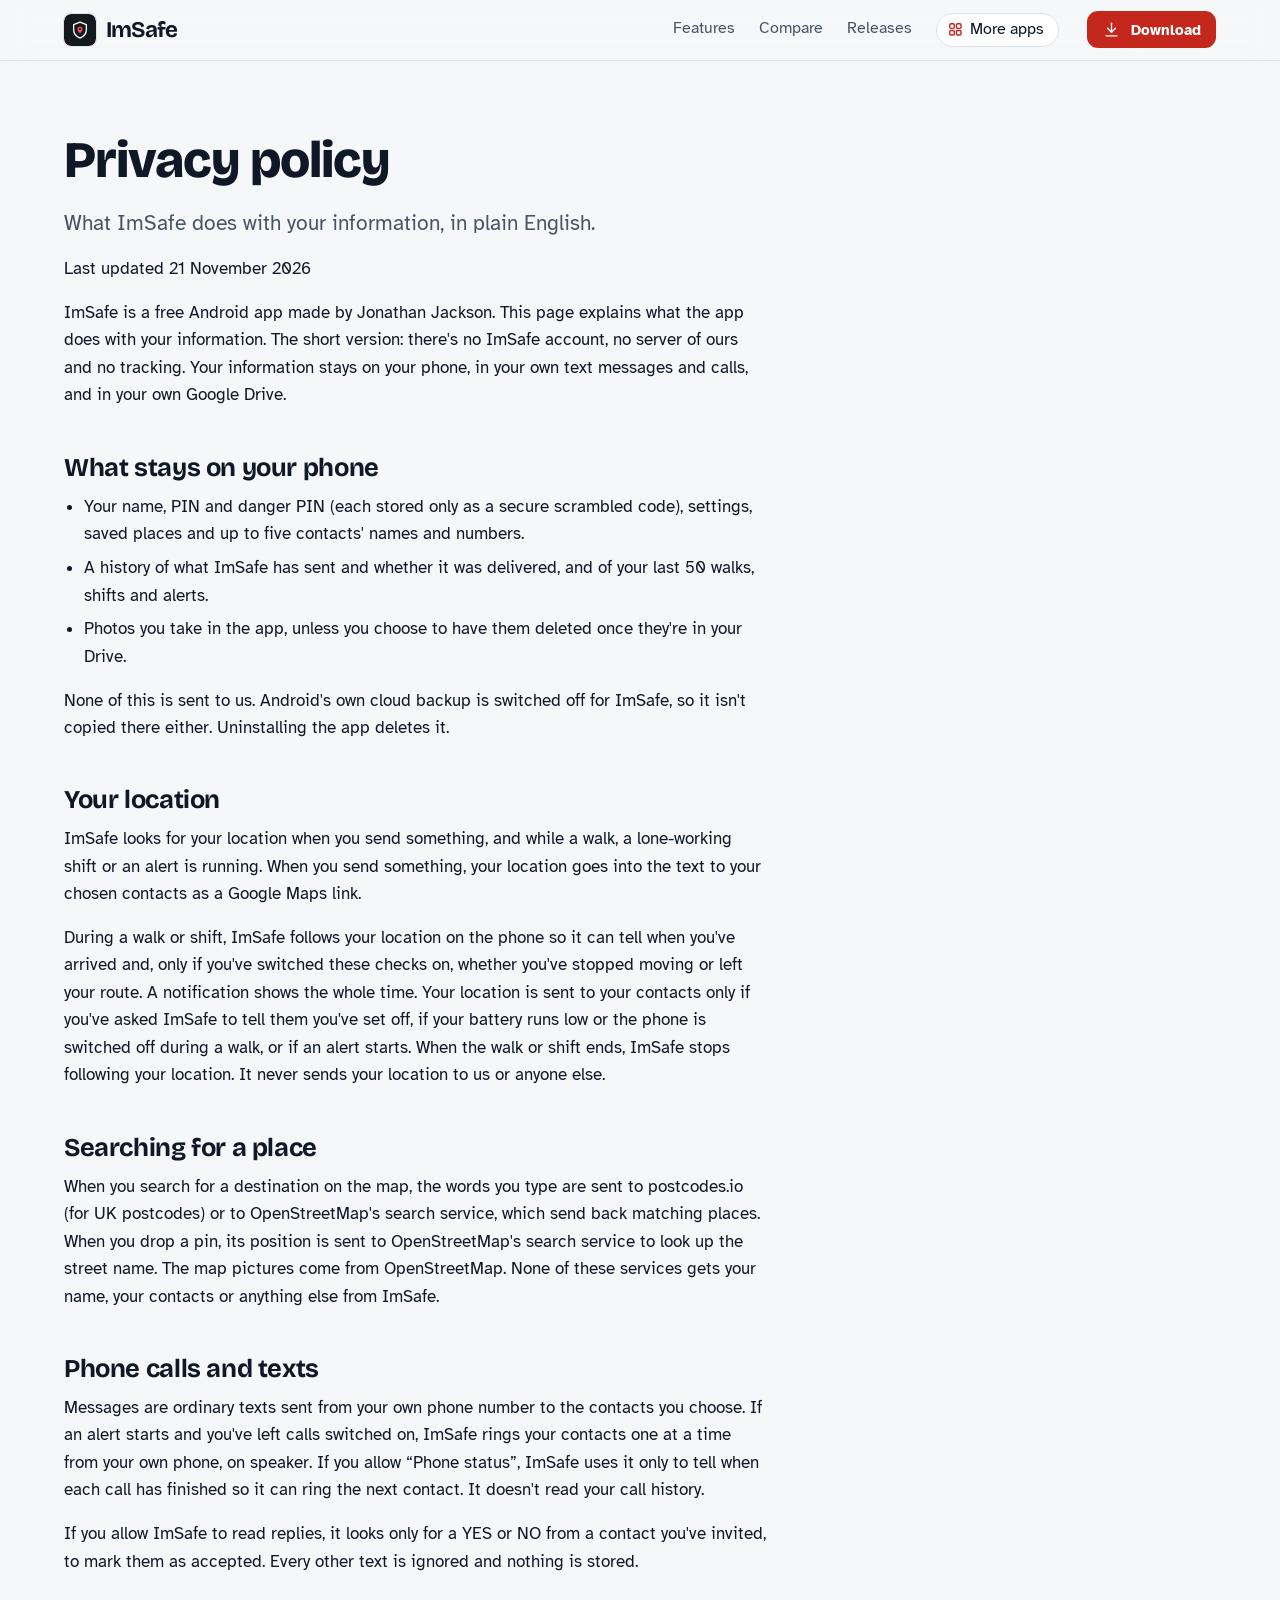
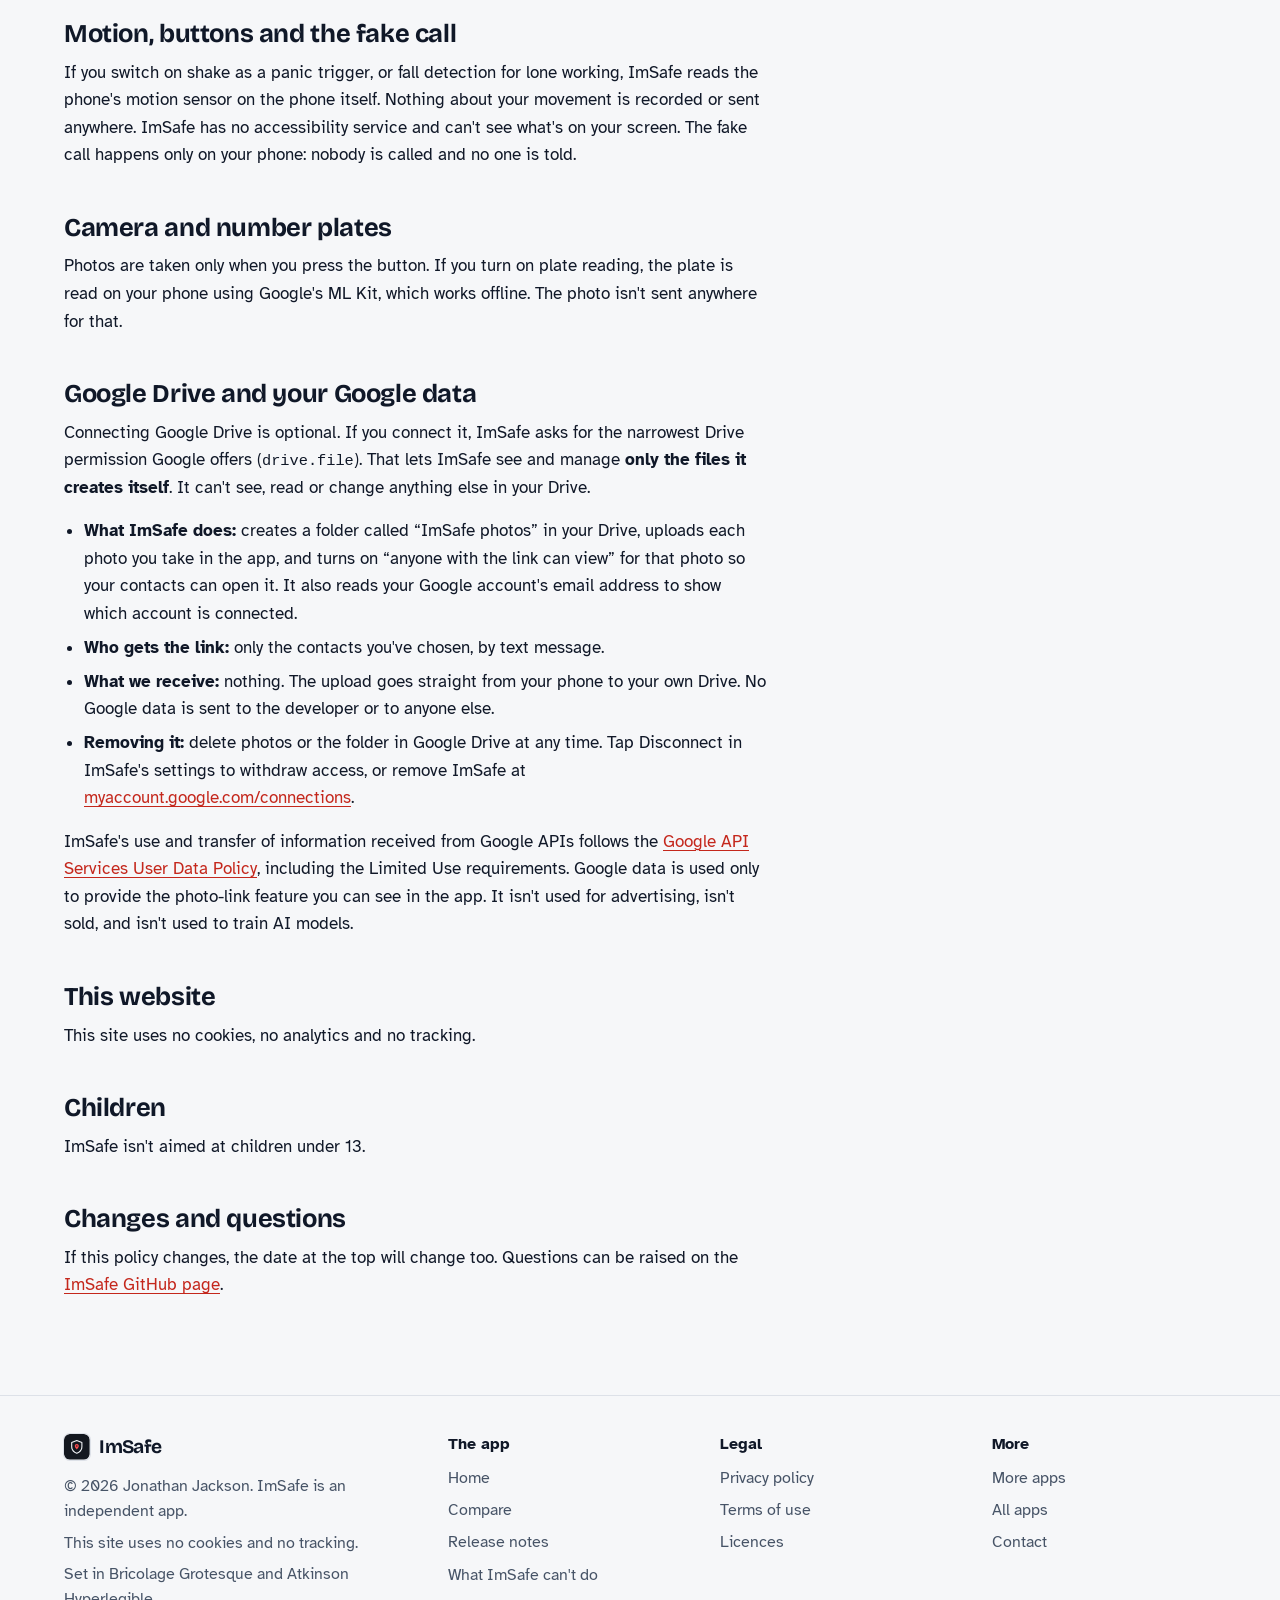
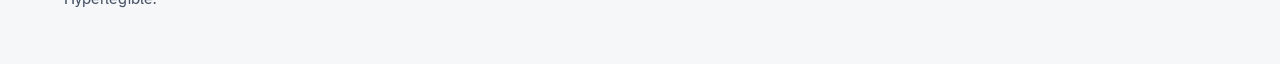
<file: privacy.html>
<!DOCTYPE html>
<html lang="en-GB">
<head>
<meta charset="utf-8">
<meta name="viewport" content="width=device-width, initial-scale=1">
<title>Privacy policy – ImSafe</title>
<meta name="description" content="How ImSafe handles your location, walks, calls, contacts, photos and Google Drive data. No account, no tracking, nothing sent to us.">
<meta name="author" content="Jonathan Jackson">
<link rel="canonical" href="https://customgpter.github.io/imsafe/privacy.html">
<meta name="theme-color" content="#f6f7f9" media="(prefers-color-scheme: light)">
<meta name="theme-color" content="#0b0d11" media="(prefers-color-scheme: dark)">
<meta property="og:type" content="website">
<meta property="og:site_name" content="ImSafe">
<meta property="og:title" content="Privacy policy – ImSafe">
<meta property="og:description" content="How ImSafe handles your location, walks, calls, contacts, photos and Google Drive data. No account, no tracking, nothing sent to us.">
<meta property="og:url" content="https://customgpter.github.io/imsafe/privacy.html">
<meta property="og:image" content="https://customgpter.github.io/imsafe/assets/og.png">
<meta property="og:image:width" content="1200">
<meta property="og:image:height" content="630">
<meta property="og:image:alt" content="ImSafe&#x27;s home screen with Walk me home, Photo and Taxi">
<meta property="og:locale" content="en_GB">
<meta name="twitter:card" content="summary_large_image">
<link rel="icon" href="./assets/favicon.svg" type="image/svg+xml">
<link rel="apple-touch-icon" href="./assets/apple-touch-icon.png">
<link rel="preload" href="./assets/fonts/bricolage-grotesque-latin.woff2" as="font" type="font/woff2" crossorigin>
<link rel="preload" href="./assets/fonts/atkinson-hyperlegible-latin-400-normal.woff2" as="font" type="font/woff2" crossorigin>
<link rel="stylesheet" href="./assets/site.css?v=1">
<link rel="stylesheet" href="./assets/house.css?v=1">
<link rel="stylesheet" href="./assets/apps-list.css?v=1">
<script src="./assets/apps-list.js?v=1" defer></script>
</head>
<body>
<a class="skip" href="#main">Skip to content</a>
<header class="masthead">
<div class="wrap">
<a class="brand" href="./" aria-label="ImSafe home"><svg viewBox="0 0 108 108" aria-hidden="true"><rect width="108" height="108" rx="24" fill="#14181f"/><path d="M54,27.5 L75.5,35.8 L75.5,53.5 C75.5,66.8 66.6,76.3 54,81.5 C41.4,76.3 32.5,66.8 32.5,53.5 L32.5,35.8 Z" fill="none" stroke="#f4f6f8" stroke-width="4.6" stroke-linejoin="round"/><path d="M54,65 C54,65 45.5,57.2 45.5,50.5 C45.5,45.8 49.3,42 54,42 C58.7,42 62.5,45.8 62.5,50.5 C62.5,57.2 54,65 54,65 Z M54,47.2 C55.8,47.2 57.3,48.7 57.3,50.5 C57.3,52.3 55.8,53.8 54,53.8 C52.2,53.8 50.7,52.3 50.7,50.5 C50.7,48.7 52.2,47.2 54,47.2 Z" fill="#ff4d4f" fill-rule="evenodd"/></svg><span>ImSafe</span></a>
<nav aria-label="Main"><ul><li><a href="./#features">Features</a></li><li><a href="./compare.html">Compare</a></li><li><a href="./releases.html">Releases</a></li><li><a class="more-apps" href="./more-apps.html"><svg class="ico" viewBox="0 0 24 24" aria-hidden="true"><rect x="4" y="4" width="6.5" height="6.5" rx="1.6"/><rect x="13.5" y="4" width="6.5" height="6.5" rx="1.6"/><rect x="4" y="13.5" width="6.5" height="6.5" rx="1.6"/><rect x="13.5" y="13.5" width="6.5" height="6.5" rx="1.6"/></svg>More apps</a></li></ul></nav>
<a class="button small" href="https://github.com/CustomGPTer/imsafe/releases/latest/download/ImSafe.apk"><svg class="ico" viewBox="0 0 24 24" aria-hidden="true"><path d="M12 4v11"/><path d="M7 10.5l5 5 5-5"/><path d="M5 20h14"/></svg>Download</a>
</div>
</header>
<main id="main" class="doc">
<div class="wrap">
<div class="measure">
<h1>Privacy policy</h1>
<p class="lede">What ImSafe does with your information, in plain English.</p>
<p class="meta">Last updated 21 November 2026</p>
<p>ImSafe is a free Android app made by Jonathan Jackson. This page explains what the app does with your information. The short version: there&#x27;s no ImSafe account, no server of ours and no tracking. Your information stays on your phone, in your own text messages and calls, and in your own Google Drive.</p>
<h2>What stays on your phone</h2>
<ul><li>Your name, PIN and danger PIN (each stored only as a secure scrambled code), settings, saved places and up to five contacts&#x27; names and numbers.</li>
<li>A history of what ImSafe has sent and whether it was delivered, and of your last 50 walks, shifts and alerts.</li>
<li>Photos you take in the app, unless you choose to have them deleted once they&#x27;re in your Drive.</li></ul>
<p>None of this is sent to us. Android&#x27;s own cloud backup is switched off for ImSafe, so it isn&#x27;t copied there either. Uninstalling the app deletes it.</p>
<h2>Your location</h2>
<p>ImSafe looks for your location when you send something, and while a walk, a lone-working shift or an alert is running. When you send something, your location goes into the text to your chosen contacts as a Google Maps link.</p>
<p>During a walk or shift, ImSafe follows your location on the phone so it can tell when you&#x27;ve arrived and, only if you&#x27;ve switched these checks on, whether you&#x27;ve stopped moving or left your route. A notification shows the whole time. Your location is sent to your contacts only if you&#x27;ve asked ImSafe to tell them you&#x27;ve set off, if your battery runs low or the phone is switched off during a walk, or if an alert starts. When the walk or shift ends, ImSafe stops following your location. It never sends your location to us or anyone else.</p>
<h2>Searching for a place</h2>
<p>When you search for a destination on the map, the words you type are sent to postcodes.io (for UK postcodes) or to OpenStreetMap&#x27;s search service, which send back matching places. When you drop a pin, its position is sent to OpenStreetMap&#x27;s search service to look up the street name. The map pictures come from OpenStreetMap. None of these services gets your name, your contacts or anything else from ImSafe.</p>
<h2>Phone calls and texts</h2>
<p>Messages are ordinary texts sent from your own phone number to the contacts you choose. If an alert starts and you&#x27;ve left calls switched on, ImSafe rings your contacts one at a time from your own phone, on speaker. If you allow &#x201c;Phone status&#x201d;, ImSafe uses it only to tell when each call has finished so it can ring the next contact. It doesn&#x27;t read your call history.</p>
<p>If you allow ImSafe to read replies, it looks only for a YES or NO from a contact you&#x27;ve invited, to mark them as accepted. Every other text is ignored and nothing is stored.</p>
<h2>Motion, buttons and the fake call</h2>
<p>If you switch on shake as a panic trigger, or fall detection for lone working, ImSafe reads the phone&#x27;s motion sensor on the phone itself. Nothing about your movement is recorded or sent anywhere. ImSafe has no accessibility service and can&#x27;t see what&#x27;s on your screen. The fake call happens only on your phone: nobody is called and no one is told.</p>
<h2>Camera and number plates</h2>
<p>Photos are taken only when you press the button. If you turn on plate reading, the plate is read on your phone using Google&#x27;s ML Kit, which works offline. The photo isn&#x27;t sent anywhere for that.</p>
<h2>Google Drive and your Google data</h2>
<p>Connecting Google Drive is optional. If you connect it, ImSafe asks for the narrowest Drive permission Google offers (<code>drive.file</code>). That lets ImSafe see and manage <strong>only the files it creates itself</strong>. It can&#x27;t see, read or change anything else in your Drive.</p>
<ul><li><b>What ImSafe does:</b> creates a folder called &#x201c;ImSafe photos&#x201d; in your Drive, uploads each photo you take in the app, and turns on &#x201c;anyone with the link can view&#x201d; for that photo so your contacts can open it. It also reads your Google account&#x27;s email address to show which account is connected.</li>
<li><b>Who gets the link:</b> only the contacts you&#x27;ve chosen, by text message.</li>
<li><b>What we receive:</b> nothing. The upload goes straight from your phone to your own Drive. No Google data is sent to the developer or to anyone else.</li>
<li><b>Removing it:</b> delete photos or the folder in Google Drive at any time. Tap Disconnect in ImSafe&#x27;s settings to withdraw access, or remove ImSafe at <a href="https://myaccount.google.com/connections">myaccount.google.com/connections</a>.</li></ul>
<p>ImSafe&#x27;s use and transfer of information received from Google APIs follows the <a href="https://developers.google.com/terms/api-services-user-data-policy">Google API Services User Data Policy</a>, including the Limited Use requirements. Google data is used only to provide the photo-link feature you can see in the app. It isn&#x27;t used for advertising, isn&#x27;t sold, and isn&#x27;t used to train AI models.</p>
<h2>This website</h2>
<p>This site uses no cookies, no analytics and no tracking.</p>
<h2>Children</h2>
<p>ImSafe isn&#x27;t aimed at children under 13.</p>
<h2>Changes and questions</h2>
<p>If this policy changes, the date at the top will change too. Questions can be raised on the <a href="https://github.com/CustomGPTer/imsafe/issues">ImSafe GitHub page</a>.</p>
</div>
</div>
</main>
<footer class="colophon">
<div class="wrap">
<div>
<a class="brand" href="./" aria-label="ImSafe home"><svg viewBox="0 0 108 108" aria-hidden="true"><rect width="108" height="108" rx="24" fill="#14181f"/><path d="M54,27.5 L75.5,35.8 L75.5,53.5 C75.5,66.8 66.6,76.3 54,81.5 C41.4,76.3 32.5,66.8 32.5,53.5 L32.5,35.8 Z" fill="none" stroke="#f4f6f8" stroke-width="4.6" stroke-linejoin="round"/><path d="M54,65 C54,65 45.5,57.2 45.5,50.5 C45.5,45.8 49.3,42 54,42 C58.7,42 62.5,45.8 62.5,50.5 C62.5,57.2 54,65 54,65 Z M54,47.2 C55.8,47.2 57.3,48.7 57.3,50.5 C57.3,52.3 55.8,53.8 54,53.8 C52.2,53.8 50.7,52.3 50.7,50.5 C50.7,48.7 52.2,47.2 54,47.2 Z" fill="#ff4d4f" fill-rule="evenodd"/></svg><span>ImSafe</span></a>
<p>&copy; 2026 Jonathan Jackson. ImSafe is an independent app.</p>
<p>This site uses no cookies and no tracking.</p>
<p>Set in Bricolage Grotesque and Atkinson Hyperlegible.</p>
</div>
<nav aria-label="The app"><h2>The app</h2><ul>
<li><a href="./">Home</a></li>
<li><a href="./compare.html">Compare</a></li>
<li><a href="./releases.html">Release notes</a></li>
<li><a href="./#safety">What ImSafe can&#x27;t do</a></li>
</ul></nav>
<nav aria-label="Legal"><h2>Legal</h2><ul>
<li><a href="./privacy.html">Privacy policy</a></li>
<li><a href="./terms.html">Terms of use</a></li>
<li><a href="./licences.html">Licences</a></li>
</ul></nav>
<nav aria-label="More"><h2>More</h2><ul>
<li><a href="./more-apps.html">More apps</a></li>
<li><a href="https://customgpter.github.io/">All apps</a></li>
<li><a href="https://github.com/CustomGPTer/imsafe/issues">Contact</a></li>
</ul></nav>
</div>
</footer>
</body>
</html>
</file>
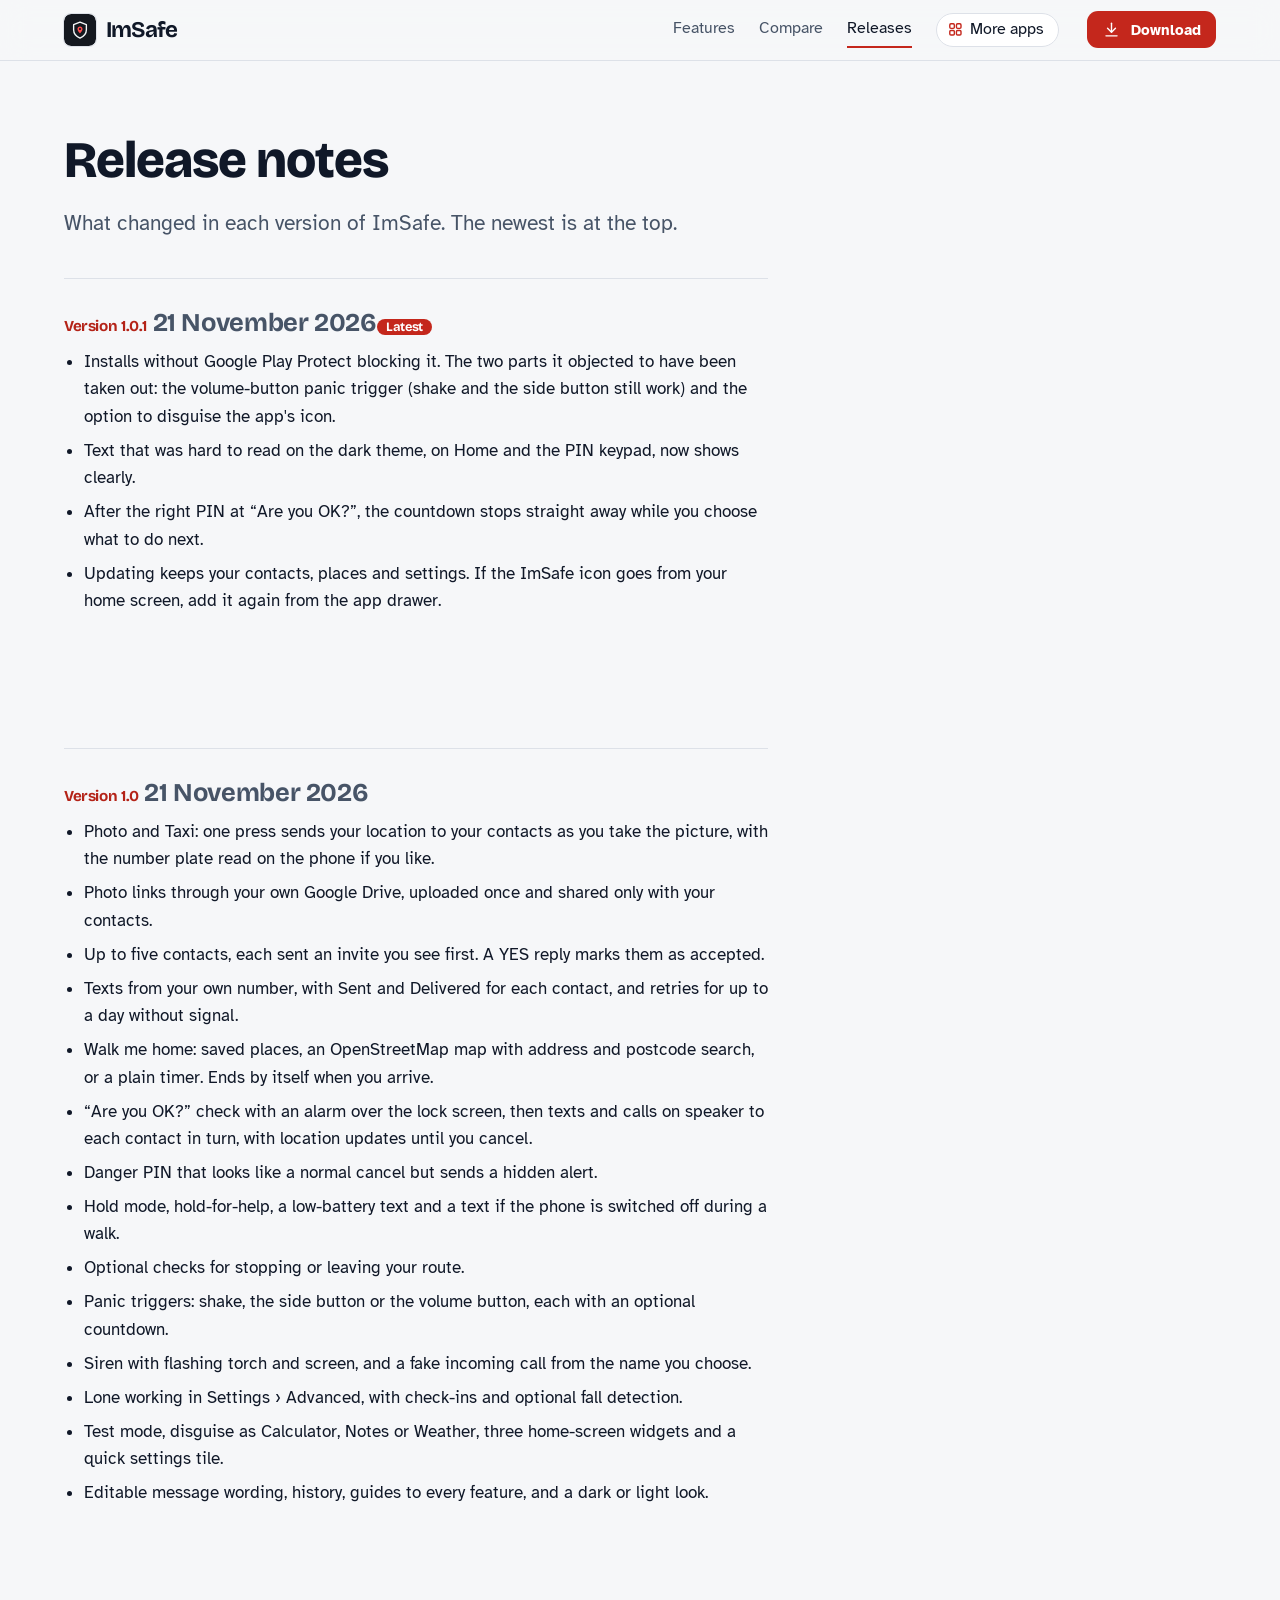
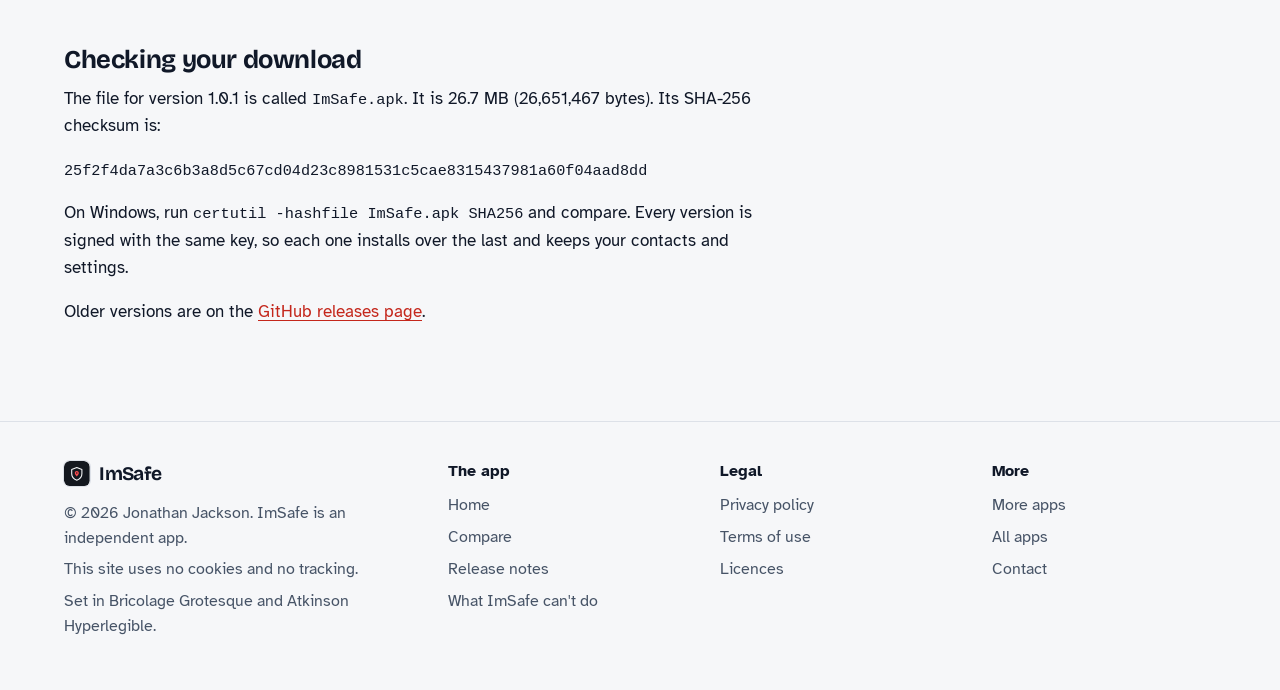
<file: releases.html>
<!DOCTYPE html>
<html lang="en-GB">
<head>
<meta charset="utf-8">
<meta name="viewport" content="width=device-width, initial-scale=1">
<title>ImSafe release notes</title>
<meta name="description" content="What changed in each version of ImSafe.">
<meta name="author" content="Jonathan Jackson">
<link rel="canonical" href="https://customgpter.github.io/imsafe/releases.html">
<meta name="theme-color" content="#f6f7f9" media="(prefers-color-scheme: light)">
<meta name="theme-color" content="#0b0d11" media="(prefers-color-scheme: dark)">
<meta property="og:type" content="website">
<meta property="og:site_name" content="ImSafe">
<meta property="og:title" content="ImSafe release notes">
<meta property="og:description" content="What changed in each version of ImSafe.">
<meta property="og:url" content="https://customgpter.github.io/imsafe/releases.html">
<meta property="og:image" content="https://customgpter.github.io/imsafe/assets/og.png">
<meta property="og:image:width" content="1200">
<meta property="og:image:height" content="630">
<meta property="og:image:alt" content="ImSafe&#x27;s home screen with Walk me home, Photo and Taxi">
<meta property="og:locale" content="en_GB">
<meta name="twitter:card" content="summary_large_image">
<link rel="icon" href="./assets/favicon.svg" type="image/svg+xml">
<link rel="apple-touch-icon" href="./assets/apple-touch-icon.png">
<link rel="preload" href="./assets/fonts/bricolage-grotesque-latin.woff2" as="font" type="font/woff2" crossorigin>
<link rel="preload" href="./assets/fonts/atkinson-hyperlegible-latin-400-normal.woff2" as="font" type="font/woff2" crossorigin>
<link rel="stylesheet" href="./assets/site.css?v=1">
<link rel="stylesheet" href="./assets/house.css?v=1">
<link rel="stylesheet" href="./assets/apps-list.css?v=1">
<script src="./assets/apps-list.js?v=1" defer></script>
</head>
<body>
<a class="skip" href="#main">Skip to content</a>
<header class="masthead">
<div class="wrap">
<a class="brand" href="./" aria-label="ImSafe home"><svg viewBox="0 0 108 108" aria-hidden="true"><rect width="108" height="108" rx="24" fill="#14181f"/><path d="M54,27.5 L75.5,35.8 L75.5,53.5 C75.5,66.8 66.6,76.3 54,81.5 C41.4,76.3 32.5,66.8 32.5,53.5 L32.5,35.8 Z" fill="none" stroke="#f4f6f8" stroke-width="4.6" stroke-linejoin="round"/><path d="M54,65 C54,65 45.5,57.2 45.5,50.5 C45.5,45.8 49.3,42 54,42 C58.7,42 62.5,45.8 62.5,50.5 C62.5,57.2 54,65 54,65 Z M54,47.2 C55.8,47.2 57.3,48.7 57.3,50.5 C57.3,52.3 55.8,53.8 54,53.8 C52.2,53.8 50.7,52.3 50.7,50.5 C50.7,48.7 52.2,47.2 54,47.2 Z" fill="#ff4d4f" fill-rule="evenodd"/></svg><span>ImSafe</span></a>
<nav aria-label="Main"><ul><li><a href="./#features">Features</a></li><li><a href="./compare.html">Compare</a></li><li><a href="./releases.html" aria-current="page">Releases</a></li><li><a class="more-apps" href="./more-apps.html"><svg class="ico" viewBox="0 0 24 24" aria-hidden="true"><rect x="4" y="4" width="6.5" height="6.5" rx="1.6"/><rect x="13.5" y="4" width="6.5" height="6.5" rx="1.6"/><rect x="4" y="13.5" width="6.5" height="6.5" rx="1.6"/><rect x="13.5" y="13.5" width="6.5" height="6.5" rx="1.6"/></svg>More apps</a></li></ul></nav>
<a class="button small" href="https://github.com/CustomGPTer/imsafe/releases/latest/download/ImSafe.apk"><svg class="ico" viewBox="0 0 24 24" aria-hidden="true"><path d="M12 4v11"/><path d="M7 10.5l5 5 5-5"/><path d="M5 20h14"/></svg>Download</a>
</div>
</header>
<main id="main" class="doc">
<div class="wrap">
<div class="measure">
<h1>Release notes</h1>
<p class="lede">What changed in each version of ImSafe. The newest is at the top.</p>
<section class="release" id="v1.0.1"><h2><span class="ver">Version 1.0.1</span> <span class="when">21 November 2026</span><span class="tag">Latest</span></h2><ul><li>Installs without Google Play Protect blocking it. The two parts it objected to have been taken out: the volume-button panic trigger (shake and the side button still work) and the option to disguise the app&#x27;s icon.</li><li>Text that was hard to read on the dark theme, on Home and the PIN keypad, now shows clearly.</li><li>After the right PIN at “Are you OK?”, the countdown stops straight away while you choose what to do next.</li><li>Updating keeps your contacts, places and settings. If the ImSafe icon goes from your home screen, add it again from the app drawer.</li></ul></section>
<section class="release" id="v1.0"><h2><span class="ver">Version 1.0</span> <span class="when">21 November 2026</span></h2><ul><li>Photo and Taxi: one press sends your location to your contacts as you take the picture, with the number plate read on the phone if you like.</li><li>Photo links through your own Google Drive, uploaded once and shared only with your contacts.</li><li>Up to five contacts, each sent an invite you see first. A YES reply marks them as accepted.</li><li>Texts from your own number, with Sent and Delivered for each contact, and retries for up to a day without signal.</li><li>Walk me home: saved places, an OpenStreetMap map with address and postcode search, or a plain timer. Ends by itself when you arrive.</li><li>“Are you OK?” check with an alarm over the lock screen, then texts and calls on speaker to each contact in turn, with location updates until you cancel.</li><li>Danger PIN that looks like a normal cancel but sends a hidden alert.</li><li>Hold mode, hold-for-help, a low-battery text and a text if the phone is switched off during a walk.</li><li>Optional checks for stopping or leaving your route.</li><li>Panic triggers: shake, the side button or the volume button, each with an optional countdown.</li><li>Siren with flashing torch and screen, and a fake incoming call from the name you choose.</li><li>Lone working in Settings › Advanced, with check-ins and optional fall detection.</li><li>Test mode, disguise as Calculator, Notes or Weather, three home-screen widgets and a quick settings tile.</li><li>Editable message wording, history, guides to every feature, and a dark or light look.</li></ul></section>
<h2 id="checking">Checking your download</h2>
<p>The file for version 1.0.1 is called <code>ImSafe.apk</code>. It is 26.7 MB (26,651,467 bytes). Its SHA-256 checksum is:</p>
<p><code class="sum">25f2f4da7a3c6b3a8d5c67cd04d23c8981531c5cae8315437981a60f04aad8dd</code></p>
<p>On Windows, run <code>certutil -hashfile ImSafe.apk SHA256</code> and compare. Every version is signed with the same key, so each one installs over the last and keeps your contacts and settings.</p>
<p>Older versions are on the <a href="https://github.com/CustomGPTer/imsafe/releases">GitHub releases page</a>.</p>
</div>
</div>
</main>
<footer class="colophon">
<div class="wrap">
<div>
<a class="brand" href="./" aria-label="ImSafe home"><svg viewBox="0 0 108 108" aria-hidden="true"><rect width="108" height="108" rx="24" fill="#14181f"/><path d="M54,27.5 L75.5,35.8 L75.5,53.5 C75.5,66.8 66.6,76.3 54,81.5 C41.4,76.3 32.5,66.8 32.5,53.5 L32.5,35.8 Z" fill="none" stroke="#f4f6f8" stroke-width="4.6" stroke-linejoin="round"/><path d="M54,65 C54,65 45.5,57.2 45.5,50.5 C45.5,45.8 49.3,42 54,42 C58.7,42 62.5,45.8 62.5,50.5 C62.5,57.2 54,65 54,65 Z M54,47.2 C55.8,47.2 57.3,48.7 57.3,50.5 C57.3,52.3 55.8,53.8 54,53.8 C52.2,53.8 50.7,52.3 50.7,50.5 C50.7,48.7 52.2,47.2 54,47.2 Z" fill="#ff4d4f" fill-rule="evenodd"/></svg><span>ImSafe</span></a>
<p>&copy; 2026 Jonathan Jackson. ImSafe is an independent app.</p>
<p>This site uses no cookies and no tracking.</p>
<p>Set in Bricolage Grotesque and Atkinson Hyperlegible.</p>
</div>
<nav aria-label="The app"><h2>The app</h2><ul>
<li><a href="./">Home</a></li>
<li><a href="./compare.html">Compare</a></li>
<li><a href="./releases.html">Release notes</a></li>
<li><a href="./#safety">What ImSafe can&#x27;t do</a></li>
</ul></nav>
<nav aria-label="Legal"><h2>Legal</h2><ul>
<li><a href="./privacy.html">Privacy policy</a></li>
<li><a href="./terms.html">Terms of use</a></li>
<li><a href="./licences.html">Licences</a></li>
</ul></nav>
<nav aria-label="More"><h2>More</h2><ul>
<li><a href="./more-apps.html">More apps</a></li>
<li><a href="https://customgpter.github.io/">All apps</a></li>
<li><a href="https://github.com/CustomGPTer/imsafe/issues">Contact</a></li>
</ul></nav>
</div>
</footer>
</body>
</html>
</file>
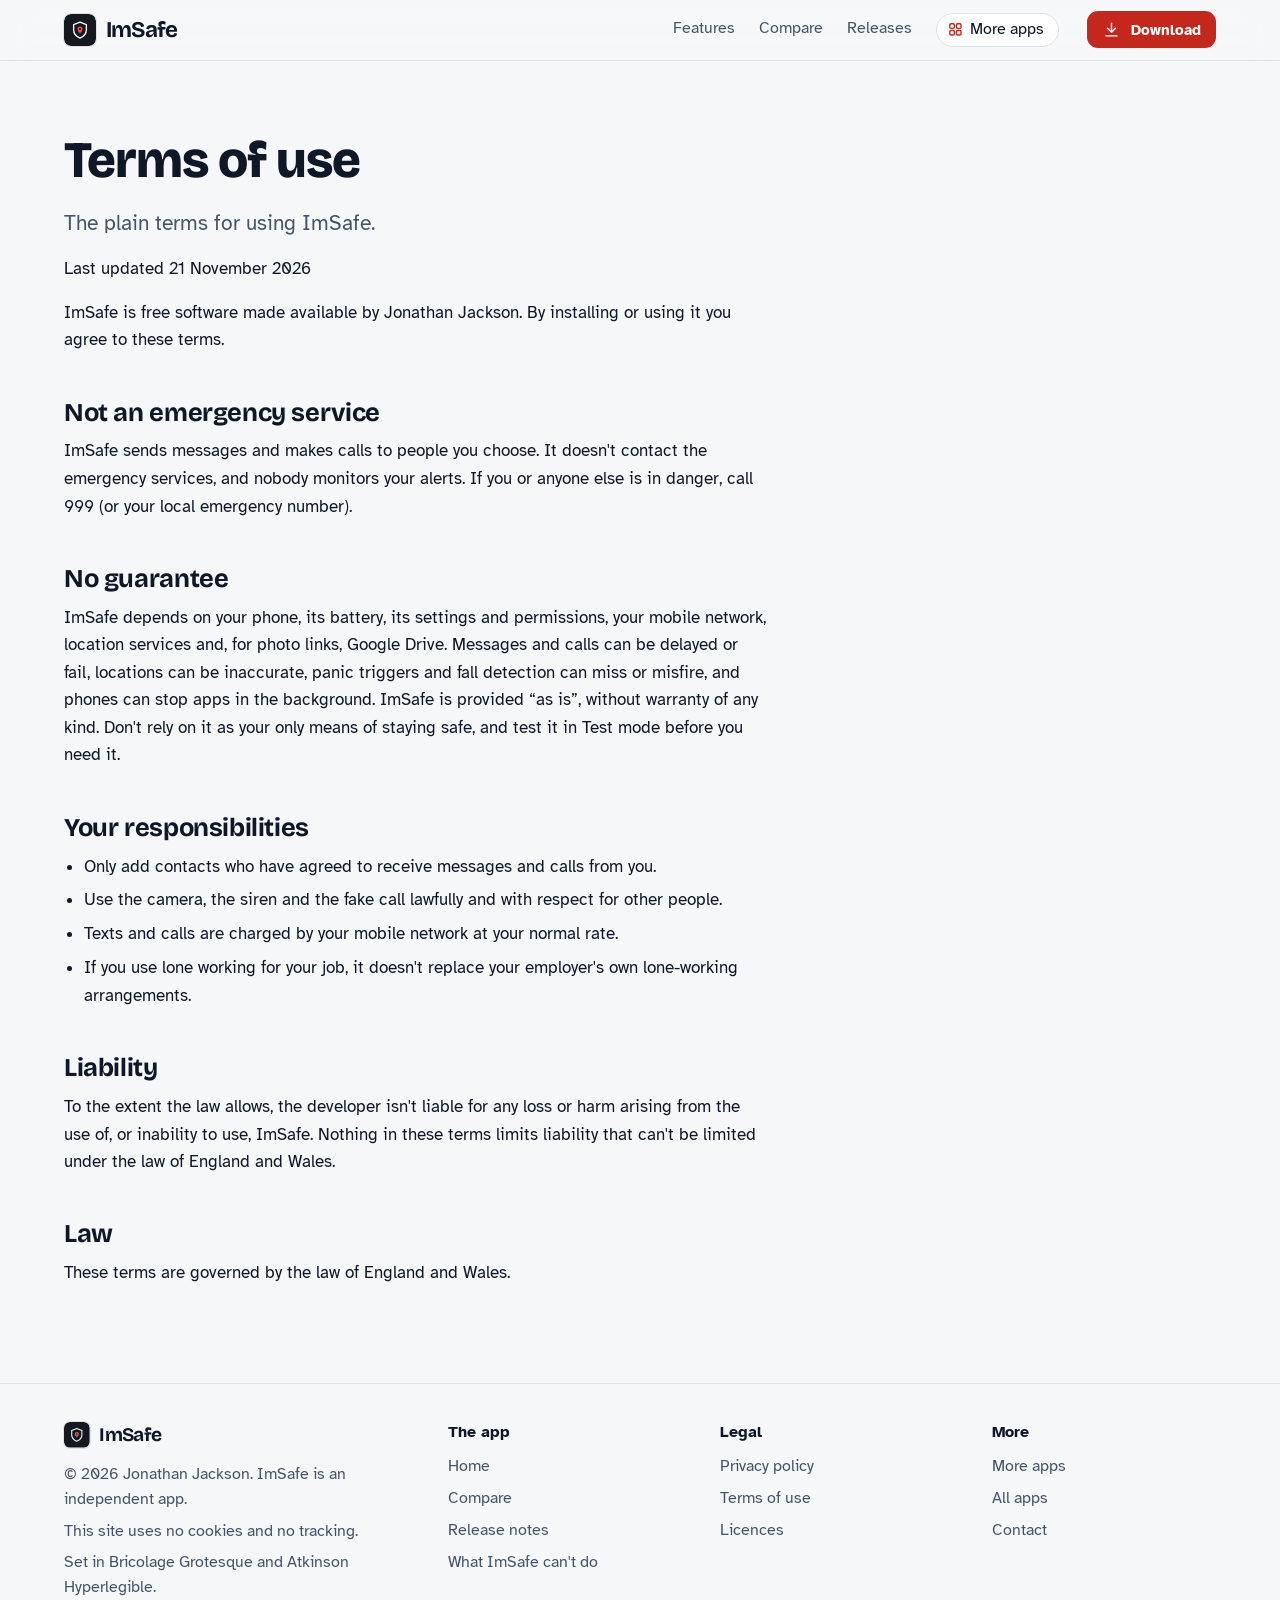
<file: terms.html>
<!DOCTYPE html>
<html lang="en-GB">
<head>
<meta charset="utf-8">
<meta name="viewport" content="width=device-width, initial-scale=1">
<title>Terms of use – ImSafe</title>
<meta name="description" content="The terms for using ImSafe.">
<meta name="author" content="Jonathan Jackson">
<link rel="canonical" href="https://customgpter.github.io/imsafe/terms.html">
<meta name="theme-color" content="#f6f7f9" media="(prefers-color-scheme: light)">
<meta name="theme-color" content="#0b0d11" media="(prefers-color-scheme: dark)">
<meta property="og:type" content="website">
<meta property="og:site_name" content="ImSafe">
<meta property="og:title" content="Terms of use – ImSafe">
<meta property="og:description" content="The terms for using ImSafe.">
<meta property="og:url" content="https://customgpter.github.io/imsafe/terms.html">
<meta property="og:image" content="https://customgpter.github.io/imsafe/assets/og.png">
<meta property="og:image:width" content="1200">
<meta property="og:image:height" content="630">
<meta property="og:image:alt" content="ImSafe&#x27;s home screen with Walk me home, Photo and Taxi">
<meta property="og:locale" content="en_GB">
<meta name="twitter:card" content="summary_large_image">
<link rel="icon" href="./assets/favicon.svg" type="image/svg+xml">
<link rel="apple-touch-icon" href="./assets/apple-touch-icon.png">
<link rel="preload" href="./assets/fonts/bricolage-grotesque-latin.woff2" as="font" type="font/woff2" crossorigin>
<link rel="preload" href="./assets/fonts/atkinson-hyperlegible-latin-400-normal.woff2" as="font" type="font/woff2" crossorigin>
<link rel="stylesheet" href="./assets/site.css?v=1">
<link rel="stylesheet" href="./assets/house.css?v=1">
<link rel="stylesheet" href="./assets/apps-list.css?v=1">
<script src="./assets/apps-list.js?v=1" defer></script>
</head>
<body>
<a class="skip" href="#main">Skip to content</a>
<header class="masthead">
<div class="wrap">
<a class="brand" href="./" aria-label="ImSafe home"><svg viewBox="0 0 108 108" aria-hidden="true"><rect width="108" height="108" rx="24" fill="#14181f"/><path d="M54,27.5 L75.5,35.8 L75.5,53.5 C75.5,66.8 66.6,76.3 54,81.5 C41.4,76.3 32.5,66.8 32.5,53.5 L32.5,35.8 Z" fill="none" stroke="#f4f6f8" stroke-width="4.6" stroke-linejoin="round"/><path d="M54,65 C54,65 45.5,57.2 45.5,50.5 C45.5,45.8 49.3,42 54,42 C58.7,42 62.5,45.8 62.5,50.5 C62.5,57.2 54,65 54,65 Z M54,47.2 C55.8,47.2 57.3,48.7 57.3,50.5 C57.3,52.3 55.8,53.8 54,53.8 C52.2,53.8 50.7,52.3 50.7,50.5 C50.7,48.7 52.2,47.2 54,47.2 Z" fill="#ff4d4f" fill-rule="evenodd"/></svg><span>ImSafe</span></a>
<nav aria-label="Main"><ul><li><a href="./#features">Features</a></li><li><a href="./compare.html">Compare</a></li><li><a href="./releases.html">Releases</a></li><li><a class="more-apps" href="./more-apps.html"><svg class="ico" viewBox="0 0 24 24" aria-hidden="true"><rect x="4" y="4" width="6.5" height="6.5" rx="1.6"/><rect x="13.5" y="4" width="6.5" height="6.5" rx="1.6"/><rect x="4" y="13.5" width="6.5" height="6.5" rx="1.6"/><rect x="13.5" y="13.5" width="6.5" height="6.5" rx="1.6"/></svg>More apps</a></li></ul></nav>
<a class="button small" href="https://github.com/CustomGPTer/imsafe/releases/latest/download/ImSafe.apk"><svg class="ico" viewBox="0 0 24 24" aria-hidden="true"><path d="M12 4v11"/><path d="M7 10.5l5 5 5-5"/><path d="M5 20h14"/></svg>Download</a>
</div>
</header>
<main id="main" class="doc">
<div class="wrap">
<div class="measure">
<h1>Terms of use</h1>
<p class="lede">The plain terms for using ImSafe.</p>
<p class="meta">Last updated 21 November 2026</p>
<p>ImSafe is free software made available by Jonathan Jackson. By installing or using it you agree to these terms.</p>
<h2>Not an emergency service</h2>
<p>ImSafe sends messages and makes calls to people you choose. It doesn&#x27;t contact the emergency services, and nobody monitors your alerts. If you or anyone else is in danger, call 999 (or your local emergency number).</p>
<h2>No guarantee</h2>
<p>ImSafe depends on your phone, its battery, its settings and permissions, your mobile network, location services and, for photo links, Google Drive. Messages and calls can be delayed or fail, locations can be inaccurate, panic triggers and fall detection can miss or misfire, and phones can stop apps in the background. ImSafe is provided &#x201c;as is&#x201d;, without warranty of any kind. Don&#x27;t rely on it as your only means of staying safe, and test it in Test mode before you need it.</p>
<h2>Your responsibilities</h2>
<ul><li>Only add contacts who have agreed to receive messages and calls from you.</li>
<li>Use the camera, the siren and the fake call lawfully and with respect for other people.</li>
<li>Texts and calls are charged by your mobile network at your normal rate.</li>
<li>If you use lone working for your job, it doesn&#x27;t replace your employer&#x27;s own lone-working arrangements.</li></ul>
<h2>Liability</h2>
<p>To the extent the law allows, the developer isn&#x27;t liable for any loss or harm arising from the use of, or inability to use, ImSafe. Nothing in these terms limits liability that can&#x27;t be limited under the law of England and Wales.</p>
<h2>Law</h2>
<p>These terms are governed by the law of England and Wales.</p>
</div>
</div>
</main>
<footer class="colophon">
<div class="wrap">
<div>
<a class="brand" href="./" aria-label="ImSafe home"><svg viewBox="0 0 108 108" aria-hidden="true"><rect width="108" height="108" rx="24" fill="#14181f"/><path d="M54,27.5 L75.5,35.8 L75.5,53.5 C75.5,66.8 66.6,76.3 54,81.5 C41.4,76.3 32.5,66.8 32.5,53.5 L32.5,35.8 Z" fill="none" stroke="#f4f6f8" stroke-width="4.6" stroke-linejoin="round"/><path d="M54,65 C54,65 45.5,57.2 45.5,50.5 C45.5,45.8 49.3,42 54,42 C58.7,42 62.5,45.8 62.5,50.5 C62.5,57.2 54,65 54,65 Z M54,47.2 C55.8,47.2 57.3,48.7 57.3,50.5 C57.3,52.3 55.8,53.8 54,53.8 C52.2,53.8 50.7,52.3 50.7,50.5 C50.7,48.7 52.2,47.2 54,47.2 Z" fill="#ff4d4f" fill-rule="evenodd"/></svg><span>ImSafe</span></a>
<p>&copy; 2026 Jonathan Jackson. ImSafe is an independent app.</p>
<p>This site uses no cookies and no tracking.</p>
<p>Set in Bricolage Grotesque and Atkinson Hyperlegible.</p>
</div>
<nav aria-label="The app"><h2>The app</h2><ul>
<li><a href="./">Home</a></li>
<li><a href="./compare.html">Compare</a></li>
<li><a href="./releases.html">Release notes</a></li>
<li><a href="./#safety">What ImSafe can&#x27;t do</a></li>
</ul></nav>
<nav aria-label="Legal"><h2>Legal</h2><ul>
<li><a href="./privacy.html">Privacy policy</a></li>
<li><a href="./terms.html">Terms of use</a></li>
<li><a href="./licences.html">Licences</a></li>
</ul></nav>
<nav aria-label="More"><h2>More</h2><ul>
<li><a href="./more-apps.html">More apps</a></li>
<li><a href="https://customgpter.github.io/">All apps</a></li>
<li><a href="https://github.com/CustomGPTer/imsafe/issues">Contact</a></li>
</ul></nav>
</div>
</footer>
</body>
</html>
</file>
<file: assets/site.css>
@font-face{font-family:"Bricolage Grotesque";src:url("fonts/bricolage-grotesque-latin.woff2") format("woff2");font-weight:200 800;font-style:normal;font-display:swap}
@font-face{font-family:"Atkinson Hyperlegible";src:url("fonts/atkinson-hyperlegible-latin-400-normal.woff2") format("woff2");font-weight:400;font-style:normal;font-display:swap}
@font-face{font-family:"Atkinson Hyperlegible";src:url("fonts/atkinson-hyperlegible-latin-700-normal.woff2") format("woff2");font-weight:700;font-style:normal;font-display:swap}

/* Daylight page, night-time camera. The lamp colour is kept for the one thing to press and for what the camera has seen. */
:root{
  --page:#f2f5f9; --panel:#ffffff; --raised:#e8edf3; --ink:#0d1a2b; --soft:#465468; --rule:#d2dae4;
  --accent:#0a6a55; --accent-ink:#ffffff; --warn:#8a5200; --rec:#d3302f;
  --lamp:#ffb347; --lamp-ink:#231400; --lamp-text:#8a5200;
  --night:#09111e; --night-2:#111d30; --night-3:#1a2a43; --night-ink:#eaf0f8; --night-soft:#9fb0c7; --night-rule:#24364f; --iris:#55d6ab;
  --display:"Bricolage Grotesque","Atkinson Hyperlegible",system-ui,sans-serif;
  --sans:"Atkinson Hyperlegible",system-ui,-apple-system,"Segoe UI",Roboto,sans-serif;
  --mono:ui-monospace,SFMono-Regular,Menlo,Consolas,"Liberation Mono",monospace;
  color-scheme:light dark;
}
@media (prefers-color-scheme:dark){
  :root{--page:#0a111b; --panel:#111a27; --raised:#182434; --ink:#e9eef5; --soft:#a0aec0; --rule:#243247;
    --accent:#55d6ab; --accent-ink:#00281d; --warn:#ffb347; --rec:#ff6163; --lamp-text:#ffb347}
}

*,*::before,*::after{box-sizing:border-box}
html{-webkit-text-size-adjust:100%;scroll-behavior:smooth;scroll-padding-top:5.5rem}
@media (prefers-reduced-motion:reduce){html{scroll-behavior:auto}}
body{margin:0;background:var(--page);color:var(--ink);font:400 1.0625rem/1.62 var(--sans);text-rendering:optimizeLegibility;-webkit-font-smoothing:antialiased}
img,svg{max-width:100%;display:block}
a{color:var(--accent);text-decoration-thickness:.07em;text-underline-offset:.2em}
a:hover{text-decoration-thickness:.13em}
:focus-visible{outline:3px solid var(--lamp);outline-offset:3px;border-radius:6px}
code{font:.9em/1 var(--mono);overflow-wrap:anywhere}
h1,h2,h3{font-family:var(--display);font-weight:700;letter-spacing:-.015em;line-height:1.08;margin:0;text-wrap:balance}
p{margin:0 0 1rem}
.skip{position:absolute;left:-999px;top:0;background:var(--ink);color:var(--page);padding:.6rem 1rem;z-index:30;border-radius:0 0 8px 0}
.skip:focus{left:0}
.sr{position:absolute;width:1px;height:1px;overflow:hidden;clip-path:inset(50%);white-space:nowrap}
.wrap{width:min(72rem,100% - 2.5rem);margin-inline:auto}
.measure{max-width:44rem}
.ico{width:1.25em;height:1.25em;flex:none;fill:none;stroke:currentColor;stroke-width:1.75;stroke-linecap:round;stroke-linejoin:round}

/* ---------- masthead */
.masthead{position:sticky;top:0;z-index:20;background:color-mix(in srgb,var(--page) 88%,transparent);-webkit-backdrop-filter:blur(14px) saturate(1.3);backdrop-filter:blur(14px) saturate(1.3);border-bottom:1px solid var(--rule)}
.masthead .wrap{display:flex;flex-wrap:wrap;align-items:center;gap:.35rem 1.75rem;padding-block:.7rem}
.brand{display:inline-flex;align-items:center;gap:.6rem;font:700 1.4rem/1 var(--display);letter-spacing:-.03em;color:var(--ink);text-decoration:none;margin-right:auto}
.brand svg{width:2rem;height:2rem;flex:none;border-radius:.5rem;box-shadow:0 0 0 1px var(--rule)}
.masthead nav ul{display:flex;flex-wrap:wrap;align-items:center;gap:.15rem 1.5rem;list-style:none;margin:0;padding:0;font-size:1rem;line-height:1.3}
.masthead nav a{display:inline-flex;align-items:center;gap:.4rem;color:var(--soft);text-decoration:none;padding-block:.45rem;border-bottom:2px solid transparent}
.masthead nav a:hover{color:var(--ink)}
.masthead nav a[aria-current="page"]{color:var(--ink);border-bottom-color:var(--lamp)}
.masthead nav a.more-apps{color:var(--ink);border:1px solid var(--rule);border-radius:999px;padding:.34rem .85rem .34rem .65rem;background:var(--panel)}
.masthead nav a.more-apps .ico{width:1.05em;height:1.05em;color:var(--accent);stroke-width:2}
.masthead nav a.more-apps:hover,.masthead nav a.more-apps[aria-current="page"]{border-color:var(--accent)}
.button{display:inline-flex;align-items:center;gap:.6rem;background:var(--lamp);color:var(--lamp-ink);font:700 1.08rem/1.2 var(--sans);text-decoration:none;padding:.95rem 1.5rem;border-radius:14px;box-shadow:0 1px 0 rgba(255,255,255,.45) inset,0 12px 24px -14px rgba(138,82,0,.9)}
.button:hover{background:#ffc56e}
.button:active{transform:translateY(1px)}
.button.small{font-size:.95rem;padding:.55rem .95rem;border-radius:11px;box-shadow:none}
.button.quiet{background:none;box-shadow:none;border:1px solid var(--rule);color:var(--ink)}
.button.quiet:hover{border-color:var(--ink);background:none}
@media (max-width:52rem){
  .masthead nav{order:3;flex:1 0 100%}
  .masthead nav ul{gap:.1rem .85rem;font-size:.95rem}
  .masthead nav .wide{display:none}
}
@media (max-width:24rem){.masthead nav a.more-apps .ico{display:none}.masthead nav a.more-apps{padding-inline:.7rem}}

/* ---------- hero */
.hero{padding-block:clamp(2.2rem,6vw,4.75rem) clamp(2.5rem,6vw,4.5rem);overflow:hidden}
.hero-grid{display:grid;gap:clamp(2.25rem,5vw,4rem);align-items:center}
@media (min-width:62rem){.hero-grid{grid-template-columns:minmax(0,11fr) minmax(0,10fr)}}
.hero h1{font-size:clamp(2.6rem,6vw,4.25rem);font-weight:800;line-height:1;letter-spacing:-.022em;margin-bottom:1.5rem}
.lede{font-size:clamp(1.14rem,2vw,1.3rem);line-height:1.55;color:var(--soft);margin:0 0 1rem;max-width:34rem}
.get{display:flex;flex-wrap:wrap;align-items:center;gap:.9rem 1.5rem;margin:1.8rem 0 1.1rem}
.get .aside{font-weight:700;color:var(--ink)}
.facts{font-size:.98rem;line-height:1.5;color:var(--soft);margin:0 0 .5rem;max-width:36rem}
.pills{display:flex;flex-wrap:wrap;gap:.45rem;list-style:none;margin:0 0 1rem;padding:0;font-size:.95rem}
.pills li{border:1px solid var(--rule);border-radius:999px;padding:.22rem .8rem;background:var(--panel);color:var(--soft)}

/* the monitor: the camera's view, the day beneath it, and the alert it sends */
.monitor{position:relative;max-width:36rem;margin-inline:auto;width:100%;padding-bottom:3.1rem}
@media (min-width:62rem){.monitor{margin-inline:auto 0}}
.screen{position:relative;background:var(--night);border-radius:22px;padding:.6rem;box-shadow:0 0 0 1px var(--night-rule),0 30px 60px -30px rgba(9,17,30,.75)}
.cam{position:relative;border-radius:15px;overflow:hidden;aspect-ratio:16/10;background:#0b1626}
.cam svg{width:100%;height:100%}
.cam text{font:700 15px var(--sans);fill:#231400}
.hud{position:absolute;display:inline-flex;align-items:center;gap:.4rem;font:700 .76rem/1 var(--sans);color:var(--night-ink);background:rgba(6,12,22,.62);border-radius:999px;padding:.38rem .65rem;letter-spacing:.01em}
.hud i{width:.5rem;height:.5rem;border-radius:50%;background:var(--iris)}
.hud.watching{left:.7rem;top:.7rem}
.hud.rec{right:.7rem;top:.7rem}
.hud.rec i{background:#ff5a5c}
.hud.stamp{left:.7rem;bottom:.7rem;font:400 .74rem/1 var(--mono);border-radius:6px;color:#d5deea}
.hud.place{right:.7rem;bottom:.7rem;border-radius:6px;font-weight:400;color:#d5deea}
.day{padding:.85rem .55rem 2rem;color:var(--night-soft);font-size:.8rem;line-height:1.2}
.day-head{display:flex;justify-content:space-between;margin-bottom:.6rem}
.day-head b{color:var(--night-ink)}
.track{position:relative;height:1.5rem;border-radius:7px;background:repeating-linear-gradient(90deg,var(--night-3) 0 1px,transparent 1px calc(100% / 24)),var(--night-2);box-shadow:inset 0 0 0 1px var(--night-rule)}
.ev{position:absolute;top:3px;bottom:3px;width:max(5px,1.1%);border-radius:3px;background:var(--iris);left:var(--at)}
.ev.seen{background:var(--lamp)}
.now{position:absolute;top:-4px;bottom:-4px;left:var(--at);width:2px;background:var(--night-ink);border-radius:2px}
.hours{display:flex;justify-content:space-between;margin-top:.4rem;font-size:.72rem}
.alert{position:absolute;right:-.4rem;bottom:0;display:flex;align-items:center;gap:.75rem;width:min(19rem,88%);background:var(--panel);color:var(--ink);border:1px solid var(--rule);border-radius:16px;padding:.65rem .8rem;box-shadow:0 18px 36px -18px rgba(9,17,30,.55)}
.alert .thumb{flex:none;width:3.1rem;height:3.1rem;border-radius:10px;background:linear-gradient(160deg,#16263d,#0b1626);position:relative;overflow:hidden}
.alert .thumb::before{content:"";position:absolute;left:50%;bottom:0;width:38%;height:62%;translate:-50% 0;border-radius:40% 40% 0 0;background:#6f86a6}
.alert .thumb::after{content:"";position:absolute;left:50%;top:14%;width:26%;aspect-ratio:1;translate:-50% 0;border-radius:50%;background:#8ea4c2}
.alert b{display:block;font-size:.98rem;line-height:1.25}
.alert span{display:block;font-size:.86rem;color:var(--soft);line-height:1.3}
.alert .dot{flex:none;width:.6rem;height:.6rem;border-radius:50%;background:var(--lamp);margin-left:auto;box-shadow:0 0 0 4px color-mix(in srgb,var(--lamp) 25%,transparent)}
@media (max-width:26rem){.alert{right:0}}
@media (prefers-reduced-motion:no-preference){
  .cam .spill{animation:vg-in .9s ease-out .25s both}
  .cam .who{animation:vg-step .9s cubic-bezier(.2,.8,.25,1) .9s both}
  .cam .mark{animation:vg-lock .45s cubic-bezier(.3,1.4,.5,1) 1.7s both;transform-box:fill-box;transform-origin:center}
  .hud.rec{animation:vg-in .3s ease-out 2.05s both}
  .hud.rec i{animation:vg-blink 1.2s steps(2,jump-none) 2.3s 4}
  .ev.seen,.now{animation:vg-pop .4s cubic-bezier(.3,1.5,.5,1) 2.4s both}
  .alert{animation:vg-rise .6s cubic-bezier(.2,.8,.25,1) 2.9s both}
  @keyframes vg-in{from{opacity:0}to{opacity:1}}
  @keyframes vg-step{from{opacity:0;transform:translateX(18px)}to{opacity:1;transform:none}}
  @keyframes vg-lock{from{opacity:0;transform:scale(1.12)}to{opacity:1;transform:none}}
  @keyframes vg-blink{from{opacity:1}to{opacity:.25}}
  @keyframes vg-pop{from{opacity:0;transform:scaleY(.2)}to{opacity:1;transform:none}}
  @keyframes vg-rise{from{opacity:0;transform:translateY(14px)}to{opacity:1;transform:none}}
}

/* ---------- sections */
section{padding-block:clamp(3rem,7vw,5.5rem)}
section + section{border-top:1px solid var(--rule)}
h2{font-size:clamp(1.8rem,3.6vw,2.6rem);margin-bottom:.9rem}
h3{font:700 1.1rem/1.3 var(--sans);letter-spacing:0;margin:0 0 .3rem}
.intro{color:var(--soft);max-width:40rem;margin-bottom:2.2rem;font-size:1.1rem}

.promises{padding-block:0;border-block:1px solid var(--rule);background:var(--panel)}
.promises ul{list-style:none;margin:0;padding:0;display:grid;grid-template-columns:repeat(auto-fit,minmax(min(100%,14rem),1fr))}
.promises li{display:flex;gap:.8rem;align-items:flex-start;padding:1.4rem 1.5rem 1.4rem 0}
.promises .ico{width:1.6rem;height:1.6rem;color:var(--accent);margin-top:.1rem}
.promises b{display:block;line-height:1.3}
.promises span{color:var(--soft);font-size:.96rem;line-height:1.45;display:block}
.hero + .promises{border-top:1px solid var(--rule)}

.steps{list-style:none;counter-reset:s;margin:0;padding:0;display:grid;gap:1.25rem}
@media (min-width:52rem){.steps{grid-template-columns:repeat(3,minmax(0,1fr))}}
.steps li{counter-increment:s;background:var(--panel);border:1px solid var(--rule);border-radius:18px;padding:1.4rem 1.4rem 1.5rem}
.steps li::before{content:counter(s);display:grid;place-items:center;width:2rem;height:2rem;border-radius:50%;background:var(--ink);color:var(--page);font:700 1rem/1 var(--display);margin-bottom:1rem}
.steps p{margin:0;color:var(--soft)}

.notices{display:grid;gap:1.25rem}
@media (min-width:52rem){.notices{grid-template-columns:repeat(2,minmax(0,1fr))}}
.sense{background:var(--night);color:var(--night-ink);border-radius:20px;padding:1.5rem 1.5rem 1.6rem;box-shadow:0 0 0 1px var(--night-rule)}
.sense h3{font:700 1.35rem/1.2 var(--display);letter-spacing:-.02em;margin-bottom:.35rem}
.sense p{color:var(--night-soft);margin-bottom:1.1rem}
.chips{display:flex;flex-wrap:wrap;gap:.5rem;list-style:none;margin:0;padding:0}
.chips li{display:inline-flex;align-items:center;gap:.45rem;border:1px solid var(--night-rule);background:var(--night-2);border-radius:10px;padding:.42rem .75rem .42rem .6rem;font-size:.98rem;line-height:1.2}
.chips .ico{color:var(--lamp)}

.groups{display:grid;gap:0}
.group{display:grid;gap:.4rem 3rem;padding-block:1.6rem;border-top:1px solid var(--rule)}
.group:last-child{border-bottom:1px solid var(--rule)}
@media (min-width:56rem){.group{grid-template-columns:13rem minmax(0,1fr)}}
.group > h3{font:700 1.3rem/1.2 var(--display);letter-spacing:-.02em;color:var(--ink)}
.group dl{margin:0;display:grid;gap:1.1rem 2.5rem}
@media (min-width:40rem){.group dl{grid-template-columns:repeat(2,minmax(0,1fr))}}
.group dt{font-weight:700;line-height:1.35}
.group dd{margin:.2rem 0 0;color:var(--soft)}

.setups{display:grid;gap:1.25rem}
@media (min-width:52rem){.setups{grid-template-columns:repeat(2,minmax(0,1fr))}}
.setup{background:var(--panel);border:1px solid var(--rule);border-radius:20px;padding:1.5rem}
.setup h3{font:700 1.35rem/1.2 var(--display);letter-spacing:-.02em;margin-bottom:.9rem}
.setup .kit{display:flex;align-items:center;gap:.6rem;color:var(--soft);font-size:.95rem;margin-bottom:1rem}
.setup .kit .ico{width:1.9rem;height:1.9rem;color:var(--ink);stroke-width:1.5}
.setup .kit .to{width:1.2rem;height:1.2rem;color:var(--soft)}
.ticks{list-style:none;margin:0;padding:0;display:grid;gap:.5rem}
.ticks li{position:relative;padding-left:1.7rem;color:var(--soft)}
.ticks li::before{content:"";position:absolute;left:.15rem;top:.42em;width:.75rem;height:.42rem;border-left:2.5px solid var(--accent);border-bottom:2.5px solid var(--accent);rotate:-45deg}

.modes{list-style:none;margin:0;padding:0;display:grid;gap:1.25rem}
@media (min-width:52rem){.modes{grid-template-columns:repeat(3,minmax(0,1fr))}}
.modes li{border-top:3px solid var(--ink);padding-top:1rem}
.modes p{color:var(--soft);margin:0}

.scroll{overflow-x:auto}
table{width:100%;border-collapse:collapse}
th,td{text-align:left;vertical-align:top;padding:.85rem 1.2rem .85rem 0;border-top:1px solid var(--rule)}
thead th{border-top:0;color:var(--soft);font-weight:400;padding-top:0}
tbody th{font-weight:700;min-width:11rem}
tr:last-child>*{border-bottom:1px solid var(--rule)}
.after-table{margin-top:1.5rem}
/* On a phone a table becomes a stack: the row's name, then its cells side by side. */
@media (max-width:40rem){
  table:not(.cmp),table:not(.cmp) thead,table:not(.cmp) tbody{display:block}
  table:not(.cmp) tr{display:flex;flex-wrap:wrap;gap:.3rem 1.1rem;padding:.9rem 0;border-top:1px solid var(--rule)}
  table:not(.cmp) thead tr{border-top:0;padding-top:0}
  table:not(.cmp) tbody tr:last-child{border-bottom:1px solid var(--rule)}
  table:not(.cmp) th,table:not(.cmp) td{display:block;border:0;padding:0;flex:1 1 0;min-width:0;overflow-wrap:break-word}
  table:not(.cmp) tr>:first-child{flex:0 0 100%;min-width:0}
}

.plain{list-style:none;margin:0;padding:0;display:grid;gap:1.6rem 3rem}
@media (min-width:52rem){.plain{grid-template-columns:repeat(3,minmax(0,1fr))}}
.plain p{color:var(--soft);margin:0}

.faq{display:grid;gap:0 3rem;align-items:start}
@media (min-width:56rem){.faq{grid-template-columns:repeat(2,minmax(0,1fr))}}
.faq details{border-top:1px solid var(--rule);padding:.15rem 0}
.faq summary{cursor:pointer;list-style:none;display:flex;align-items:flex-start;justify-content:space-between;gap:1rem;font-weight:700;padding:.85rem 0;line-height:1.35}
.faq summary::-webkit-details-marker{display:none}
.faq summary::after{content:"";flex:none;width:.6rem;height:.6rem;margin:.3rem .25rem 0 0;border-right:2px solid var(--soft);border-bottom:2px solid var(--soft);rotate:45deg;transition:rotate .15s}
.faq details[open] summary::after{rotate:-135deg;margin-top:.55rem}
.faq details p{color:var(--soft);margin:0 0 1.1rem;max-width:36rem}
@media (prefers-reduced-motion:reduce){.faq summary::after{transition:none}}

.closing{background:var(--night);color:var(--night-ink);border-top:0}
.closing .wrap{display:grid;gap:1.5rem 3rem;align-items:center}
@media (min-width:52rem){.closing .wrap{grid-template-columns:minmax(0,1fr) auto}}
.closing h2{margin-bottom:.5rem}
.closing p{color:var(--night-soft);margin:0;max-width:36rem}
.closing a:not(.button){color:var(--iris)}
section + .closing{border-top:0}

/* ---------- document pages */
.doc{padding-block:clamp(2.5rem,6vw,4.5rem) clamp(3rem,7vw,5rem)}
.doc h1{font-size:clamp(2.2rem,5vw,3.2rem);font-weight:800;letter-spacing:-.02em;margin-bottom:1.2rem}
.doc .lede{max-width:none}
.doc h2{font-size:1.6rem;margin-top:2.8rem;margin-bottom:.7rem;scroll-margin-top:5.5rem}
.doc h3{margin-top:1.6rem}
.doc ul{padding-left:1.25rem;margin:0 0 1rem}
.doc li{margin:.4rem 0}
.doc a{overflow-wrap:anywhere}
.contents{border-block:1px solid var(--rule);padding-block:1rem;margin-block:2rem}
.contents ul{list-style:none;margin:.4rem 0 0;padding:0;columns:2 14rem;column-gap:2rem}
.contents li{margin:.2rem 0;break-inside:avoid}
.note{border-left:3px solid var(--lamp);padding:.2rem 0 .2rem 1.1rem;color:var(--soft)}
.key{font-size:.95rem;line-height:1.55;color:var(--soft);margin:0 0 .6rem}
.sum{font-size:.95rem;overflow-wrap:anywhere}

/* ---------- compare */
.cmp{min-width:44rem;margin:1.4rem 0 1rem}
.cmp th,.cmp td{padding:.85rem .9rem}
.cmp thead th{color:var(--ink);font-weight:700;vertical-align:bottom;padding-top:.85rem}
.cmp small{display:block;font-weight:400;font-size:.84rem;line-height:1.35;color:var(--soft)}
.cmp tbody th{min-width:13rem;padding-left:0}
.cmp thead th:first-child{padding-left:0}
.cmp .ours{background:var(--panel);box-shadow:inset 1px 0 var(--rule),inset -1px 0 var(--rule)}
.yes{color:var(--accent);font-weight:700}
.pay{color:var(--lamp-text);font-weight:700}
.na{color:var(--soft)}
.cmp .app{display:none}
@media (max-width:54rem){
  .cmp{min-width:0}
  .cmp thead{position:absolute;width:1px;height:1px;overflow:hidden;clip-path:inset(50%)}
  .cmp tbody,.cmp tr,.cmp th,.cmp td{display:block}
  .cmp tr{padding:1rem 0;border-top:1px solid var(--rule)}
  .cmp th,.cmp td{border:0;padding:0}
  .cmp tbody th{min-width:0;margin-bottom:.55rem}
  .cmp td{display:grid;grid-template-columns:7.5rem 1fr;gap:.75rem;padding:.22rem 0}
  .cmp .app{display:block;font-weight:400;color:var(--soft)}
  .cmp .ours{background:none;box-shadow:none}
  .cmp .ours .app{color:var(--ink);font-weight:700}
}

/* ---------- release notes */
.release{border-top:1px solid var(--rule);margin-top:2.4rem;padding-top:1.9rem;scroll-margin-top:5.5rem}
.doc .release h2{margin-top:0}
.contents + .release{border-top:0;margin-top:0;padding-top:.4rem}
.ver{font-weight:700;font-size:.95rem;color:var(--lamp-text);margin:0 0 .5rem}
.when{color:var(--soft);margin:-.2rem 0 .2rem}
.tag{display:inline-block;background:var(--accent);color:var(--accent-ink);border-radius:999px;font-weight:700;font-size:.8rem;padding:.08rem .6rem;margin-right:.6rem}
.doc .release h3{font-size:1rem;color:var(--ink);margin:1.3rem 0 .2rem}
.release ul{margin-bottom:0}

/* ---------- more apps */
.mapps{list-style:none;margin:2.2rem 0 0;padding:0;display:grid;gap:1.4rem}
@media (min-width:50rem){.mapps{grid-template-columns:repeat(2,minmax(0,1fr))}}
.doc .mapps{padding-left:0}
.doc .mapp{margin:0}
.mapp{display:flex;flex-direction:column;background:var(--panel);border:1px solid var(--rule);border-radius:20px;overflow:hidden}
.mapp-cover{position:relative;height:6.5rem;background:linear-gradient(135deg,var(--b),var(--b2));overflow:hidden}
.mapp-cover svg{position:absolute;right:-1.2rem;top:-1.6rem;width:11rem;height:11rem;max-width:none;opacity:.22}
.mapp-body{display:flex;flex-direction:column;flex:1;padding:0 1.4rem 1.4rem}
.mapp-icon{width:4.25rem;height:4.25rem;border-radius:1rem;margin-top:-2.1rem;position:relative;box-shadow:0 0 0 4px var(--panel)}
.mapp h2{font-size:1.6rem;margin:.85rem 0 .1rem}
.mapp-kind{color:var(--soft);margin:0 0 .7rem}
.mapp-say{margin:0 0 1.1rem}
.mapp-go{display:flex;flex-wrap:wrap;align-items:center;gap:.7rem 1.3rem;margin:auto 0 0}
.mapp-go .button{padding:.75rem 1.15rem;font-size:1rem;border-radius:12px}
.mapp-site{font-weight:700}
.mapp-needs{font-size:.9rem;color:var(--soft);margin:.9rem 0 0}

/* ---------- colophon */
.colophon{border-top:1px solid var(--rule);color:var(--soft);font-size:.98rem;line-height:1.6}
.colophon .wrap{display:grid;gap:2rem 3rem;padding-block:2.4rem 2.8rem}
@media (min-width:52rem){.colophon .wrap{grid-template-columns:minmax(0,1.5fr) repeat(3,minmax(0,1fr))}}
.colophon p{margin:0 0 .4rem;max-width:26rem}
.colophon .brand{font-size:1.2rem;margin-bottom:.9rem}
.colophon .brand svg{width:1.6rem;height:1.6rem}
.colophon h2{font:700 .98rem/1.3 var(--sans);letter-spacing:0;color:var(--ink);margin:0 0 .5rem}
.colophon ul{list-style:none;margin:0;padding:0}
.colophon li a{display:inline-block;padding-block:.22rem;color:var(--soft);text-decoration:none}
.colophon li a:hover{color:var(--ink);text-decoration:underline}
</file>
<file: assets/house.css>
:root{--page:#f6f7f9;--panel:#ffffff;--raised:#eceef2;--ink:#101828;--soft:#475467;--rule:#dde1e8;--accent:#c4271c;--accent-ink:#ffffff;--lamp:#c4271c;--lamp-ink:#ffffff;--lamp-text:#b42318}
@media (prefers-color-scheme:dark){:root{--page:#0b0d11;--panel:#151a21;--raised:#1c222b;--ink:#f4f6f8;--soft:#b4bcc8;--rule:#262d37;--accent:#ff6b6b;--accent-ink:#2a0607;--lamp:#ff6b6b;--lamp-ink:#2a0607;--lamp-text:#ff8a8a}}
/* House additions: phone frames, the screens gallery, the lawful-use box and test-build labels. */
.brand svg{border-radius:22%}
.hero-phone{display:flex;justify-content:center}
.phone{position:relative;width:min(100%,19rem);aspect-ratio:393/852;padding:.55rem;border-radius:2.6rem;background:#0b0d12;box-shadow:0 0 0 1px rgba(255,255,255,.06) inset,0 1px 0 rgba(255,255,255,.12) inset,0 30px 60px -28px rgba(10,20,40,.55),0 12px 24px -12px rgba(10,20,40,.35)}
.phone img{display:block;width:100%;height:100%;object-fit:cover;object-position:top;border-radius:2.1rem;background:#111}
.gallery{display:flex;gap:clamp(1rem,3vw,1.75rem);overflow-x:auto;scroll-snap-type:x mandatory;padding:.5rem .25rem 1.25rem;margin:1.75rem -.25rem 0;scrollbar-width:thin;overscroll-behavior-x:contain}
.gallery:focus-visible{outline-offset:6px}
.shot{flex:0 0 auto;width:min(72vw,15.5rem);margin:0;scroll-snap-align:start}
.shot .phone{width:100%;border-radius:2.2rem;padding:.45rem}
.shot .phone img{border-radius:1.8rem}
.shot .shot figcaption{margin:.85rem .2rem 0;font-size:.98rem;line-height:1.4;color:var(--soft)}
.gate-scope{margin:0 0 .25rem}
.law-box{margin:0 0 1rem;padding:.9rem 1rem;max-width:34rem;border:1px solid #e0b450;background:#fff8e6;color:#3d2a00;border-radius:14px}
.law-box label{display:flex;gap:.65rem;align-items:flex-start;font-weight:700;cursor:pointer;font-size:1.02rem}
.law-box input{width:1.25rem;height:1.25rem;margin:.12rem 0 0;flex:none;accent-color:#8a5200}
.law-box p{margin:.5rem 0 0;font-size:.95rem}
.law-box a{color:#6b4000;font-weight:700}
.gate-scope a[aria-disabled="true"]{opacity:.45;cursor:not-allowed;pointer-events:none;filter:grayscale(.4);box-shadow:none}
.law-band{background:var(--raised)}
.beta-tag{display:inline-block;margin-left:-.9rem;font-size:.72rem;font-weight:700;letter-spacing:.05em;text-transform:uppercase;padding:.3rem .5rem;border-radius:6px;background:#ffe7b3;color:#5c3b00;border:1px solid #e0b450}
.beta-note{max-width:34rem;padding:.8rem 1rem;border-radius:12px;background:#ffe7b3;color:#3d2a00;border:1px solid #e0b450}
.mapp-soon{display:inline-block;padding:.85rem 1.3rem;border:1px dashed var(--rule);border-radius:14px;color:var(--soft);font-weight:700}
code.sum{word-break:break-all}
@media (prefers-color-scheme:dark){
  .law-box,.beta-note{background:#2a2108;color:#ffe9b8;border-color:#7a5c14}
  .law-box a{color:#ffd27a}
  .law-box input{accent-color:#ffb347}
  .beta-tag{background:#4a3500;color:#ffe2a3;border-color:#8a6a1c}
  .phone{box-shadow:0 0 0 1px rgba(255,255,255,.1) inset,0 30px 60px -28px rgba(0,0,0,.8)}
}
@media (max-width:40rem){.hero-phone .phone{width:min(78%,17rem)}}
</file>
<file: assets/apps-list.css>
/* The full app list on More apps pages and the hub. Works alongside each site's own card styles. */
.mapps-jump{margin:1.8rem 0 0}
.mapps-jump ul{list-style:none;margin:0;padding:0;display:flex;flex-wrap:wrap;gap:.5rem}
.mapps-jump a{display:inline-block;padding:.45rem .85rem;border:1px solid var(--rule,#d2dae4);border-radius:999px;font-size:.95rem;font-weight:700;text-decoration:none;color:inherit;background:var(--panel,#fff)}
.mapps-jump a:hover,.mapps-jump a:focus-visible{border-color:currentColor}
.mapps-group{margin:2.6rem 0 0;scroll-margin-top:5rem}
.mapps-cat{font-size:1.45rem;margin:0;padding:0 0 .6rem;border-bottom:1px solid var(--rule,#d2dae4)}
.mapps-group .mapps{margin-top:1.4rem}
.mapp h3{font-size:1.5rem;line-height:1.2;margin:.85rem 0 .1rem;display:flex;flex-wrap:wrap;align-items:center;gap:.5rem}
.mapp-badge{display:inline-block;font-size:.75rem;font-weight:700;letter-spacing:.04em;text-transform:uppercase;line-height:1;padding:.35rem .55rem;border-radius:6px;vertical-align:middle}
.mapp-badge.beta{background:#ffe7b3;color:#5c3b00;border:1px solid #e0b450}
.mapp-badge.here{background:transparent;color:var(--soft,#465468);border:1px solid var(--rule,#d2dae4)}
.mapp-soon{display:inline-block;padding:.7rem 1.1rem;border:1px dashed var(--rule,#b9c4d1);border-radius:12px;color:var(--soft,#465468);font-weight:700}
.mapp-go .button.ghost{background:transparent;color:inherit;border:2px solid currentColor;box-shadow:none}
.mapp-also{font-size:.9rem;color:var(--soft,#465468);margin:.6rem 0 0}
.mapp-law{margin:0 0 1rem;padding:.8rem .9rem;border:1px solid #e0b450;background:#fff8e6;color:#3d2a00;border-radius:12px;font-size:.95rem}
.mapp-law label{display:flex;gap:.6rem;align-items:flex-start;font-weight:700;cursor:pointer}
.mapp-law input{width:1.2rem;height:1.2rem;margin:.1rem 0 0;flex:none;accent-color:#8a5200}
.mapp-law p{margin:.45rem 0 0}
.mapp-law a{color:#6b4000;font-weight:700}
.mapp a[aria-disabled="true"]{opacity:.45;cursor:not-allowed;pointer-events:none;filter:grayscale(.4)}
@media (prefers-color-scheme:dark){
  .mapp-badge.beta{background:#4a3500;color:#ffe2a3;border-color:#8a6a1c}
  .mapp-law{background:#2a2108;color:#ffe9b8;border-color:#7a5c14}
  .mapp-law a{color:#ffd27a}
  .mapp-law input{accent-color:#ffb347}
}
:where(.mapp a.button){display:inline-flex;align-items:center;gap:.5rem;padding:.75rem 1.15rem;border-radius:12px;background:var(--accent,#1f5fa8);color:var(--accent-ink,#fff);font-weight:700;text-decoration:none;border:2px solid transparent}
:where(.mapp a.button.ghost){background:transparent;color:inherit;border-color:currentColor}
:where(.mapps){list-style:none;padding:0;display:grid;gap:1.4rem}
.gate-scope{margin:0 0 .25rem}
.law-box{margin:0 0 1rem;padding:.9rem 1rem;max-width:34rem;border:1px solid #e0b450;background:#fff8e6;color:#3d2a00;border-radius:14px}
.law-box label{display:flex;gap:.65rem;align-items:flex-start;font-weight:700;cursor:pointer;font-size:1.02rem}
.law-box input{width:1.25rem;height:1.25rem;margin:.12rem 0 0;flex:none;accent-color:#8a5200}
.law-box p{margin:.5rem 0 0;font-size:.95rem}
.law-box a{color:#6b4000;font-weight:700}
.gate-scope a[aria-disabled="true"]{opacity:.45;cursor:not-allowed;pointer-events:none;filter:grayscale(.4);box-shadow:none}
@media (prefers-color-scheme:dark){
  .law-box{background:#2a2108;color:#ffe9b8;border-color:#7a5c14}
  .law-box a{color:#ffd27a}
  .law-box input{accent-color:#ffb347}
}
</file>
